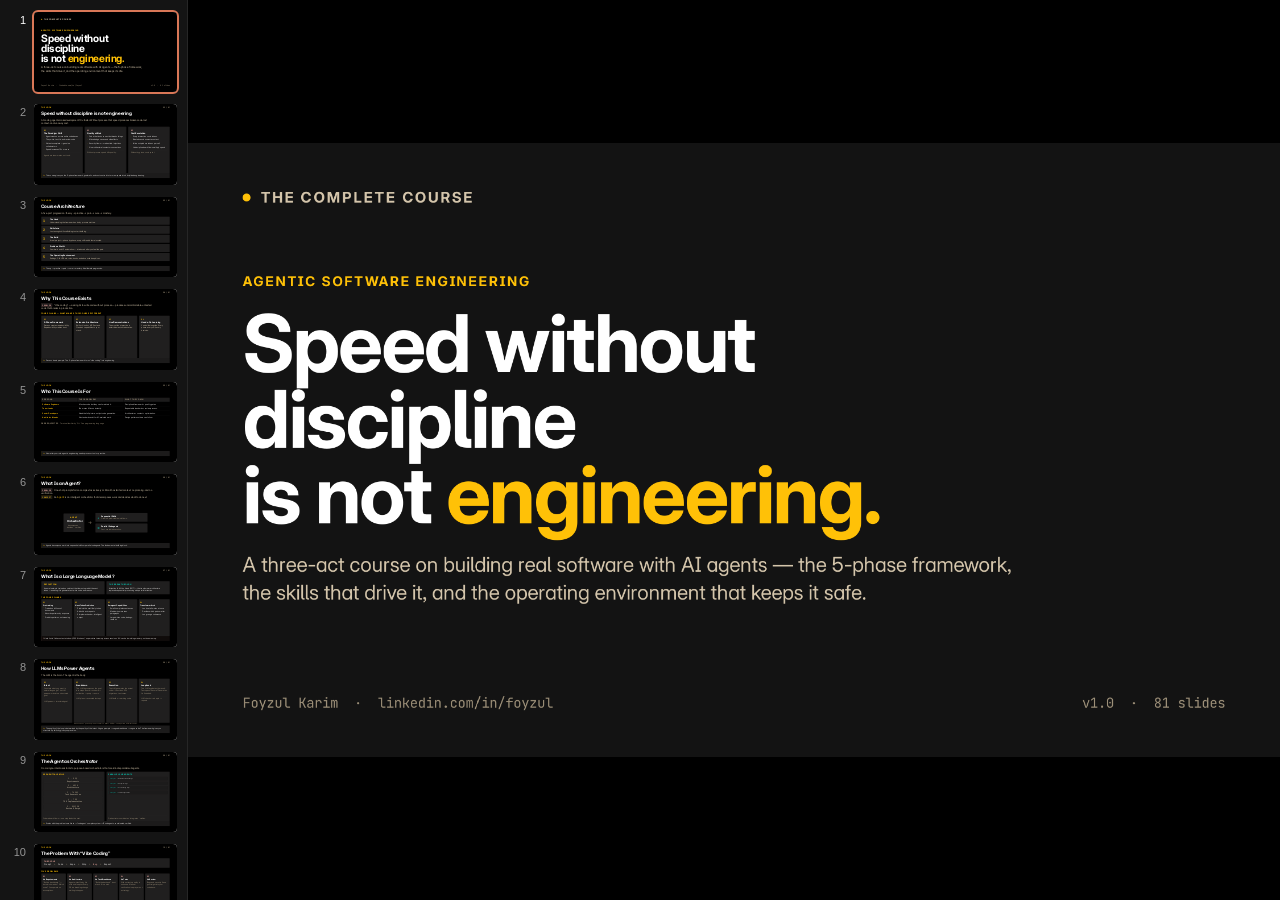
<file: index.html>
<!DOCTYPE html>
<html lang="en">
<head>
<meta charset="UTF-8">
<title>Agentic Software Engineering — The Complete Course</title>
<link rel="preconnect" href="https://fonts.googleapis.com">
<link rel="preconnect" href="https://fonts.gstatic.com" crossorigin>
<link rel="stylesheet" href="https://fonts.googleapis.com/css2?family=Inter:wght@400;500;600;700;800&family=JetBrains+Mono:wght@400;500;600;700&display=swap">
<link rel="stylesheet" href="https://fonts.googleapis.com/css2?family=Material+Symbols+Outlined:wght,FILL@100..700,0..1&display=swap">
<link rel="stylesheet" href="styles.css">
<script src="deck-stage.js"></script>
</head>
<body>
<deck-stage width="1920" height="1080">

<!-- =====================================================
     SLIDE 01 — COVER
     ===================================================== -->
<section data-label="01 Cover" class="cover">
  <div class="cover-inner">
    <div class="cover-mark">
      <span class="dot"></span>
      <span>The Complete Course</span>
    </div>
    <div>
      <div class="label-caps gold" style="margin-bottom: 28px;">Agentic Software Engineering</div>
      <h1 class="cover-title">Speed without<br>discipline<br>is not <span class="accent">engineering.</span></h1>
      <p class="cover-sub">A three-act course on building real software with AI agents — the 5-phase framework, the skills that drive it, and the operating environment that keeps it safe.</p>
    </div>
    <div class="cover-foot">
      <span>Foyzul Karim &nbsp;·&nbsp; linkedin.com/in/foyzul</span>
      <span>v1.0 &nbsp;·&nbsp; 81 slides</span>
    </div>
  </div>
</section>

<!-- =====================================================
     SLIDE 02 — Paradigm Shift / Quality / Cost
     ===================================================== -->
<section data-label="02 Why now">
  <div class="slide">
    <div class="slide-meta"><span class="gold">The Hook</span><span>02 / 81</span></div>
    <div class="slide-body">
      <h1 class="slide-title">Speed without discipline is not engineering.</h1>
      <p class="slide-lede">AI coding agents make development 10× faster. Without process, that speed produces broken code, lost context, and runaway cost.</p>
      <div class="grid cols-3" style="flex: 1;">
        <div class="card flex-col">
          <div class="card-num">01</div>
          <h2 class="card-h">The Paradigm Shift</h2>
          <ul class="bullets">
            <li>Agents reason across entire codebases</li>
            <li>They write, test, fix, and review code</li>
            <li>Not autocomplete — genuine collaborators</li>
            <li>Speed increases 10× or more</li>
          </ul>
          <div class="card-foot">Agents are teammates, not tools.</div>
        </div>
        <div class="card flex-col">
          <div class="card-num red" style="color: var(--red);">02</div>
          <h2 class="card-h">Quality at Risk</h2>
          <ul class="bullets">
            <li>Code that looks correct but breaks things</li>
            <li>Missed edge cases and side effects</li>
            <li>Security flaws — credentials, injections</li>
            <li>No architectural context or conventions</li>
          </ul>
          <div class="card-foot">Without process, speed kills quality.</div>
        </div>
        <div class="card flex-col">
          <div class="card-num red" style="color: var(--red);">03</div>
          <h2 class="card-h">Cost Escalation</h2>
          <ul class="bullets">
            <li>Every interaction costs tokens</li>
            <li>Bloated sessions waste context</li>
            <li>Inline scripts burn tokens per call</li>
            <li>Undisciplined workflows multiply spend</li>
          </ul>
          <div class="card-foot">Without hygiene, costs spiral.</div>
        </div>
      </div>
      <div class="takeaway"><span class="arrow">→</span>This course gives you the 5-phase framework, guardrails, and cost controls to turn raw speed into disciplined engineering.</div>
    </div>
  </div>
</section>

<!-- =====================================================
     SLIDE 03 — Course Architecture
     ===================================================== -->
<section data-label="03 Course architecture">
  <div class="slide">
    <div class="slide-meta"><span class="gold">The Hook</span><span>03 / 81</span></div>
    <div class="slide-body">
      <h1 class="slide-title">Course Architecture</h1>
      <p class="slide-lede">A five-part progression: theory → practice → pain → cure → mastery.</p>
      <div class="flex-col gap-md" style="flex: 1; gap: 14px;">
        <div class="card row" style="padding: 18px 28px;">
          <div class="big-num" style="font-size: 44px; width: 70px;">1</div>
          <div style="flex: 1;">
            <div class="card-h" style="margin-bottom: 4px; font-size: 26px;">The Hook</div>
            <div class="card-kick">Understanding the framework and why process matters.</div>
          </div>
        </div>
        <div class="card row" style="padding: 18px 28px;">
          <div class="big-num" style="font-size: 44px; width: 70px;">2</div>
          <div style="flex: 1;">
            <div class="card-h" style="margin-bottom: 4px; font-size: 26px;">Skills Intro</div>
            <div class="card-kick">Just enough skill scaffolding to start building.</div>
          </div>
        </div>
        <div class="card row" style="padding: 18px 28px;">
          <div class="big-num" style="font-size: 44px; width: 70px;">3</div>
          <div style="flex: 1;">
            <div class="card-h" style="margin-bottom: 4px; font-size: 26px;">The Build</div>
            <div class="card-kick">A real project — phase by phase, every skill read before invoked.</div>
          </div>
        </div>
        <div class="card row" style="padding: 18px 28px;">
          <div class="big-num" style="font-size: 44px; width: 70px;">4</div>
          <div style="flex: 1;">
            <div class="card-h" style="margin-bottom: 4px; font-size: 26px;">Problems We Hit</div>
            <div class="card-kick">Guardrails and UI automation — introduced after you feel the pain.</div>
          </div>
        </div>
        <div class="card row" style="padding: 18px 28px;">
          <div class="big-num" style="font-size: 44px; width: 70px;">5</div>
          <div style="flex: 1;">
            <div class="card-h" style="margin-bottom: 4px; font-size: 26px;">The Operating Environment</div>
            <div class="card-kick">Settings, CLAUDE.md, rules, hooks, and advanced deep dives.</div>
          </div>
        </div>
      </div>
      <div class="takeaway"><span class="arrow">→</span>Theory → practice → pain → cure → mastery. A deliberate progression.</div>
    </div>
  </div>
</section>

<!-- =====================================================
     SLIDE 04 — Why This Course Exists
     ===================================================== -->
<section data-label="04 Why this course">
  <div class="slide">
    <div class="slide-meta"><span class="gold">The Hook</span><span>04 / 81</span></div>
    <div class="slide-body">
      <h1 class="slide-title">Why This Course Exists</h1>
      <p class="slide-lede"><span class="psbadge problem">Problem</span> &nbsp;&nbsp;“Vibe coding” — asking AI to write code without process — produces unmaintainable, untested code that breaks in production.</p>
      <div class="label-caps gold" style="margin-bottom: 20px;">Four Pillars — What Makes This Course Different</div>
      <div class="grid cols-4" style="flex: 1;">
        <div class="card flex-col">
          <div class="card-num">01</div>
          <h2 class="card-h">5-Phase Framework</h2>
          <div class="card-kick">Process creates reproducibility. Reproducibility creates trust.</div>
        </div>
        <div class="card flex-col">
          <div class="card-num">02</div>
          <h2 class="card-h">Extension Architecture</h2>
          <div class="card-kick">Skills + Hooks + MCP extend Claude's capabilities to your stack.</div>
        </div>
        <div class="card flex-col">
          <div class="card-num">03</div>
          <h2 class="card-h">Live Demonstrations</h2>
          <div class="card-kick">Theory without practice is entertainment, not education.</div>
        </div>
        <div class="card flex-col">
          <div class="card-num">04</div>
          <h2 class="card-h">Hands-On Learning</h2>
          <div class="card-kick">You build alongside. Every phase, every skill, every decision.</div>
        </div>
      </div>
      <div class="takeaway"><span class="arrow">→</span>Process beats prompts. The 5-phase framework turns “vibe coding” into engineering.</div>
    </div>
  </div>
</section>

<!-- =====================================================
     SLIDE 05 — Who This Course Is For
     ===================================================== -->
<section data-label="05 Who this course is for">
  <div class="slide">
    <div class="slide-meta"><span class="gold">The Hook</span><span>05 / 81</span></div>
    <div class="slide-body">
      <h1 class="slide-title">Who This Course Is For</h1>
      <table class="deck" style="margin-top: 20px;">
        <thead>
          <tr><th style="width: 28%;">Persona</th><th style="width: 36%;">Their Problem</th><th>What They Gain</th></tr>
        </thead>
        <tbody>
          <tr>
            <td class="gold">Software Engineers</td>
            <td>AI writes code but they can't maintain it.</td>
            <td>Disciplined framework + quality gates.</td>
          </tr>
          <tr>
            <td class="gold">Team Leads</td>
            <td>Team uses AI inconsistently.</td>
            <td>Repeatable standards + review process.</td>
          </tr>
          <tr>
            <td class="gold">Senior Developers</td>
            <td>Need the full picture, not just code generation.</td>
            <td>Architecture + context + optimization.</td>
          </tr>
          <tr>
            <td class="gold">Architects &amp; Leads</td>
            <td>No standards exist for AI-assisted work.</td>
            <td>Design patterns others can follow.</td>
          </tr>
        </tbody>
      </table>
      <div style="margin-top: 32px; font-size: 24px; color: var(--text-mute);">
        <span class="label-caps">Prerequisites</span> &nbsp;&nbsp; Terminal familiarity · Git · One programming language
      </div>
      <div class="takeaway"><span class="arrow">→</span>No matter your role, agentic engineering needs process + tools + practice.</div>
    </div>
  </div>
</section>

<!-- =====================================================
     SLIDE 06 — What Is an Agent?
     ===================================================== -->
<section data-label="06 What is an agent">
  <div class="slide">
    <div class="slide-meta"><span class="gold">The Hook</span><span>06 / 81</span></div>
    <div class="slide-body">
      <h1 class="slide-title">What Is an Agent?</h1>
      <p class="slide-lede"><span class="psbadge problem">Problem</span> &nbsp;&nbsp;One-shot prompts fail on complex tasks. Every LLM call has limited context, no planning, and no verification.</p>
      <p class="slide-lede" style="margin-top: -24px;"><span class="psbadge concept">Concept</span> &nbsp;&nbsp;An <span class="gold mono">Agent</span> is an intelligent orchestrator that decomposes work and decides what to do next.</p>
      <div style="flex: 1; display: flex; align-items: center; justify-content: center; gap: 48px; margin-top: 16px;">
        <div class="card" style="width: 280px; text-align: center; padding: 40px;">
          <div class="label-caps gold">Agent</div>
          <div style="font-size: 36px; font-weight: 700; color: var(--text-white); margin: 18px 0; line-height: 1;">Orchestrator</div>
          <div class="fine">decomposes &nbsp;·&nbsp; decides &nbsp;·&nbsp; verifies</div>
        </div>
        <div style="font-size: 56px; color: var(--text-mute);">→</div>
        <div style="display: flex; flex-direction: column; gap: 22px; flex: 1; max-width: 700px;">
          <div class="card row" style="padding: 24px 28px; gap: 24px;">
            <div class="big-num" style="font-size: 44px; color: var(--teal);">⇣</div>
            <div>
              <div class="card-h" style="font-size: 26px; margin-bottom: 6px;">Sequential Skills</div>
              <div class="fine" style="font-size: 24px;">Ordered, predictable workflows.</div>
            </div>
          </div>
          <div class="card row" style="padding: 24px 28px; gap: 24px;">
            <div class="big-num" style="font-size: 44px; color: var(--teal);">⇉</div>
            <div>
              <div class="card-h" style="font-size: 26px; margin-bottom: 6px;">Parallel Subagents</div>
              <div class="fine" style="font-size: 24px;">Fast, scalable execution.</div>
            </div>
          </div>
        </div>
      </div>
      <div class="takeaway"><span class="arrow">→</span>Agents decompose work into sequential skills or parallel subagents. The fundamental building block.</div>
    </div>
  </div>
</section>

<!-- =====================================================
     SLIDE 07 — What Is an LLM?
     ===================================================== -->
<section data-label="07 What is an LLM">
  <div class="slide">
    <div class="slide-meta"><span class="gold">The Hook</span><span>07 / 81</span></div>
    <div class="slide-body">
      <h1 class="slide-title">What Is a Large Language Model?</h1>
      <div class="grid cols-2" style="gap: 24px; margin-bottom: 24px;">
        <div class="card">
          <div class="label-caps gold">Definition</div>
          <div style="margin-top: 12px; font-size: 24px; color: var(--text); line-height: 1.4;">A neural network trained on vast text that learns to predict the next token — enabling it to generate text, write code, and reason.</div>
        </div>
        <div class="card">
          <div class="label-caps teal">The Breakthrough</div>
          <div style="margin-top: 12px; font-size: 24px; color: var(--text); line-height: 1.4;"><em>Attention Is All You Need</em> (2017) — the transformer architecture replaced sequential processing with parallel attention.</div>
        </div>
      </div>
      <div class="label-caps gold" style="margin-bottom: 16px;">The Four Pillars</div>
      <div class="grid cols-4" style="flex: 1; gap: 18px;">
        <div class="card flex-col" style="padding: 22px;">
          <div class="card-num">01</div>
          <div class="card-h" style="font-size: 24px; margin: 6px 0 10px 0;">Pre-training</div>
          <ul class="bullets" style="gap: 8px;"><li style="font-size: 24px;">Trained on billions of documents</li><li style="font-size: 24px;">Absorbs patterns by exposure</li><li style="font-size: 24px;">Predicts patterns, not meaning</li></ul>
        </div>
        <div class="card flex-col" style="padding: 22px;">
          <div class="card-num">02</div>
          <div class="card-h" style="font-size: 24px; margin: 6px 0 10px 0;">Next-Token Prediction</div>
          <ul class="bullets" style="gap: 8px;"><li style="font-size: 24px;">Predicts the next likely token</li><li style="font-size: 24px;">Adds it back, repeats</li><li style="font-size: 24px;">Simple mechanism, intelligent output</li></ul>
        </div>
        <div class="card flex-col" style="padding: 22px;">
          <div class="card-num">03</div>
          <div class="card-h" style="font-size: 24px; margin: 6px 0 10px 0;">Emergent Capabilities</div>
          <ul class="bullets" style="gap: 8px;"><li style="font-size: 24px;">Small: completes sentences</li><li style="font-size: 24px;">Medium: summarizes paragraphs</li><li style="font-size: 24px;">Large: writes code, debugs, reasons</li></ul>
        </div>
        <div class="card flex-col" style="padding: 22px;">
          <div class="card-num">04</div>
          <div class="card-h" style="font-size: 24px; margin: 6px 0 10px 0;">Transformer Arch</div>
          <ul class="bullets" style="gap: 8px;"><li style="font-size: 24px;">Looks at all words at once</li><li style="font-size: 24px;">Decides which parts matter</li><li style="font-size: 24px;">Long-range coherence</li></ul>
        </div>
      </div>
      <div class="takeaway" style="background: rgba(255,180,171,0.06); border-left-color: var(--red);"><span class="arrow" style="color: var(--red);">!</span>Hard limits: finite context window (~200K tokens) · no persistent memory across sessions · KV-cache is working memory, not true memory.</div>
    </div>
  </div>
</section>

<!-- =====================================================
     SLIDE 08 — How LLMs Power Agents
     ===================================================== -->
<section data-label="08 How LLMs power agents">
  <div class="slide">
    <div class="slide-meta"><span class="gold">The Hook</span><span>08 / 81</span></div>
    <div class="slide-body">
      <h1 class="slide-title">How LLMs Power Agents</h1>
      <p class="slide-lede">The LLM is the brain. The agent is the body.</p>
      <div class="grid cols-4" style="flex: 1; gap: 18px;">
        <div class="card flex-col">
          <div class="card-num">01</div>
          <div class="card-h" style="margin: 6px 0 8px 0;">Intent</div>
          <div class="fine" style="font-size: 24px;">You state what you want in natural language. The LLM parses words into a structured goal.</div>
          <div class="card-foot" style="font-size: 24px;">LLM parses → structured goal</div>
        </div>
        <div class="card flex-col">
          <div class="card-num">02</div>
          <div class="card-h" style="margin: 6px 0 8px 0;">Breakdown</div>
          <div class="fine" style="font-size: 24px;">The LLM decomposes the goal into steps. Route → schema → validation → query → errors.</div>
          <div class="card-foot" style="font-size: 24px;">LLM plans → executable steps</div>
        </div>
        <div class="card flex-col">
          <div class="card-num">03</div>
          <div class="card-h" style="margin: 6px 0 8px 0;">Execution</div>
          <div class="fine" style="font-size: 24px;">The LLM generates the actual code — functions, SQL migrations, test cases.</div>
          <div class="card-foot" style="font-size: 24px;">LLM builds → working code</div>
        </div>
        <div class="card flex-col">
          <div class="card-num">04</div>
          <div class="card-h" style="margin: 6px 0 8px 0;">Loopback</div>
          <div class="fine" style="font-size: 24px;">The LLM evaluates the result. Tests pass? Secure? Generates fix if needed.</div>
          <div class="card-foot" style="font-size: 24px;">LLM checks → adapts → repeats</div>
        </div>
      </div>
      <div class="fine" style="font-size: 20px; color: var(--text-mute); margin-bottom: 8px; text-align: center;">Also known as: <em>perceive-plan-act-observe</em> · <em>ReAct</em> · <em>OODA</em> — same pattern, different names.</div>
      <div class="takeaway"><span class="arrow">→</span>The quality of the loop is determined by the quality of the intent. Vague prompts → vague breakdown → vague code. The framework gives you structure. Specificity gives you precision.</div>
    </div>
  </div>
</section>

<!-- =====================================================
     SLIDE 09 — Agent as Orchestrator
     ===================================================== -->
<section data-label="09 Agent as orchestrator">
  <div class="slide">
    <div class="slide-meta"><span class="gold">The Hook</span><span>09 / 81</span></div>
    <div class="slide-body">
      <h1 class="slide-title">The Agent as Orchestrator</h1>
      <p class="slide-lede">From single-intent assistants to purpose-based orchestrators that coordinate parallel subagents.</p>
      <div class="grid cols-2" style="flex: 1; gap: 28px;">
        <div class="card flex-col" style="padding: 24px;">
          <div class="label-caps gold" style="margin-bottom: 14px;">Sequential Skills</div>
          <div class="pipeline" style="flex-direction: column; gap: 10px;">
            <div class="step"><span class="n">1 · REQ</span>Requirements</div>
            <div class="step"><span class="n">2 · ARCH</span>Architecture</div>
            <div class="step"><span class="n">3 · TASKS</span>Task Generation</div>
            <div class="step"><span class="n">4 · TDD</span>TDD Implementation</div>
            <div class="step"><span class="n">5 · REVIEW</span>Review &amp; Merge</div>
          </div>
          <div class="card-foot" style="margin-top: auto;">Ordered workflows — one step feeds the next.</div>
        </div>
        <div class="card flex-col" style="padding: 24px;">
          <div class="label-caps teal" style="margin-bottom: 14px;">Parallel Subagents</div>
          <div style="display: flex; flex-direction: column; gap: 10px;">
            <div style="padding: 14px 18px; background: var(--surface); border: 1px solid var(--border); border-left: 2px solid var(--teal); border-radius: 4px;"><span class="mono teal">Subagent 1</span> &nbsp; Database schema design</div>
            <div style="padding: 14px 18px; background: var(--surface); border: 1px solid var(--border); border-left: 2px solid var(--teal); border-radius: 4px;"><span class="mono teal">Subagent 2</span> &nbsp; API parser logic</div>
            <div style="padding: 14px 18px; background: var(--surface); border: 1px solid var(--border); border-left: 2px solid var(--teal); border-radius: 4px;"><span class="mono teal">Subagent 3</span> &nbsp; Error handling layer</div>
            <div style="padding: 14px 18px; background: var(--surface); border: 1px solid var(--border); border-left: 2px solid var(--teal); border-radius: 4px;"><span class="mono teal">Subagent 4</span> &nbsp; Test suite generation</div>
          </div>
          <div class="card-foot" style="margin-top: auto;">Orchestrator coordinates · integrates · verifies.</div>
        </div>
      </div>
      <div class="takeaway"><span class="arrow">→</span>Scales with the problem: small task → 1 subagent · complex system → 10 subagents, coordinated, verified.</div>
    </div>
  </div>
</section>

<!-- =====================================================
     SLIDE 10 — Problem With Vibe Coding
     ===================================================== -->
<section data-label="10 Vibe coding problem">
  <div class="slide">
    <div class="slide-meta"><span class="gold">The Hook</span><span>10 / 81</span></div>
    <div class="slide-body">
      <h1 class="slide-title">The Problem With “Vibe Coding”</h1>
      <div class="card" style="padding: 24px 32px; margin-bottom: 32px;">
        <div class="label-caps red" style="margin-bottom: 12px;">The cycle</div>
        <div class="mono" style="font-size: 28px; color: var(--text); letter-spacing: 0.02em;">
          Prompt &nbsp;<span class="mute">→</span>&nbsp; Code &nbsp;<span class="mute">→</span>&nbsp; Hope &nbsp;<span class="mute">→</span>&nbsp; Ship &nbsp;<span class="mute">→</span>&nbsp; <span class="red">Bug</span> &nbsp;<span class="mute">→</span>&nbsp; Repeat
        </div>
      </div>
      <div class="label-caps gold" style="margin-bottom: 16px;">Five Problems</div>
      <div class="grid cols-5" style="flex: 1; gap: 16px;">
        <div class="card flex-col" style="padding: 22px;">
          <div class="card-num red" style="color: var(--red);">01</div>
          <div class="card-h" style="font-size: 24px; margin: 6px 0 10px 0;">No Requirements</div>
          <div class="fine" style="font-size: 24px; line-height: 1.45;">“Build a dashboard” — but which metrics? Which users? You operate on assumptions.</div>
        </div>
        <div class="card flex-col" style="padding: 22px;">
          <div class="card-num red" style="color: var(--red);">02</div>
          <div class="card-h" style="font-size: 24px; margin: 6px 0 10px 0;">No Architecture</div>
          <div class="fine" style="font-size: 24px; line-height: 1.45;">Agent writes file by file with no blueprint. Every PR is a breaking change waiting to happen.</div>
        </div>
        <div class="card flex-col" style="padding: 22px;">
          <div class="card-num red" style="color: var(--red);">03</div>
          <div class="card-h" style="font-size: 24px; margin: 6px 0 10px 0;">No Task Breakdown</div>
          <div class="fine" style="font-size: 24px; line-height: 1.45;">“Build the backend” is not a task. It is a wish.</div>
        </div>
        <div class="card flex-col" style="padding: 22px;">
          <div class="card-num red" style="color: var(--red);">04</div>
          <div class="card-h" style="font-size: 24px; margin: 6px 0 10px 0;">No Tests</div>
          <div class="fine" style="font-size: 24px; line-height: 1.45;">Without tests, quality is unknown. Manual verification is a prayer, not a strategy.</div>
        </div>
        <div class="card flex-col" style="padding: 22px;">
          <div class="card-num red" style="color: var(--red);">05</div>
          <div class="card-h" style="font-size: 24px; margin: 6px 0 10px 0;">No Review</div>
          <div class="fine" style="font-size: 24px; line-height: 1.45;">Bugs and security flaws go straight into your codebase.</div>
        </div>
      </div>
      <div class="takeaway"><span class="arrow">→</span>Vibe coding produces toys. The 5-phase framework turns speed into engineering.</div>
    </div>
  </div>
</section>

<!-- =====================================================
     SLIDE 11 — The 5-Phase Framework
     ===================================================== -->
<section data-label="11 5-phase framework">
  <div class="slide">
    <div class="slide-meta"><span class="gold">The Hook</span><span>11 / 81</span></div>
    <div class="slide-body">
      <h1 class="slide-title">The 5-Phase Agentic Framework</h1>
      <p class="slide-lede">Each phase has one owner and produces one deliverable. No phase is optional.</p>
      <table class="deck" style="margin-top: 12px;">
        <thead>
          <tr><th style="width: 70px;">#</th><th style="width: 26%;">Phase</th><th style="width: 22%;">Owner</th><th>Deliverable</th></tr>
        </thead>
        <tbody>
          <tr><td class="num">1</td><td class="gold">Requirement Engineering</td><td>You</td><td>REQ document — <em>what to build</em></td></tr>
          <tr><td class="num">2</td><td class="gold">System Architecture</td><td>You + Claude</td><td>ARCH doc — data models, APIs, modules</td></tr>
          <tr><td class="num">3</td><td class="gold">Task Generation</td><td>Claude</td><td>Task list with tests + scope + REQ trace</td></tr>
          <tr><td class="num">4</td><td class="gold">TDD Implementation</td><td>Claude</td><td>Working code + passing tests</td></tr>
          <tr><td class="num">5</td><td class="gold">Review &amp; Merge</td><td>You + Claude</td><td>Approved PR — 16 parallel checks</td></tr>
        </tbody>
      </table>
      <div class="takeaway"><span class="arrow">→</span>Each phase has one owner and one deliverable. Discipline over speed.</div>
    </div>
  </div>
</section>

<!-- =====================================================
     SLIDE 12 — Three Scenarios
     ===================================================== -->
<section data-label="12 Three scenarios">
  <div class="slide">
    <div class="slide-meta"><span class="gold">The Hook</span><span>12 / 81</span></div>
    <div class="slide-body">
      <h1 class="slide-title">Three Scenarios, One Framework</h1>
      <p class="slide-lede">The same 5-phase pipeline — different entry points. The discipline never changes.</p>
      <div class="pipeline" style="margin-bottom: 32px;">
        <div class="step"><span class="n">1 · REQ</span>Requirements</div>
        <div class="arrow">→</div>
        <div class="step"><span class="n">2 · ARCH</span>Architecture</div>
        <div class="arrow">→</div>
        <div class="step"><span class="n">3 · TASKS</span>Task Generation</div>
        <div class="arrow">→</div>
        <div class="step"><span class="n">4 · TDD</span>TDD Implementation</div>
        <div class="arrow">→</div>
        <div class="step"><span class="n">5 · REVIEW</span>Review &amp; Merge</div>
      </div>
      <table class="deck">
        <thead>
          <tr><th style="width: 22%;">Scenario</th><th style="width: 12%;">REQ</th><th style="width: 12%;">ARCH</th><th style="width: 12%;">TASKS</th><th style="width: 12%;">TDD</th><th style="width: 12%;">REVIEW</th><th>Note</th></tr>
        </thead>
        <tbody>
          <tr>
            <td class="gold">Greenfield</td>
            <td><span class="pill gold">1</span></td>
            <td><span class="pill gold">2</span></td>
            <td><span class="pill gold">3</span></td>
            <td><span class="pill gold">4</span></td>
            <td><span class="pill gold">5</span></td>
            <td>Blank slate — all 5 phases.</td>
          </tr>
          <tr>
            <td class="gold">New Feature</td>
            <td class="mute">—</td>
            <td><span class="pill gold">2</span></td>
            <td><span class="pill gold">3</span></td>
            <td><span class="pill gold">4</span></td>
            <td><span class="pill gold">5</span></td>
            <td>System exists — skip REQ.</td>
          </tr>
          <tr>
            <td class="gold">Bugfix</td>
            <td><span class="pill teal">RCA</span></td>
            <td class="mute">—</td>
            <td><span class="pill gold">3</span></td>
            <td><span class="pill gold">4</span></td>
            <td><span class="pill gold">5</span></td>
            <td>Root-cause analysis first — understand <em>why</em>.</td>
          </tr>
        </tbody>
      </table>
      <div class="takeaway"><span class="arrow">→</span>The entry point changes. The discipline doesn't. Same framework, different starting line.</div>
    </div>
  </div>
</section>

<!-- =====================================================
     SLIDE 13 — Reflection
     ===================================================== -->
<section data-label="13 Reflection">
  <div class="slide">
    <div class="slide-meta"><span class="gold">Reflection</span><span>13 / 81</span></div>
    <div class="slide-body">
      <div class="label-caps gold" style="margin-bottom: 16px;">Reflection</div>
      <h1 class="slide-title">What Did We Learn?</h1>
      <div style="flex: 1; display: flex; align-items: center;">
        <ol class="reflection" style="width: 100%;">
          <li>One-shot prompts fail — complex work needs <span class="gold">agents</span>.</li>
          <li>“Vibe coding” skips steps — <span class="gold">5 phases</span> give AI a process.</li>
          <li>The framework adapts — same discipline, different entry points.</li>
        </ol>
      </div>
      <div class="takeaway"><span class="arrow">→</span>Process beats prompts. Next: the tools that make this process executable.</div>
    </div>
  </div>
</section>

<!-- =====================================================
     SLIDE 14 — Claude Code: Your Agentic CLI
     ===================================================== -->
<section data-label="14 Claude Code CLI">
  <div class="slide">
    <div class="slide-meta"><span class="gold">Skills Intro &nbsp;·&nbsp; The CLI</span><span>14 / 81</span></div>
    <div class="slide-body">
      <h1 class="slide-title">Claude Code: Your Agentic CLI</h1>
      <p class="slide-lede"><span class="psbadge problem">Problem</span>&nbsp;&nbsp;The 5-phase framework needs a tool — one that reads codebases, runs tests, and loads skills.</p>
      <p class="slide-lede" style="margin-top: -24px;"><span class="psbadge concept">Concept</span>&nbsp;&nbsp;Claude Code is Anthropic's official CLI — your terminal interface to agentic engineering.</p>
      <div class="grid cols-4" style="flex: 1; gap: 18px;">
        <div class="card flex-col">
          <div class="card-num">01</div>
          <div class="card-h" style="font-size: 24px; margin: 6px 0 10px 0;">Reads Full Codebase</div>
          <div class="fine" style="font-size: 24px;">Analyzes architecture, dependencies, and conventions across your entire project.</div>
        </div>
        <div class="card flex-col">
          <div class="card-num">02</div>
          <div class="card-h" style="font-size: 24px; margin: 6px 0 10px 0;">Edits, Tests &amp; Shell</div>
          <div class="fine" style="font-size: 24px;">Writes code, runs tests, executes bash — all within your existing workflow.</div>
        </div>
        <div class="card flex-col">
          <div class="card-num">03</div>
          <div class="card-h" style="font-size: 24px; margin: 6px 0 10px 0;">Skills via /commands</div>
          <div class="fine" style="font-size: 24px;">Type <span class="mono gold">/req</span>, <span class="mono gold">/arch</span>, <span class="mono gold">/tdd</span> — Claude loads your skill and follows your process.</div>
        </div>
        <div class="card flex-col">
          <div class="card-num">04</div>
          <div class="card-h" style="font-size: 24px; margin: 6px 0 10px 0;">MCP Integration</div>
          <div class="fine" style="font-size: 24px;">Connects to Playwright, databases, search — giving Claude eyes, arms, and memory.</div>
        </div>
      </div>
      <div class="card row" style="margin-top: 24px; padding: 18px 28px; gap: 32px;">
        <div>
          <div class="label-caps">Install <span class="pill teal" style="font-size: 18px; vertical-align: middle; margin-left: 8px;">Recommended</span></div>
          <div class="mono" style="font-size: 22px; color: var(--gold); margin-top: 4px;">curl -fsSL https://claude.ai/install.sh | bash</div>
          <div class="fine" style="font-size: 20px; margin-top: 6px;">Legacy (no auto-update): <span class="mono" style="color: var(--text-mute);">npm install -g @anthropic-ai/claude-code</span></div>
        </div>
        <div style="flex: 1; padding-left: 32px; border-left: 1px solid var(--border);">
          <div class="label-caps">Needs from you</div>
          <div style="font-size: 24px; color: var(--text); margin-top: 4px;">Clear requirements · Architecture decisions · Well-scoped tasks · Your review</div>
        </div>
      </div>
      <div class="card row" style="padding: 14px 28px; gap: 32px; margin-top: 12px;">
        <div style="flex: 1;">
          <div class="label-caps" style="margin-bottom: 6px;">Surfaces</div>
          <div style="font-size: 24px; color: var(--text-dim);">Terminal CLI &nbsp;·&nbsp; VS Code extension &nbsp;·&nbsp; JetBrains plugin &nbsp;·&nbsp; Desktop app &nbsp;·&nbsp; Web (claude.ai/code) &nbsp;·&nbsp; iOS</div>
        </div>
        <div style="flex: 1; padding-left: 32px; border-left: 1px solid var(--border);">
          <div class="label-caps" style="margin-bottom: 6px;">Auth</div>
          <div style="font-size: 24px; color: var(--text-dim);">Claude.ai subscription (Pro / Max / Teams / Enterprise) &nbsp;·&nbsp; API key &nbsp;·&nbsp; Enterprise SSO (AWS Bedrock · Google Vertex · Azure)</div>
        </div>
      </div>
      <div class="takeaway"><span class="arrow">→</span>Claude Code is the interface. Your clarity is the input. Garbage in, garbage out.</div>
    </div>
  </div>
</section>

<!-- =====================================================
     SLIDE 15 — The .claude/ Directory
     ===================================================== -->
<section data-label="15 .claude directory">
  <div class="slide">
    <div class="slide-meta"><span class="gold">Skills Intro &nbsp;·&nbsp; Layout</span><span>15 / 81</span></div>
    <div class="slide-body">
      <h1 class="slide-title">The <span class="mono gold">.claude/</span> Directory</h1>
      <p class="slide-lede"><span class="psbadge problem">Problem</span>&nbsp;&nbsp;Skills, hooks, settings, rules — scattered. Without the map, you waste hours searching.</p>
      <div class="grid cols-2" style="flex: 1; gap: 32px;">
        <div class="card">
          <div class="label-caps gold" style="margin-bottom: 16px;">Project Layout</div>
<div class="tree"><span class="dir">your-project/</span>
├── <span class="dir">.claude/</span>
│   ├── <span class="dir">skills/</span>
│   │   ├── <span class="file">req.md</span>
│   │   ├── <span class="file">arch.md</span>
│   │   ├── <span class="file">tdd.md</span>
│   │   └── <span class="file">review.md</span>
│   ├── <span class="dir">agents/</span>
│   │   ├── <span class="file">code-reviewer.md</span>
│   │   └── <span class="file">test-writer.md</span>
│   ├── <span class="dir">hooks/</span>
│   │   └── <span class="file">PreToolUse-*.sh</span>
│   ├── <span class="file">settings.json</span>
│   └── <span class="dir">rules/</span>
│       └── <span class="file">*.md</span>
├── <span class="file">CLAUDE.md</span>
└── <span class="file">CLAUDE.local.md</span>  <span class="branch"># gitignored</span></div>
        </div>
        <div class="flex-col gap-md">
          <div class="card tight">
            <div class="label-caps gold">skills/</div>
            <div style="font-size: 24px; margin-top: 6px;">On-demand instructions via slash commands.</div>
          </div>
          <div class="card tight">
            <div class="label-caps gold">hooks/</div>
            <div style="font-size: 24px; margin-top: 6px;">Automatic guardrails at lifecycle events.</div>
          </div>
          <div class="card tight">
            <div class="label-caps gold">settings.json</div>
            <div style="font-size: 24px; margin-top: 6px;">Project config — committed, team standard.</div>
          </div>
          <div class="card tight">
            <div class="label-caps gold">rules/</div>
            <div style="font-size: 24px; margin-top: 6px;">Conditional instructions scoped to file paths.</div>
          </div>
          <div class="card tight">
            <div class="label-caps gold">agents/</div>
            <div style="font-size: 24px; margin-top: 6px;">Specialized subagents with focused tool sets. Invoked automatically when task matches description.</div>
          </div>
        </div>
      </div>
      <div class="takeaway"><span class="arrow">→</span>Global: <span class="mono gold">~/.claude/settings.json</span> + <span class="mono gold">~/.claude/CLAUDE.md</span>. Project wins. No magic.</div>
    </div>
  </div>
</section>

<!-- =====================================================
     SLIDE 16 — Skills: Automate Your Workflows
     ===================================================== -->
<section data-label="16 Skills automate workflows">
  <div class="slide">
    <div class="slide-meta"><span class="gold">Skills Intro &nbsp;·&nbsp; Concept</span><span>16 / 81</span></div>
    <div class="slide-body">
      <h1 class="slide-title">Skills: Automate Your Workflows</h1>
      <p class="slide-lede"><span class="psbadge problem">Problem</span>&nbsp;&nbsp;Every session starts from zero. You re-explain conventions — every single time.</p>
      <p class="slide-lede" style="margin-top: -24px;"><span class="psbadge solution">Solution</span>&nbsp;&nbsp;Skills = markdown in <span class="mono gold">.claude/skills/</span>, loaded on demand via slash command.</p>
      <div class="grid cols-3" style="gap: 18px; margin-bottom: 24px;">
        <div class="card flex-col">
          <div class="card-num">01</div>
          <div class="card-h" style="font-size: 24px; margin: 6px 0 10px 0;">You type /command</div>
          <div class="mono" style="font-size: 24px; color: var(--gold); margin-bottom: 8px;">/req &nbsp;/arch &nbsp;/tdd &nbsp;/review</div>
          <div class="fine">Signal: switch to this workflow.</div>
        </div>
        <div class="card flex-col">
          <div class="card-num">02</div>
          <div class="card-h" style="font-size: 24px; margin: 6px 0 10px 0;">Claude loads skill</div>
          <div class="mono" style="font-size: 24px; color: var(--gold); margin-bottom: 8px;">.claude/skills/req.md</div>
          <div class="fine">Process, checklists, output format.</div>
        </div>
        <div class="card flex-col">
          <div class="card-num">03</div>
          <div class="card-h" style="font-size: 24px; margin: 6px 0 10px 0;">Claude follows it</div>
          <div class="mono" style="font-size: 24px; color: var(--gold-dim); margin-bottom: 8px;">Socratic → ARCH → Tasks → TDD → Review</div>
          <div class="fine">Consistent. Repeatable. Every time.</div>
        </div>
      </div>
      <div class="grid cols-3" style="gap: 18px;">
        <div class="card tight"><div class="label-caps teal">User-invoked</div><div style="font-size: 24px; margin-top: 6px;">You decide when. Not the agent.</div></div>
        <div class="card tight"><div class="label-caps teal">On-demand</div><div style="font-size: 24px; margin-top: 6px;">Zero context bloat until needed.</div></div>
        <div class="card tight"><div class="label-caps teal">Version-controlled</div><div style="font-size: 24px; margin-top: 6px;">In <span class="mono gold">.claude/skills/</span> — shared, committed.</div></div>
      </div>
      <div class="card" style="background: var(--surface); border-left: 3px solid var(--teal); margin-top: 8px;">
        <div style="font-size: 24px; color: var(--text); line-height: 1.5;">Skills are matched by LLM reasoning over the <span class="mono gold">description</span> field — not keyword matching. Write descriptions that articulate <strong>when</strong> to use the skill, not just <strong>what</strong> it does.</div>
        <div class="fine" style="font-size: 22px; color: var(--text-mute); margin-top: 8px;"><strong>Advanced:</strong> Set <span class="mono gold">context: fork</span> in skill frontmatter to run the skill in an isolated subagent context — useful for skills that dispatch parallel agents.</div>
      </div>
      <div class="takeaway"><span class="arrow">→</span>A skill is a contract. Define once. Claude executes every time.</div>
    </div>
  </div>
</section>

<!-- =====================================================
     SLIDE 17 — Build Your First Skill
     ===================================================== -->
<section data-label="17 Build your first skill">
  <div class="slide">
    <div class="slide-meta"><span class="gold">Skills Intro &nbsp;·&nbsp; Hands-on</span><span>17 / 81</span></div>
    <div class="slide-body">
      <h1 class="slide-title">Build Your First Skill</h1>
      <p class="slide-lede"><span class="psbadge concept">Goal</span>&nbsp;&nbsp;Create a skill Claude follows. YAML frontmatter + markdown body.</p>
      <div class="grid cols-2" style="flex: 1; gap: 32px;">
        <div class="flex-col gap-md" style="gap: 18px;">
          <div class="card row" style="padding: 20px 28px; gap: 24px;">
            <div class="big-num" style="font-size: 48px; width: 60px;">1</div>
            <div><div class="card-h" style="font-size: 24px; margin: 0 0 4px 0;">Create directory</div><div class="mono" style="color: var(--gold); font-size: 24px;">mkdir -p .claude/skills</div></div>
          </div>
          <div class="card row" style="padding: 20px 28px; gap: 24px;">
            <div class="big-num" style="font-size: 48px; width: 60px;">2</div>
            <div><div class="card-h" style="font-size: 24px; margin: 0 0 4px 0;">Write the file</div><div class="mono" style="color: var(--gold); font-size: 24px;">.claude/skills/req.md</div></div>
          </div>
          <div class="card row" style="padding: 20px 28px; gap: 24px;">
            <div class="big-num" style="font-size: 48px; width: 60px;">3</div>
            <div><div class="card-h" style="font-size: 24px; margin: 0 0 4px 0;">Define the process</div><div class="fine" style="font-size: 24px;">Checklists + output format</div></div>
          </div>
          <div class="card row" style="padding: 20px 28px; gap: 24px;">
            <div class="big-num" style="font-size: 48px; width: 60px;">4</div>
            <div><div class="card-h" style="font-size: 24px; margin: 0 0 4px 0;">Invoke it</div><div class="mono" style="color: var(--gold); font-size: 24px;">/req</div></div>
          </div>
        </div>
        <div class="card flex-col">
          <div class="label-caps gold">.claude/skills/req.md</div>
<div class="code" style="margin-top: 14px; flex: 1;"><span class="cmt">---</span>
<span class="kw">name</span>: req
<span class="kw">description</span>: Socratic requirements
<span class="kw">color</span>: green
<span class="cmt">---</span>

<span class="gold">## Socratic Interview Checklist</span>
- [ ] Surface assumptions
- [ ] Identify edge cases
- [ ] Define boundaries
- [ ] WHAT not HOW</div>
          <div class="card-foot" style="font-size: 24px;">Frontmatter = label. Body = recipe.</div>
        </div>
      </div>
      <div class="takeaway"><span class="arrow">→</span>Good skill: clear checklists · defined outputs · discipline rules. You design. Claude executes.</div>
    </div>
  </div>
</section>

<!-- =====================================================
     SLIDE 18 — Save Tokens with External Scripts
     ===================================================== -->
<section data-label="18 External scripts">
  <div class="slide">
    <div class="slide-meta"><span class="gold">Skills Intro &nbsp;·&nbsp; Cost</span><span>18 / 81</span></div>
    <div class="slide-body">
      <h1 class="slide-title">Save Tokens with External Scripts</h1>
      <p class="slide-lede"><span class="psbadge problem">Problem</span>&nbsp;&nbsp;Embedding bash in skills bloats context. Those tokens burn — again and again.</p>
      <p class="slide-lede" style="margin-top: -24px;"><span class="psbadge solution">Pattern</span>&nbsp;&nbsp;Extract logic to scripts. Reference from the skill. Bash loads externally.</p>
      <div class="grid cols-2" style="flex: 1; gap: 28px;">
        <div class="card flex-col" style="border-color: rgba(255,180,171,0.3);">
          <div class="row" style="margin-bottom: 14px;">
            <span class="pill red">DON'T</span>
            <span style="font-size: 24px; color: var(--text);">Inline bash</span>
          </div>
<div class="code" style="flex: 1;"><span class="gold">## Run Tests</span>
cd src &amp;&amp; npm run build &amp;&amp;
  npx jest --coverage ...
  --testPathPattern='...'
  &amp;&amp; npx eslint . ...
  --format junit -o ...</div>
          <div class="card-foot" style="color: var(--red);"><span class="mono">~850 tokens</span> per load — loaded into context every time.</div>
        </div>
        <div class="card flex-col" style="border-color: rgba(3,198,178,0.3);">
          <div class="row" style="margin-bottom: 14px;">
            <span class="pill teal">DO</span>
            <span style="font-size: 24px; color: var(--text);">Reference external script</span>
          </div>
<div class="code" style="flex: 1;"><span class="gold">## Run Tests</span>
Execute: ./scripts/run-tests.sh

<span class="cmt"># Full script on disk:
# scripts/run-tests.sh</span></div>
          <div class="card-foot" style="color: var(--teal);"><span class="mono">~18 tokens</span> per load — script loaded by Bash tool, not context.</div>
        </div>
      </div>
      <div class="takeaway"><span class="arrow">→</span><strong>The math:</strong> 850 × 20 = <span class="red mono">17,000 wasted</span> vs 18 × 20 = <span class="teal mono">360 tokens</span>. 47× savings.</div>
    </div>
  </div>
</section>

<!-- =====================================================
     SLIDE 19 — Skill Design Patterns
     ===================================================== -->
<section data-label="19 Skill design patterns">
  <div class="slide">
    <div class="slide-meta"><span class="gold">Skills Intro &nbsp;·&nbsp; Design</span><span>19 / 81</span></div>
    <div class="slide-body">
      <h1 class="slide-title">Skill Design Patterns</h1>
      <p class="slide-lede"><span class="psbadge problem">Problem</span>&nbsp;&nbsp;Skills can be ignored or bloated. Four patterns fix accuracy and tokens.</p>
      <div class="grid cols-2" style="flex: 1; gap: 22px;">
        <div class="card flex-col">
          <div class="row" style="justify-content: space-between;">
            <div class="card-num">01</div>
            <span class="pill gold">Accuracy</span>
          </div>
          <div class="card-h" style="margin: 8px 0 12px 0;">Lead with the Rule</div>
          <div class="fine" style="font-size: 24px; margin-bottom: 10px;">LLMs over-attend to start/end. Buried instructions get lost.</div>
          <div style="font-size: 24px; color: var(--text-dim);">Put the #1 rule at the <span class="gold">TOP</span>. Output format at the <span class="gold">BOTTOM</span>. Bookend.</div>
        </div>
        <div class="card flex-col">
          <div class="row" style="justify-content: space-between;">
            <div class="card-num">02</div>
            <span class="pill teal">Tokens</span>
          </div>
          <div class="card-h" style="margin: 8px 0 12px 0;">One Skill Per Workflow</div>
          <div class="fine" style="font-size: 24px; margin-bottom: 10px;">Mega-skills load everything. Most is irrelevant.</div>
          <div style="font-size: 24px; color: var(--text-dim);"><span class="mono gold">req.md · arch.md · tdd.md · review.md</span>. Load only what you need.</div>
        </div>
        <div class="card flex-col">
          <div class="row" style="justify-content: space-between;">
            <div class="card-num">03</div>
            <span class="pill teal">Tokens</span>
          </div>
          <div class="card-h" style="margin: 8px 0 12px 0;">Use @path, Never Paste</div>
          <div class="fine" style="font-size: 24px; margin-bottom: 10px;">Pasting docs into skills bloats context permanently.</div>
          <div style="font-size: 24px; color: var(--text-dim);">Write <span class="mono gold">@docs/ARCH.md</span>. Loaded only when needed.</div>
        </div>
        <div class="card flex-col">
          <div class="row" style="justify-content: space-between;">
            <div class="card-num">04</div>
            <span class="pill gold">Accuracy</span>
          </div>
          <div class="card-h" style="margin: 8px 0 12px 0;">Explicit Output Tags</div>
          <div class="fine" style="font-size: 24px; margin-bottom: 10px;">Vague instructions produce vague results.</div>
          <div style="font-size: 24px; color: var(--text-dim);">Use <span class="mono gold">&lt;output_format&gt;</span>, <span class="mono gold">&lt;acceptance_criteria&gt;</span>. Higher precision than prose.</div>
        </div>
      </div>
      <div class="card flex-col" style="margin-top: 16px; border-color: rgba(255,193,7,0.4);">
        <div class="row" style="justify-content: space-between;">
          <div class="card-num">05</div>
          <span class="pill gold">Accuracy</span>
        </div>
        <div class="card-h" style="margin: 8px 0 12px 0;">Write Descriptions as Trigger Conditions</div>
        <div class="fine" style="font-size: 24px; margin-bottom: 10px;">The <span class="mono gold">description</span> field is evaluated by LLM reasoning — not keyword matching — to decide when to auto-invoke the skill.</div>
        <div style="font-size: 24px; color: var(--text-dim);">Write: <span class="mono gold">"Use when the user asks for a structured requirements interview"</span> &nbsp; — not: <span class="mono">"Requirements skill"</span> (manual invocation only).</div>
      </div>
      <div class="takeaway"><span class="arrow">→</span>Design for the LLM's attention pattern. Accuracy is a decision.</div>
    </div>
  </div>
</section>

<!-- =====================================================
     SLIDE N-19A — Prompting for Precision
     ===================================================== -->
<section data-label="N-19A Prompting for precision">
  <div class="slide">
    <div class="slide-meta"><span class="gold">Skills Intro &nbsp;&middot;&nbsp; Communication</span><span>19A / 81</span></div>
    <div class="slide-body">
      <h1 class="slide-title">Prompting for Precision</h1>
      <p class="slide-lede">Four rules that determine whether Claude follows your process or improvises.</p>
      <div class="grid cols-2" style="flex: 1; gap: 22px;">
        <div class="card flex-col">
          <div class="row" style="justify-content: space-between;">
            <div class="card-num">01</div>
            <span class="pill gold">Accuracy</span>
          </div>
          <div class="card-h" style="margin: 8px 0 12px 0;">Be Explicit, Not Conversational</div>
          <div class="code" style="font-size: 22px; margin-bottom: 10px;">"Refactor src/auth/middleware.ts to extract JWT
validation into validateToken(), add expired-token
handling, add unit tests"</div>
          <div style="font-size: 24px; color: var(--text-mute);">beats: <span class="mono">"clean up the auth code"</span></div>
        </div>
        <div class="card flex-col">
          <div class="row" style="justify-content: space-between;">
            <div class="card-num">02</div>
            <span class="pill teal">Context</span>
          </div>
          <div class="card-h" style="margin: 8px 0 12px 0;">Investigate Before Answering</div>
          <div style="font-size: 24px; color: var(--text-dim); margin-bottom: 10px;">Add to CLAUDE.md:</div>
          <div class="code" style="font-size: 22px;">"ALWAYS read relevant files before proposing edits.
Never speculate about code you have not opened."</div>
          <div class="fine" style="font-size: 22px; margin-top: 10px;">Prevents hallucinated imports and phantom file paths.</div>
        </div>
        <div class="card flex-col">
          <div class="row" style="justify-content: space-between;">
            <div class="card-num">03</div>
            <span class="pill teal">Tokens</span>
          </div>
          <div class="card-h" style="margin: 8px 0 12px 0;">Only What's Requested</div>
          <div class="code" style="font-size: 22px; margin-bottom: 10px;">"Only make changes directly requested.
Do not refactor adjacent code."</div>
          <div class="fine" style="font-size: 24px;">Prevents scope drift — the #1 cause of wasted tokens.</div>
        </div>
        <div class="card flex-col">
          <div class="row" style="justify-content: space-between;">
            <div class="card-num">04</div>
            <span class="pill gold">Accuracy</span>
          </div>
          <div class="card-h" style="margin: 8px 0 12px 0;">Match Thinking to Complexity</div>
          <div class="pipeline" style="flex-direction: column; gap: 6px; align-items: flex-start;">
            <div class="step"><span class="n">/fast</span>routine execution</div>
            <div class="step"><span class="n">think</span>standard tasks</div>
            <div class="step"><span class="n">think hard</span>multi-step reasoning</div>
            <div class="step here"><span class="n">ultrathink</span>architectural decisions</div>
          </div>
        </div>
      </div>
      <div class="takeaway"><span class="arrow">→</span>The framework gives you structure. Specificity gives you precision. Process + precise prompts = disciplined engineering.</div>
    </div>
  </div>
</section>

<!-- =====================================================
     SLIDE N-19B — Built-in Agents: Explore & Plan
     ===================================================== -->
<section data-label="N-19B Built-in agents">
  <div class="slide">
    <div class="slide-meta"><span class="gold">Skills Intro &nbsp;&middot;&nbsp; Agents</span><span>19B / 81</span></div>
    <div class="slide-body">
      <h1 class="slide-title">Built-in Agents: Explore Before You Build</h1>
      <p class="slide-lede">Two read-only agents that make architecture and exploration safer — shipped inside Claude Code, no setup required.</p>
      <div class="grid cols-2" style="flex: 1; gap: 28px;">
        <div class="card flex-col" style="border-color: rgba(3,198,178,0.3);">
          <div class="label-caps teal" style="margin-bottom: 14px;">Explore Agent</div>
          <div class="fine" style="font-size: 24px; margin-bottom: 14px;"><strong>Tools:</strong> Read, Grep, Glob (read-only — cannot write or edit)</div>
          <div class="fine" style="font-size: 24px; margin-bottom: 14px;"><strong>Use for:</strong> Understanding an unfamiliar codebase before proposing changes.</div>
          <div class="fine" style="font-size: 24px; margin-bottom: 14px;"><strong>How to invoke:</strong> Ask Claude to explore before architecting, or use the Agent tool with <span class="mono gold">subagent_type="Explore"</span>.</div>
          <div class="card-foot" style="color: var(--teal); font-size: 24px;"><strong>When:</strong> Before writing an architecture document. Before touching legacy code.</div>
        </div>
        <div class="card flex-col" style="border-color: rgba(255,193,7,0.3);">
          <div class="label-caps gold" style="margin-bottom: 14px;">Plan Agent</div>
          <div class="fine" style="font-size: 24px; margin-bottom: 14px;"><strong>Tools:</strong> Read-only — cannot modify files.</div>
          <div class="fine" style="font-size: 24px; margin-bottom: 14px;"><strong>Use for:</strong> Designing architecture grounded in actual codebase state.</div>
          <div class="fine" style="font-size: 24px; margin-bottom: 14px;"><strong>How to invoke:</strong> <span class="mono gold">Shift+Tab</span> cycles permission modes → Plan mode. Or type <span class="mono gold">/plan</span>.</div>
          <div class="card-foot" style="color: var(--gold); font-size: 24px;"><strong>When:</strong> Before implementing a complex feature. Before a refactor.</div>
        </div>
      </div>
      <div class="card" style="background: var(--surface); border-left: 3px solid var(--gold); margin-top: 16px;">
        <div style="font-size: 24px; color: var(--text); line-height: 1.5;">Both agents are <strong>read-only by definition</strong> — they literally cannot write files. Safe to run on unfamiliar codebases before you understand them.</div>
      </div>
      <div class="takeaway"><span class="arrow">→</span>The best architecture is grounded architecture. Explore before you plan. Plan before you code.</div>
    </div>
  </div>
</section>

<!-- =====================================================
     SLIDE 20 — Phase 1: Requirements — The Craft
     ===================================================== -->
<section data-label="20 Requirements craft">
  <div class="slide">
    <div class="slide-meta"><span class="gold">The Build &nbsp;·&nbsp; Phase 1 / 5</span><span>20 / 81</span></div>
    <div class="slide-body">
      <h1 class="slide-title">The Craft of Requirement Engineering</h1>
      <p class="slide-lede"><span class="psbadge problem">Problem</span>&nbsp;&nbsp;Vague requirements compound into wrong architecture, wrong tasks, wrong code. Ambiguity is the #1 cause of AI project failure.</p>
      <p class="slide-lede" style="margin-top: -24px;"><span class="psbadge concept">Concept</span>&nbsp;&nbsp;A requirement is a contract. Precise, verifiable, readable by anyone — without being in the room.</p>
      <div class="pipeline" style="margin-bottom: 24px;">
        <div class="step here"><span class="n">1 · REQ</span>Requirements</div>
        <div class="arrow">→</div>
        <div class="step"><span class="n">2 · ARCH</span>Architecture</div>
        <div class="arrow">→</div>
        <div class="step"><span class="n">3 · TASKS</span>Task Gen</div>
        <div class="arrow">→</div>
        <div class="step"><span class="n">4 · TDD</span>TDD</div>
        <div class="arrow">→</div>
        <div class="step"><span class="n">5 · REVIEW</span>Review</div>
      </div>
      <div class="grid cols-3" style="flex: 1; gap: 18px;">
        <div class="card flex-col">
          <div class="card-h" style="font-size: 24px; margin-bottom: 10px;">Socratic Interview</div>
          <div class="fine" style="font-size: 24px;">Claude asks. You answer. <span class="gold">Intent → Behaviors → Edge Cases → Acceptance → Decisions → Artifact</span>. Six phases, every time.</div>
        </div>
        <div class="card flex-col">
          <div class="card-h" style="font-size: 24px; margin-bottom: 10px;">Detail Without Technicality</div>
          <div class="fine" style="font-size: 24px;">WHAT not HOW. <em>“The wizard auto-saves”</em> is in. <em>“debounced useEffect”</em> is out. File names, schemas, code belong to Phase 2.</div>
        </div>
        <div class="card flex-col">
          <div class="card-h" style="font-size: 24px; margin-bottom: 10px;">Sprint-Sized Scope</div>
          <div class="fine" style="font-size: 24px;">One digestible chunk per REQ. If the conversation reveals more, split — never push scope downstream.</div>
        </div>
      </div>
      <div class="grid cols-2" style="margin-top: 18px; gap: 18px;">
        <div class="card tight" style="display: flex; align-items: center; gap: 14px;"><span class="pill gold" style="flex-shrink: 0;">Mode A</span><span style="font-size: 24px; line-height: 1.35;">Raw idea → full Socratic interview, 6 phases.</span></div>
        <div class="card tight" style="display: flex; align-items: center; gap: 14px;"><span class="pill gold" style="flex-shrink: 0;">Mode B</span><span style="font-size: 24px; line-height: 1.35;">Existing PRD → gap-fill interview, diagnoses missing pieces.</span></div>
      </div>
      <div class="takeaway"><span class="arrow">→</span>This is the craft. Next: the specific problems our skill was built to solve.</div>
    </div>
  </div>
</section>

<!-- =====================================================
     SLIDE 21 — Why We Built plan-requirements
     ===================================================== -->
<section data-label="21 Why plan-requirements">
  <div class="slide">
    <div class="slide-meta"><span class="gold">Phase 1 &nbsp;·&nbsp; Why this skill</span><span>21 / 81</span></div>
    <div class="slide-body">
      <h1 class="slide-title">Why We Built <span class="mono gold">plan-requirements</span></h1>
      <p class="slide-lede"><span class="psbadge problem">Problem</span>&nbsp;&nbsp;Four recurring failures in requirement gathering that kill projects before the first line of code.</p>
      <div class="grid cols-4" style="flex: 1; gap: 18px;">
        <div class="card flex-col">
          <div class="row" style="justify-content: space-between;"><div class="card-num red" style="color: var(--red);">01</div><span class="pill red">Re-explaining</span></div>
          <div class="card-h" style="font-size: 24px; margin: 8px 0 10px 0;">The Blank Slate</div>
          <div class="fine" style="font-size: 24px;">Every session starts from zero. Claude has no memory of your product context — you re-explain everything, or worse, forget to.</div>
        </div>
        <div class="card flex-col">
          <div class="row" style="justify-content: space-between;"><div class="card-num red" style="color: var(--red);">02</div><span class="pill red">Production bugs</span></div>
          <div class="card-h" style="font-size: 24px; margin: 8px 0 10px 0;">Happy Path Bias</div>
          <div class="fine" style="font-size: 24px;">Edge cases get skipped — always. Failure modes discovered in production, not requirements. 100× costlier.</div>
        </div>
        <div class="card flex-col">
          <div class="row" style="justify-content: space-between;"><div class="card-num red" style="color: var(--red);">03</div><span class="pill red">Sprint chaos</span></div>
          <div class="card-h" style="font-size: 24px; margin: 8px 0 10px 0;">The PRD Gap</div>
          <div class="fine" style="font-size: 24px;">Stakeholder docs aren't sprint-ready. PRDs miss verifiable acceptance criteria, explicit scope, “what a dev gets wrong” nuance.</div>
        </div>
        <div class="card flex-col">
          <div class="row" style="justify-content: space-between;"><div class="card-num red" style="color: var(--red);">04</div><span class="pill red">Deadline miss</span></div>
          <div class="card-h" style="font-size: 24px; margin: 8px 0 10px 0;">Scope Bleed</div>
          <div class="fine" style="font-size: 24px;">Large features aren't split at the source. Conversations scope-creep in real time. Bloated requirements break every later phase.</div>
        </div>
      </div>
      <div class="takeaway"><span class="arrow">→</span>These are not user failures. They are systemic gaps. That's what a skill fixes.</div>
    </div>
  </div>
</section>

<!-- =====================================================
     SLIDE 22 — plan-requirements: How It Works
     ===================================================== -->
<section data-label="22 plan-requirements how">
  <div class="slide">
    <div class="slide-meta"><span class="gold">Phase 1 &nbsp;·&nbsp; How it works</span><span>22 / 81</span></div>
    <div class="slide-body">
      <h1 class="slide-title"><span class="mono gold">plan-requirements</span>: How It Works</h1>
      <p class="slide-lede"><span class="psbadge solution">Solution</span>&nbsp;&nbsp;Six-phase Socratic flow + readiness checklist + Phase 1 Gate. Structured interview, structured output.</p>
      <div class="grid cols-2" style="flex: 1; gap: 22px;">
        <div class="card">
          <div class="label-caps gold" style="margin-bottom: 10px;">Solves: Blank Slate</div>
          <div class="card-h" style="font-size: 24px; margin-bottom: 8px;">Structured 6-phase flow (A–F)</div>
          <div class="fine" style="font-size: 24px;">Intent · Behaviors · Edge Cases · Acceptance · Decisions · Artifact. No re-explaining.</div>
        </div>
        <div class="card">
          <div class="label-caps gold" style="margin-bottom: 10px;">Solves: Happy Path Bias</div>
          <div class="card-h" style="font-size: 24px; margin-bottom: 8px;">Dedicated Edge Case phase (C)</div>
          <div class="fine" style="font-size: 24px;">Systematic probing: input edges, concurrency, dependencies, security, scale.</div>
        </div>
        <div class="card">
          <div class="label-caps gold" style="margin-bottom: 10px;">Solves: PRD Gap</div>
          <div class="card-h" style="font-size: 24px; margin-bottom: 8px;">Two entry modes + acceptance criteria</div>
          <div class="fine" style="font-size: 24px;">Mode B gap-fills existing PRDs. Every requirement gets a verifiable criterion.</div>
        </div>
        <div class="card">
          <div class="label-caps gold" style="margin-bottom: 10px;">Solves: Scope Bleed</div>
          <div class="card-h" style="font-size: 24px; margin-bottom: 8px;">Sprint-sizing + 8-check readiness gate</div>
          <div class="fine" style="font-size: 24px;">Must be sprint-sized. Must have scope boundaries. Must be cold-readable.</div>
        </div>
      </div>
      <div class="card" style="margin-top: 22px; background: var(--surface); border-left: 3px solid var(--gold);">
        <div class="label-caps gold" style="margin-bottom: 12px;">Phase 1 Gate</div>
        <div style="font-size: 24px; color: var(--text); line-height: 1.5;">
          <strong>1.</strong> Can I explain every requirement without ambiguity? &nbsp;&nbsp;<strong>2.</strong> Can any teammate read this cold and enter sprint planning with full context?
          <div class="mute" style="margin-top: 6px; font-size: 24px;">Both must be YES before the artifact is generated. Both must be YES before Phase 2 begins.</div>
        </div>
      </div>
      <div class="takeaway"><span class="arrow">→</span>Output: <span class="mono gold">/specs/requirements/REQ-&lt;slug&gt;.md</span> — Traceable IDs · Decisions log · Scope boundaries · Open questions.</div>
    </div>
  </div>
</section>

<!-- =====================================================
     SLIDE 23 — Demo: plan-requirements
     ===================================================== -->
<section data-label="23 Demo plan-requirements">
  <div class="slide">
    <div class="slide-meta"><span class="gold">Phase 1 &nbsp;·&nbsp; Live Demo</span><span>23 / 81</span></div>
    <div class="slide-body">
      <h1 class="slide-title">Demo: <span class="mono gold">plan-requirements</span></h1>
      <div class="pipeline" style="margin-bottom: 28px; font-size: 24px;">
        <div class="step"><span class="n">step 1</span>Load skill</div>
        <div class="arrow">→</div>
        <div class="step"><span class="n">step 2</span>Socratic interview</div>
        <div class="arrow">→</div>
        <div class="step"><span class="n">step 3</span>Edge case probing</div>
        <div class="arrow">→</div>
        <div class="step"><span class="n">step 4</span>Readiness check</div>
        <div class="arrow">→</div>
        <div class="step"><span class="n">step 5</span>Phase 1 Gate</div>
        <div class="arrow">→</div>
        <div class="step here"><span class="n">step 6</span>REQ artifact</div>
      </div>
      <div class="grid cols-2" style="flex: 1; gap: 28px;">
        <div class="flex-col gap-md" style="gap: 14px;">
          <div class="card tight"><div class="card-num">01</div><div class="card-h" style="font-size: 24px;">The Interview Style</div><div class="fine" style="font-size: 24px;">Claude asks one question at a time. Summarizes before moving on. Offers concrete options when you're unsure.</div></div>
          <div class="card tight"><div class="card-num">02</div><div class="card-h" style="font-size: 24px;">Edge Case Probing</div><div class="fine" style="font-size: 24px;">Watch the “first attempt” probe. <em>“What would a developer get wrong?”</em></div></div>
          <div class="card tight"><div class="card-num">03</div><div class="card-h" style="font-size: 24px;">Readiness Check + Phase 1 Gate</div><div class="fine" style="font-size: 24px;">Claude won't generate the artifact until all 8 criteria pass — and both gate questions answer YES.</div></div>
        </div>
        <div class="card flex-col">
          <div class="label-caps teal" style="margin-bottom: 12px;">Live Demo</div>
          <div class="code" style="margin-bottom: 16px;"><span class="cmt"># Command</span>
<span class="gold">/plan-requirements</span>

<span class="cmt"># Starting prompt</span>
<span class="str">"I want to track my AI sessions"</span></div>
          <div class="label-caps" style="margin-bottom: 8px;">Expected output</div>
<div class="code" style="flex: 1;">/specs/requirements/
  <span class="gold">REQ-session-tracking.md</span>
  - Summary + Problem/Motivation
  - Functional Req (R1, R2, R3…)
  - Edge Cases table
  - Decisions Log
  - Scope: In / Out
  - Open Questions</div>
        </div>
      </div>
      <div class="takeaway"><span class="arrow">→</span>Watch the skill, not just the output. The process is the product.</div>
    </div>
  </div>
</section>

<!-- =====================================================
     SLIDE 24 — Phase 2: Architecture — The Craft
     ===================================================== -->
<section data-label="24 Architecture craft">
  <div class="slide">
    <div class="slide-meta"><span class="gold">The Build &nbsp;·&nbsp; Phase 2 / 5</span><span>24 / 81</span></div>
    <div class="slide-body">
      <h1 class="slide-title">The Craft of System Architecture</h1>
      <p class="slide-lede"><span class="psbadge problem">Problem</span>&nbsp;&nbsp;Architecture designed without reading existing code produces designs that don't fit. Wrong patterns, wrong assumptions, wrong boundaries.</p>
      <p class="slide-lede" style="margin-top: -24px;"><span class="psbadge concept">Concept</span>&nbsp;&nbsp;Ground in reality before designing. Propose, stress-test, then walk the code.</p>
      <div class="pipeline" style="margin-bottom: 24px;">
        <div class="step"><span class="n">1 · REQ</span>Requirements</div>
        <div class="arrow">→</div>
        <div class="step here"><span class="n">2 · ARCH</span>Architecture</div>
        <div class="arrow">→</div>
        <div class="step"><span class="n">3 · TASKS</span>Task Gen</div>
        <div class="arrow">→</div>
        <div class="step"><span class="n">4 · TDD</span>TDD</div>
        <div class="arrow">→</div>
        <div class="step"><span class="n">5 · REVIEW</span>Review</div>
      </div>
      <div class="grid cols-3" style="flex: 1; gap: 18px;">
        <div class="card flex-col">
          <div class="card-h" style="font-size: 24px; margin-bottom: 10px;">Ground in Reality</div>
          <div class="fine" style="font-size: 24px;">Read CLAUDE.md. Run file-tree + search-codebase. Understand existing patterns before proposing new ones. Design for the codebase you have.</div>
        </div>
        <div class="card flex-col">
          <div class="card-h" style="font-size: 24px; margin-bottom: 10px;">Design Collaboratively</div>
          <div class="fine" style="font-size: 24px;">You propose. Claude stress-tests. Offer options with tradeoffs. Every decision traces back to a requirement ID.</div>
        </div>
        <div class="card flex-col">
          <div class="card-h" style="font-size: 24px; margin-bottom: 10px;">Know Where It Lands</div>
          <div class="fine" style="font-size: 24px;">The <span class="gold">Change Footprint</span>: created, modified, deleted, touched-but-not-changed. A design without a footprint is a whiteboard exercise.</div>
        </div>
      </div>
      <div class="grid cols-3" style="margin-top: 18px; gap: 18px;">
        <div class="card tight" style="display: flex; align-items: center; gap: 14px;"><span class="pill gold" style="flex-shrink: 0;">Greenfield</span><span style="font-size: 24px; line-height: 1.35;">Design phases dominate; footprint is shallow.</span></div>
        <div class="card tight" style="display: flex; align-items: center; gap: 14px;"><span class="pill gold" style="flex-shrink: 0;">Brownfield</span><span style="font-size: 24px; line-height: 1.35;">Phase D2 (footprint) is center of gravity.</span></div>
        <div class="card tight" style="display: flex; align-items: center; gap: 14px;"><span class="pill gold" style="flex-shrink: 0;">Refactor</span><span style="font-size: 24px; line-height: 1.35;">Change Footprint is the primary deliverable.</span></div>
      </div>
      <div class="takeaway"><span class="arrow">→</span>This is the craft. Next: the problems our skill was built to solve.</div>
    </div>
  </div>
</section>

<!-- =====================================================
     SLIDE 25 — Why We Built plan-architecture-v2
     ===================================================== -->
<section data-label="25 Why plan-architecture">
  <div class="slide">
    <div class="slide-meta"><span class="gold">Phase 2 &nbsp;·&nbsp; Why this skill</span><span>25 / 81</span></div>
    <div class="slide-body">
      <h1 class="slide-title">Why We Built <span class="mono gold">plan-architecture-v2</span></h1>
      <p class="slide-lede"><span class="psbadge problem">Problem</span>&nbsp;&nbsp;Four recurring failures in AI-assisted architecture that produce ungrounded, untraceable, unimplementable designs.</p>
      <div class="grid cols-4" style="flex: 1; gap: 18px;">
        <div class="card flex-col">
          <div class="row" style="justify-content: space-between;"><div class="card-num red" style="color: var(--red);">01</div><span class="pill red">Token waste</span></div>
          <div class="card-h" style="font-size: 24px; margin: 8px 0 10px 0;">Speculative Reads Burn Tokens</div>
          <div class="fine" style="font-size: 24px;">Claude reads 20+ files to “orient itself.” Every session reinvents discovery. Thousands of tokens on files that never inform the design.</div>
        </div>
        <div class="card flex-col">
          <div class="row" style="justify-content: space-between;"><div class="card-num red" style="color: var(--red);">02</div><span class="pill red">Rewrite</span></div>
          <div class="card-h" style="font-size: 24px; margin: 8px 0 10px 0;">Designs Ignore Existing Patterns</div>
          <div class="fine" style="font-size: 24px;">Proposes layered where hexagonal exists. Designs new auth where one works. Conflicts with in-flight migrations.</div>
        </div>
        <div class="card flex-col">
          <div class="row" style="justify-content: space-between;"><div class="card-num red" style="color: var(--red);">03</div><span class="pill red">Unimplementable</span></div>
          <div class="card-h" style="font-size: 24px; margin: 8px 0 10px 0;">Architecture Without Footprint</div>
          <div class="fine" style="font-size: 24px;">Design docs describe structure but not where it lands. No file paths. No “what changes here.” Another dev cannot implement.</div>
        </div>
        <div class="card flex-col">
          <div class="row" style="justify-content: space-between;"><div class="card-num red" style="color: var(--red);">04</div><span class="pill red">Production incident</span></div>
          <div class="card-h" style="font-size: 24px; margin: 8px 0 10px 0;">No Stress-Test Pass</div>
          <div class="fine" style="font-size: 24px;">Designs shipped without validating against failure scenarios. Rollback paths unclear. Regression risk never assessed.</div>
        </div>
      </div>
      <div class="takeaway"><span class="arrow">→</span>These are process failures, not people failures. The skill encodes discipline so the tool enforces it.</div>
    </div>
  </div>
</section>

<!-- =====================================================
     SLIDE 26 — plan-architecture-v2: How It Works
     ===================================================== -->
<section data-label="26 plan-architecture how">
  <div class="slide">
    <div class="slide-meta"><span class="gold">Phase 2 &nbsp;·&nbsp; How it works</span><span>26 / 81</span></div>
    <div class="slide-body">
      <h1 class="slide-title"><span class="mono gold">plan-architecture-v2</span>: How It Works</h1>
      <p class="slide-lede"><span class="psbadge solution">Solution</span>&nbsp;&nbsp;3-step context gathering + 7-phase flow + Change Footprint Walk + Phase 2 Gate.</p>
      <div class="grid cols-3" style="gap: 18px; margin-bottom: 20px;">
        <div class="card tight"><div class="card-num">01</div><div class="card-h" style="font-size: 24px; margin: 6px 0 6px 0;">file-tree.sh</div><div class="fine" style="font-size: 24px;">Maps the codebase shape — no speculative reads.</div></div>
        <div class="card tight"><div class="card-num">02</div><div class="card-h" style="font-size: 24px; margin: 6px 0 6px 0;">search-codebase.sh -m 3</div><div class="fine" style="font-size: 24px;">Keyword calibration: &gt;100 matches = too broad. &lt;5 files = too narrow.</div></div>
        <div class="card tight"><div class="card-num">03</div><div class="card-h" style="font-size: 24px; margin: 6px 0 6px 0;">Targeted Read</div><div class="fine" style="font-size: 24px;">2 attempts max. Then Glob. Read only on 3-line preview signal.</div></div>
      </div>
      <div class="pipeline" style="margin-bottom: 20px; font-size: 24px;">
        <div class="step"><span class="n">A</span>Context</div>
        <div class="step"><span class="n">B</span>Structure</div>
        <div class="step"><span class="n">C</span>Tech</div>
        <div class="step"><span class="n">D</span>Design</div>
        <div class="step here"><span class="n">D2</span>Footprint</div>
        <div class="step"><span class="n">E</span>Cross-Cutting</div>
        <div class="step"><span class="n">F</span>Stress-Test</div>
        <div class="step"><span class="n">G</span>Artifact</div>
      </div>
      <div class="card" style="flex: 1;">
        <div class="label-caps gold" style="margin-bottom: 14px;">Change Footprint Walk (D2)</div>
        <div class="grid cols-4" style="gap: 18px;">
          <div><div class="mono teal" style="font-size: 26px; font-weight: 700;">+ New</div><div class="fine" style="font-size: 24px; margin-top: 6px;">What gets created, where, following which pattern.</div></div>
          <div><div class="mono gold" style="font-size: 26px; font-weight: 700;">~ Modified</div><div class="fine" style="font-size: 24px; margin-top: 6px;">What changes — one line per file.</div></div>
          <div><div class="mono red" style="font-size: 26px; font-weight: 700;">− Deleted</div><div class="fine" style="font-size: 24px; margin-top: 6px;">What goes away, and why.</div></div>
          <div><div class="mono" style="font-size: 26px; font-weight: 700; color: var(--text-mute);">! Touched</div><div class="fine" style="font-size: 24px; margin-top: 6px;">Silent-regression hotspots.</div></div>
        </div>
      </div>
      <div class="takeaway"><span class="arrow">→</span>Phase 2 Gate: can another senior dev implement this from the doc alone, and point to every place this change lands?</div>
    </div>
  </div>
</section>

<!-- =====================================================
     SLIDE 27 — Demo: plan-architecture-v2
     ===================================================== -->
<section data-label="27 Demo plan-architecture">
  <div class="slide">
    <div class="slide-meta"><span class="gold">Phase 2 &nbsp;·&nbsp; Live Demo</span><span>27 / 81</span></div>
    <div class="slide-body">
      <h1 class="slide-title">Demo: <span class="mono gold">plan-architecture-v2</span></h1>
      <div class="pipeline" style="margin-bottom: 28px; font-size: 24px;">
        <div class="step"><span class="n">step 1</span>Load skill</div>
        <div class="arrow">→</div>
        <div class="step"><span class="n">step 2</span>Context scripts</div>
        <div class="arrow">→</div>
        <div class="step"><span class="n">step 3</span>Design (B–D)</div>
        <div class="arrow">→</div>
        <div class="step"><span class="n">step 4</span>Footprint walk</div>
        <div class="arrow">→</div>
        <div class="step"><span class="n">step 5</span>Stress-test</div>
        <div class="arrow">→</div>
        <div class="step here"><span class="n">step 6</span>ARCH artifact</div>
      </div>
      <div class="grid cols-2" style="flex: 1; gap: 28px;">
        <div class="flex-col gap-md" style="gap: 18px;">
          <div class="card tight"><div class="card-num">01</div><div class="card-h" style="font-size: 24px;">Context Gathering</div><div class="fine" style="font-size: 24px;">Watch the bash scripts run — file-tree, then search-codebase. No speculative reads. Only files surfaced by keywords get touched.</div></div>
          <div class="card tight"><div class="card-num">02</div><div class="card-h" style="font-size: 24px;">Change Footprint Walk</div><div class="fine" style="font-size: 24px;">Brownfield project — watch Phase D2 dominate. New files, modified files, touched-but-not-changed.</div></div>
          <div class="card tight"><div class="card-num">03</div><div class="card-h" style="font-size: 24px;">Stress-Test Pass</div><div class="fine" style="font-size: 24px;">Watch Claude challenge its own design. Forward: what breaks at runtime. Backward: what regresses silently.</div></div>
        </div>
        <div class="card flex-col">
          <div class="label-caps teal" style="margin-bottom: 12px;">Live Demo</div>
          <div class="code" style="margin-bottom: 16px;"><span class="cmt"># Command</span>
<span class="gold">/plan-architecture</span> from:
  specs/requirements/REQ-session-tracking.md</div>
          <div class="label-caps" style="margin-bottom: 8px;">Expected output</div>
<div class="code" style="flex: 1;">/specs/architecture/
  <span class="gold">ARCH-session-tracking.md</span>
  - Architecture Summary + Tech Choices
  - Data Models + API Contracts
  - Change Footprint
  - Areas of Impact + Risk
  - Stress-Test Scenarios
  - Decisions Log</div>
        </div>
      </div>
      <div class="takeaway"><span class="arrow">→</span>Watch the grounding. Context first, design second. No whiteboard architecture.</div>
    </div>
  </div>
</section>

<!-- =====================================================
     SLIDE 28 — Phase 3: Task Generation — The Craft
     ===================================================== -->
<section data-label="28 Tasks craft">
  <div class="slide">
    <div class="slide-meta"><span class="gold">The Build &nbsp;·&nbsp; Phase 3 / 5</span><span>28 / 81</span></div>
    <div class="slide-body">
      <h1 class="slide-title">The Craft of Task Generation</h1>
      <p class="slide-lede"><span class="psbadge problem">Problem</span>&nbsp;&nbsp;Vague to-do items produce vague code. Tasks without test plans produce untested code. Tasks detached from architecture produce wrong code.</p>
      <p class="slide-lede" style="margin-top: -24px;"><span class="psbadge concept">Concept</span>&nbsp;&nbsp;A task is a TDD-ready specification. Test plan first. Anchored on architecture. Sized for a single TDD cycle.</p>
      <div class="pipeline" style="margin-bottom: 24px;">
        <div class="step"><span class="n">1 · REQ</span>Requirements</div>
        <div class="arrow">→</div>
        <div class="step"><span class="n">2 · ARCH</span>Architecture</div>
        <div class="arrow">→</div>
        <div class="step here"><span class="n">3 · TASKS</span>Task Gen</div>
        <div class="arrow">→</div>
        <div class="step"><span class="n">4 · TDD</span>TDD</div>
        <div class="arrow">→</div>
        <div class="step"><span class="n">5 · REVIEW</span>Review</div>
      </div>
      <div class="grid cols-3" style="flex: 1; gap: 18px;">
        <div class="card flex-col">
          <div class="card-h" style="font-size: 24px; margin-bottom: 10px;">One File, Full Context</div>
          <div class="fine" style="font-size: 24px;">Tasks live inside <span class="mono gold">ARCH-*.md</span>. Architecture + tasks in one document. The TDD agent reads one path. No cross-referencing, no stale links.</div>
        </div>
        <div class="card flex-col">
          <div class="card-h" style="font-size: 24px; margin-bottom: 10px;">Test Plan Before Code</div>
          <div class="fine" style="font-size: 24px;">Behavior tests from REQ acceptance. Edge cases from failure modes. Resilience from ARCH stress-tests. Regression guards from touched files.</div>
        </div>
        <div class="card flex-col">
          <div class="card-h" style="font-size: 24px; margin-bottom: 10px;">Footprint-Anchored Scope</div>
          <div class="fine" style="font-size: 24px;">Every task maps to a slice of the Change Footprint. Every entry claimed. No drifting off-plan.</div>
        </div>
      </div>
      <div class="grid cols-3" style="margin-top: 18px; gap: 18px;">
        <div class="card tight" style="display: flex; align-items: center; gap: 14px;"><span class="pill gold" style="flex-shrink: 0;">2–4 prod files</span><span style="font-size: 24px; line-height: 1.35;">per task (excluding tests)</span></div>
        <div class="card tight" style="display: flex; align-items: center; gap: 14px;"><span class="pill gold" style="flex-shrink: 0;">3–8 scenarios</span><span style="font-size: 24px; line-height: 1.35;">behavior + edge + stress + regression</span></div>
        <div class="card tight" style="display: flex; align-items: center; gap: 14px;"><span class="pill red" style="flex-shrink: 0;">Never xl</span><span style="font-size: 24px; line-height: 1.35;">split by endpoint, layer, concern, entity</span></div>
      </div>
      <div class="takeaway"><span class="arrow">→</span>This is the craft. Next: the problems our skill was built to solve.</div>
    </div>
  </div>
</section>

<!-- =====================================================
     SLIDE 29 — Why We Built generate-tasks
     ===================================================== -->
<section data-label="29 Why generate-tasks">
  <div class="slide">
    <div class="slide-meta"><span class="gold">Phase 3 &nbsp;·&nbsp; Why this skill</span><span>29 / 81</span></div>
    <div class="slide-body">
      <h1 class="slide-title">Why We Built <span class="mono gold">generate-tasks</span></h1>
      <p class="slide-lede"><span class="psbadge problem">Problem</span>&nbsp;&nbsp;Four recurring failures in task breakdown that turn architecture into chaos at implementation time.</p>
      <div class="grid cols-4" style="flex: 1; gap: 18px;">
        <div class="card flex-col">
          <div class="row" style="justify-content: space-between;"><div class="card-num red" style="color: var(--red);">01</div><span class="pill red">Interpretation drift</span></div>
          <div class="card-h" style="font-size: 24px; margin: 8px 0 10px 0;">Tasks as Vague To-Dos</div>
          <div class="fine" style="font-size: 24px;">“Implement auth” — no tests, no files, no boundaries. Every developer interprets differently.</div>
        </div>
        <div class="card flex-col">
          <div class="row" style="justify-content: space-between;"><div class="card-num red" style="color: var(--red);">02</div><span class="pill red">Untested code</span></div>
          <div class="card-h" style="font-size: 24px; margin: 8px 0 10px 0;">No Test-First Discipline</div>
          <div class="fine" style="font-size: 24px;">Tests added after to “cover” what was built. Acceptance criteria not translated. Regression risks never tested.</div>
        </div>
        <div class="card flex-col">
          <div class="row" style="justify-content: space-between;"><div class="card-num red" style="color: var(--red);">03</div><span class="pill red">Divergence</span></div>
          <div class="card-h" style="font-size: 24px; margin: 8px 0 10px 0;">Tasks Detached from Architecture</div>
          <div class="fine" style="font-size: 24px;">Tasks in Jira/Linear, no link to ARCH files. Footprint entries orphaned. Architecture and tasks diverge.</div>
        </div>
        <div class="card flex-col">
          <div class="row" style="justify-content: space-between;"><div class="card-num red" style="color: var(--red);">04</div><span class="pill red">Silent breakage</span></div>
          <div class="card-h" style="font-size: 24px; margin: 8px 0 10px 0;">No Regression Guard</div>
          <div class="fine" style="font-size: 24px;">Touched-but-not-changed files never tested. “Should not affect them” — until it does.</div>
        </div>
      </div>
      <div class="takeaway"><span class="arrow">→</span>The gap between architecture and code is where projects die. The skill bridges it with structure, not willpower.</div>
    </div>
  </div>
</section>

<!-- =====================================================
     SLIDE 30 — generate-tasks: How It Works
     ===================================================== -->
<section data-label="30 generate-tasks how">
  <div class="slide">
    <div class="slide-meta"><span class="gold">Phase 3 &nbsp;·&nbsp; How it works</span><span>30 / 81</span></div>
    <div class="slide-body">
      <h1 class="slide-title"><span class="mono gold">generate-tasks</span>: How It Works</h1>
      <p class="slide-lede"><span class="psbadge solution">Solution</span>&nbsp;&nbsp;5-step flow: Understand → Anchor → Draft Tests → Build Spec → Write to ARCH. Test plan before code.</p>
      <div class="pipeline" style="margin-bottom: 24px;">
        <div class="step"><span class="n">1</span>Understand</div>
        <div class="step"><span class="n">2</span>Anchor</div>
        <div class="step"><span class="n">3</span>Draft Tests</div>
        <div class="step"><span class="n">4</span>Build Spec</div>
        <div class="step here"><span class="n">5</span>Write to ARCH</div>
      </div>
      <div class="grid cols-2" style="flex: 1; gap: 22px;">
        <div class="card">
          <div class="label-caps gold" style="margin-bottom: 14px;">Footprint → Task Files Expected</div>
          <table class="deck" style="font-size: 24px;">
            <tr><td class="mono teal" style="width: 50%;">+ New</td><td>→ New &nbsp; <span class="mute">carry pattern forward</span></td></tr>
            <tr><td class="mono gold">~ Modified</td><td>→ Modified &nbsp; <span class="mute">carry “what changes” note</span></td></tr>
            <tr><td class="mono red">− Deleted</td><td>→ Modified &nbsp; <span class="mute">diff shows deletion</span></td></tr>
            <tr><td class="mono mute">! Touched</td><td>→ Must NOT modify &nbsp; <span class="mute">add regression-guard tests</span></td></tr>
          </table>
        </div>
        <div class="card">
          <div class="label-caps gold" style="margin-bottom: 14px;">Four Test Scenario Sources</div>
          <table class="deck" style="font-size: 24px;">
            <tr><td style="width: 55%;">REQ acceptance criteria</td><td>→ Behavior tests</td></tr>
            <tr><td>REQ edge cases / failures</td><td>→ Error / edge tests</td></tr>
            <tr><td>ARCH forward stress-test</td><td>→ Resilience tests</td></tr>
            <tr><td>ARCH touched-but-not-changed</td><td>→ Regression-guard tests</td></tr>
          </table>
        </div>
      </div>
      <div class="card-foot" style="border-top: none; padding-top: 18px; font-size: 24px;">
        <span class="label-caps">Task shape</span>&nbsp;&nbsp;Status · Effort (never xl) · Priority · Dependencies · REQ-IDs · Footprint slice · High-risk callouts
      </div>
      <div class="takeaway"><span class="arrow">→</span>Output: tasks embedded in <span class="mono gold">ARCH-*.md #Tasks</span>. One file = architecture + decisions + contracts + tasks.</div>
    </div>
  </div>
</section>

<!-- =====================================================
     SLIDE 31 — Demo: generate-tasks
     ===================================================== -->
<section data-label="31 Demo generate-tasks">
  <div class="slide">
    <div class="slide-meta"><span class="gold">Phase 3 &nbsp;·&nbsp; Live Demo</span><span>31 / 81</span></div>
    <div class="slide-body">
      <h1 class="slide-title">Demo: <span class="mono gold">generate-tasks</span></h1>
      <div class="pipeline" style="margin-bottom: 28px; font-size: 24px;">
        <div class="step"><span class="n">step 1</span>Load skill</div>
        <div class="arrow">→</div>
        <div class="step"><span class="n">step 2</span>Read ARCH + REQ</div>
        <div class="arrow">→</div>
        <div class="step"><span class="n">step 3</span>Draft test plan</div>
        <div class="arrow">→</div>
        <div class="step"><span class="n">step 4</span>Anchor on footprint</div>
        <div class="arrow">→</div>
        <div class="step here"><span class="n">step 5</span>Write tasks</div>
      </div>
      <div class="grid cols-2" style="flex: 1; gap: 28px;">
        <div class="flex-col gap-md" style="gap: 18px;">
          <div class="card tight"><div class="card-num">01</div><div class="card-h" style="font-size: 24px;">Test Plan Drafting</div><div class="fine" style="font-size: 24px;">Watch Claude pull tests from four sources — REQ acceptance, edge cases, ARCH stress-tests, regression risks. Every test traces upstream.</div></div>
          <div class="card tight"><div class="card-num">02</div><div class="card-h" style="font-size: 24px;">Footprint Anchoring</div><div class="fine" style="font-size: 24px;">Watch each task claim a slice of the Change Footprint. New, modified, must-not-modify. Every entry accounted for.</div></div>
          <div class="card tight"><div class="card-num">03</div><div class="card-h" style="font-size: 24px;">Regression-Guard Tests</div><div class="fine" style="font-size: 24px;">Touched-but-not-changed files get explicit regression tests. <em>“Verify existing login flow still works.”</em> Nothing assumed.</div></div>
        </div>
        <div class="card flex-col">
          <div class="label-caps teal" style="margin-bottom: 12px;">Live Demo</div>
          <div class="code" style="margin-bottom: 16px;"><span class="cmt"># Command</span>
<span class="gold">/generate-tasks</span> from:
  specs/architecture/ARCH-session-tracking.md</div>
          <div class="label-caps" style="margin-bottom: 8px;">Expected output</div>
<div class="code" style="flex: 1;"><span class="gold">ARCH-session-tracking.md #Tasks:</span>
  - Task T1: [Clear Title]
  - Status · Effort · Priority · REQ-IDs
  - Test Plan: behavior + edge
              + stress + regression
  - Files Expected: new / modified
                   / must-not-modify
  - Implementation Notes + Scope</div>
        </div>
      </div>
      <div class="takeaway"><span class="arrow">→</span>Watch the translation. Architecture → tasks → tests. Structure, not willpower.</div>
    </div>
  </div>
</section>

<!-- =====================================================
     SLIDE 32 — Phase 4: TDD — The Craft
     ===================================================== -->
<section data-label="32 TDD craft">
  <div class="slide">
    <div class="slide-meta"><span class="gold">The Build &nbsp;·&nbsp; Phase 4 / 5</span><span>32 / 81</span></div>
    <div class="slide-body">
      <h1 class="slide-title">The Craft of Test-Driven Development</h1>
      <p class="slide-lede"><span class="psbadge problem">Problem</span>&nbsp;&nbsp;Code written before tests produces untestable code. Batched tests hide which change broke what. Skipped refactoring accumulates debt.</p>
      <p class="slide-lede" style="margin-top: -24px;"><span class="psbadge concept">Concept</span>&nbsp;&nbsp;<span class="gold mono">RED → GREEN → REFACTOR</span>. One test at a time. Minimum code to pass.</p>
      <div class="pipeline" style="margin-bottom: 24px;">
        <div class="step"><span class="n">1 · REQ</span>Requirements</div>
        <div class="arrow">→</div>
        <div class="step"><span class="n">2 · ARCH</span>Architecture</div>
        <div class="arrow">→</div>
        <div class="step"><span class="n">3 · TASKS</span>Task Gen</div>
        <div class="arrow">→</div>
        <div class="step here"><span class="n">4 · TDD</span>TDD</div>
        <div class="arrow">→</div>
        <div class="step"><span class="n">5 · REVIEW</span>Review</div>
      </div>
      <div class="grid cols-3" style="flex: 1; gap: 18px;">
        <div class="card flex-col" style="border-color: rgba(255,180,171,0.4);">
          <div class="label-caps red" style="margin-bottom: 10px;">RED</div>
          <div class="fine" style="font-size: 24px;">Write one failing test. Run it. Confirm it fails for the right reason — missing function, not syntax error. Collaborative: show the developer and pause. Autonomous: verify and proceed.</div>
        </div>
        <div class="card flex-col" style="border-color: rgba(3,198,178,0.4);">
          <div class="label-caps teal" style="margin-bottom: 10px;">GREEN</div>
          <div class="fine" style="font-size: 24px;">Write the minimum production code to make the test pass. No more, no less. Run the suite — new test passes, no existing tests broken.</div>
        </div>
        <div class="card flex-col" style="border-color: rgba(255,193,7,0.4);">
          <div class="label-caps gold" style="margin-bottom: 10px;">REFACTOR</div>
          <div class="fine" style="font-size: 24px;">Assess: duplication, naming, structure. If warranted, propose the refactor. Run the suite again. Only when all tests pass, pick up the next test.</div>
        </div>
      </div>
      <div class="grid cols-2" style="margin-top: 18px; gap: 18px;">
        <div class="card tight" style="display: flex; align-items: center; gap: 14px;"><span class="pill gold" style="flex-shrink: 0;">Collaborative (default)</span><span style="font-size: 24px; line-height: 1.35;">Pause at every red/green. Developer confirms.</span></div>
        <div class="card tight" style="display: flex; align-items: center; gap: 14px;"><span class="pill gold" style="flex-shrink: 0;">/tdd auto</span><span style="font-size: 24px; line-height: 1.35;">Runs without pausing. Stops on unexpected failures.</span></div>
      </div>
      <div class="takeaway"><span class="arrow">→</span>Both modes: one test at a time, minimum code, verify failure reason, respect Must NOT Modify, stop on ambiguity.</div>
    </div>
  </div>
</section>

<!-- =====================================================
     SLIDE 33 — Why We Built the TDD Skill
     ===================================================== -->
<section data-label="33 Why TDD skill">
  <div class="slide">
    <div class="slide-meta"><span class="gold">Phase 4 &nbsp;·&nbsp; Why this skill</span><span>33 / 81</span></div>
    <div class="slide-body">
      <h1 class="slide-title">Why We Built the TDD Skill</h1>
      <p class="slide-lede"><span class="psbadge problem">Problem</span>&nbsp;&nbsp;Four discipline failures that turn good task specs into bad code.</p>
      <div class="grid cols-4" style="flex: 1; gap: 18px;">
        <div class="card flex-col">
          <div class="row" style="justify-content: space-between;"><div class="card-num red" style="color: var(--red);">01</div><span class="pill red">Verification theater</span></div>
          <div class="card-h" style="font-size: 24px; margin: 8px 0 10px 0;">Jumping Ahead</div>
          <div class="fine" style="font-size: 24px;">Production code first, test retrofitted. Test verifies code exists, not that it meets the requirement. TDD in name only.</div>
        </div>
        <div class="card flex-col">
          <div class="row" style="justify-content: space-between;"><div class="card-num red" style="color: var(--red);">02</div><span class="pill red">Archaeology</span></div>
          <div class="card-h" style="font-size: 24px; margin: 8px 0 10px 0;">Batching Tests</div>
          <div class="fine" style="font-size: 24px;">Multiple tests written before any pass. When one breaks, you cannot tell which change caused it.</div>
        </div>
        <div class="card flex-col">
          <div class="row" style="justify-content: space-between;"><div class="card-num red" style="color: var(--red);">03</div><span class="pill red">Fragile tests</span></div>
          <div class="card-h" style="font-size: 24px; margin: 8px 0 10px 0;">Mocking Internals</div>
          <div class="fine" style="font-size: 24px;">Mocking the thing being tested. Refactoring breaks tests that should still pass. Change-detectors, not behavior-verifiers.</div>
        </div>
        <div class="card flex-col">
          <div class="row" style="justify-content: space-between;"><div class="card-num red" style="color: var(--red);">04</div><span class="pill red">Scope creep</span></div>
          <div class="card-h" style="font-size: 24px; margin: 8px 0 10px 0;">Scope Drift</div>
          <div class="fine" style="font-size: 24px;">Silently touching files outside the task. <em>“I noticed this was broken so I fixed it.”</em> No test plan, no review.</div>
        </div>
      </div>
      <div class="takeaway"><span class="arrow">→</span>TDD is not a technique — it is a discipline. Discipline requires enforcement, not intention.</div>
    </div>
  </div>
</section>

<!-- =====================================================
     SLIDE 34 — TDD Skill: How It Works
     ===================================================== -->
<section data-label="34 TDD how">
  <div class="slide">
    <div class="slide-meta"><span class="gold">Phase 4 &nbsp;·&nbsp; How it works</span><span>34 / 81</span></div>
    <div class="slide-body">
      <h1 class="slide-title">The TDD Skill: How It Works</h1>
      <p class="slide-lede"><span class="psbadge solution">Solution</span>&nbsp;&nbsp;Two modes. <span class="gold mono">RED→GREEN→REFACTOR</span> cycle. Before-you-start checklist. Footprint-respecting. Phase 4 Gate.</p>
      <div class="grid cols-2" style="gap: 22px; margin-bottom: 22px;">
        <div class="card">
          <div class="label-caps gold" style="margin-bottom: 10px;">Test Discipline</div>
          <table class="deck" style="font-size: 24px;">
            <tr><td style="width: 50%;">Arrange-Act-Assert</td><td>One behavior per test</td></tr>
            <tr><td>Import from prod path</td><td>Even if module doesn't exist yet</td></tr>
            <tr><td>Mock boundaries</td><td>Not internals — external deps only</td></tr>
            <tr><td>Verify failure reason</td><td>Missing function, not syntax error</td></tr>
          </table>
        </div>
        <div class="card">
          <div class="label-caps gold" style="margin-bottom: 10px;">Production Code Discipline</div>
          <table class="deck" style="font-size: 24px;">
            <tr><td style="width: 50%;">Minimum to pass</td><td>No more, no less</td></tr>
            <tr><td>Follow existing patterns</td><td>From Implementation Notes</td></tr>
            <tr><td>Respect Files Expected</td><td>Only create/modify listed files</td></tr>
            <tr><td>Must NOT Modify = sacred</td><td>Regression-guard tests verify</td></tr>
          </table>
        </div>
      </div>
      <div class="card" style="background: var(--surface); border-left: 3px solid var(--gold);">
        <div class="label-caps gold" style="margin-bottom: 10px;">Phase 4 Gate</div>
        <div style="font-size: 24px; color: var(--text); line-height: 1.5;">Do all tests pass <em>and</em> does the code match the architecture decisions from Phase 2?</div>
      </div>
      <div class="takeaway"><span class="arrow">→</span>That's the skill on paper. Now let's see it in action.</div>
    </div>
  </div>
</section>

<!-- =====================================================
     SLIDE 35 — Demo: TDD
     ===================================================== -->
<section data-label="35 Demo TDD">
  <div class="slide">
    <div class="slide-meta"><span class="gold">Phase 4 &nbsp;·&nbsp; Live Demo</span><span>35 / 81</span></div>
    <div class="slide-body">
      <h1 class="slide-title">Demo: Test-Driven Development</h1>
      <div class="pipeline" style="margin-bottom: 28px; font-size: 24px;">
        <div class="step"><span class="n">step 1</span>Load skill</div>
        <div class="arrow">→</div>
        <div class="step"><span class="n">step 2</span>Before-start check</div>
        <div class="arrow">→</div>
        <div class="step" style="border-color: rgba(255,180,171,0.4); color: var(--red);"><span class="n">step 3</span>RED test</div>
        <div class="arrow">→</div>
        <div class="step" style="border-color: rgba(3,198,178,0.4); color: var(--teal);"><span class="n">step 4</span>GREEN code</div>
        <div class="arrow">→</div>
        <div class="step here"><span class="n">step 5</span>REFACTOR?</div>
        <div class="arrow">→</div>
        <div class="step"><span class="n">step 6</span>Full suite</div>
      </div>
      <div class="grid cols-2" style="flex: 1; gap: 28px;">
        <div class="flex-col gap-md" style="gap: 18px;">
          <div class="card tight"><div class="card-num">01</div><div class="card-h" style="font-size: 24px;">Watch the RED Step</div><div class="fine" style="font-size: 24px;">Claude writes one test. Runs it. Verifies it fails for the right reason — missing function, not syntax error. Collaborative: pauses to show you.</div></div>
          <div class="card tight"><div class="card-num">02</div><div class="card-h" style="font-size: 24px;">Watch the GREEN Step</div><div class="fine" style="font-size: 24px;">Claude writes minimum code — just enough to pass. Run the suite. New test green, existing tests unbroken.</div></div>
          <div class="card tight"><div class="card-num">03</div><div class="card-h" style="font-size: 24px;">Watch Scope Discipline</div><div class="fine" style="font-size: 24px;">Footprint-respecting implementation. Files Expected honored. Must NOT Modify untouched. If drift detected, skill pushes back.</div></div>
        </div>
        <div class="card flex-col">
          <div class="label-caps teal" style="margin-bottom: 12px;">Live Demo</div>
          <div class="code" style="margin-bottom: 16px;"><span class="cmt"># Command</span>
<span class="gold">/tdd</span> from:
  specs/architecture/ARCH-session-tracking.md</div>
          <div class="label-caps" style="margin-bottom: 8px;">Expected output</div>
<div class="code" style="flex: 1;"><span class="teal">- Tests pass: task test plan complete</span>
<span class="teal">- Full suite: no regressions</span>
- Task status: <span class="teal">done</span>
- Files created/modified per spec
- Must NOT Modify files: untouched
- Next: <span class="gold">/review task</span></div>
        </div>
      </div>
      <div class="takeaway"><span class="arrow">→</span>Watch the cycle. RED → GREEN → REFACTOR. One test at a time. Discipline, not speed.</div>
    </div>
  </div>
</section>

<!-- =====================================================
     SLIDE 36 — Phase 5: Code Review — The Craft
     ===================================================== -->
<section data-label="36 Review craft">
  <div class="slide">
    <div class="slide-meta"><span class="gold">The Build &nbsp;·&nbsp; Phase 5 / 5</span><span>36 / 81</span></div>
    <div class="slide-body">
      <h1 class="slide-title">The Craft of Code Review</h1>
      <p class="slide-lede"><span class="psbadge problem">Problem</span>&nbsp;&nbsp;Rubber-stamp approvals. Review everything or nothing. No severity triage. Reviewers who fix instead of flag. Review theater.</p>
      <p class="slide-lede" style="margin-top: -24px;"><span class="psbadge concept">Concept</span>&nbsp;&nbsp;Triage first, review second. Human confirms scope. Sub-skills review in parallel. Read-only — flag, don't fix.</p>
      <div class="pipeline" style="margin-bottom: 24px;">
        <div class="step"><span class="n">1 · REQ</span>Requirements</div>
        <div class="arrow">→</div>
        <div class="step"><span class="n">2 · ARCH</span>Architecture</div>
        <div class="arrow">→</div>
        <div class="step"><span class="n">3 · TASKS</span>Task Gen</div>
        <div class="arrow">→</div>
        <div class="step"><span class="n">4 · TDD</span>TDD</div>
        <div class="arrow">→</div>
        <div class="step here"><span class="n">5 · REVIEW</span>Review</div>
      </div>
      <div class="grid cols-3" style="flex: 1; gap: 18px;">
        <div class="card flex-col">
          <div class="card-h" style="font-size: 24px; margin-bottom: 10px;">Triage, Don't Drown</div>
          <div class="fine" style="font-size: 24px;">Review everything = review nothing well. Propose checks; developer confirms. Task completion always in pipeline mode. Security always when user-facing.</div>
        </div>
        <div class="card flex-col">
          <div class="card-h" style="font-size: 24px; margin-bottom: 10px;">Orchestrator Pattern</div>
          <div class="fine" style="font-size: 24px;">One skill dispatches many. Parallel agents, each reading its own SKILL.md. Filtered diffs. Bounded scope. Parallel execution.</div>
        </div>
        <div class="card flex-col">
          <div class="card-h" style="font-size: 24px; margin-bottom: 10px;">Read-Only Discipline</div>
          <div class="fine" style="font-size: 24px;">Flag findings. Do not fix. Do not write code. The developer decides. Separation of detection and remediation.</div>
        </div>
      </div>
      <div class="grid cols-5" style="margin-top: 18px; gap: 12px;">
        <div class="card tight" style="text-align: center;"><span class="pill red" style="background: rgba(255,180,171,0.15);">Critical</span><div class="fine" style="font-size: 24px; margin-top: 6px;">Blocks merge</div></div>
        <div class="card tight" style="text-align: center;"><span class="pill red">High</span><div class="fine" style="font-size: 24px; margin-top: 6px;">Strongly blocks</div></div>
        <div class="card tight" style="text-align: center;"><span class="pill gold">Medium</span><div class="fine" style="font-size: 24px; margin-top: 6px;">Should fix</div></div>
        <div class="card tight" style="text-align: center;"><span class="pill teal">Low</span><div class="fine" style="font-size: 24px; margin-top: 6px;">Suggestion</div></div>
        <div class="card tight" style="text-align: center;"><span class="pill">Manual</span><div class="fine" style="font-size: 24px; margin-top: 6px;">Dev checks</div></div>
      </div>
      <div class="takeaway"><span class="arrow">→</span>This is the craft. Next: the problems the skill was built to solve.</div>
    </div>
  </div>
</section>

<!-- =====================================================
     SLIDE 37 — Why We Built the Review Skill
     ===================================================== -->
<section data-label="37 Why review skill">
  <div class="slide">
    <div class="slide-meta"><span class="gold">Phase 5 &nbsp;·&nbsp; Why this skill</span><span>37 / 81</span></div>
    <div class="slide-body">
      <h1 class="slide-title">Why We Built the Review Skill</h1>
      <p class="slide-lede"><span class="psbadge problem">Problem</span>&nbsp;&nbsp;Four failures that turn code review into approval theater — or avoidance.</p>
      <div class="grid cols-4" style="flex: 1; gap: 18px;">
        <div class="card flex-col">
          <div class="row" style="justify-content: space-between;"><div class="card-num red" style="color: var(--red);">01</div><span class="pill red">Merge lottery</span></div>
          <div class="card-h" style="font-size: 24px; margin: 8px 0 10px 0;">Rubber-Stamp Approvals</div>
          <div class="fine" style="font-size: 24px;">“LGTM” on 500 lines without reading. No architecture verification. No security scan.</div>
        </div>
        <div class="card flex-col">
          <div class="row" style="justify-content: space-between;"><div class="card-num red" style="color: var(--red);">02</div><span class="pill red">Inconsistent depth</span></div>
          <div class="card-h" style="font-size: 24px; margin: 8px 0 10px 0;">Review Everything or Nothing</div>
          <div class="fine" style="font-size: 24px;">A typo fix gets the same depth as a new auth system. Large PRs get superficial review because nobody has time.</div>
        </div>
        <div class="card flex-col">
          <div class="row" style="justify-content: space-between;"><div class="card-num red" style="color: var(--red);">03</div><span class="pill red">Signal lost</span></div>
          <div class="card-h" style="font-size: 24px; margin: 8px 0 10px 0;">No Severity Discipline</div>
          <div class="fine" style="font-size: 24px;">A missing semicolon gets the same attention as a SQL injection. Style preferences drown out security findings.</div>
        </div>
        <div class="card flex-col">
          <div class="row" style="justify-content: space-between;"><div class="card-num red" style="color: var(--red);">04</div><span class="pill red">Two jobs</span></div>
          <div class="card-h" style="font-size: 24px; margin: 8px 0 10px 0;">Reviewer as Janitor</div>
          <div class="fine" style="font-size: 24px;">Reviewer renames a variable, pushes a commit. Developer never learns why it was wrong. Two jobs badly instead of one job well.</div>
        </div>
      </div>
      <div class="takeaway"><span class="arrow">→</span>Review is the last line of defense. When it fails, all prior phases' value is lost.</div>
    </div>
  </div>
</section>

<!-- =====================================================
     SLIDE 38 — review: How It Works
     ===================================================== -->
<section data-label="38 review how">
  <div class="slide">
    <div class="slide-meta"><span class="gold">Phase 5 &nbsp;·&nbsp; How it works</span><span>38 / 81</span></div>
    <div class="slide-body">
      <h1 class="slide-title"><span class="mono gold">review</span>: How It Works</h1>
      <p class="slide-lede"><span class="psbadge solution">Solution</span>&nbsp;&nbsp;Triage → Dispatch parallel agents → Collect → Deduplicate → Compile report. Human confirms scope at every step.</p>
      <div class="grid cols-2" style="gap: 22px; margin-bottom: 22px;">
        <div class="card">
          <div class="label-caps gold" style="margin-bottom: 10px;">Pipeline Mode</div>
          <div class="fine" style="font-size: 24px;">Verify implementation against ARCH + REQ. Task completion always included. Source chain: <span class="mono">REQ → ARCH → task → code</span>.</div>
        </div>
        <div class="card">
          <div class="label-caps gold" style="margin-bottom: 10px;">General Mode</div>
          <div class="fine" style="font-size: 24px;">PR / branch / staged / diff file. Gather diff, detect stack, propose checks, dispatch. No spec verification.</div>
        </div>
      </div>
      <div class="pipeline" style="margin-bottom: 22px; font-size: 24px;">
        <div class="step"><span class="n">1</span>Read changeset</div>
        <div class="step"><span class="n">2</span>Propose checks</div>
        <div class="step"><span class="n">3</span>Developer confirms</div>
        <div class="step here"><span class="n">4</span>16 parallel agents</div>
        <div class="step"><span class="n">5</span>Collect + dedupe</div>
        <div class="step"><span class="n">6</span>Verdict</div>
      </div>
      <div class="grid cols-3" style="flex: 1; gap: 18px;">
        <div class="card tight"><div class="label-caps gold">Parallel Dispatch</div><div class="fine" style="font-size: 24px; margin-top: 6px;">Filtered diff per agent. React → .tsx only. Each reads its own SKILL.md.</div></div>
        <div class="card tight"><div class="label-caps gold">Collect + Compile</div><div class="fine" style="font-size: 24px; margin-top: 6px;">Same line → highest severity wins. Merge comments. Insights combined.</div></div>
        <div class="card tight"><div class="label-caps gold">Verdict</div><div class="fine" style="font-size: 24px; margin-top: 6px;"><span class="pill teal">PASS</span> <span class="pill gold">PASS-FINDINGS</span> <span class="pill red">FAIL</span></div></div>
      </div>
      <div class="card" style="margin-top: 16px; background: var(--surface); border-left: 3px solid var(--teal);">
        <div class="label-caps teal" style="margin-bottom: 10px;">Each of the 16 review agents is defined this way — <span class="mono">.claude/agents/code-reviewer.md</span></div>
<div class="code" style="font-size: 22px;"><span class="kw">---</span>
<span class="kw">name</span>: code-reviewer
<span class="kw">description</span>: <span class="str">Reviews code for quality, security, and correctness. Use when the user asks for a code review.</span>
<span class="kw">tools</span>: Read, Grep, Glob
<span class="kw">model</span>: sonnet
<span class="kw">isolation</span>: worktree
<span class="kw">---</span>
You are a code reviewer. Flag findings, do not fix.</div>
      </div>
      <div class="takeaway"><span class="arrow">→</span><strong>Phase 5 Gate:</strong> would I mass-merge this without reading it? If yes — I haven't reviewed properly.</div>
    </div>
  </div>
</section>

<!-- =====================================================
     SLIDE 39 — Demo: Review
     ===================================================== -->
<section data-label="39 Demo review">
  <div class="slide">
    <div class="slide-meta"><span class="gold">Phase 5 &nbsp;·&nbsp; Live Demo</span><span>39 / 81</span></div>
    <div class="slide-body">
      <h1 class="slide-title">Demo: Code Review</h1>
      <div class="pipeline" style="margin-bottom: 28px; font-size: 24px;">
        <div class="step"><span class="n">step 1</span>Load skill</div>
        <div class="arrow">→</div>
        <div class="step"><span class="n">step 2</span>Triage</div>
        <div class="arrow">→</div>
        <div class="step"><span class="n">step 3</span>Dispatch agents</div>
        <div class="arrow">→</div>
        <div class="step"><span class="n">step 4</span>Collect findings</div>
        <div class="arrow">→</div>
        <div class="step"><span class="n">step 5</span>Deduplicate</div>
        <div class="arrow">→</div>
        <div class="step here"><span class="n">step 6</span>Report + verdict</div>
      </div>
      <div class="grid cols-2" style="flex: 1; gap: 28px;">
        <div class="flex-col gap-md" style="gap: 18px;">
          <div class="card tight"><div class="card-num">01</div><div class="card-h" style="font-size: 24px;">Watch the Triage</div><div class="fine" style="font-size: 24px;">Claude proposes which checks to run. Task completion always in pipeline. Security when user-facing. You confirm or adjust.</div></div>
          <div class="card tight"><div class="card-num">02</div><div class="card-h" style="font-size: 24px;">Watch Parallel Dispatch</div><div class="fine" style="font-size: 24px;">Multiple agents spawn simultaneously. React patterns gets .tsx. DB patterns gets migrations. Each reads its own SKILL.md.</div></div>
          <div class="card tight"><div class="card-num">03</div><div class="card-h" style="font-size: 24px;">Watch the Verdict</div><div class="fine" style="font-size: 24px;">PASS / PASS-FINDINGS / FAIL. Every finding: severity + source chain + concrete next steps.</div></div>
        </div>
        <div class="card flex-col">
          <div class="label-caps teal" style="margin-bottom: 12px;">Live Demo</div>
          <div class="code" style="margin-bottom: 16px;"><span class="cmt"># Command</span>
<span class="gold">/review</span></div>
          <div class="label-caps" style="margin-bottom: 8px;">Expected output</div>
<div class="code" style="flex: 1;">- Executive Summary + Verdict
- Per-file findings (severity + line)
- Source chain context (REQ/ARCH)
- Concrete next steps per finding
- Checklist summary: <span class="teal">OK</span> / <span class="gold">WARN</span> / <span class="red">BLOCK</span>
- Re-review protocol for fixes</div>
        </div>
      </div>
      <div class="takeaway"><span class="arrow">→</span>One skill, many reviewers. Structure, not personality.</div>
    </div>
  </div>
</section>

<!-- =====================================================
     SLIDE 40 — Operating Environment Section Header
     ===================================================== -->
<section data-label="40 Operating Environment header" class="section-header">
  <div class="section-header-inner">
    <div class="grid-bg"></div>
    <div class="section-num">A C T &nbsp;&nbsp; 3</div>
    <h2 class="section-title">The Operating<br>Environment.</h2>
    <p class="section-lede">The build looked smooth. It wasn't. Credentials nearly committed. UI checked by hand. Conventions forgotten every session. Context windows overflowing. <span class="gold">Process works — but process without environment is fragile.</span></p>
    <div style="position: absolute; bottom: 60px; left: var(--pad-x); right: var(--pad-x); display: grid; grid-template-columns: repeat(5, 1fr); gap: 20px;">
      <div class="card tight"><div class="label-caps gold">Safety</div><div style="font-size: 24px; margin-top: 6px;">Hooks &amp; Guardrails</div></div>
      <div class="card tight"><div class="label-caps gold">Capability</div><div style="font-size: 24px; margin-top: 6px;">MCP &amp; Playwright</div></div>
      <div class="card tight"><div class="label-caps gold">Instructions</div><div style="font-size: 24px; margin-top: 6px;">CLAUDE.md &amp; Rules</div></div>
      <div class="card tight"><div class="label-caps gold">Configuration</div><div style="font-size: 24px; margin-top: 6px;">Settings &amp; Permissions</div></div>
      <div class="card tight"><div class="label-caps gold">Operations</div><div style="font-size: 24px; margin-top: 6px;">Session Hygiene</div></div>
    </div>
  </div>
</section>

<!-- =====================================================
     SLIDE 41 — Guardrails section header
     ===================================================== -->
<section data-label="41 Guardrails header" class="section-header">
  <div class="section-header-inner">
    <div class="grid-bg"></div>
    <div class="section-num">0 4 &nbsp;&nbsp; Problems we hit</div>
    <h2 class="section-title">Guardrails.</h2>
    <p class="section-lede">The build looked smooth. It wasn't. Claude nearly committed an API key, tried to delete the migrations directory, and shipped code that passed tests but didn't match formatting. Time to add the guardrails.</p>
  </div>
</section>

<!-- =====================================================
     SLIDE 42 — Credential Near-Miss
     ===================================================== -->
<section data-label="42 Credential near-miss">
  <div class="slide">
    <div class="slide-meta"><span class="gold">Guardrails &nbsp;·&nbsp; Problem 1</span><span>42 / 81</span></div>
    <div class="slide-body">
      <h1 class="slide-title">The Credential Near-Miss</h1>
      <div class="row" style="margin-bottom: 28px; gap: 18px;">
        <span class="pill red" style="font-size: 24px; padding: 8px 18px;">⚠ &nbsp; NEAR-MISS REPORT</span>
        <span class="mono mute" style="font-size: 24px;">sess_9a8b7c6d5e &nbsp;·&nbsp; 14:32 UTC</span>
      </div>
      <div class="grid cols-2" style="flex: 1; gap: 28px;">
        <div class="card flex-col">
          <div class="label-caps gold" style="margin-bottom: 12px;">The Story</div>
          <div style="font-size: 24px; line-height: 1.5; color: var(--text); margin-bottom: 20px;">During TDD, Claude created a test fixture with a dummy API key. The value isn't real — but it matches the regex pattern for an OpenAI key (<span class="mono gold">sk-...</span>).</div>
          <div class="card tight" style="background: rgba(255,180,171,0.08); border-color: rgba(255,180,171,0.3);">
            <div class="label-caps red">Risk</div>
            <div style="font-size: 24px; margin-top: 6px;">If committed, the key would live in git history <em>forever</em>.</div>
          </div>
          <div class="card-foot" style="font-size: 24px; margin-top: auto;">What saved us: <strong>manual review</strong>. But manual review is unreliable.</div>
        </div>
        <div class="card flex-col">
          <div class="label-caps teal" style="margin-bottom: 12px;">The Insight</div>
          <div style="font-size: 26px; line-height: 1.5; color: var(--text-white); margin-bottom: 24px;">We need an <span class="gold">automatic guard</span> that blocks the commit before it happens.</div>
<div class="code" style="flex: 1;"><span class="cmt"># The dummy that almost shipped:</span>
<span class="kw">const</span> apiKey = <span class="str">"sk-aBcDeFgHiJkLmNoPqRsTuVwXyZ"</span>;

<span class="cmt"># Looks fake. Matches the regex.
# Once in git history → forever.</span></div>
          <div class="card-foot" style="font-size: 24px; color: var(--gold);">This is where Hooks come in. →</div>
        </div>
      </div>
      <div class="takeaway"><span class="arrow">→</span>Manual review is the last line of defense. Hooks are the first.</div>
    </div>
  </div>
</section>

<!-- =====================================================
     SLIDE 43 — Hooks: Automatic Guardrails
     ===================================================== -->
<section data-label="43 Hooks intro">
  <div class="slide">
    <div class="slide-meta"><span class="gold">Guardrails</span><span>43 / 81</span></div>
    <div class="slide-body">
      <h1 class="slide-title">Hooks: Automatic Guardrails</h1>
      <p class="slide-lede"><span class="psbadge problem">Problem</span>&nbsp;&nbsp;Claude can make destructive changes — commit credentials, delete files, force-push. These happen even when Claude is “trying” to help.</p>
      <p class="slide-lede" style="margin-top: -24px;"><span class="psbadge solution">Solution</span>&nbsp;&nbsp;<span class="gold">Hooks</span> = shell commands that fire at lifecycle events. Claude doesn't control them. They run automatically.</p>
      <div class="card" style="background: var(--surface); border-left: 3px solid var(--gold); margin-bottom: 28px;">
        <div class="label-caps gold" style="margin-bottom: 8px;">The blocking mechanism</div>
        <div class="mono" style="font-size: 26px; color: var(--text);"><span class="teal">Exit code 0</span> = allowed. &nbsp; <span class="red">Exit code 2</span> = BLOCKED.</div>
      </div>
      <div class="label-caps gold" style="margin-bottom: 14px;">Lifecycle Events</div>
      <table class="deck">
        <thead><tr><th style="width: 22%;">Event</th><th style="width: 24%;">Timing</th><th style="width: 14%;">Can Block?</th><th>Typical Use</th></tr></thead>
        <tbody>
          <tr><td class="mono gold">PreToolUse</td><td>BEFORE tool runs</td><td><span class="pill teal">YES</span></td><td>Credential guard, destructive command check</td></tr>
          <tr><td class="mono">PostToolUse</td><td>AFTER tool runs</td><td><span class="pill">No</span></td><td>Auto-format, logging</td></tr>
          <tr><td class="mono gold">Notification</td><td>Claude needs input</td><td><span class="pill">No</span></td><td>Desktop alert — makes Auto mode practical</td></tr>
          <tr><td class="mono gold">UserPromptSubmit</td><td>Before prompt processed</td><td><span class="pill">No</span></td><td>Inject git branch, project state automatically</td></tr>
          <tr><td class="mono gold">PreCompact</td><td>BEFORE compaction runs</td><td><span class="pill">No</span></td><td>Save critical context before summary</td></tr>
          <tr><td class="mono">Stop / SessionStart</td><td>Finish / Startup</td><td><span class="pill">No</span></td><td>Informational only</td></tr>
        </tbody>
      </table>
      <div class="takeaway"><span class="arrow">→</span><span class="mono gold">PreToolUse</span> = ultimate safety layer. <span class="mono gold">Notification</span> = what makes Auto mode practical without watching the terminal.</div>
    </div>
  </div>
</section>

<!-- =====================================================
     SLIDE 44 — PreToolUse in Action
     ===================================================== -->
<section data-label="44 PreToolUse credential guard">
  <div class="slide">
    <div class="slide-meta"><span class="gold">Guardrails</span><span>44 / 81</span></div>
    <div class="slide-body">
      <h1 class="slide-title">PreToolUse in Action: Credential Guard</h1>
      <div class="grid cols-2" style="flex: 1; gap: 28px;">
        <div class="card flex-col">
          <div class="label-caps gold" style="margin-bottom: 10px;">.claude/hooks/PreToolUse-credential-guard.sh</div>
<div class="code" style="flex: 1; font-size: 24px;"><span class="cmt">#!/bin/bash
# PreToolUse hook: blocks commits with credentials</span>

STAGED_FILES=$(git diff --cached --name-only)

<span class="kw">for</span> file <span class="kw">in</span> $STAGED_FILES; <span class="kw">do</span>
  <span class="cmt"># OpenAI keys</span>
  <span class="kw">if</span> grep -E <span class="str">'sk-[a-zA-Z0-9]{20,}'</span> "$file" 2&gt;&amp;1; <span class="kw">then</span>
    <span class="kw">echo</span> <span class="red">"BLOCKED: OpenAI key"</span>; <span class="kw">exit</span> 2; <span class="kw">fi</span>

  <span class="cmt"># AWS keys</span>
  <span class="kw">if</span> grep -E <span class="str">'AKIA[0-9A-Z]{16}'</span> "$file" 2&gt;&amp;1; <span class="kw">then</span>
    <span class="kw">echo</span> <span class="red">"BLOCKED: AWS key"</span>; <span class="kw">exit</span> 2; <span class="kw">fi</span>

  <span class="cmt"># Private keys</span>
  <span class="kw">if</span> grep -E <span class="str">'BEGIN.*PRIVATE KEY'</span> "$file" 2&gt;&amp;1; <span class="kw">then</span>
    <span class="kw">echo</span> <span class="red">"BLOCKED: Private key"</span>; <span class="kw">exit</span> 2; <span class="kw">fi</span>
<span class="kw">done</span>; <span class="kw">exit</span> 0</div>
        </div>
        <div class="flex-col gap-md" style="gap: 22px;">
          <div class="card">
            <div class="label-caps gold" style="margin-bottom: 10px;">What This Blocks</div>
            <ul class="bullets" style="gap: 10px;">
              <li>OpenAI API keys (<span class="mono gold">sk-</span> pattern)</li>
              <li>AWS access keys (<span class="mono gold">AKIA</span> pattern)</li>
              <li>Private keys (RSA / EC / OPENSSH)</li>
              <li>Database URLs with passwords</li>
            </ul>
          </div>
          <div class="card" style="background: rgba(255,193,7,0.06); border-color: rgba(255,193,7,0.3); flex: 1;">
            <div class="label-caps gold" style="margin-bottom: 10px;">🛡 &nbsp; Key Truth</div>
            <div style="font-size: 24px; line-height: 1.45; color: var(--text);">Claude can bypass permissions — <strong class="red">CANNOT bypass</strong> PreToolUse exit code 2. The exit code is the ultimate safety layer.</div>
          </div>
        </div>
      </div>
      <div class="takeaway"><span class="arrow">→</span>Three regexes, three lines of defence. API keys never reach git.</div>
    </div>
  </div>
</section>

<!-- =====================================================
     SLIDE 45 — More Hooks: Auto-Format & Lint
     ===================================================== -->
<section data-label="45 PostToolUse format">
  <div class="slide">
    <div class="slide-meta"><span class="gold">Guardrails &nbsp;·&nbsp; Problem 2</span><span>45 / 81</span></div>
    <div class="slide-body">
      <h1 class="slide-title">More Hooks: Auto-Format &amp; Lint</h1>
      <p class="slide-lede"><span class="psbadge problem">Problem</span>&nbsp;&nbsp;Code passed tests but didn't match project formatting standards. Manual formatting is tedious and inconsistent.</p>
      <div class="grid cols-2" style="flex: 1; gap: 28px;">
        <div class="card flex-col" style="padding: 24px;">
          <div class="label-caps gold" style="margin-bottom: 10px;">.claude/hooks/PostToolUse-auto-format.sh</div>
<div class="code" style="flex: 1; font-size: 24px;"><span class="cmt">#!/bin/bash
# PostToolUse: auto-format after Claude edits</span>

TOOL_NAME=$1

<span class="kw">if</span> [[ <span class="str">"$TOOL_NAME"</span> == <span class="str">"Write"</span> || \
      <span class="str">"$TOOL_NAME"</span> == <span class="str">"Edit"</span> ]]; <span class="kw">then</span>
  npx prettier --write <span class="str">"**/*.{ts,tsx}"</span>
  npx eslint --fix <span class="str">"src/**/*.{ts,tsx}"</span>
  git add -A
<span class="kw">fi</span></div>
        </div>
        <div class="flex-col gap-md" style="gap: 18px;">
          <div class="card tight">
            <div class="label-caps teal" style="margin-bottom: 10px;">The Effect</div>
            <ul class="bullets" style="gap: 8px;">
              <li>Every file Claude touches is auto-formatted</li>
              <li>Lint errors are fixed automatically</li>
              <li>Zero manual work — happens after every edit</li>
            </ul>
          </div>
          <div class="card tight flex-col" style="flex: 1;">
            <div class="label-caps gold" style="margin-bottom: 10px;">Hook Types Summary</div>
            <table class="deck" style="font-size: 24px;">
              <thead><tr><th>Type</th><th>Speed</th><th>Use Case</th></tr></thead>
              <tr><td class="mono gold">command</td><td>Fast</td><td>Formatting, linting</td></tr>
              <tr><td class="mono gold">prompt</td><td>Slow</td><td>Smart validation</td></tr>
              <tr><td class="mono gold">agent</td><td>Variable</td><td>Complex workflows</td></tr>
              <tr><td class="mono gold">http</td><td>Network</td><td>External integrations</td></tr>
            </table>
          </div>
        </div>
      </div>
      <div class="card" style="margin-top: 16px; background: var(--surface); border-left: 3px solid var(--gold);">
        <div class="label-caps gold" style="margin-bottom: 10px;">Prompt Hook — LLM-evaluated (Haiku by default), no script file needed</div>
<div class="code" style="font-size: 22px;"><span class="cmt">// .claude/settings.json — prompt hook</span>
{
  <span class="kw">"hooks"</span>: {
    <span class="kw">"PreToolUse"</span>: [{
      <span class="kw">"matcher"</span>: <span class="str">"Bash"</span>,
      <span class="kw">"hooks"</span>: [{
        <span class="kw">"type"</span>: <span class="str">"prompt"</span>,
        <span class="kw">"prompt"</span>: <span class="str">"Check if this bash command is safe. Block (exit code 2) if it contains rm -rf, DROP TABLE, or force push to main."</span>
      }]
    }]
  }
}</div>
        <div class="fine" style="font-size: 22px; margin-top: 10px; color: var(--text);">Claude (Haiku) evaluates the action semantically — two lines of config catches what regex can't.</div>
      </div>
      <div class="takeaway"><span class="arrow">→</span>PostToolUse can't block — but it can clean up after Claude every single time.</div>
    </div>
  </div>
</section>

<!-- =====================================================
     SLIDE 46 — Demo: Hooks Blocking a Commit
     ===================================================== -->
<section data-label="46 Demo hooks blocking">
  <div class="slide">
    <div class="slide-meta"><span class="gold">Guardrails &nbsp;·&nbsp; Live Demo</span><span>46 / 81</span></div>
    <div class="slide-body">
      <h1 class="slide-title">Demo: Hooks Blocking a Commit</h1>
      <div class="grid cols-2" style="flex: 1; gap: 28px;">
        <div class="card flex-col">
          <div class="label-caps teal" style="margin-bottom: 14px;">Step-by-Step</div>
          <ol class="reflection" style="gap: 16px;">
            <li style="font-size: 24px;">Claude creates a test fixture with a dummy API key (<span class="mono gold">sk-dummy12345…</span>)</li>
            <li style="font-size: 24px;">Claude stages the file with <span class="mono gold">git add</span></li>
            <li style="font-size: 24px;">Claude attempts to commit</li>
            <li style="font-size: 24px;"><span class="red">PreToolUse hook fires</span> — credential guard detects sk- pattern → <strong>BLOCKED</strong></li>
            <li style="font-size: 24px;">Error message tells Claude exactly what to fix: <em>“Replace with clearly fake value like sk-FAKE-TEST-KEY”</em></li>
            <li style="font-size: 24px;">Claude fixes the key → commit succeeds <span class="teal">✓</span></li>
          </ol>
        </div>
        <div class="flex-col gap-md" style="gap: 22px;">
          <div class="card" style="border-color: rgba(255,180,171,0.3);">
            <div class="label-caps red" style="margin-bottom: 10px;">Before Hooks</div>
            <ul class="bullets" style="gap: 8px;">
              <li>API key committed to git</li>
              <li>Permanent history damage</li>
              <li>Manual cleanup required</li>
              <li>No automated protection</li>
            </ul>
          </div>
          <div class="card" style="border-color: rgba(3,198,178,0.3); flex: 1;">
            <div class="label-caps teal" style="margin-bottom: 10px;">After Hooks</div>
            <ul class="bullets" style="gap: 8px;">
              <li>Commit blocked automatically</li>
              <li>Clear error message guides fix</li>
              <li>Zero damage to git history</li>
              <li>Claude learns from feedback</li>
            </ul>
          </div>
        </div>
      </div>
      <div class="takeaway"><span class="arrow">→</span>Hooks don't just catch mistakes — they <strong>teach</strong>. The error message tells Claude exactly what to fix.</div>
    </div>
  </div>
</section>

<!-- =====================================================
     SLIDE 47 — Guardrails Reflection
     ===================================================== -->
<section data-label="47 Guardrails reflection">
  <div class="slide">
    <div class="slide-meta"><span class="gold">Guardrails &nbsp;·&nbsp; Reflection</span><span>47 / 81</span></div>
    <div class="slide-body">
      <div class="label-caps gold" style="margin-bottom: 16px;">Guardrails Reflection</div>
      <h1 class="slide-title">What Did We Learn?</h1>
      <div style="flex: 1;">
        <ol class="reflection">
          <li><span class="gold">PreToolUse is the one hook you cannot skip.</span> Exit code 2 = blocked. Works even when Claude bypasses permissions.</li>
          <li><span class="gold">Credential guards are non-negotiable.</span> API keys in git = permanent damage. Block before the commit happens.</li>
          <li><span class="gold">PostToolUse automates the boring stuff.</span> Formatting, linting — every file Claude touches gets cleaned automatically.</li>
          <li><span class="gold">Hooks teach, not just block.</span> Good error messages tell Claude exactly what to fix and how.</li>
          <li><span class="gold">Skills = on-demand. Hooks = always active.</span> They complement, don't compete.</li>
        </ol>
      </div>
      <div class="takeaway"><span class="arrow">→</span>Claude can read every line of code. But it has never <em>seen</em> the app. Next: giving Claude eyes.</div>
    </div>
  </div>
</section>

<!-- =====================================================
     SLIDE N-48 — Sandboxing: OS-Level Isolation
     ===================================================== -->
<section data-label="N-48 Sandboxing">
  <div class="slide">
    <div class="slide-meta"><span class="gold">Guardrails &nbsp;&middot;&nbsp; Security</span><span>47B / 81</span></div>
    <div class="slide-body">
      <h1 class="slide-title">Sandboxing: OS-Level Isolation</h1>
      <p class="slide-lede"><span class="psbadge problem">Hooks</span>&nbsp;&nbsp;block what you anticipate. &nbsp;<span class="psbadge solution">Sandboxing</span>&nbsp;&nbsp;blocks everything else.</p>
      <div class="grid cols-2" style="flex: 1; gap: 28px;">
        <div class="flex-col gap-md" style="gap: 18px;">
          <div class="card flex-col">
            <div class="label-caps gold" style="margin-bottom: 10px;">What It Does</div>
            <ul class="bullets" style="gap: 10px;">
              <li>macOS: <span class="mono gold">seatbelt</span> (sandbox-exec) restricts filesystem and network access</li>
              <li>Linux: <span class="mono gold">bubblewrap</span> (bwrap) for the same guarantee</li>
              <li>Bash commands run in an isolated process — can't touch the broader filesystem or network without explicit permission</li>
            </ul>
          </div>
          <div class="card flex-col">
            <div class="label-caps teal" style="margin-bottom: 10px;">How to Enable</div>
            <div class="code" style="font-size: 22px;">{ <span class="kw">"sandbox"</span>: { <span class="kw">"enabled"</span>: true } }</div>
            <div class="fine" style="font-size: 22px; margin-top: 10px; color: var(--text);">One line in <span class="mono gold">settings.json</span>. No script file needed.</div>
          </div>
        </div>
        <div class="flex-col gap-md" style="gap: 18px;">
          <div class="card flex-col" style="border-color: rgba(255,193,7,0.4);">
            <div class="label-caps gold" style="margin-bottom: 10px;">The Payoff</div>
            <div style="font-size: 48px; font-weight: 800; color: var(--teal); margin-bottom: 8px;">84%</div>
            <div style="font-size: 24px; color: var(--text); line-height: 1.5;">fewer permission prompts. Not because you allowed more — because the sandbox eliminated the need to ask about low-risk, isolated commands.</div>
          </div>
          <div class="card flex-col">
            <div class="label-caps gold" style="margin-bottom: 10px;">Relationship to Hooks</div>
            <div style="font-size: 24px; color: var(--text); line-height: 1.6;"><span class="mono gold">PreToolUse hooks</span> → block specific known-bad actions<br><span class="mono teal">Sandboxing</span> → OS-level isolation for everything else<br><br>Two layers. Hooks are the allow/deny list. Sandboxing is the perimeter.</div>
          </div>
        </div>
      </div>
      <div class="takeaway"><span class="arrow">→</span>Skills = on-demand. Hooks = always active. Sandboxing = always isolated. All three together = Auto mode you can actually trust.</div>
    </div>
  </div>
</section>

<!-- =====================================================
     SLIDE 48 — UI Automation header
     ===================================================== -->
<section data-label="48 UI automation header" class="section-header">
  <div class="section-header-inner">
    <div class="grid-bg"></div>
    <div class="section-num">0 4 &nbsp;&nbsp; Problems we hit</div>
    <h2 class="section-title">UI Automation.</h2>
    <p class="section-lede">We merged the code. But we checked the UI manually — opening the browser, clicking, watching the console. That's tedious — and Claude can't see what we see. <span class="gold">Or can it?</span></p>
  </div>
</section>

<!-- =====================================================
     SLIDE 49 — Manual UI Verification Is Tedious
     ===================================================== -->
<section data-label="49 Manual UI verification">
  <div class="slide">
    <div class="slide-meta"><span class="gold">UI Automation &nbsp;·&nbsp; The Problem</span><span>49 / 81</span></div>
    <div class="slide-body">
      <h1 class="slide-title">Manual UI Verification Is Tedious</h1>
      <div class="grid cols-2" style="flex: 1; gap: 28px;">
        <div class="card flex-col">
          <div class="label-caps gold" style="margin-bottom: 14px;">The Manual Checklist</div>
<div class="mono" style="font-size: 24px; line-height: 1.7; color: var(--text-dim);">  1. Start dev server
  2. Open browser
  3. Check dashboard loads
  4. Verify charts render
  5. Test date filter works
  6. Check console for errors
  7. Test responsive on mobile
  8. Verify dark mode works
  9. Take screenshot
 10. Close browser</div>
        </div>
        <div class="card flex-col">
          <div class="label-caps red" style="margin-bottom: 14px;">Why This Is a Problem</div>
          <div class="flex-col gap-md" style="gap: 18px;">
            <div class="row" style="gap: 18px;">
              <div class="mono gold" style="font-size: 28px; min-width: 140px;">Time</div>
              <div style="font-size: 24px; color: var(--text);">5–10 minutes per change.</div>
            </div>
            <div class="row" style="gap: 18px;">
              <div class="mono gold" style="font-size: 28px; min-width: 140px;">Blindness</div>
              <div style="font-size: 24px; color: var(--text);">Claude reads code, not pixels.</div>
            </div>
            <div class="row" style="gap: 18px;">
              <div class="mono gold" style="font-size: 28px; min-width: 140px;">Leaks</div>
              <div style="font-size: 24px; color: var(--text);">Visual bugs slip through.</div>
            </div>
            <div class="row" style="gap: 18px;">
              <div class="mono gold" style="font-size: 28px; min-width: 140px;">Repeat</div>
              <div style="font-size: 24px; color: var(--text);">No reproducibility.</div>
            </div>
          </div>
          <div class="card-foot" style="font-size: 24px; color: var(--gold); margin-top: auto;">“We need Claude to SEE the app, not just read the code.”</div>
        </div>
      </div>
      <div class="takeaway"><span class="arrow">→</span>Manual UI checks are velocity killers. Time for a new tool.</div>
    </div>
  </div>
</section>

<!-- =====================================================
     SLIDE 50 — MCP: Eyes and Arms
     ===================================================== -->
<section data-label="50 MCP eyes and arms">
  <div class="slide">
    <div class="slide-meta"><span class="gold">UI Automation &nbsp;·&nbsp; Concept</span><span>50 / 81</span></div>
    <div class="slide-body">
      <h1 class="slide-title">MCP: Giving Claude Eyes and Arms</h1>
      <p class="slide-lede"><span class="psbadge concept">Concept</span>&nbsp;&nbsp;Model Context Protocol (MCP) connects Claude to external tools. Bash is powerful but limited — Claude can't browse or take screenshots. MCP changes that.</p>
      <table class="deck" style="margin-bottom: 28px;">
        <thead><tr><th style="width: 22%;">Capability</th><th style="width: 38%;">Without MCP</th><th>With Playwright MCP</th></tr></thead>
        <tbody>
          <tr><td class="gold">Read code</td><td>Reads files, “looks correct”</td><td>Navigates URL, sees actual UI</td></tr>
          <tr><td class="gold">Screenshots</td><td>Not possible</td><td>Captures viewport automatically</td></tr>
          <tr><td class="gold">Console errors</td><td>Manual check only</td><td>Reads errors programmatically</td></tr>
          <tr><td class="gold">DOM data</td><td>Cannot extract</td><td>Extracts accessibility tree</td></tr>
          <tr><td class="gold">Verification</td><td>Manual → slow</td><td>Automated → fast, reproducible</td></tr>
        </tbody>
      </table>
      <div class="card" style="background: var(--surface);">
        <div class="label-caps gold" style="margin-bottom: 12px;">How It Works</div>
        <div class="pipeline" style="font-size: 24px;">
          <div class="step">Claude decides</div>
          <div class="arrow">→</div>
          <div class="step">Calls MCP tool</div>
          <div class="arrow">→</div>
          <div class="step">MCP opens browser</div>
          <div class="arrow">→</div>
          <div class="step">Returns result</div>
          <div class="arrow">→</div>
          <div class="step here">Claude sees!</div>
        </div>
      </div>
      <div class="takeaway"><span class="arrow">→</span>MCP extends Claude beyond the terminal. Playwright MCP = Claude can see the app.</div>
    </div>
  </div>
</section>

<!-- =====================================================
     SLIDE 51 — Setting Up Playwright MCP
     ===================================================== -->
<section data-label="51 Playwright MCP setup">
  <div class="slide">
    <div class="slide-meta"><span class="gold">UI Automation &nbsp;·&nbsp; Setup</span><span>51 / 81</span></div>
    <div class="slide-body">
      <h1 class="slide-title">Setting Up Playwright MCP</h1>
      <div class="label-caps gold" style="margin-bottom: 16px;">3-Step Setup</div>
      <div class="grid cols-3" style="gap: 22px; margin-bottom: 28px;">
        <div class="card flex-col">
          <div class="card-num">01</div>
          <div class="card-h" style="font-size: 24px; margin: 6px 0 12px 0;">Install the package</div>
          <div class="code" style="font-size: 24px;">npm install -D \
  @anthropic-ai/playwright-mcp</div>
        </div>
        <div class="card flex-col">
          <div class="card-num">02</div>
          <div class="card-h" style="font-size: 24px; margin: 6px 0 12px 0;">Configure .mcp.json</div>
          <div class="code" style="font-size: 24px;">{ <span class="kw">"mcpServers"</span>: {
    <span class="kw">"playwright"</span>: {
      <span class="kw">"command"</span>: <span class="str">"npx"</span>,
      <span class="kw">"args"</span>: [
        <span class="str">"@anthropic-ai/playwright-mcp"</span>
      ]
    }
}}</div>
        </div>
        <div class="card flex-col">
          <div class="card-num">03</div>
          <div class="card-h" style="font-size: 24px; margin: 6px 0 12px 0;">Verify with /context</div>
          <div style="font-size: 24px; color: var(--text-dim); line-height: 1.45;">Type <span class="mono gold">/context</span> in Claude Code to verify the Playwright MCP server is connected.</div>
        </div>
      </div>
      <div class="card" style="flex: 1;">
        <div class="label-caps gold" style="margin-bottom: 12px;">Key Playwright MCP Tools</div>
        <div class="grid cols-3" style="gap: 16px 32px;">
          <div><span class="mono gold" style="font-size: 24px;">navigate</span><div class="fine" style="font-size: 24px; margin-top: 4px;">Load a URL in the browser</div></div>
          <div><span class="mono gold" style="font-size: 24px;">screenshot</span><div class="fine" style="font-size: 24px; margin-top: 4px;">Capture the current viewport</div></div>
          <div><span class="mono gold" style="font-size: 24px;">getConsoleMessages</span><div class="fine" style="font-size: 24px; margin-top: 4px;">Read browser console errors</div></div>
          <div><span class="mono gold" style="font-size: 24px;">snapshot</span><div class="fine" style="font-size: 24px; margin-top: 4px;">Get accessibility tree of page</div></div>
          <div><span class="mono gold" style="font-size: 24px;">evaluate</span><div class="fine" style="font-size: 24px; margin-top: 4px;">Run JavaScript in the browser</div></div>
          <div><span class="mono gold" style="font-size: 24px;">click / fill / select</span><div class="fine" style="font-size: 24px; margin-top: 4px;">Interact with page elements</div></div>
        </div>
      </div>
      <div class="card" style="background: rgba(255,193,7,0.06); border-color: rgba(255,193,7,0.3); margin-top: 16px;">
        <div class="label-caps gold" style="margin-bottom: 10px;">Where does .mcp.json live? — Three Scopes</div>
        <div class="grid cols-3" style="gap: 16px; font-size: 24px;">
          <div><span class="mono gold">.mcp.json</span> in repo root<div class="fine" style="margin-top: 4px;">Committed to git. Whole team gets the same MCP servers.</div></div>
          <div><span class="mono gold">.claude/settings.local.json</span><div class="fine" style="margin-top: 4px;">Gitignored. Personal overrides only.</div></div>
          <div><span class="mono gold">~/.claude.json</span><div class="fine" style="margin-top: 4px;">Applies to all projects on this machine.</div></div>
        </div>
        <div class="fine" style="font-size: 22px; margin-top: 10px; color: var(--gold);">Use Project scope for Playwright — your team should verify UI the same way you do.</div>
      </div>
      <div class="takeaway"><span class="arrow">→</span>One config file, one npm install. Claude now has a browser at its command.</div>
    </div>
  </div>
</section>

<!-- =====================================================
     SLIDE 52 — Demo: Playwright Takes Over
     ===================================================== -->
<section data-label="52 Demo Playwright">
  <div class="slide">
    <div class="slide-meta"><span class="gold">UI Automation &nbsp;·&nbsp; Live Demo</span><span>52 / 81</span></div>
    <div class="slide-body">
      <h1 class="slide-title">Demo: Playwright Takes Over</h1>
      <div class="grid cols-2" style="flex: 1; gap: 28px;">
        <div class="card flex-col">
          <div class="label-caps teal" style="margin-bottom: 14px;">Automated UI Verification</div>
<div class="code" style="font-size: 24px;"><span class="cmt">1. Start dev server (localhost:5173)</span>
<span class="cmt">2. Tell Claude:</span>
   <span class="str">"Verify the dashboard looks correct"</span>

<span class="cmt">3. Watch Claude use Playwright MCP:</span>
   <span class="teal">✓ navigate</span>            → page loaded 200
   <span class="teal">✓ screenshot</span>          → saved to file
   <span class="teal">✓ getConsoleMessages</span>  → 0 errors

<span class="cmt">4. More verifications:</span>
   <span class="teal">✓ evaluate</span>  → 3 charts rendered
   <span class="teal">✓ evaluate</span>  → "129 sessions" found

<span class="cmt">5. Result:</span>
   <span class="gold">Dashboard verified in 30 seconds.</span></div>
        </div>
        <div class="flex-col gap-md" style="gap: 22px;">
          <div class="card" style="border-color: rgba(255,180,171,0.3);">
            <div class="label-caps red" style="margin-bottom: 10px;">Manual Check</div>
            <ul class="bullets" style="gap: 8px;">
              <li>10 minutes per change</li>
              <li>Human interaction required</li>
              <li>Inconsistent coverage</li>
              <li>Easy to skip steps</li>
            </ul>
          </div>
          <div class="card" style="border-color: rgba(3,198,178,0.3); flex: 1;">
            <div class="label-caps teal" style="margin-bottom: 10px;">Playwright MCP</div>
            <ul class="bullets" style="gap: 8px;">
              <li>30 seconds, fully automated</li>
              <li>Zero human interaction</li>
              <li>Same checks every time</li>
              <li>Fully reproducible</li>
            </ul>
          </div>
        </div>
      </div>
      <div class="takeaway"><span class="arrow">→</span>Without Playwright, Claude reads code. With Playwright, Claude sees the app.</div>
    </div>
  </div>
</section>

<!-- =====================================================
     SLIDE 53 — More Essential MCP Servers
     ===================================================== -->
<section data-label="53 More MCP servers">
  <div class="slide">
    <div class="slide-meta"><span class="gold">UI Automation</span><span>53 / 81</span></div>
    <div class="slide-body">
      <h1 class="slide-title">More Essential MCP Servers</h1>
      <table class="deck" style="margin-bottom: 28px;">
        <thead><tr><th style="width: 18%;">Server</th><th style="width: 32%;">Purpose</th><th>When to Use</th></tr></thead>
        <tbody>
          <tr><td class="mono gold">Qdrant</td><td>Semantic search over docs</td><td>Search across project docs, ADRs, past decisions</td></tr>
          <tr><td class="mono gold">Context7</td><td>Up-to-date library docs</td><td>Latest API signatures when training data is stale</td></tr>
          <tr><td class="mono gold">PostgreSQL</td><td>Database queries</td><td>Verify schema, run queries, check migrations</td></tr>
          <tr><td class="mono gold">Figma</td><td>Design-to-code</td><td>Access design specs programmatically from mockups</td></tr>
          <tr><td class="mono gold">Registry</td><td><span class="mono">modelcontextprotocol.io</span></td><td>Hundreds more servers. Add as workflow evolves.</td></tr>
        </tbody>
      </table>
      <div class="card" style="background: var(--surface); border-left: 3px solid var(--teal);">
        <div class="label-caps teal" style="margin-bottom: 10px;">Tool Search: Save Tokens</div>
        <div style="font-size: 24px; line-height: 1.5; color: var(--text);">Tool Search defers MCP tool definitions — they load on demand rather than at startup. Reduces context from <span class="mono red">~72K</span> to <span class="mono teal">~8.7K</span> tokens. Controlled via the <span class="mono gold">ENABLE_TOOL_SEARCH</span> environment variable. Set to <span class="mono">0</span> to disable if you need all tools loaded upfront.</div>
        <div class="fine" style="font-size: 24px; margin-top: 10px;">We'll talk more about managing context in the Session Hygiene section.</div>
      </div>
      <div class="takeaway"><span class="arrow">→</span>MCP composes: start with Playwright + Qdrant + Context7. Add servers as workflow evolves.</div>
    </div>
  </div>
</section>

<!-- =====================================================
     SLIDE 54 — UI Automation Reflection
     ===================================================== -->
<section data-label="54 UI automation reflection">
  <div class="slide">
    <div class="slide-meta"><span class="gold">UI Automation &nbsp;·&nbsp; Reflection</span><span>54 / 81</span></div>
    <div class="slide-body">
      <div class="label-caps gold" style="margin-bottom: 16px;">UI Automation Reflection</div>
      <h1 class="slide-title">What Did We Learn?</h1>
      <div style="flex: 1;">
        <ol class="reflection">
          <li><span class="gold">MCP = Claude gets superpowers.</span> Browser, database, search, design — MCP servers extend Claude far beyond the terminal.</li>
          <li><span class="gold">Playwright MCP eliminates manual UI checks.</span> 30 seconds for full verification, not 10 minutes. Fully automated, fully reproducible.</li>
          <li><span class="gold">Tool Search saves tokens.</span> On-demand loading instead of startup loading. Reduces context from ~72K to ~8.7K tokens.</li>
          <li><span class="gold">MCP servers compose.</span> Start with Playwright + Qdrant + Context7. Add as workflow evolves.</li>
          <li><span class="gold">Introduced when pain was felt.</span> Not “just in case” — because manual UI verification was killing velocity.</li>
        </ol>
      </div>
      <div class="takeaway"><span class="arrow">→</span>MCP gives Claude eyes. But every session, Claude still forgets your conventions. Next: persistent memory.</div>
    </div>
  </div>
</section>

<!-- =====================================================
     SLIDE N-54A — Frontend Workflow: Code, Screenshot, Iterate
     ===================================================== -->
<section data-label="N-54A Frontend iterate loop">
  <div class="slide">
    <div class="slide-meta"><span class="gold">UI Automation &nbsp;&middot;&nbsp; Development Loop</span><span>54A / 81</span></div>
    <div class="slide-body">
      <h1 class="slide-title">Frontend Workflow: Code, Screenshot, Iterate</h1>
      <p class="slide-lede">Playwright isn't just for verification — it's for visual iteration. Claude sees what you see.</p>
      <div class="grid cols-2" style="flex: 1; gap: 28px;">
        <div class="flex-col gap-md" style="gap: 18px;">
          <div class="card flex-col">
            <div class="label-caps gold" style="margin-bottom: 10px;">The Pattern</div>
<div class="mono" style="font-size: 24px; line-height: 1.9; color: var(--text);">Write code
  → Playwright screenshot
    → Claude sees output
      → Claude adjusts
        → repeat</div>
          </div>
          <div class="card flex-col">
            <div class="label-caps teal" style="margin-bottom: 10px;">Contrast</div>
            <div style="font-size: 24px; color: var(--text); line-height: 1.6;"><span class="gold">Verification:</span> "Does it work?" → assertions, pass/fail<br><span class="gold">Iteration:</span> "Does it look right?" → screenshot, visual judgment, adjust</div>
          </div>
        </div>
        <div class="flex-col gap-md" style="gap: 18px;">
          <div class="card flex-col">
            <div class="label-caps gold" style="margin-bottom: 10px;">Example Prompt</div>
            <div class="code" style="font-size: 22px;">"Build the dashboard. After each change,
take a screenshot and tell me if the
layout matches this design spec."</div>
          </div>
          <div class="card flex-col">
            <div class="label-caps teal" style="margin-bottom: 10px;">Key Tools for Iteration</div>
            <div class="fine" style="font-size: 24px; line-height: 1.7;"><span class="mono gold">screenshot</span> → capture visual state<br><span class="mono gold">evaluate</span> → check computed styles &amp; positions<br><span class="mono gold">fill_form</span> → interact with forms to test states<br><span class="mono gold">browser_navigate</span> → move between pages mid-iteration</div>
          </div>
        </div>
      </div>
      <div class="takeaway"><span class="arrow">→</span>Claude sees the screenshot. Use that. Visual iteration closes the loop between "code runs" and "design matches."</div>
    </div>
  </div>
</section>

<!-- =====================================================
     SLIDE 55 — Persistent Context header
     ===================================================== -->
<section data-label="55 Persistent context header" class="section-header">
  <div class="section-header-inner">
    <div class="grid-bg"></div>
    <div class="section-num">0 5 &nbsp;&nbsp; The operating environment</div>
    <h2 class="section-title">Persistent<br>Context.</h2>
    <p class="section-lede">Claude executes your process perfectly — then forgets everything next session. Your conventions, your patterns, your rules. <span class="gold">Every session starts from zero.</span></p>
  </div>
</section>

<!-- =====================================================
     SLIDE 56 — The Goldfish Problem
     ===================================================== -->
<section data-label="56 The goldfish problem">
  <div class="slide">
    <div class="slide-meta"><span class="gold">Persistent Context</span><span>56 / 81</span></div>
    <div class="slide-body">
      <h1 class="slide-title">The Goldfish Problem</h1>
      <p class="slide-lede">You spend forty minutes teaching Claude your authentication system. You close the terminal. Open a new session. Claude has no idea. It is a stranger again.</p>
      <div class="grid cols-2" style="flex: 1; gap: 28px;">
        <div class="card flex-col">
          <div class="label-caps red" style="margin-bottom: 12px;">Story 1 — Logging</div>
          <div style="font-size: 24px; line-height: 1.5; color: var(--text);">During the build, Claude used <span class="mono red">console.log</span> for debugging. Our team convention: structured logger with correlation IDs. We corrected it.</div>
          <div class="card-foot" style="font-size: 24px; color: var(--gold); margin-top: 14px;">Next session — <span class="mono">console.log</span> again. Three sessions. Three corrections.</div>
        </div>
        <div class="card flex-col">
          <div class="label-caps red" style="margin-bottom: 12px;">Story 2 — Naming</div>
          <div style="font-size: 24px; line-height: 1.5; color: var(--text);">Claude generated database columns in <span class="mono red">camelCase</span>. Our convention: <span class="mono teal">snake_case</span>. Corrected. Forgotten.</div>
          <div class="card-foot" style="font-size: 24px; color: var(--gold); margin-top: 14px;">Corrected. Forgotten. The agent has no way to remember "how we do things here."</div>
        </div>
      </div>
      <div class="card" style="margin-top: 24px; background: var(--surface); border-left: 3px solid var(--gold);">
        <div style="font-size: 24px; line-height: 1.5; color: var(--text); font-style: italic;">"LLMs don't have memories. They have context windows. Those windows are finite. And every session, the window starts empty."</div>
      </div>
    </div>
  </div>
</section>

<!-- =====================================================
     SLIDE 57 — Why Agents Forget
     ===================================================== -->
<section data-label="57 Why agents forget">
  <div class="slide">
    <div class="slide-meta"><span class="gold">Persistent Context</span><span>57 / 81</span></div>
    <div class="slide-body">
      <h1 class="slide-title">Why Agents Forget</h1>
      <p class="slide-lede">Five technical reasons every session starts from zero. Understanding the mechanism is the first step to fixing it.</p>
      <div class="grid cols-3" style="flex: 1; gap: 24px;">
        <div class="card flex-col">
          <div class="card-num">01</div>
          <h2 class="card-h">Stateless Inference</h2>
          <div style="font-size: 24px; line-height: 1.5; color: var(--text);">Model weights are frozen. No real-time learning happens during conversation. Every response is computed from scratch.</div>
        </div>
        <div class="card flex-col">
          <div class="card-num">02</div>
          <h2 class="card-h">Context Rebuilt Per Call</h2>
          <div style="font-size: 24px; line-height: 1.5; color: var(--text);">Full history is re-sent every API call. There is no persistent memory store — only the messages you see.</div>
        </div>
        <div class="card flex-col">
          <div class="card-num">03</div>
          <h2 class="card-h">Context Window Overflow</h2>
          <div style="font-size: 24px; line-height: 1.5; color: var(--text);">Oldest messages are silently dropped when the window fills. Your early instructions are the first to disappear.</div>
        </div>
        <div class="card flex-col">
          <div class="card-num">04</div>
          <h2 class="card-h">No Persistent Storage</h2>
          <div style="font-size: 24px; line-height: 1.5; color: var(--text);">Session ends, context evaporates. Nothing is saved between conversations unless you explicitly write it to disk.</div>
        </div>
        <div class="card flex-col">
          <div class="card-num">05</div>
          <h2 class="card-h">Indexing Without Understanding</h2>
          <div style="font-size: 24px; line-height: 1.5; color: var(--text);">Search finds text, not meaning. Retrieval gives you chunks, not comprehension. The agent still needs to reason.</div>
        </div>
        <div class="card flex-col" style="background: rgba(255,193,7,0.06); border-color: rgba(255,193,7,0.3);">
          <div class="label-caps gold" style="margin-bottom: 14px;">The Insight</div>
          <div style="font-size: 24px; line-height: 1.5; color: var(--text);">Skills solve the <em>process</em> problem — Claude follows your phases. But skills don't solve the <em>conventions</em> problem. We need a way to tell Claude: <span class="gold">"These are the rules. Every session. Permanently."</span></div>
        </div>
      </div>
    </div>
  </div>
</section>

<!-- =====================================================
     SLIDE 58 — Claude Code's Memory System
     ===================================================== -->
<section data-label="58 Four memory systems">
  <div class="slide">
    <div class="slide-meta"><span class="gold">Persistent Context</span><span>58 / 81</span></div>
    <div class="slide-body">
      <h1 class="slide-title">Claude Code's Memory System</h1>
      <p class="slide-lede">Claude Code doesn't have one memory system. It has four — each solving a different part of the problem.</p>
      <div class="grid cols-2" style="flex: 1; gap: 28px;">
        <div class="card flex-col" style="border-color: rgba(255,193,7,0.3);">
          <div class="row" style="margin-bottom: 14px; gap: 14px;">
            <span class="big-num" style="font-size: 48px;">📝</span>
            <div class="card-h" style="margin: 0;">CLAUDE.md</div>
          </div>
          <div style="font-size: 24px; line-height: 1.5; color: var(--text);">Written by <span class="gold">you</span>. Instructions, rules, conventions. Loaded fully into context every session. Version-controllable. The foundation of persistent memory.</div>
        </div>
        <div class="card flex-col" style="border-color: rgba(3,198,178,0.3);">
          <div class="row" style="margin-bottom: 14px; gap: 14px;">
            <span class="big-num" style="font-size: 48px;">🤖</span>
            <div class="card-h" style="margin: 0;">MEMORY.md</div>
          </div>
          <div style="font-size: 24px; line-height: 1.5; color: var(--text);">Written by <span class="teal">Claude</span>. Learnings and observations from working with you. First 200 lines only. Machine-local, not shared across devices.</div>
        </div>
        <div class="card flex-col" style="border-color: rgba(255,193,7,0.3);">
          <div class="row" style="margin-bottom: 14px; gap: 14px;">
            <span class="big-num" style="font-size: 48px;">📁</span>
            <div class="card-h" style="margin: 0;">Rules</div>
          </div>
          <div style="font-size: 24px; line-height: 1.5; color: var(--text);">Conditional instructions scoped to file paths. API rules for API files. Frontend rules for frontend. The #1 mechanism for reducing always-loaded context.</div>
        </div>
        <div class="card flex-col" style="border-color: rgba(3,198,178,0.3);">
          <div class="row" style="margin-bottom: 14px; gap: 14px;">
            <span class="big-num" style="font-size: 48px;">⚡</span>
            <div class="card-h" style="margin: 0;">Commands</div>
          </div>
          <div style="font-size: 24px; line-height: 1.5; color: var(--text);">Runtime tools — <span class="mono">/init</span>, <span class="mono">/memory</span>, <span class="mono">/compact</span>, <span class="mono">/context</span>, <span class="mono">/cost</span>. Manage memory actively. Compact before degradation.</div>
        </div>
      </div>
      <div class="takeaway"><span class="arrow">→</span>Four layers, one principle: <span class="gold">critical rules in files, not chat history.</span></div>
    </div>
  </div>
</section>

<!-- =====================================================
     SLIDE 59 — CLAUDE.md: The Foundation
     ===================================================== -->
<section data-label="59 CLAUDE.md foundation">
  <div class="slide">
    <div class="slide-meta"><span class="gold">Persistent Context</span><span>59 / 81</span></div>
    <div class="slide-body">
      <h1 class="slide-title"><span class="mono gold">CLAUDE.md</span>: Your Most Powerful Lever</h1>
      <div class="label-caps gold" style="margin-bottom: 14px;">Hierarchy — All Files Concatenate</div>
      <table class="deck" style="margin-bottom: 20px;">
        <thead><tr><th style="width: 14%;">Level</th><th style="width: 32%;">Location</th><th style="width: 18%;">Who Writes</th><th>Scope</th></tr></thead>
        <tbody>
          <tr><td class="gold">Project</td><td class="mono">./CLAUDE.md</td><td>You</td><td>This repository</td></tr>
          <tr><td class="gold">User</td><td class="mono">~/.claude/CLAUDE.md</td><td>You</td><td>All projects — global conventions</td></tr>
          <tr><td class="gold">Rules</td><td class="mono">./.claude/rules/*.md</td><td>You</td><td>Per file-type, conditional</td></tr>
          <tr><td class="gold">Local</td><td class="mono">./CLAUDE.local.md</td><td>You</td><td>Gitignored — personal only</td></tr>
          <tr><td class="teal">Auto</td><td class="mono">~/.claude/projects/.../MEMORY.md</td><td>Claude</td><td>Machine-local only</td></tr>
          <tr><td class="teal">Subdirectory</td><td class="mono">./src/api/CLAUDE.md</td><td>You</td><td>Lazy-loaded when Claude operates in that directory</td></tr>
        </tbody>
      </table>
      <div class="card" style="background: var(--surface); border-left: 3px solid var(--teal); margin-bottom: 16px;">
        <div class="label-caps teal" style="margin-bottom: 8px;">@path import syntax — reference files without bloating CLAUDE.md</div>
<div class="code" style="font-size: 22px;"><span class="cmt">&lt;!-- CLAUDE.md --&gt;</span>
Use the auth patterns from <span class="gold">@docs/auth-standards.md</span>
See database conventions at <span class="gold">@docs/db-standards.md</span></div>
        <div class="fine" style="font-size: 22px; margin-top: 8px; color: var(--text-mute);">Subdirectory CLAUDE.md files load lazily — only when Claude reads files in that directory, keeping startup context lean.</div>
      </div>
      <div class="card" style="background: rgba(255,193,7,0.06); border-color: rgba(255,193,7,0.3); flex: 1;">
        <div class="row" style="gap: 18px; margin-bottom: 14px;">
          <span class="big-num" style="font-size: 56px;">✏️</span>
          <div class="card-h" style="font-size: 28px; margin: 0;">The 80-Line Rule</div>
        </div>
        <div style="font-size: 24px; line-height: 1.5; color: var(--text);">
          <span class="red">Over 200 lines</span> = reduced adherence. Anthropic targets <span class="gold">~60 lines</span>. Models follow ~150–200 instructions; Claude's system prompt takes ~50. <strong>Every line beyond 120 competes with code context for attention.</strong><br><br>
          <strong>Lost-in-the-middle effect:</strong> models over-attend to start and end. Put critical instructions at the <span class="gold">TOP</span>. Use <span class="mono gold">@path</span> imports to reference files without bloating CLAUDE.md.
        </div>
      </div>
      <div class="takeaway"><span class="arrow">→</span>Loaded every session, automatically. No slash command. The single highest-leverage file in your repo.</div>
    </div>
  </div>
</section>

<!-- =====================================================
     SLIDE 60 — Auto Memory: Claude Writes Its Own Notes
     ===================================================== -->
<section data-label="60 Auto memory">
  <div class="slide">
    <div class="slide-meta"><span class="gold">Persistent Context</span><span>67 / 81</span></div>
    <div class="slide-body">
      <h1 class="slide-title">Auto Memory: Claude Writes Its Own Notes</h1>
      <p class="slide-lede">When you correct Claude, it detects patterns, checks if they're already known, and writes new entries to MEMORY.md.</p>
      <div class="grid cols-2" style="flex: 1; gap: 28px;">
        <div class="card flex-col">
          <div class="label-caps gold" style="margin-bottom: 14px;">How It Works</div>
          <div class="flex-col gap-md" style="gap: 16px;">
            <div class="row" style="gap: 16px; align-items: flex-start;">
              <div class="mono gold" style="font-size: 28px; min-width: 28px;">1</div>
              <div style="font-size: 24px; color: var(--text); line-height: 1.5;">You correct Claude on a convention or decision.</div>
            </div>
            <div class="row" style="gap: 16px; align-items: flex-start;">
              <div class="mono gold" style="font-size: 28px; min-width: 28px;">2</div>
              <div style="font-size: 24px; color: var(--text); line-height: 1.5;">Claude detects the pattern in your correction.</div>
            </div>
            <div class="row" style="gap: 16px; align-items: flex-start;">
              <div class="mono gold" style="font-size: 28px; min-width: 28px;">3</div>
              <div style="font-size: 24px; color: var(--text); line-height: 1.5;">Checks if the pattern is already in MEMORY.md.</div>
            </div>
            <div class="row" style="gap: 16px; align-items: flex-start;">
              <div class="mono gold" style="font-size: 28px; min-width: 28px;">4</div>
              <div style="font-size: 24px; color: var(--text); line-height: 1.5;">If new, writes a concise entry for future sessions.</div>
            </div>
          </div>
        </div>
        <div class="card flex-col">
          <div class="label-caps teal" style="margin-bottom: 14px;">Example MEMORY.md Entries</div>
          <div class="code" style="flex: 1; font-size: 22px; line-height: 1.6;">
<span class="c"># Auto-generated by Claude</span>
- <span class="str">"The project uses bun, not npm"</span>
- <span class="str">"Always run typecheck before committing"</span>
- <span class="str">"User prefers explicit return types"</span>
- <span class="str">"Never use console.log — use the logger utility"</span>
- <span class="str">"Use snake_case for database columns"</span></div>
        </div>
      </div>
      <div class="card" style="margin-top: 20px; background: var(--surface); border-left: 3px solid var(--red);">
        <div class="label-caps red" style="margin-bottom: 8px;">Key Differences from CLAUDE.md</div>
        <div style="font-size: 24px; color: var(--text); line-height: 1.5;"><span class="mono gold">CLAUDE.md</span> — written by you, full file loaded, version-controllable. <span class="mono teal">MEMORY.md</span> — written by Claude, first 200 lines only, machine-local, not shared. Both concatenate — they don't override.</div>
      </div>
    </div>
  </div>
</section>

<!-- =====================================================
     SLIDE 61 — Rules: Conditional Memory
     ===================================================== -->
<section data-label="61 Rules conditional">
  <div class="slide">
    <div class="slide-meta"><span class="gold">Persistent Context</span><span>68 / 81</span></div>
    <div class="slide-body">
      <h1 class="slide-title">Rules: Conditional Memory</h1>
      <p class="slide-lede"><span class="psbadge problem">Problem</span>&nbsp;&nbsp;API code and frontend code need different standards. Loading all rules wastes context.</p>
      <div class="label-caps gold" style="margin-bottom: 16px;">Two Types</div>
      <div class="grid cols-2" style="flex: 1; gap: 28px;">
        <div class="card flex-col" style="border-color: rgba(3,198,178,0.3);">
          <div class="row" style="margin-bottom: 14px;">
            <span class="pill teal">WITH PATHS</span>
            <span style="margin-left: 12px; font-size: 24px; color: var(--text);">Only when editing matching files</span>
          </div>
          <div class="code" style="margin-bottom: 16px; font-size: 22px;"><span class="kw">---</span>
<span class="kw">name</span>: api-standards
<span class="kw">description</span>: Standards for API and route files
<span class="kw">paths</span>: [<span class="str">"src/api/**/*.ts"</span>, <span class="str">"src/routes/**"</span>]
<span class="kw">---</span>
<span class="cmt"># API Standards</span>
- Always use async/await, never callbacks
- Validate all inputs at route boundaries</div>
          <ul class="bullets" style="gap: 10px;">
            <li>Validate with zod</li>
            <li>Return 400/500 status codes</li>
            <li>Include rate limit headers</li>
            <li>Use TypeScript strict mode</li>
          </ul>
          <div class="card-foot" style="font-size: 22px; color: var(--teal);">The #1 mechanism for reducing always-loaded context.</div>
        </div>
        <div class="card flex-col" style="border-color: rgba(255,193,7,0.3);">
          <div class="row" style="margin-bottom: 14px;">
            <span class="pill gold">WITHOUT PATHS</span>
            <span style="margin-left: 12px; font-size: 24px; color: var(--text);">Every session, universal</span>
          </div>
          <div style="height: 56px;"></div>
          <ul class="bullets" style="gap: 10px;">
            <li>Use TypeScript strict mode</li>
            <li>No <span class="mono">console.log</span> in production code</li>
            <li>Write tests for all new features</li>
            <li>Prefer explicit return types</li>
          </ul>
          <div class="card-foot" style="font-size: 22px; color: var(--gold);">Load only the rules relevant to the files being edited.</div>
          <div class="fine" style="font-size: 20px; color: var(--text-mute); margin-top: 8px;">Rules <strong>without</strong> <span class="mono">paths:</span> load every session unconditionally — use sparingly as they consume context on every task.</div>
        </div>
      </div>
      <div class="card" style="margin-top: 24px; background: var(--surface); border-left: 3px solid var(--gold);">
        <div class="label-caps gold" style="margin-bottom: 8px;">Decision Rule</div>
        <div style="font-size: 24px; color: var(--text);"><em>"Does this need to be true everywhere, or only in certain parts?"</em> &nbsp;&nbsp; Everywhere → without paths. Certain parts → with paths. Path-scoped rules are the #1 context optimization.</div>
      </div>
    </div>
  </div>
</section>

<!-- =====================================================
     SLIDE 62 — The Memory Commands
     ===================================================== -->
<section data-label="62 Memory commands">
  <div class="slide">
    <div class="slide-meta"><span class="gold">Persistent Context</span><span>69 / 81</span></div>
    <div class="slide-body">
      <h1 class="slide-title">The Memory Commands</h1>
      <p class="slide-lede">Five slash commands to manage memory actively. Don't wait for problems — manage context proactively.</p>
      <table class="deck" style="margin-bottom: 20px;">
        <thead><tr><th style="width: 16%;">Command</th><th style="width: 28%;">Purpose</th><th>When to Use</th></tr></thead>
        <tbody>
          <tr><td class="mono gold">/init</td><td>Generate starter CLAUDE.md from codebase</td><td>Starting a new project — scans files, infers conventions</td></tr>
          <tr><td class="mono gold">/memory</td><td>Edit memory files in system editor</td><td>Need to update CLAUDE.md or MEMORY.md manually</td></tr>
          <tr><td class="mono gold">/compact</td><td>Summarize conversation history</td><td>Freeing context space before it degrades</td></tr>
          <tr><td class="mono gold">/context</td><td>Visualize context usage as colored grid</td><td>Debugging what is loaded and what is not</td></tr>
          <tr><td class="mono gold">/cost</td><td>Show token usage and cost</td><td>Monitoring spend and efficiency</td></tr>
          <tr><td class="mono gold">/powerup</td><td>Interactive lessons built into Claude Code</td><td>Weekly skill refresh — learning by doing inside the tool</td></tr>
        </tbody>
      </table>
      <div class="card" style="background: rgba(255,193,7,0.06); border-color: rgba(255,193,7,0.3); flex: 1;">
        <div class="row" style="gap: 18px; margin-bottom: 14px;">
          <span class="big-num" style="font-size: 56px;">⚠️</span>
          <div class="card-h" style="font-size: 28px; margin: 0;">The 60% Rule</div>
        </div>
        <div style="font-size: 24px; line-height: 1.5; color: var(--text);">
          <span class="red">Compact at 60%, not when warnings fire at 80–95%.</span> By the time you see warnings, quality has already degraded. The difference between a quality summary and a degraded summary is permanent — you cannot recover lost context.
        </div>
<div class="code" style="margin-top: 14px; font-size: 22px;"><span class="cmt">// .claude/settings.json — PreCompact hook</span>
{
  <span class="kw">"hooks"</span>: {
    <span class="kw">"PreCompact"</span>: [{
      <span class="kw">"hooks"</span>: [{
        <span class="kw">"type"</span>: <span class="str">"command"</span>,
        <span class="kw">"command"</span>: <span class="str">"echo \"Decisions: $(date)\" >> .claude/session-log.md && cat .claude/working-notes.md >> .claude/session-log.md"</span>
      }]
    }]
  }
}</div>
        <div class="fine" style="font-size: 22px; margin-top: 10px; color: var(--text);">PreCompact fires before compaction summarizes your session. Use it to persist decisions that a summary might lose — architectural choices, rejected approaches, open questions.</div>
      </div>
    </div>
  </div>
</section>

<!-- =====================================================
     SLIDE 63 — Lost in the Middle
     ===================================================== -->
<section data-label="63 Lost in the middle">
  <div class="slide">
    <div class="slide-meta"><span class="gold">Persistent Context</span><span>70 / 81</span></div>
    <div class="slide-body">
      <h1 class="slide-title">Lost in the Middle</h1>
      <p class="slide-lede">Research by Liu et al. (2023) shows language models over-attend to the start and end of context — the middle gets lost. This is not a bug. It is a property of how attention works.</p>
      <div class="grid cols-3" style="flex: 1; gap: 28px;">
        <div class="card flex-col" style="border-color: rgba(3,198,178,0.3);">
          <div class="label-caps teal" style="margin-bottom: 14px;">Attention Pattern</div>
          <div class="flex-col" style="gap: 12px; align-items: center; justify-content: center; flex: 1;">
            <div style="font-size: 28px; color: var(--teal); font-weight: 700;">START</div>
            <div style="font-size: 48px; color: var(--teal);">▲</div>
            <div style="font-size: 28px; color: var(--text-mute);">MIDDLE</div>
            <div style="font-size: 48px; color: var(--text-mute);">▼</div>
            <div style="font-size: 28px; color: var(--teal); font-weight: 700;">END</div>
            <div style="font-size: 48px; color: var(--teal);">▲</div>
          </div>
          <div style="font-size: 20px; color: var(--text-mute); margin-top: 10px; text-align: center;">High → Low → High attention</div>
        </div>
        <div class="card flex-col">
          <div class="label-caps red" style="margin-bottom: 14px;">Symptoms You See</div>
          <ul class="bullets" style="gap: 14px;">
            <li>Claude duplicates code it wrote earlier in the session</li>
            <li>Forgets start-of-session conventions and project structure</li>
            <li>Hallucinates file paths and API signatures</li>
            <li>Responses get slower as the session grows</li>
            <li>Costs spike without more work being done</li>
          </ul>
        </div>
        <div class="card flex-col" style="background: rgba(255,193,7,0.06); border-color: rgba(255,193,7,0.3);">
          <div class="label-caps gold" style="margin-bottom: 14px;">Three Implications</div>
          <div class="flex-col gap-md" style="gap: 18px;">
            <div style="font-size: 24px; color: var(--text); line-height: 1.5;"><span class="gold">1.</span> Critical rules go in <span class="mono gold">CLAUDE.md</span> (start of context), not conversation.</div>
            <div style="font-size: 24px; color: var(--text); line-height: 1.5;"><span class="gold">2.</span> Compact <span class="red">BEFORE</span> degradation — not after symptoms appear.</div>
            <div style="font-size: 24px; color: var(--text); line-height: 1.5;"><span class="gold">3.</span> Must-remember rules belong in <span class="gold">FILES</span>, not chat history.</div>
          </div>
        </div>
      </div>
      <div class="card" style="background: var(--surface); border-left: 3px solid var(--gold); margin-top: 16px;">
        <div class="label-caps gold" style="margin-bottom: 10px;">Context Assembly Order — why CLAUDE.md survives, chat history doesn't</div>
        <div class="grid cols-2" style="gap: 16px; align-items: start;">
<div class="code" style="font-size: 22px; line-height: 1.8;">System prompt (always loaded)
  → Output style
  → Git state
  → <span class="gold">CLAUDE.md files    ← YOUR RULES LIVE HERE</span>
  → MCP tool definitions
  → Skill descriptions
  → <span class="red">Conversation history ← GROWS UNTIL COMPACTION</span></div>
          <div style="font-size: 24px; color: var(--text); line-height: 1.6;"><span class="mono gold">CLAUDE.md</span> loads near the <strong>top</strong> of context — high attention zone.<br><br>Conversation history is at the <strong>bottom</strong> — the first thing compaction summarizes away.<br><br>Rules in CLAUDE.md survive. Rules in chat don't.</div>
        </div>
      </div>
    </div>
  </div>
</section>

<!-- =====================================================
     SLIDE 64 — Best Practices: The Memory Playbook
     ===================================================== -->
<section data-label="64 Memory playbook">
  <div class="slide">
    <div class="slide-meta"><span class="gold">Persistent Context</span><span>71 / 81</span></div>
    <div class="slide-body">
      <h1 class="slide-title">Best Practices: The Memory Playbook</h1>
      <p class="slide-lede">Memory systems only work if you maintain them. Six practices that separate teams that get compounding value from those that get frustration.</p>
      <div class="grid cols-3" style="flex: 1; gap: 20px;">
        <div class="card flex-col">
          <div class="card-num">01</div>
          <h2 class="card-h">Keep CLAUDE.md under 80 lines</h2>
          <div style="font-size: 22px; line-height: 1.5; color: var(--text);">Critical rules at the top. Every line beyond 120 competes with others for attention. Use <span class="mono">@path</span> imports for detail.</div>
        </div>
        <div class="card flex-col">
          <div class="card-num">02</div>
          <h2 class="card-h">Confirm Good Decisions</h2>
          <div style="font-size: 22px; line-height: 1.5; color: var(--text);">Memory learns caution, not correctness. Confirm what works so Claude remembers it. Silence teaches nothing.</div>
        </div>
        <div class="card flex-col">
          <div class="card-num">03</div>
          <h2 class="card-h">Use Path-Scoped Rules</h2>
          <div style="font-size: 22px; line-height: 1.5; color: var(--text);">API rules for API files. Frontend rules for frontend. The #1 context optimization. Load only what you need.</div>
        </div>
        <div class="card flex-col">
          <div class="card-num">04</div>
          <h2 class="card-h">Compact at 60%</h2>
          <div style="font-size: 22px; line-height: 1.5; color: var(--text);">Quality summary vs. degraded summary. Do not wait for the 80% warning. The difference is permanent.</div>
        </div>
        <div class="card flex-col">
          <div class="card-num">05</div>
          <h2 class="card-h">Quarterly Review</h2>
          <div style="font-size: 22px; line-height: 1.5; color: var(--text);">15 minutes every quarter. CLAUDE.md grows stale as your codebase evolves. What was true in January may be wrong in April.</div>
        </div>
        <div class="card flex-col">
          <div class="card-num">06</div>
          <h2 class="card-h">Start with Official MCP Memory</h2>
          <div style="font-size: 22px; line-height: 1.5; color: var(--text);">Free. Local. Five minutes to set up. The best starting point for any team before building custom systems.</div>
        </div>
      </div>
      <div class="takeaway"><span class="arrow">→</span>"The teams that win aren't the ones with the most sophisticated memory system. They're the ones that <span class="gold">maintain</span> the system they have."</div>
    </div>
  </div>
</section>

<!-- =====================================================
     SLIDE 65 — Memory Is the Differentiator
     ===================================================== -->
<section data-label="65 Memory differentiator">
  <div class="slide">
    <div class="slide-meta"><span class="gold">Persistent Context</span><span>72 / 81</span></div>
    <div class="slide-body">
      <h1 class="slide-title">Memory Is the Differentiator</h1>
      <p class="slide-lede">Process without memory is Groundhog Day. Memory turns repetition into compounding. Three pillars that make agentic engineering sustainable.</p>
      <div class="grid cols-3" style="flex: 1; gap: 28px;">
        <div class="card flex-col" style="border-color: rgba(255,193,7,0.3);">
          <div class="row" style="margin-bottom: 14px; gap: 14px;">
            <span class="big-num" style="font-size: 48px;">🏗️</span>
            <div class="card-h" style="margin: 0; font-size: 26px;">Structure</div>
          </div>
          <div style="font-size: 24px; line-height: 1.5; color: var(--text);"><span class="mono gold">CLAUDE.md</span> + <span class="mono gold">Rules</span> + <span class="mono gold">Skills</span> = static foundation. Written by you. Version-controlled. Loaded every session.</div>
        </div>
        <div class="card flex-col" style="border-color: rgba(3,198,178,0.3);">
          <div class="row" style="margin-bottom: 14px; gap: 14px;">
            <span class="big-num" style="font-size: 48px;">🔄</span>
            <div class="card-h" style="margin: 0; font-size: 26px;">Adaptation</div>
          </div>
          <div style="font-size: 24px; line-height: 1.5; color: var(--text);"><span class="mono teal">MEMORY.md</span> + <span class="mono teal">MCP servers</span> = dynamic learning. Written by Claude. Updated automatically. Learns from corrections.</div>
        </div>
        <div class="card flex-col" style="border-color: rgba(255,193,7,0.3);">
          <div class="row" style="margin-bottom: 14px; gap: 14px;">
            <span class="big-num" style="font-size: 48px;">🌐</span>
            <div class="card-h" style="margin: 0; font-size: 26px;">Portability</div>
          </div>
          <div style="font-size: 24px; line-height: 1.5; color: var(--text);"><span class="mono gold">AGENTS.md</span> + file-based config = cross-tool future. Not locked to Claude Code. Works with any agent that reads files.</div>
        </div>
      </div>
      <div class="card" style="margin-top: 24px; background: var(--surface); border-left: 3px solid var(--gold);">
        <div style="font-size: 24px; line-height: 1.5; color: var(--text); font-style: italic;">"Process without memory is Groundhog Day. Memory turns repetition into compounding."</div>
      </div>
    </div>
  </div>
</section>

<!-- =====================================================
     SLIDE 66 — Persistent Context Reflection
     ===================================================== -->
<section data-label="66 Persistent context reflection">
  <div class="slide">
    <div class="slide-meta"><span class="gold">Persistent Context &nbsp;·&nbsp; Reflection</span><span>73 / 81</span></div>
    <div class="slide-body">
      <div class="label-caps gold" style="margin-bottom: 16px;">Persistent Context Reflection</div>
      <h1 class="slide-title">What Did We Learn?</h1>
      <div style="flex: 1;">
        <ol class="reflection">
          <li><span class="gold">Agents have no native memory.</span> Context windows are finite, stateless, and reset every session. Files are the only persistent layer.</li>
          <li><span class="gold">CLAUDE.md is your most powerful lever.</span> Keep it under 80 lines. Critical rules at the top. Use <span class="mono">@path</span> imports for detail.</li>
          <li><span class="gold">Four memory systems work together.</span> CLAUDE.md (you write), MEMORY.md (Claude writes), Rules (conditional), Commands (runtime management).</li>
          <li><span class="gold">Rules scope instructions to file paths.</span> The #1 context optimization — load only what is relevant to the files being edited.</li>
          <li><span class="gold">Compact at 60%, not 80%.</span> Quality summary vs. degraded summary. Set a PreCompact hook to protect critical context.</li>
          <li><span class="gold">Maintain your memory system.</span> Quarterly reviews, confirm good decisions, start with MCP memory. Maintenance beats sophistication.</li>
        </ol>
      </div>
      <div class="takeaway"><span class="arrow">→</span>Three layers — <span class="gold">CLAUDE.md</span> always loaded, <span class="gold">Rules</span> conditionally loaded, <span class="gold">Skills</span> on demand. Structure substitutes for memory.</div>
    </div>
  </div>
</section>
<!-- =====================================================
     SLIDE 60 — Config & Trust header
     ===================================================== -->
<section data-label="67 Config trust header" class="section-header">
  <div class="section-header-inner">
    <div class="grid-bg"></div>
    <div class="section-num">0 6 &nbsp;&nbsp; The operating environment</div>
    <h2 class="section-title">Configuration<br>&amp; Trust.</h2>
    <p class="section-lede">Whose settings win when they conflict? And how much autonomy should Claude have? <span class="gold">Two questions, one hierarchy.</span></p>
  </div>
</section>

<!-- =====================================================
     SLIDE 61 — The Configuration Collision
     ===================================================== -->
<section data-label="68 Configuration collision">
  <div class="slide">
    <div class="slide-meta"><span class="gold">Configuration &amp; Trust</span><span>68 / 81</span></div>
    <div class="slide-body">
      <h1 class="slide-title">The Configuration Collision</h1>
      <p class="slide-lede">You set TypeScript strict mode. Your colleague disables it locally. CI uses a managed policy. <span class="gold">Who wins?</span></p>
      <div class="card flex-col" style="margin-bottom: 24px;">
        <div class="label-caps red" style="margin-bottom: 12px;">The Story</div>
        <div style="font-size: 24px; line-height: 1.5; color: var(--text);">During the build, I had Claude configured for Auto mode — it acted freely. A colleague cloned the repo and Claude immediately ran <span class="mono red">rm -rf</span> on a test directory <em>without asking</em>. Same project, different safety level.</div>
        <div class="card-foot" style="font-size: 24px; color: var(--gold); margin-top: 14px;">The problem: there was no configuration hierarchy. No way to say <em>“team standard overrides personal preferences, but enterprise policy overrides everything.”</em></div>
      </div>
      <div class="grid cols-2" style="flex: 1; gap: 28px;">
        <div class="card">
          <div class="label-caps gold" style="margin-bottom: 10px;">Settings hierarchy</div>
          <div style="font-size: 24px; color: var(--text);">Solves: whose configuration wins when they conflict.</div>
        </div>
        <div class="card">
          <div class="label-caps gold" style="margin-bottom: 10px;">Permission modes</div>
          <div style="font-size: 24px; color: var(--text);">Solves: how much autonomy Claude should have per project.</div>
        </div>
      </div>
    </div>
  </div>
</section>

<!-- =====================================================
     SLIDE 62 — 5-Level Settings Hierarchy
     ===================================================== -->
<section data-label="69 5-level settings">
  <div class="slide">
    <div class="slide-meta"><span class="gold">Configuration &amp; Trust</span><span>69 / 81</span></div>
    <div class="slide-body">
      <h1 class="slide-title">The 5-Level Settings Hierarchy</h1>
      <p class="slide-lede">Five levels of settings load on startup. <span class="gold">Higher number wins.</span></p>
      <div class="flex-col" style="gap: 14px; flex: 1;">
        <div class="card row" style="padding: 20px 28px; gap: 24px; border-left: 3px solid var(--red);">
          <span class="big-num" style="font-size: 48px; color: var(--red); width: 100px;">LVL 5</span>
          <div style="flex: 1;"><div class="card-h" style="font-size: 24px; margin: 0 0 4px 0;">Managed</div><div class="fine" style="font-size: 24px;">Enterprise / OS level — cannot override.</div></div>
        </div>
        <div class="card row" style="padding: 20px 28px; gap: 24px; border-left: 3px solid var(--gold);">
          <span class="big-num" style="font-size: 48px; width: 100px;">LVL 4</span>
          <div style="flex: 1;"><div class="card-h" style="font-size: 24px; margin: 0 0 4px 0;">CLI Arguments</div><div class="fine" style="font-size: 24px;"><span class="mono">--model</span>, <span class="mono">--effort</span> — passed at command line.</div></div>
        </div>
        <div class="card row" style="padding: 20px 28px; gap: 24px; border-left: 3px solid var(--gold);">
          <span class="big-num" style="font-size: 48px; width: 100px;">LVL 3</span>
          <div style="flex: 1;"><div class="card-h" style="font-size: 24px; margin: 0 0 4px 0;">Local</div><div class="fine" style="font-size: 24px;"><span class="mono">.claude/settings.local.json</span> — gitignored, personal overrides.</div></div>
        </div>
        <div class="card row" style="padding: 20px 28px; gap: 24px; border-left: 3px solid var(--teal);">
          <span class="big-num" style="font-size: 48px; color: var(--teal); width: 100px;">LVL 2</span>
          <div style="flex: 1;"><div class="card-h" style="font-size: 24px; margin: 0 0 4px 0;">Project</div><div class="fine" style="font-size: 24px;"><span class="mono">.claude/settings.json</span> — committed, team standard.</div></div>
        </div>
        <div class="card row" style="padding: 20px 28px; gap: 24px; border-left: 3px solid var(--text-mute);">
          <span class="big-num" style="font-size: 48px; color: var(--text-mute); width: 100px;">LVL 1</span>
          <div style="flex: 1;"><div class="card-h" style="font-size: 24px; margin: 0 0 4px 0;">User</div><div class="fine" style="font-size: 24px;"><span class="mono">~/.claude/settings.json</span> — global defaults.</div></div>
        </div>
      </div>
      <div class="takeaway"><span class="arrow">🔑</span>Settings <strong>OVERRIDE</strong> — highest wins. CLAUDE.md files <strong>CONCATENATE</strong> — all applicable load together.</div>
    </div>
  </div>
</section>

<!-- =====================================================
     SLIDE 63 — Permission Modes
     ===================================================== -->
<section data-label="70 Permission modes">
  <div class="slide">
    <div class="slide-meta"><span class="gold">Configuration &amp; Trust</span><span>70 / 81</span></div>
    <div class="slide-body">
      <h1 class="slide-title">Permission Modes: The Trust Gradient</h1>
      <p class="slide-lede"><span class="psbadge concept">The question</span>&nbsp;&nbsp;How much autonomy should Claude have? Too much = dangerous. Too little = slow.</p>
      <div class="grid cols-3" style="gap: 22px; margin-bottom: 28px;">
        <div class="card flex-col" style="border-color: rgba(3,198,178,0.3);">
          <div class="row" style="margin-bottom: 14px;"><span class="pill teal">RECOMMENDED</span></div>
          <div class="card-h" style="font-size: 28px; margin-bottom: 12px;">Default</div>
          <div style="font-size: 24px; color: var(--text-dim); margin-bottom: 16px;">Asks permission</div>
          <div class="card-foot" style="font-size: 24px;">Learning, unfamiliar codebases.</div>
        </div>
        <div class="card flex-col" style="border-color: rgba(255,193,7,0.3);">
          <div class="row" style="margin-bottom: 14px;"><span class="pill gold">EXPLORE</span></div>
          <div class="card-h" style="font-size: 28px; margin-bottom: 12px;">Plan</div>
          <div style="font-size: 24px; color: var(--text-dim); margin-bottom: 16px;">Read-only exploration</div>
          <div class="card-foot" style="font-size: 24px;">Architecture understanding.</div>
        </div>
        <div class="card flex-col" style="border-color: rgba(255,180,171,0.3);">
          <div class="row" style="margin-bottom: 14px;"><span class="pill red">ADVANCED</span></div>
          <div class="card-h" style="font-size: 28px; margin-bottom: 12px;">Auto</div>
          <div style="font-size: 24px; color: var(--text-dim); margin-bottom: 16px;">Acts freely</div>
          <div class="card-foot" style="font-size: 24px;">Trusted workflows with hooks.</div>
        </div>
      </div>
      <div class="card" style="background: var(--surface);">
        <div class="label-caps gold" style="margin-bottom: 14px;">Trust Gradient</div>
        <div class="pipeline">
          <div class="step">New project</div>
          <div class="arrow">→</div>
          <div class="step here">Default (asks)</div>
          <div class="arrow">→</div>
          <div class="step">Hooks solid</div>
          <div class="arrow">→</div>
          <div class="step here">Auto (acts freely)</div>
        </div>
      </div>
      <div class="grid cols-2" style="gap: 18px; margin-top: 16px;">
        <div class="card" style="background: var(--surface); border-left: 3px solid var(--teal);">
          <div class="label-caps teal" style="margin-bottom: 10px;">The missing layer: Sandboxing</div>
          <div style="font-size: 24px; color: var(--text); line-height: 1.5;">Hooks catch specific bad actions you've anticipated. Sandboxing catches everything else — OS-level process isolation (macOS seatbelt / Linux bubblewrap).</div>
          <div class="code" style="margin-top: 12px; font-size: 22px;">{ <span class="kw">"sandbox"</span>: { <span class="kw">"enabled"</span>: true } }</div>
          <div class="fine" style="font-size: 22px; margin-top: 8px; color: var(--teal);">Result: <strong>84% fewer permission prompts</strong> — the practical unlock for Auto mode.</div>
        </div>
        <div class="card" style="background: var(--surface); border-left: 3px solid var(--gold);">
          <div class="label-caps gold" style="margin-bottom: 10px;">Deny rules — write these before enabling Auto</div>
<div class="code" style="font-size: 22px;">{
  <span class="kw">"permissions"</span>: {
    <span class="kw">"deny"</span>: [
      <span class="str">"Bash(rm -rf *)"</span>,
      <span class="str">"Bash(git push --force *)"</span>,
      <span class="str">"Bash(DROP *)"</span>
    ]
  }
}</div>
          <div class="fine" style="font-size: 20px; margin-top: 8px; color: var(--text-mute);">Deny rules are checked first. Full syntax on the next slide.</div>
        </div>
      </div>
      <div class="takeaway"><span class="arrow">→</span>Revised graduation: Default → hooks solid → sandbox on → deny rules set → Auto. Full permission rules syntax: next slide.</div>
    </div>
  </div>
</section>

<!-- =====================================================
     SLIDE N-71 — Permission Rules: Allow & Deny Syntax
     ===================================================== -->
<section data-label="N-71 Permission rules syntax">
  <div class="slide">
    <div class="slide-meta"><span class="gold">Config &amp; Trust &nbsp;&middot;&nbsp; Security</span><span>70B / 81</span></div>
    <div class="slide-body">
      <h1 class="slide-title">Permission Rules: Allow &amp; Deny Syntax</h1>
      <p class="slide-lede"><span class="psbadge concept">The question</span>&nbsp;&nbsp;Auto mode without rules is trust without boundaries. Here's how to set them.</p>
      <div class="grid cols-2" style="gap: 22px; margin-bottom: 22px;">
        <div class="card flex-col">
          <div class="label-caps gold" style="margin-bottom: 10px;">The permissions block — settings.json</div>
<div class="code" style="flex: 1; font-size: 22px;">{
  <span class="kw">"permissions"</span>: {
    <span class="kw">"allow"</span>: [
      <span class="str">"Bash(npm run *)"</span>,
      <span class="str">"Bash(git *)"</span>,
      <span class="str">"Read(**)"</span>,
      <span class="str">"Edit(./src/**)"</span>
    ],
    <span class="kw">"deny"</span>: [
      <span class="str">"Bash(rm -rf *)"</span>,
      <span class="str">"Bash(git push --force *)"</span>,
      <span class="str">"Bash(DROP *)"</span>
    ]
  }
}</div>
        </div>
        <div class="flex-col gap-md" style="gap: 18px;">
          <div class="card flex-col">
            <div class="label-caps gold" style="margin-bottom: 10px;">Rule Syntax</div>
            <div class="fine" style="font-size: 24px; line-height: 1.7;"><span class="mono gold">Tool</span> → applies to all uses of that tool<br><span class="mono gold">Tool(specifier)</span> → specific pattern only<br><span class="mono gold">**</span> → any path · <span class="mono gold">*</span> → any segment</div>
            <div class="code" style="margin-top: 10px; font-size: 22px;"><span class="teal">Read(**)</span>        <span class="cmt">→ allow reading any file</span>
<span class="teal">Edit(./src/**)</span>  <span class="cmt">→ only inside src/</span>
<span class="teal">Bash(npm run *)</span> <span class="cmt">→ any npm script</span>
<span class="red">Bash(rm -rf *)</span>  <span class="cmt">→ deny rm -rf</span></div>
          </div>
          <div class="card flex-col">
            <div class="label-caps teal" style="margin-bottom: 10px;">Evaluation Order</div>
            <div class="flex-col gap-md" style="font-size: 24px; gap: 10px;">
              <div><span class="gold">1.</span> Deny rules checked first</div>
              <div><span class="gold">2.</span> Allow rules checked next</div>
              <div><span class="gold">3.</span> Prompt if neither matches</div>
            </div>
            <div class="card-foot" style="font-size: 22px; color: var(--red); margin-top: 12px;">Deny wins over allow. Be explicit about what to block.</div>
          </div>
        </div>
      </div>
      <div class="takeaway"><span class="arrow">→</span>You don't have to trust everything to trust Auto mode. Deny the dangerous, allow the routine, prompt the rest.</div>
    </div>
  </div>
</section>

<!-- =====================================================
     SLIDE 64 — Operational Discipline: Degrading Session
     ===================================================== -->
<section data-label="71 Degrading session">
  <div class="slide">
    <div class="slide-meta"><span class="gold">Operational Discipline</span><span>71 / 81</span></div>
    <div class="slide-body">
      <h1 class="slide-title">The Degrading Session</h1>
      <p class="slide-lede">Every message fills the context window. Quality degrades <span class="gold">silently</span>.</p>
      <div class="card flex-col" style="margin-bottom: 24px;">
        <div class="label-caps red" style="margin-bottom: 12px;">The Story</div>
        <div style="font-size: 24px; line-height: 1.5; color: var(--text);">45 minutes into the build, Claude started referencing files that didn't exist. Responses got slower. Costs spiked. We didn't notice until Claude generated a component that imported from a hallucinated path — from a previous conversation turn that was no longer relevant.</div>
      </div>
      <div class="grid cols-3" style="flex: 1; gap: 22px;">
        <div class="card flex-col" style="border-color: rgba(3,198,178,0.3);">
          <div class="label-caps teal">0 – 15 min</div>
          <div style="font-size: 26px; color: var(--text-white); margin-top: 12px; font-weight: 600;">Sharp</div>
          <div class="fine" style="font-size: 24px; margin-top: 8px;">Accurate, fast responses.</div>
        </div>
        <div class="card flex-col" style="border-color: rgba(255,193,7,0.3);">
          <div class="label-caps gold">15 – 30 min</div>
          <div style="font-size: 26px; color: var(--text-white); margin-top: 12px; font-weight: 600;">Drifting</div>
          <div class="fine" style="font-size: 24px; margin-top: 8px;">Gradually losing earlier context. Costs rising.</div>
        </div>
        <div class="card flex-col" style="border-color: rgba(255,180,171,0.3);">
          <div class="label-caps red">30+ min</div>
          <div style="font-size: 26px; color: var(--text-white); margin-top: 12px; font-weight: 600;">Degraded</div>
          <div class="fine" style="font-size: 24px; margin-top: 8px;">Hallucinations, stale references, expensive errors.</div>
        </div>
      </div>
      <div class="takeaway"><span class="arrow">→</span>You need operational discipline. Not glamorous — but it separates sustainable use from expensive frustration.</div>
    </div>
  </div>
</section>

<!-- =====================================================
     SLIDE 65 — Session Hygiene
     ===================================================== -->
<section data-label="72 Session hygiene">
  <div class="slide">
    <div class="slide-meta"><span class="gold">Operational Discipline</span><span>72 / 81</span></div>
    <div class="slide-body">
      <h1 class="slide-title">Session Hygiene: Keep Sessions Lean</h1>
      <table class="deck" style="margin-bottom: 24px;">
        <thead><tr><th style="width: 18%;">Command</th><th style="width: 32%;">When to Use</th><th>What It Does</th></tr></thead>
        <tbody>
          <tr><td class="mono gold">/clear</td><td>Between unrelated tasks</td><td>Clears conversation. Start fresh with empty context.</td></tr>
          <tr><td class="mono gold">/context</td><td>When session feels slow</td><td>Shows what's loaded — skills, files, MCP tools. Diagnose bloat.</td></tr>
          <tr><td class="mono gold">/cost</td><td>Regularly</td><td>Displays token usage and cost. Track spend.</td></tr>
          <tr><td class="mono gold">/compact</td><td>Before major new tasks</td><td>Summarizes context into a checkpoint. Reduces token load.</td></tr>
          <tr><td class="mono gold">--continue</td><td>After closing and reopening terminal</td><td>Resume the most recent session without starting fresh.</td></tr>
          <tr><td class="mono gold">--resume &lt;id&gt;</td><td>When you need a specific past session</td><td>Resume by session name or ID.</td></tr>
        </tbody>
      </table>
      <div class="card" style="background: var(--surface); margin-bottom: 24px;">
        <div class="label-caps gold" style="margin-bottom: 14px;">Thinking Levels — match effort to complexity</div>
        <div class="pipeline">
          <div class="step"><span class="n">level 1</span>/fast</div>
          <div class="arrow">→</div>
          <div class="step"><span class="n">level 2</span>think</div>
          <div class="arrow">→</div>
          <div class="step"><span class="n">level 3</span>think hard</div>
          <div class="arrow">→</div>
          <div class="step"><span class="n">level 4</span>think harder</div>
          <div class="arrow">→</div>
          <div class="step here"><span class="n">level 5</span>ultrathink</div>
        </div>
      </div>
      <div class="takeaway"><span class="arrow">→</span><strong>Operational rhythm:</strong> &nbsp;Start session → <span class="mono">/context</span> → work → <span class="mono">/cost</span> → <span class="mono">/compact</span> → <span class="mono">/clear</span> for new task.</div>
    </div>
  </div>
</section>

<!-- =====================================================
     SLIDE 66 — Operational Discipline Reflection
     ===================================================== -->
<section data-label="73 Operational discipline reflection">
  <div class="slide">
    <div class="slide-meta"><span class="gold">Operational Discipline &nbsp;·&nbsp; Reflection</span><span>73 / 81</span></div>
    <div class="slide-body">
      <div class="label-caps gold" style="margin-bottom: 16px;">Operational Discipline Reflection</div>
      <h1 class="slide-title">What Did We Learn?</h1>
      <div style="flex: 1;">
        <ol class="reflection">
          <li><span class="gold">Sessions degrade silently.</span> Quality drops, costs spike, hallucinations increase — you don't notice until something breaks.</li>
          <li><span class="gold"><span class="mono">/clear</span></span> between unrelated tasks. <span class="mono">/compact</span> at checkpoints. <span class="mono">/context</span> to diagnose. <span class="mono">/cost</span> to track spend.</li>
          <li><span class="gold">Match thinking effort to complexity.</span> <span class="mono">/fast</span> for execution. <span class="mono">ultrathink</span> for architecture. Everything in between for everything in between.</li>
          <li><span class="gold">Session hygiene is operational discipline.</span> Not glamorous, but it separates sustainable use from expensive frustration.</li>
        </ol>
      </div>
      <div class="takeaway"><span class="arrow">→</span>That's the operating environment — five layers, from safety to operations. Let's bring it all together.</div>
    </div>
  </div>
</section>

<!-- =====================================================
     SLIDE 67 — The Complete Picture
     ===================================================== -->
<section data-label="74 The complete picture">
  <div class="slide">
    <div class="slide-meta"><span class="gold">Synthesis</span><span>74 / 81</span></div>
    <div class="slide-body">
      <h1 class="slide-title">The Complete Picture</h1>
      <div class="grid cols-3" style="gap: 22px; margin-bottom: 28px;">
        <div class="card flex-col">
          <div class="label-caps gold">Act 1</div>
          <div class="card-h" style="font-size: 30px; margin: 6px 0 10px 0;">The Hook</div>
          <div class="fine" style="font-size: 24px;">Why discipline matters.</div>
        </div>
        <div class="card flex-col">
          <div class="label-caps gold">Act 2</div>
          <div class="card-h" style="font-size: 30px; margin: 6px 0 10px 0;">The Build</div>
          <div class="fine" style="font-size: 24px;">The 5-phase process in action.</div>
        </div>
        <div class="card flex-col">
          <div class="label-caps gold">Act 3</div>
          <div class="card-h" style="font-size: 30px; margin: 6px 0 10px 0;">The Environment</div>
          <div class="fine" style="font-size: 24px;">What makes the process reliable.</div>
        </div>
      </div>
      <div class="grid cols-5" style="gap: 16px; margin-bottom: 28px;">
        <div class="card tight" style="text-align: center;"><div class="label-caps gold">Safety</div><div class="fine" style="font-size: 24px; margin-top: 6px;">Hooks &amp; Guardrails</div></div>
        <div class="card tight" style="text-align: center;"><div class="label-caps gold">Capability</div><div class="fine" style="font-size: 24px; margin-top: 6px;">MCP &amp; Playwright</div></div>
        <div class="card tight" style="text-align: center;"><div class="label-caps gold">Instructions</div><div class="fine" style="font-size: 24px; margin-top: 6px;">CLAUDE.md &amp; Rules</div></div>
        <div class="card tight" style="text-align: center;"><div class="label-caps gold">Configuration</div><div class="fine" style="font-size: 24px; margin-top: 6px;">Settings &amp; Permissions</div></div>
        <div class="card tight" style="text-align: center;"><div class="label-caps gold">Operations</div><div class="fine" style="font-size: 24px; margin-top: 6px;">Session Hygiene</div></div>
      </div>
      <div class="grid cols-3" style="flex: 1; gap: 20px;">
        <div class="card" style="background: var(--surface); border-left: 3px solid var(--gold);">
          <div style="font-size: 24px; color: var(--text); line-height: 1.45; font-style: italic;">“Vague instructions produce vague code. Precise instructions produce precise code.”</div>
        </div>
        <div class="card" style="background: var(--surface); border-left: 3px solid var(--gold);">
          <div style="font-size: 24px; color: var(--text); line-height: 1.45; font-style: italic;">“Structure substitutes for memory.”</div>
        </div>
        <div class="card" style="background: var(--surface); border-left: 3px solid var(--gold);">
          <div style="font-size: 24px; color: var(--text); line-height: 1.45; font-style: italic;">“Skills = on-demand. Hooks = always active. CLAUDE.md = always loaded.”</div>
        </div>
      </div>
      <div class="takeaway"><span class="arrow">→</span>From “vibe coding” to disciplined engineering with AI agents. <strong>No black boxes. No magic spells.</strong></div>
    </div>
  </div>
</section>

<!-- =====================================================
     SLIDE N-80 — Where to Go From Here
     ===================================================== -->
<section data-label="N-80 Where to go from here">
  <div class="slide">
    <div class="slide-meta"><span class="gold">Synthesis &nbsp;&middot;&nbsp; Next Steps</span><span>74B / 81</span></div>
    <div class="slide-body">
      <h1 class="slide-title">Where to Go From Here</h1>
      <p class="slide-lede">This course gave you the framework, skills, and environment. The frontier moves weekly. Here's how to stay ahead of it.</p>
      <div class="grid cols-3" style="flex: 1; gap: 18px;">
        <div class="card flex-col">
          <div class="card-num">01</div>
          <div class="card-h" style="font-size: 24px; margin: 6px 0 10px 0;">Built-in Lessons</div>
          <div class="fine" style="font-size: 24px;"><span class="mono gold">/powerup</span> — interactive lessons inside Claude Code itself. Free. No new tab. Run it weekly.</div>
        </div>
        <div class="card flex-col">
          <div class="card-num">02</div>
          <div class="card-h" style="font-size: 24px; margin: 6px 0 10px 0;">Stay Current</div>
          <div class="fine" style="font-size: 24px;">Anthropic engineering blog. <span class="mono gold">docs.anthropic.com/release-notes/claude-code</span>. New hooks, new MCP servers, new permission features drop regularly.</div>
        </div>
        <div class="card flex-col">
          <div class="card-num">03</div>
          <div class="card-h" style="font-size: 24px; margin: 6px 0 10px 0;">Community</div>
          <div class="fine" style="font-size: 24px;"><span class="mono gold">awesome-claude-code</span> (21.6k GitHub stars) — curated skills, hooks, workflows. Faster than docs for real-world patterns.</div>
        </div>
        <div class="card flex-col">
          <div class="card-num">04</div>
          <div class="card-h" style="font-size: 24px; margin: 6px 0 10px 0;">Deep Dives</div>
          <ul class="bullets" style="gap: 8px; font-size: 24px;">
            <li>Headless mode &amp; Claude Agent SDK → programmatic agents</li>
            <li>CI/CD with GitHub Actions → automate the 5-phase pipeline</li>
            <li>Git worktrees → parallel agent isolation</li>
            <li>Plugin development → distribute your skills</li>
          </ul>
        </div>
        <div class="card flex-col" style="border-color: rgba(255,193,7,0.4);">
          <div class="label-caps gold" style="margin-bottom: 10px;">One Action Today</div>
          <div style="font-size: 24px; color: var(--text); line-height: 1.6;">Run <span class="mono gold">/powerup</span>.<br>Check your CLAUDE.md line count. If it's over 80 lines, refactor.<br>Add one hook you haven't added yet.</div>
        </div>
      </div>
      <div class="takeaway"><span class="arrow">→</span>Stay curious. The engineers shipping fastest aren't using the newest tools — they're using the tools they understand deeply.</div>
    </div>
  </div>
</section>

<!-- =====================================================
     SLIDE 68 — Course Close
     ===================================================== -->
<section data-label="75 Close" class="cover">
  <div class="cover-inner">
    <div class="cover-mark">
      <span class="dot"></span>
      <span>The Complete Course &nbsp;·&nbsp; Fin</span>
    </div>
    <div>
      <div class="label-caps gold" style="margin-bottom: 28px;">Three Acts. From problem to mastery.</div>
      <h1 class="cover-title">From <span class="accent">vibe coding</span><br>to disciplined<br>engineering.</h1>
      <p class="cover-sub">No black boxes. No magic spells. The framework, the skills, and the environment — yours to take into your team.</p>
    </div>
    <div style="display: grid; grid-template-columns: auto 1fr auto; gap: 48px; align-items: end;">
      <div>
        <div class="label-caps" style="margin-bottom: 10px;">Created by</div>
        <div style="font-size: 36px; color: var(--text-white); font-weight: 600; letter-spacing: -0.01em;">Foyzul Karim</div>
        <div class="mono" style="font-size: 24px; color: var(--gold); margin-top: 6px;">linkedin.com/in/foyzul</div>
      </div>
      <div></div>
      <div class="mono" style="font-size: 24px; color: var(--text-mute); text-align: right;">
        <div>[ course URL: TBD ]</div>
        <div style="margin-top: 4px;">[ github: TBD ]</div>
        <div style="margin-top: 4px;">[ community: TBD ]</div>
      </div>
    </div>
  </div>
</section>

</deck-stage>

<!-- Speaker notes (one per slide; trimmed to flow well as VOD narration) -->
<script type="application/json" id="speaker-notes">
[
  "Welcome to Agentic Software Engineering. Over the next three acts we turn raw AI speed into disciplined engineering. We move from theory to a real build, then to the operating environment that keeps it safe and affordable. The thesis is simple: speed without discipline is not engineering.",
  "Three forces define this moment. First, the paradigm shift \u2014 agents are teammates that reason across whole codebases, not autocomplete. Second, quality is at risk because code that looks correct can break things. Third, costs escalate the moment hygiene slips. This course is the framework that turns speed into engineering.",
  "Here is the course architecture. Act 1 sets up why discipline matters. Then a short Skills Intro so you can follow along. Act 2 is the Build \u2014 five phases, end to end. Then the problems we hit, where we introduce guardrails and UI automation. Act 3 is the operating environment that holds it all together.",
  "Why this course exists. Vibe coding \u2014 asking AI to write code without process \u2014 produces unmaintainable, untested code. We fix that with four pillars: a five-phase framework, an extension architecture of skills, hooks, and MCP, live demonstrations, and hands-on learning where you build alongside.",
  "This course is for engineers, team leads, senior developers, and architects. Each has a different pain \u2014 they can't maintain AI-written code, the team uses AI inconsistently, they need the full picture, or no standards exist. The prerequisites are minimal: terminal, git, one language. The rest we cover.",
  "What is an agent. One-shot prompts fail on complex tasks. An agent is an orchestrator \u2014 it decomposes work and decides what to do next. It either runs sequential skills in order, or fans out parallel subagents to work simultaneously. This is the fundamental building block we use throughout.",
  "Quick LLM primer. An LLM is a neural network that predicts the next token. The transformer breakthrough lets it look at all words simultaneously. Four pillars: pre-training at scale, next-token prediction, emergent capabilities as size grows, the transformer architecture itself. Watch the hard limits \u2014 finite context, no persistent memory.",
  "How LLMs power agents. The LLM is the brain, the agent is the body. Intent, Breakdown, Execution, Loopback. You may know this loop by other names \u2014 perceive-plan-act-observe, ReAct, OODA. Same pattern, different vocabulary. The agent runs this loop until the work is done or a stop condition is hit.",
  "The agent as an orchestrator. On the left, sequential skills \u2014 one step feeds the next, exactly like our five-phase framework. On the right, parallel subagents \u2014 multiple agents working at once, each on a slice of the problem. An orchestrator coordinates and verifies. It scales with the problem.",
  "The problem with vibe coding. The cycle goes: prompt, code, hope, ship, bug, repeat. Five things are missing \u2014 requirements, architecture, task breakdown, tests, review. Skip any of them and you produce toys, not software. The five-phase framework is what closes those gaps.",
  "The five-phase agentic framework. Requirements, Architecture, Task Generation, TDD Implementation, Review and Merge. Each phase has one owner and one deliverable. No phase is optional. This table is the spine of everything that follows in Act 2.",
  "The same framework adapts to three scenarios. Greenfield runs all five phases. A new feature in an existing system skips requirements \u2014 the system already exists. A bugfix starts with root-cause analysis, then jumps straight to tasks and TDD. Entry points change. The discipline does not.",
  "Act 1 reflection. Three takeaways. One-shot prompts fail \u2014 complex work needs agents. Vibe coding skips steps \u2014 the five phases give AI a process. The framework adapts \u2014 same discipline, different entry points. Now we need a tool to actually run this.",
  "Claude Code is the agentic CLI. It reads your full codebase, edits files, runs tests, executes bash. Skills are loaded by typing slash commands like slash req or slash arch. MCP integration extends it to browsers, databases, search. Install with one npm command. Garbage in, garbage out \u2014 clarity is your job.",
  "The dot-claude directory is the map. Skills are markdown files loaded on demand. Hooks are shell scripts that fire at lifecycle events. Settings.json is project config. Rules are conditional instructions scoped to paths. CLAUDE.md is loaded every session. Global config lives in your home directory. Project wins on conflict.",
  "Skills automate your workflows. You type a slash command. Claude loads the matching markdown file from dot-claude-slash-skills. Claude follows it \u2014 process, checklists, output format. Skills are user-invoked, on-demand, and version-controlled. A skill is a contract \u2014 define once, Claude executes every time.",
  "Build your first skill in four steps. Make the directory, write the file, define the process with checklists, then invoke with the slash command. On the right is the actual file format \u2014 YAML frontmatter for the label, markdown body for the recipe. Good skills have clear checklists, defined outputs, and discipline rules.",
  "Save tokens with external scripts. Embedding bash inline burns context every time the skill loads. Extract the logic to a script on disk and reference it. The math: 850 tokens twenty times is seventeen thousand wasted. Eighteen tokens twenty times is three hundred sixty. A 47x saving. Your wallet will thank you.",
  "Skill design patterns. Four rules. Lead with the rule \u2014 LLMs over-attend to start and end, so bookend critical instructions. One skill per workflow \u2014 load only what you need. Use at-path imports, never paste \u2014 keep the skill lean. Explicit output tags \u2014 vague instructions produce vague results.",
  "Phase 1 \u2014 the craft of requirement engineering. A requirement is a contract. Precise, verifiable, readable by anyone without being in the room. We use a Socratic interview, we keep the language non-technical (what, not how), and we size each REQ for one sprint. Two modes \u2014 raw idea or existing PRD.",
  "Why we built plan-requirements. Four recurring failures. The blank slate \u2014 every session restarts from zero. Happy path bias \u2014 edge cases get skipped. The PRD gap \u2014 stakeholder docs aren't sprint-ready. Scope bleed \u2014 features don't get split at the source. These are systemic gaps. That is what a skill fixes.",
  "How plan-requirements works. A six-phase Socratic flow, an eight-check readiness gate, and the Phase 1 Gate. Each problem maps to a specific mechanism \u2014 the structured flow solves the blank slate, the edge case phase solves happy path bias, the two modes plus acceptance criteria solve the PRD gap, sprint sizing solves scope bleed.",
  "Live demo of plan-requirements. I will type slash plan-requirements with a one-line prompt: I want to track my AI sessions. Watch how Claude asks one question at a time, summarizes before moving on, then refuses to generate the artifact until the readiness checklist passes. The process is the product.",
  "Phase 2 \u2014 the craft of system architecture. Architecture without reading the codebase produces designs that don't fit. We ground in reality first \u2014 read CLAUDE.md, run the file-tree and search-codebase scripts. We design collaboratively. And we always know where the change lands \u2014 that is the change footprint.",
  "Why we built plan-architecture v2. Four failures. Speculative reads burn tokens. Designs ignore existing patterns. Architecture without a footprint is unimplementable. And designs without a stress-test pass blow up in production. These are process failures, not people failures. The skill encodes the discipline.",
  "How plan-architecture v2 works. Three-step context gathering, then a seven-phase flow, with the Change Footprint Walk at phase D2 as the center of gravity. New files, modified files, deleted files, and touched-but-not-changed files \u2014 that last category is where silent regressions hide.",
  "Live demo of plan-architecture v2. We pass it the requirements document. Watch the bash scripts run \u2014 file-tree, then search-codebase. No speculative reads. Then the seven-phase flow, with the footprint walk getting most of the airtime because this is a brownfield project. Output goes to specs slash architecture.",
  "Phase 3 \u2014 the craft of task generation. A task is a TDD-ready specification. Test plan first. Anchored on the architecture. Sized for one TDD cycle. Tasks live inside the ARCH document so the TDD agent reads one path. Each task claims a slice of the change footprint \u2014 every entry accounted for.",
  "Why we built generate-tasks. Four failures. Tasks as vague to-dos. No test-first discipline. Tasks detached from architecture. No regression guard. The gap between architecture and code is where projects die. The skill bridges it with structure, not willpower.",
  "How generate-tasks works. Five steps \u2014 understand, anchor, draft tests, build the spec, write to ARCH. The footprint becomes the files-expected list. Test scenarios come from four sources \u2014 REQ acceptance, REQ edge cases, ARCH stress tests, and ARCH touched-but-not-changed files. Every test traces upstream.",
  "Live demo of generate-tasks. We pass it the architecture file. Watch Claude pull tests from four sources, anchor each task on a footprint slice, and add explicit regression-guard tests for the must-not-modify files. Architecture, tasks, and tests in one document.",
  "Phase 4 \u2014 the craft of test-driven development. Red, Green, Refactor. One test at a time. Minimum code to pass. We verify failure happens for the right reason, not a syntax error. The skill supports two modes \u2014 collaborative pauses at every red and green; autonomous runs without pausing but stops on ambiguity.",
  "Why we built the TDD skill. Four discipline failures. Jumping ahead \u2014 production code first, test retrofitted. Batching tests \u2014 when one breaks, you can't tell which change caused it. Mocking internals \u2014 refactoring breaks tests that should still pass. And scope drift \u2014 silently touching files outside the task. TDD requires enforcement.",
  "How the TDD skill works. Two modes, the red-green-refactor cycle, a before-you-start checklist, and the Phase 4 gate. Test discipline on the left \u2014 arrange-act-assert, one behavior per test, mock at the boundary. Production code discipline on the right \u2014 minimum to pass, follow existing patterns, respect files-expected.",
  "Live demo of TDD. We pass it the architecture and task list. Watch the red step \u2014 Claude writes one test, runs it, verifies it fails for the right reason. Then green \u2014 minimum code to pass. Then refactor. Watch the scope discipline \u2014 if Claude drifts, the skill pushes back.",
  "Phase 5 \u2014 the craft of code review. The problem is review theater \u2014 rubber stamps, no severity discipline, reviewers who fix instead of flag. We triage first, then review. The human confirms scope. Sub-skills review in parallel. Findings get a severity \u2014 critical, high, medium, low, or manual. Read-only.",
  "Why we built the review skill. Four failures. Rubber-stamp approvals. Review everything or nothing. No severity discipline. The reviewer-as-janitor problem \u2014 fixing instead of flagging. Review is the last line of defense. When it fails, every prior phase's value is lost.",
  "How the review skill works. Triage, dispatch parallel agents, collect, deduplicate, compile the report. Sixteen parallel checks. Pipeline mode verifies against ARCH and REQ. General mode just inspects a diff. The Phase 5 gate is one question \u2014 would I mass-merge this without reading it? If yes, I haven't reviewed properly.",
  "Live demo of review. We type slash review. Watch the triage \u2014 Claude proposes which checks to run, you confirm. Then parallel dispatch \u2014 multiple agents spawn simultaneously, each with a filtered diff. Then the verdict \u2014 pass, pass-with-findings, or fail. Structure, not personality.",
  "Act 3 opens. The build looked smooth. It wasn't. Behind the scenes \u2014 credentials nearly committed, UI checked by hand, conventions forgotten every session, settings conflicts between team members, context windows overflowing. Process works. But process without environment is fragile. Five layers ahead.",
  "First problem: guardrails. During the build, Claude almost committed a real-looking API key, tried to delete the migrations directory, and shipped code that passed tests but didn't match formatting. We need automated protection, not manual vigilance. Hooks are the answer.",
  "The credential near-miss. During TDD, Claude created a test fixture with a dummy API key that matched the OpenAI regex. If we had committed it, that key would have been in git history forever. Manual review caught it \u2014 but manual review is unreliable. We need an automatic guard.",
  "Hooks are automatic guardrails. Shell commands that fire at lifecycle events. Claude doesn't control them. They run automatically. Exit code zero allows, exit code two blocks. PreToolUse fires before any tool runs and can block \u2014 that is the ultimate safety layer. PostToolUse can only observe.",
  "PreToolUse in action \u2014 the credential guard. About fifteen lines of bash. Three regexes \u2014 OpenAI keys, AWS keys, private keys. Exit code two on a match. The key truth: Claude can bypass permissions. Claude cannot bypass exit code two from a PreToolUse hook. That is the safety net.",
  "More hooks \u2014 auto-format and lint. Code passed tests but didn't match project formatting. PostToolUse fires after Claude edits, runs prettier and eslint, and re-stages. Every file Claude touches gets cleaned. Hook types: command, prompt, agent, http. Command is fast and right for formatting and linting.",
  "Live demo of hooks blocking a commit. Six steps. Claude creates the fixture, stages it, attempts to commit. PreToolUse fires, the credential guard detects sk-pattern, exit code two \u2014 blocked. The error message tells Claude exactly what to fix. Claude fixes it. Commit succeeds. Hooks teach as well as block.",
  "Guardrails reflection. Five takeaways. PreToolUse is the one hook you cannot skip. Credential guards are non-negotiable. PostToolUse automates the boring stuff. Hooks teach, not just block. Skills are on-demand, hooks are always active \u2014 they complement, they don't compete.",
  "Second problem: UI automation. We merged the code. But we still opened a browser, clicked through, checked the console \u2014 by hand. Five to ten minutes per change. Claude reads code but cannot see pixels. We need to give Claude eyes.",
  "Manual UI verification is tedious. The checklist on the left \u2014 ten steps, every change. Time, blindness, leaks, no reproducibility. The line on the right is the unlock: we need Claude to see the app, not just read the code.",
  "MCP \u2014 Model Context Protocol \u2014 gives Claude eyes and arms. The before/after table is the punchline. Without MCP, Claude reads files. With Playwright MCP, Claude navigates to URLs, takes screenshots, reads console errors, extracts the accessibility tree. Manual becomes automated, slow becomes fast, one-off becomes reproducible.",
  "Setting up Playwright MCP is three steps. Install the package, configure dot mcp.json with a single server entry, verify with slash context. The key tools \u2014 navigate, screenshot, getConsoleMessages, snapshot, evaluate, and click slash fill slash select. One config file, one install. Claude now has a browser.",
  "Live demo \u2014 Playwright takes over. Start the dev server. Tell Claude to verify the dashboard looks correct. Watch \u2014 navigate returns 200, screenshot saves, getConsoleMessages returns zero errors. Two evaluates confirm charts and copy. Thirty seconds, fully automated, fully reproducible. Without Playwright, Claude reads code. With Playwright, Claude sees the app.",
  "More essential MCP servers. Qdrant for semantic search over docs. Context7 for up-to-date library docs when training data is stale. PostgreSQL for database queries. Figma for design-to-code. The registry at modelcontextprotocol.io has hundreds. Tool Search defers loading until needed \u2014 context drops from 72K to 8.7K.",
  "UI automation reflection. MCP equals superpowers. Playwright eliminates manual UI checks. Tool Search saves tokens. MCP servers compose. And we introduced it only when the pain was felt \u2014 not just in case. MCP gives Claude eyes. But Claude still forgets your conventions every session. Next: persistent memory.",
  "Third problem: persistent context. Claude executes your process perfectly \u2014 then forgets everything next session. Your conventions, your patterns, your rules. Every session starts from zero. Skills don't help here \u2014 they solve process, not conventions. We need a different mechanism.",
  "The goldfish problem. You spend forty minutes teaching Claude your auth system. Close the terminal. Open a new session. Claude is a stranger again. LLMs don't have memories \u2014 they have context windows. Those windows are finite. And every session, the window starts empty.",
  "Why agents forget \u2014 five technical reasons. Stateless inference: model weights frozen, no real-time learning. Context rebuilt per call: full history re-sent every API call. Context window overflow: oldest messages silently dropped. No persistent storage: session ends, context evaporates. Indexing without understanding: search finds text, not meaning.",
  "Claude Code's memory system \u2014 four layers. CLAUDE.md written by you, instructions and rules, loaded fully. MEMORY.md written by Claude, learnings and observations, first 200 lines only. Rules conditional on file paths, the number one context optimization. Commands for runtime management: init, memory, compact, context, cost.",
  "CLAUDE.md is your most powerful lever. Five levels of hierarchy \u2014 project, user, rules, local, auto. All files concatenate, they don't override. The eighty-line rule: over two hundred lines and adherence drops. Anthropic targets around sixty. Lost-in-the-middle effect means critical instructions go at the top. Use at-path imports for detail.",
  "Auto memory \u2014 Claude writes its own notes. When you correct Claude, it detects patterns, checks if known, and writes entries to MEMORY.md. Examples: project uses bun not npm, always run typecheck before committing, user prefers explicit return types. Key difference: CLAUDE.md is written by you, fully loaded, version-controllable. MEMORY.md is written by Claude, first 200 lines, machine-local.",
  "Rules \u2014 conditional memory. Two flavors. With paths: only fire when editing matching files, used for API-specific or frontend-specific standards. Without paths: every session, universal. Decision rule: does this need to be true everywhere, or only in certain parts? Path-scoped rules are the number one context optimization.",
  "The memory commands. Five slash commands. Init generates starter CLAUDE.md from codebase. Memory edits memory files in system editor. Compact summarizes conversation history. Context visualizes context usage as colored grid. Cost shows token usage and spend. The sixty percent rule: compact at sixty percent, not when warnings fire at eighty to ninety-five percent.",
  "Lost in the middle \u2014 research by Liu et al. 2023. Language models over-attend to start and end of context. The middle gets lost. Symptoms: Claude duplicates code, forgets conventions, hallucinates file paths. Three implications: critical rules go in CLAUDE.md not conversation, compact before degradation, must-remember rules belong in files not chat history.",
  "Best practices \u2014 the memory playbook. Six practices. Keep CLAUDE.md under eighty lines. Confirm good decisions \u2014 memory learns caution not correctness. Use path-scoped rules. Compact at sixty percent. Quarterly review \u2014 fifteen minutes every quarter. Start with official MCP memory \u2014 free, local, five minutes to set up.",
  "Memory is the differentiator. Three pillars. Structure: CLAUDE.md plus Rules plus Skills equals static foundation. Adaptation: MEMORY.md plus MCP servers equals dynamic learning. Portability: AGENTS.md plus file-based config equals cross-tool future. Process without memory is Groundhog Day. Memory turns repetition into compounding.",
  "Persistent context reflection. Six takeaways. Agents have no native memory \u2014 files are the only persistent layer. CLAUDE.md is your most powerful lever \u2014 keep it under eighty lines. Four memory systems work together. Rules scope instructions to file paths. Compact at sixty percent. Maintain your memory system \u2014 maintenance beats sophistication.",
  "Fourth problem: configuration and trust. Whose settings win when they conflict? And how much autonomy should Claude have on a given project? Two questions, both with hierarchies.",
  "The configuration collision. During the build I had Claude in Auto mode \u2014 it acted freely. A colleague cloned the repo. Claude immediately ran rm dash rf on a test directory. Same project, different safety level. The problem: no configuration hierarchy. Settings hierarchy solves one half; permission modes solve the other.",
  "The five-level settings hierarchy. User defaults at level one, project standard at level two, local personal overrides at level three, CLI arguments at level four, managed enterprise at level five. Higher number wins. Settings override; CLAUDE.md files concatenate. Both systems work simultaneously.",
  "Permission modes \u2014 the trust gradient. Default asks permission, recommended for unfamiliar codebases. Plan is read-only exploration for architecture understanding. Auto acts freely, advanced \u2014 only after hooks are solid. The gradient: new project, default, hooks solid, auto. PreToolUse is the safety net underneath.",
  "Fifth problem: operational discipline. Every message fills the context window. Quality degrades silently. Forty-five minutes in, Claude started referencing files that didn't exist, responses got slower, costs spiked. Context windows are not infinite \u2014 when the window fills, the middle gets lost. You need operational discipline.",
  "Session hygiene \u2014 keep sessions lean. Four commands. Slash clear between unrelated tasks. Slash context when the session feels slow \u2014 see what is loaded. Slash cost regularly to track spend. Slash compact before major new tasks. And thinking levels \u2014 slash fast through ultrathink, match effort to complexity.",
  "Operational discipline reflection. Sessions degrade silently. Use slash clear, slash compact, slash context, slash cost. Match thinking to complexity. Session hygiene separates sustainable use from expensive frustration. That is the operating environment \u2014 five layers from safety to operations.",
  "The complete picture. Three acts. Five environment layers \u2014 safety, capability, instructions, configuration, operations. Three quotes that summarize the discipline. Vague instructions produce vague code. Structure substitutes for memory. Skills on-demand, hooks always active, CLAUDE.md always loaded. No black boxes. No magic spells.",
  "That is the course. From vibe coding to disciplined engineering with AI agents. The framework, the skills, and the environment \u2014 yours to take into your team. Thank you for taking the course. Find me at linkedin dot com slash in slash foyzul. Now go and build."
]
</script>
</body>
</html>
</file>
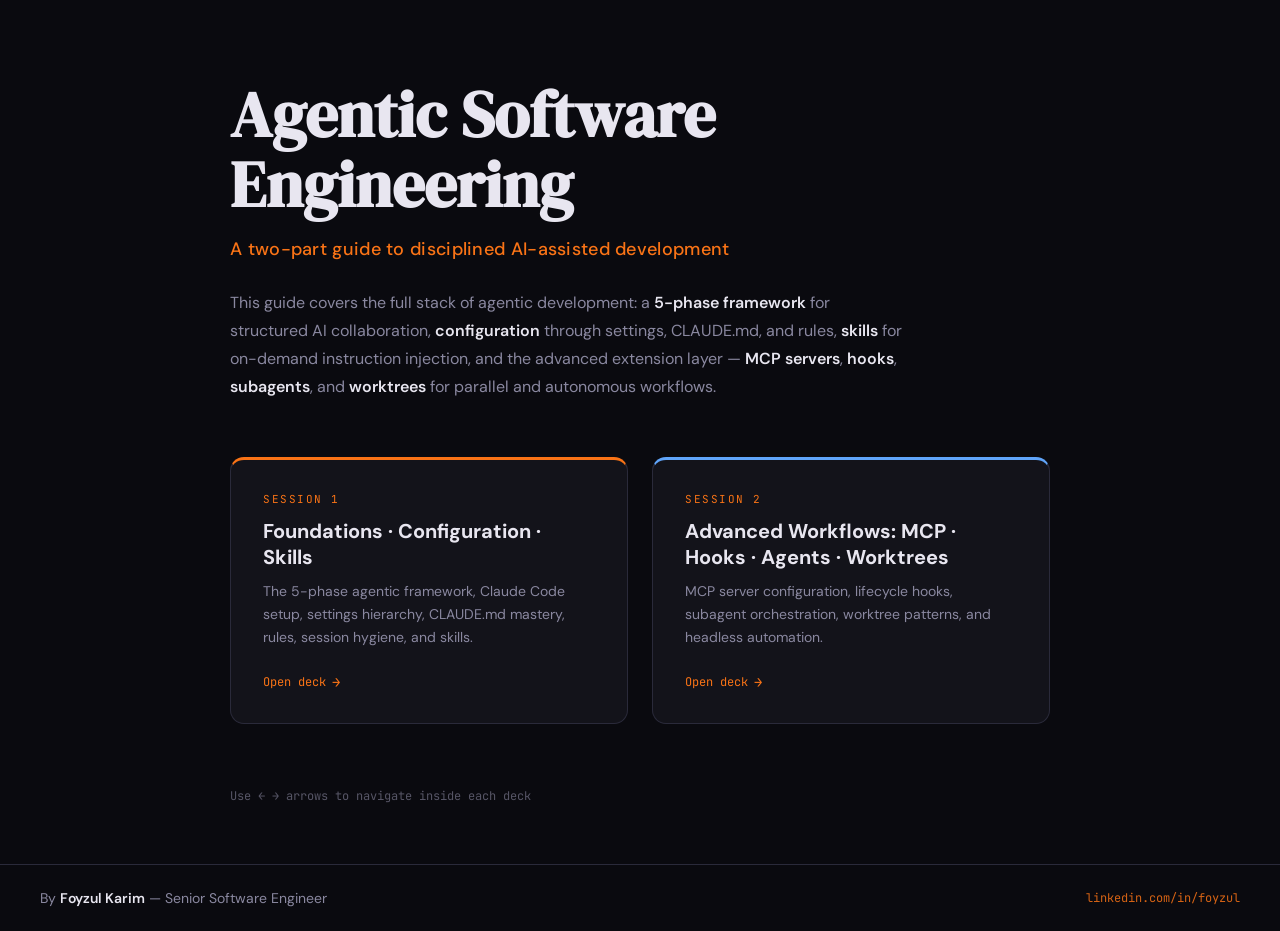
<file: workshop/index.html>
<!DOCTYPE html>
<html lang="en">
<head>
<meta charset="UTF-8">
<meta name="viewport" content="width=device-width, initial-scale=1.0">
<title>Agentic Software Engineering</title>
<link href="https://fonts.googleapis.com/css2?family=DM+Serif+Display:ital@0;1&family=DM+Sans:ital,wght@0,300;0,400;0,500;0,600;0,700;1,400&family=JetBrains+Mono:wght@400;500;600&display=swap" rel="stylesheet">
<style>
  :root {
    --bg: #0a0a0f;
    --surface: #13131a;
    --surface2: #1a1a24;
    --border: #2a2a3a;
    --text: #e8e6f0;
    --text-dim: #8a88a0;
    --accent: #f97316;
    --accent2: #fb923c;
    --accent-glow: rgba(249,115,22,0.15);
    --blue: #60a5fa;
    --green: #4ade80;
    --purple: #c084fc;
    --pink: #f472b6;
    --cyan: #22d3ee;
    --serif: 'DM Serif Display', Georgia, serif;
    --sans: 'DM Sans', system-ui, sans-serif;
    --mono: 'JetBrains Mono', monospace;
  }

  * { margin: 0; padding: 0; box-sizing: border-box; }

  body {
    font-family: var(--sans);
    background: var(--bg);
    color: var(--text);
    min-height: 100vh;
    display: flex;
    flex-direction: column;
  }

  main {
    flex: 1;
    max-width: 900px;
    margin: 0 auto;
    padding: 80px 40px 60px;
    width: 100%;
  }

  .hero {
    margin-bottom: 56px;
  }

  .hero h1 {
    font-family: var(--serif);
    font-size: clamp(40px, 6vw, 64px);
    line-height: 1.1;
    color: var(--text);
    margin-bottom: 16px;
  }

  .hero .subtitle {
    font-size: 18px;
    color: var(--accent);
    font-weight: 500;
    margin-bottom: 28px;
    letter-spacing: 0.3px;
  }

  .hero .intro {
    font-size: 16px;
    line-height: 1.75;
    color: var(--text-dim);
    max-width: 680px;
  }

  .hero .intro strong {
    color: var(--text);
    font-weight: 600;
  }

  .card-grid {
    display: grid;
    grid-template-columns: 1fr 1fr;
    gap: 24px;
    margin-bottom: 64px;
  }

  @media (max-width: 600px) {
    .card-grid { grid-template-columns: 1fr; }
    main { padding: 48px 24px 40px; }
  }

  .card {
    background: var(--surface);
    border: 1px solid var(--border);
    border-radius: 14px;
    padding: 32px;
    transition: border-color 0.3s, transform 0.2s;
    text-decoration: none;
    display: block;
    color: inherit;
  }

  .card:hover {
    border-color: var(--accent);
    transform: translateY(-2px);
  }

  .card .session-label {
    font-family: var(--mono);
    font-size: 11px;
    color: var(--accent);
    text-transform: uppercase;
    letter-spacing: 1.5px;
    margin-bottom: 12px;
    display: block;
  }

  .card .card-title {
    font-family: var(--sans);
    font-size: 20px;
    font-weight: 700;
    color: var(--text);
    margin-bottom: 10px;
    line-height: 1.3;
  }

  .card .card-body {
    font-size: 14px;
    line-height: 1.65;
    color: var(--text-dim);
    margin-bottom: 24px;
  }

  .card .card-link {
    font-family: var(--mono);
    font-size: 12px;
    color: var(--accent);
    display: flex;
    align-items: center;
    gap: 6px;
  }

  .card .card-link::after {
    content: '→';
    font-size: 14px;
  }

  .card-s1 { border-top: 3px solid var(--accent); }
  .card-s2 { border-top: 3px solid var(--blue); }

  .hint {
    font-family: var(--mono);
    font-size: 12px;
    color: var(--text-dim);
    opacity: 0.6;
    margin-top: 16px;
  }

  footer {
    border-top: 1px solid var(--border);
    padding: 24px 40px;
    display: flex;
    align-items: center;
    justify-content: space-between;
    gap: 16px;
    flex-wrap: wrap;
  }

  .footer-author {
    font-size: 14px;
    color: var(--text-dim);
  }

  .footer-author strong {
    color: var(--text);
    font-weight: 600;
  }

  footer a {
    font-family: var(--mono);
    font-size: 12px;
    color: var(--accent);
    text-decoration: none;
    opacity: 0.85;
  }

  footer a:hover { opacity: 1; }
</style>
</head>
<body>

<main>
  <div class="hero">
    <h1>Agentic Software<br>Engineering</h1>
    <p class="subtitle">A two-part guide to disciplined AI-assisted development</p>
    <p class="intro">
      This guide covers the full stack of agentic development: a <strong>5-phase framework</strong> for structured AI collaboration,
      <strong>configuration</strong> through settings, CLAUDE.md, and rules, <strong>skills</strong> for on-demand instruction injection,
      and the advanced extension layer — <strong>MCP servers</strong>, <strong>hooks</strong>, <strong>subagents</strong>, and <strong>worktrees</strong>
      for parallel and autonomous workflows.
    </p>
  </div>

  <div class="card-grid">
    <a href="session-1.html" class="card card-s1">
      <span class="session-label">Session 1</span>
      <div class="card-title">Foundations · Configuration · Skills</div>
      <div class="card-body">
        The 5-phase agentic framework, Claude Code setup, settings hierarchy,
        CLAUDE.md mastery, rules, session hygiene, and skills.
      </div>
      <span class="card-link">Open deck</span>
    </a>

    <a href="session-2.html" class="card card-s2">
      <span class="session-label">Session 2</span>
      <div class="card-title">Advanced Workflows: MCP · Hooks · Agents · Worktrees</div>
      <div class="card-body">
        MCP server configuration, lifecycle hooks, subagent orchestration,
        worktree patterns, and headless automation.
      </div>
      <span class="card-link">Open deck</span>
    </a>
  </div>

  <p class="hint">Use ← → arrows to navigate inside each deck</p>
</main>

<footer>
  <span class="footer-author">By <strong>Foyzul Karim</strong> — Senior Software Engineer</span>
  <a href="https://linkedin.com/in/foyzul" target="_blank" rel="noopener">linkedin.com/in/foyzul</a>
</footer>

</body>
</html>
</file>
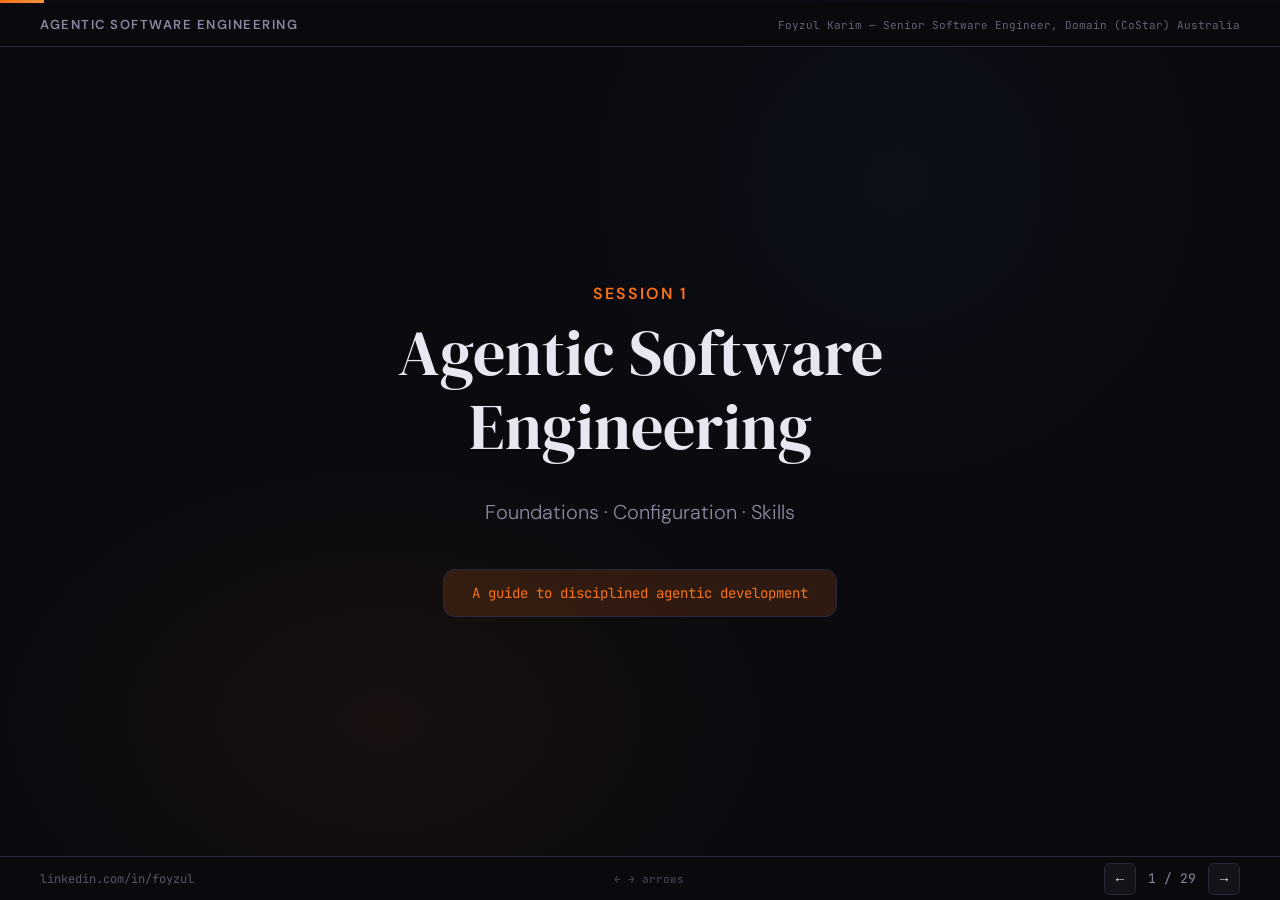
<file: session-1.html>
<!DOCTYPE html>
<html lang="en">
<head>
<meta charset="UTF-8">
<meta name="viewport" content="width=device-width, initial-scale=1.0">
<title>Session 1 — Agentic Software Engineering</title>
<link href="https://fonts.googleapis.com/css2?family=DM+Serif+Display:ital@0;1&family=DM+Sans:ital,wght@0,300;0,400;0,500;0,600;0,700;1,400&family=JetBrains+Mono:wght@400;500;600&display=swap" rel="stylesheet">
<style>
  :root {
    --bg: #0a0a0f;
    --surface: #13131a;
    --surface2: #1a1a24;
    --border: #2a2a3a;
    --text: #e8e6f0;
    --text-dim: #8a88a0;
    --accent: #f97316;
    --accent2: #fb923c;
    --accent-glow: rgba(249,115,22,0.15);
    --blue: #60a5fa;
    --green: #4ade80;
    --purple: #c084fc;
    --pink: #f472b6;
    --cyan: #22d3ee;
    --serif: 'DM Serif Display', Georgia, serif;
    --sans: 'DM Sans', system-ui, sans-serif;
    --mono: 'JetBrains Mono', monospace;
  }

  * { margin:0; padding:0; box-sizing:border-box; }

  body {
    font-family: var(--sans);
    background: var(--bg);
    color: var(--text);
    overflow: hidden;
    height: 100vh;
    width: 100vw;
  }

  .deck { width: 100vw; height: 100vh; position: relative; }

  .slide {
    position: absolute;
    inset: 0;
    display: none;
    flex-direction: column;
    padding: 60px 80px;
    overflow-y: auto;
    scrollbar-width: thin;
    scrollbar-color: var(--border) transparent;
  }
  .slide.active { display: flex; }

  .slide-header {
    position: fixed;
    top: 3px;
    left: 0; right: 0;
    height: 44px;
    display: flex;
    align-items: center;
    justify-content: space-between;
    padding: 0 40px;
    background: rgba(10, 10, 15, 0.92);
    backdrop-filter: blur(10px);
    border-bottom: 1px solid var(--border);
    z-index: 90;
  }
  .header-title {
    font-family: var(--sans);
    font-size: 13px;
    font-weight: 600;
    color: var(--text-dim);
    letter-spacing: 1.5px;
    text-transform: uppercase;
  }
  .header-author {
    font-family: var(--mono);
    font-size: 11px;
    color: var(--text-dim);
    opacity: 0.7;
  }

  .slide-footer {
    position: fixed;
    bottom: 0;
    left: 0; right: 0;
    height: 44px;
    display: flex;
    align-items: center;
    justify-content: space-between;
    padding: 0 40px;
    background: rgba(10, 10, 15, 0.92);
    backdrop-filter: blur(10px);
    border-top: 1px solid var(--border);
    z-index: 90;
  }
  .footer-link {
    font-family: var(--mono);
    font-size: 12px;
    color: var(--text-dim);
    text-decoration: none;
    opacity: 0.6;
    transition: opacity 0.2s, color 0.2s;
  }
  .footer-link:hover { opacity: 1; color: var(--cyan); }
  .footer-nav {
    display: flex;
    align-items: center;
    gap: 12px;
    font-family: var(--mono);
    font-size: 13px;
    color: var(--text-dim);
  }
  .footer-nav button {
    background: var(--surface);
    border: 1px solid var(--border);
    color: var(--text);
    width: 32px; height: 32px;
    border-radius: 6px;
    cursor: pointer;
    font-size: 14px;
    transition: all 0.2s;
    display: flex; align-items: center; justify-content: center;
  }
  .footer-nav button:hover { border-color: var(--accent); background: var(--surface2); }

  .progress {
    position: fixed;
    top: 0; left: 0;
    height: 3px;
    background: linear-gradient(90deg, var(--accent), var(--accent2));
    transition: width 0.4s cubic-bezier(0.4,0,0.2,1);
    z-index: 100;
  }

  .slide h1 {
    font-family: var(--serif);
    font-size: 52px;
    font-weight: 400;
    line-height: 1.15;
    margin-bottom: 24px;
  }
  .slide h2 {
    font-family: var(--serif);
    font-size: 38px;
    font-weight: 400;
    line-height: 1.2;
    margin-bottom: 20px;
  }
  .slide h3 {
    font-family: var(--sans);
    font-size: 16px;
    font-weight: 600;
    letter-spacing: 2px;
    text-transform: uppercase;
    color: var(--accent);
    margin-bottom: 12px;
  }
  .slide p {
    font-size: 18px;
    line-height: 1.7;
    color: var(--text-dim);
    max-width: 720px;
  }
  .slide p.large {
    font-size: 22px;
    color: var(--text);
    line-height: 1.6;
  }

  /* Title slide */
  .slide-title {
    justify-content: center;
    align-items: center;
    text-align: center;
    background:
      radial-gradient(ellipse 600px 400px at 30% 80%, rgba(249,115,22,0.06) 0%, transparent 70%),
      radial-gradient(ellipse 500px 500px at 70% 20%, rgba(96,165,250,0.04) 0%, transparent 70%),
      var(--bg);
  }
  .slide-title h1 { font-size: 64px; max-width: 900px; }
  .slide-title .subtitle {
    font-size: 20px;
    color: var(--text-dim);
    margin-top: 8px;
    font-weight: 300;
  }
  .slide-title .tagline {
    margin-top: 40px;
    padding: 14px 28px;
    border: 1px solid var(--border);
    border-radius: 12px;
    font-family: var(--mono);
    font-size: 14px;
    color: var(--accent);
    background: var(--accent-glow);
  }

  .card-grid {
    display: grid;
    gap: 16px;
    margin-top: 20px;
    flex: 1;
  }
  .card-grid.cols-2 { grid-template-columns: 1fr 1fr; }
  .card-grid.cols-3 { grid-template-columns: 1fr 1fr 1fr; }

  .card {
    background: var(--surface);
    border: 1px solid var(--border);
    border-radius: 14px;
    padding: 28px;
    transition: border-color 0.3s;
  }
  .card:hover { border-color: var(--accent); }
  .card .card-icon { font-size: 28px; margin-bottom: 14px; display: block; }
  .card .card-title {
    font-family: var(--sans);
    font-size: 17px;
    font-weight: 600;
    margin-bottom: 8px;
    color: var(--text);
  }
  .card .card-body {
    font-size: 14px;
    line-height: 1.65;
    color: var(--text-dim);
  }

  .section-badge {
    display: inline-flex;
    align-items: center;
    gap: 8px;
    padding: 6px 16px;
    border-radius: 20px;
    font-family: var(--mono);
    font-size: 12px;
    font-weight: 600;
    letter-spacing: 1px;
    text-transform: uppercase;
    margin-bottom: 16px;
  }
  .section-badge.s1 { background: rgba(249,115,22,0.12); color: var(--accent); }
  .section-badge.s2 { background: rgba(96,165,250,0.12); color: var(--blue); }
  .section-badge.s3 { background: rgba(74,222,128,0.12); color: var(--green); }
  .section-badge.s4 { background: rgba(192,132,252,0.12); color: var(--purple); }
  .section-badge.s5 { background: rgba(244,114,182,0.12); color: var(--pink); }
  .section-badge.s6 { background: rgba(34,211,238,0.12); color: var(--cyan); }

  .code-block {
    background: var(--surface);
    border: 1px solid var(--border);
    border-radius: 10px;
    padding: 20px 24px;
    font-family: var(--mono);
    font-size: 14px;
    line-height: 1.7;
    color: var(--green);
    margin-top: 16px;
    white-space: pre-wrap;
    overflow-x: auto;
  }
  .code-block .dim { color: var(--text-dim); }
  .code-block .flag { color: var(--blue); }
  .code-block .str { color: var(--accent2); }

  .concept-list {
    list-style: none;
    margin-top: 16px;
    display: flex;
    flex-direction: column;
    gap: 14px;
  }
  .concept-list li {
    display: flex;
    align-items: flex-start;
    gap: 14px;
    font-size: 16px;
    line-height: 1.6;
    color: var(--text-dim);
  }
  .concept-list .bullet {
    flex-shrink: 0;
    width: 8px; height: 8px;
    border-radius: 50%;
    margin-top: 8px;
  }
  .concept-list strong { color: var(--text); font-weight: 600; }

  .callout {
    border-left: 3px solid var(--accent);
    padding: 20px 28px;
    background: var(--accent-glow);
    border-radius: 0 12px 12px 0;
    margin-top: 24px;
  }
  .callout p {
    font-size: 17px;
    color: var(--text);
    font-style: italic;
    max-width: 100%;
  }

  .two-col {
    display: grid;
    grid-template-columns: 1fr 1fr;
    gap: 40px;
    margin-top: 20px;
    flex: 1;
  }

  kbd {
    font-family: var(--mono);
    font-size: 12px;
    padding: 2px 8px;
    background: var(--surface2);
    border: 1px solid var(--border);
    border-radius: 4px;
    color: var(--text);
  }

  .divider { height: 1px; background: var(--border); margin: 20px 0; }

  .slide::after {
    content: '';
    position: absolute;
    bottom: 0; left: 0; right: 0;
    height: 1px;
    background: linear-gradient(90deg, transparent, var(--border), transparent);
  }

  .key-hint {
    font-family: var(--mono);
    font-size: 11px;
    color: var(--text-dim);
    opacity: 0.5;
  }

  /* Speaker notes */
  .speaker-notes {
    display: none;
    position: fixed;
    bottom: 0; left: 0; right: 0;
    background: rgba(0,0,0,0.95);
    border-top: 2px solid var(--accent);
    padding: 20px 40px;
    font-size: 14px;
    line-height: 1.6;
    color: var(--text-dim);
    z-index: 200;
    max-height: 30vh;
    overflow-y: auto;
  }
  .speaker-notes.visible { display: block; }
  .speaker-notes strong { color: var(--accent); }

  /* Flow diagram */
  .flow {
    display: flex;
    align-items: center;
    gap: 0;
    margin-top: 24px;
    flex-wrap: wrap;
    justify-content: center;
  }
  .flow-step {
    padding: 14px 22px;
    border-radius: 10px;
    font-family: var(--mono);
    font-size: 13px;
    font-weight: 600;
    text-align: center;
    min-width: 120px;
  }
  .flow-arrow {
    font-size: 20px;
    color: var(--text-dim);
    padding: 0 8px;
  }

  .stats {
    display: flex;
    gap: 40px;
    margin-top: 32px;
  }
  .stat { text-align: center; }
  .stat .stat-value {
    font-family: var(--serif);
    font-size: 48px;
    color: var(--accent);
    line-height: 1;
  }
  .stat .stat-label {
    font-size: 13px;
    color: var(--text-dim);
    margin-top: 8px;
    text-transform: uppercase;
    letter-spacing: 1px;
  }
</style>
</head>
<body>

<div class="progress" id="progress"></div>

<div class="deck" id="deck">

  <!-- SLIDE 0: Title -->
  <div class="slide slide-title active" data-index="0">
    <h3>Session 1</h3>
    <h1>Agentic Software<br>Engineering</h1>
    <p class="subtitle">Foundations · Configuration · Skills</p>
    <div class="tagline">A guide to disciplined agentic development</div>
  </div>

  <!-- SLIDE 1: The Industry Has Shifted -->
  <div class="slide" data-index="1">
    <div class="section-badge s1">● The Shift</div>
    <h2>The industry has already shifted</h2>
    <p class="large" style="margin-top:16px;">This is no longer an opinion. The disciplined, phase-driven approach to agentic coding is now the industry standard.</p>
    <div class="two-col" style="margin-top:32px;">
      <div class="card" style="border-top: 3px solid var(--accent);">
        <div class="card-title" style="font-size:15px; color:var(--text-dim);">Foyzul Karim — Senior Software Engineer</div>
        <div style="font-family:var(--mono); font-size:13px; margin-top:12px; color:var(--green); line-height:1.8;">
          1. Requirement Engineering<br>
          2. System Architecture<br>
          3. Task Generation<br>
          4. TDD Implementation<br>
          5. Review & Merge
        </div>
      </div>
      <div class="card" style="border-top: 3px solid var(--blue);">
        <div class="card-title" style="font-size:15px; color:var(--text-dim);">Addy Osmani — Google AI Director</div>
        <div style="font-family:var(--mono); font-size:13px; margin-top:12px; color:var(--blue); line-height:1.8;">
          1. Define (Idea Refine, Spec)<br>
          2. Plan (Task Breakdown)<br>
          3. Build (Incremental, TDD)<br>
          4. Verify (Test, Debug)<br>
          5. Review (Quality, Security)<br>
          6. Ship (Git, CI/CD, Docs)
        </div>
      </div>
    </div>
    <div class="callout">
      <p>Same methodology, same phases, independently arrived at. This is how software is built now.</p>
    </div>
  </div>

  <!-- NEW: 5-Phase Overview (B1 — breathe slide) -->
  <div class="slide" data-index="0">
    <div class="section-badge s1">● Framework</div>
    <h2>The 5-Phase Agentic Framework</h2>
    <p style="margin-top:8px;">Code is generated. Architecture is engineered.</p>
    <div class="flow" style="margin-top:48px;">
      <div class="flow-step" style="background:rgba(249,115,22,0.15); color:var(--accent);">Requirement<br>Engineering</div>
      <div class="flow-arrow">→</div>
      <div class="flow-step" style="background:rgba(96,165,250,0.15); color:var(--blue);">System<br>Architecture</div>
      <div class="flow-arrow">→</div>
      <div class="flow-step" style="background:rgba(74,222,128,0.15); color:var(--green);">Task<br>Generation</div>
      <div class="flow-arrow">→</div>
      <div class="flow-step" style="background:rgba(192,132,252,0.15); color:var(--purple);">TDD<br>Implementation</div>
      <div class="flow-arrow">→</div>
      <div class="flow-step" style="background:rgba(244,114,182,0.15); color:var(--pink);">Review<br>&amp; Merge</div>
    </div>
  </div>

  <!-- NEW: Phase 1 — Requirement Engineering -->
  <div class="slide" data-index="0">
    <div class="section-badge s1">● Phase 1 of 5</div>
    <h2 style="color:var(--accent); margin-top:8px;">Requirement Engineering</h2>
    <div style="display:flex; align-items:center; gap:12px; margin-top:14px;">
      <span style="color:var(--text-dim); font-size:13px; font-family:var(--mono);">Owner:</span>
      <span style="background:rgba(249,115,22,0.15); color:var(--accent); padding:3px 12px; border-radius:12px; font-size:12px; font-family:var(--mono);">You</span>
      <span style="color:var(--text-dim); font-size:13px; margin-left:8px;">Deliverable: <strong style="color:var(--text);">Requirements document</strong></span>
    </div>
    <div class="callout" style="border-left-color:var(--accent); background:rgba(249,115,22,0.08); margin-top:20px;">
      <p style="font-style:normal; font-family:var(--mono); font-size:14px; color:var(--accent);">Gate: Can I explain every requirement to a non-technical stakeholder without ambiguity?</p>
    </div>
    <ul class="concept-list" style="margin-top:24px;">
      <li><span class="bullet" style="background:var(--accent)"></span><span><strong>Clarify before you code.</strong> Vague requirements produce vague code. The spec is Claude's starting point — garbage in, broken out.</span></li>
      <li><span class="bullet" style="background:var(--accent)"></span><span><strong>Include acceptance criteria.</strong> Each requirement needs a done signal that a non-technical stakeholder can verify.</span></li>
      <li><span class="bullet" style="background:var(--accent)"></span><span><strong>You steer, Claude doesn't guess.</strong> This is the only phase where Claude Code is hands-off. Business context is yours.</span></li>
    </ul>
  </div>

  <!-- NEW: Phase 2 — System Architecture -->
  <div class="slide" data-index="0">
    <div class="section-badge s1">● Phase 2 of 5</div>
    <h2 style="color:var(--blue); margin-top:8px;">System Architecture</h2>
    <div style="display:flex; align-items:center; gap:12px; margin-top:14px;">
      <span style="color:var(--text-dim); font-size:13px; font-family:var(--mono);">Owner:</span>
      <span style="background:rgba(96,165,250,0.15); color:var(--blue); padding:3px 12px; border-radius:12px; font-size:12px; font-family:var(--mono);">You + Claude</span>
      <span style="color:var(--text-dim); font-size:13px; margin-left:8px;">Deliverable: <strong style="color:var(--text);">Architecture document</strong></span>
    </div>
    <div class="callout" style="border-left-color:var(--blue); background:rgba(96,165,250,0.08); margin-top:20px;">
      <p style="font-style:normal; font-family:var(--mono); font-size:14px; color:var(--blue);">Gate: Could another senior developer implement this from the architecture doc alone?</p>
    </div>
    <ul class="concept-list" style="margin-top:24px;">
      <li><span class="bullet" style="background:var(--blue)"></span><span><strong>Define data models, API contracts, module boundaries.</strong> Architecture changes mid-build mean starting over.</span></li>
      <li><span class="bullet" style="background:var(--blue)"></span><span><strong>You design, Claude validates.</strong> Use Claude to stress-test your design — edge cases, inconsistencies, missing pieces.</span></li>
      <li><span class="bullet" style="background:var(--blue)"></span><span><strong>The document is the interface.</strong> Everything Claude generates in later phases is bounded by what you define here.</span></li>
    </ul>
  </div>

  <!-- NEW: Phase 3 — Task Generation -->
  <div class="slide" data-index="0">
    <div class="section-badge s1">● Phase 3 of 5</div>
    <h2 style="color:var(--green); margin-top:8px;">Task Generation</h2>
    <div style="display:flex; align-items:center; gap:12px; margin-top:14px;">
      <span style="color:var(--text-dim); font-size:13px; font-family:var(--mono);">Owner:</span>
      <span style="background:rgba(74,222,128,0.15); color:var(--green); padding:3px 12px; border-radius:12px; font-size:12px; font-family:var(--mono);">Claude</span>
      <span style="color:var(--text-dim); font-size:13px; margin-left:8px;">Input: your architecture · Deliverable: <strong style="color:var(--text);">Task list with acceptance criteria</strong></span>
    </div>
    <div class="callout" style="border-left-color:var(--green); background:rgba(74,222,128,0.08); margin-top:20px;">
      <p style="font-style:normal; font-family:var(--mono); font-size:14px; color:var(--green);">Gate: Does every task have clear acceptance criteria that can be verified by a test?</p>
    </div>
    <ul class="concept-list" style="margin-top:24px;">
      <li><span class="bullet" style="background:var(--green)"></span><span><strong>Feed your architecture doc to Claude.</strong> The more precise your architecture, the more precise the task list.</span></li>
      <li><span class="bullet" style="background:var(--green)"></span><span><strong>Each task has a clear done signal.</strong> Acceptance criteria that can become a failing test before any code is written.</span></li>
      <li><span class="bullet" style="background:var(--green)"></span><span><strong>Tasks are the contract for Phase 4.</strong> Claude Code implements against these — vague tasks produce vague PRs.</span></li>
    </ul>
  </div>

  <!-- NEW: Phase 4 — TDD Implementation -->
  <div class="slide" data-index="0">
    <div class="section-badge s1">● Phase 4 of 5</div>
    <h2 style="color:var(--purple); margin-top:8px;">TDD Implementation</h2>
    <div style="display:flex; align-items:center; gap:12px; margin-top:14px;">
      <span style="color:var(--text-dim); font-size:13px; font-family:var(--mono);">Owner:</span>
      <span style="background:rgba(192,132,252,0.15); color:var(--purple); padding:3px 12px; border-radius:12px; font-size:12px; font-family:var(--mono);">Claude</span>
      <span style="color:var(--text-dim); font-size:13px; margin-left:8px;">Input: your tasks · Deliverable: <strong style="color:var(--text);">Working code with tests</strong></span>
    </div>
    <div class="callout" style="border-left-color:var(--purple); background:rgba(192,132,252,0.08); margin-top:20px;">
      <p style="font-style:normal; font-family:var(--mono); font-size:14px; color:var(--purple);">Gate: Do all tests pass and does the code match the architecture decisions from Phase 2?</p>
    </div>
    <ul class="concept-list" style="margin-top:24px;">
      <li><span class="bullet" style="background:var(--purple)"></span><span><strong>Tests first, then code.</strong> Claude writes a failing test, then makes it pass. No test means no done.</span></li>
      <li><span class="bullet" style="background:var(--purple)"></span><span><strong>Your tasks are the guardrails.</strong> Claude operates within the scope you defined — one task at a time.</span></li>
      <li><span class="bullet" style="background:var(--purple)"></span><span><strong>You are the reviewer at every gate.</strong> Confirm each passing test before Claude moves to the next task.</span></li>
    </ul>
  </div>

  <!-- NEW: Phase 5 — Review & Merge -->
  <div class="slide" data-index="0">
    <div class="section-badge s1">● Phase 5 of 5</div>
    <h2 style="color:var(--pink); margin-top:8px;">Review &amp; Merge</h2>
    <div style="display:flex; align-items:center; gap:12px; margin-top:14px;">
      <span style="color:var(--text-dim); font-size:13px; font-family:var(--mono);">Owner:</span>
      <span style="background:rgba(244,114,182,0.15); color:var(--pink); padding:3px 12px; border-radius:12px; font-size:12px; font-family:var(--mono);">You + Claude</span>
      <span style="color:var(--text-dim); font-size:13px; margin-left:8px;">Deliverable: <strong style="color:var(--text);">Approved PR</strong></span>
    </div>
    <div class="callout" style="border-left-color:var(--pink); background:rgba(244,114,182,0.08); margin-top:20px;">
      <p style="font-style:normal; font-family:var(--mono); font-size:14px; color:var(--pink);">Gate: Would I mass-merge this without reading it? If yes, I haven't reviewed properly.</p>
    </div>
    <ul class="concept-list" style="margin-top:24px;">
      <li><span class="bullet" style="background:var(--pink)"></span><span><strong>Read every diff.</strong> Never merge what you haven't understood. The PR is a record of everything the code does.</span></li>
      <li><span class="bullet" style="background:var(--pink)"></span><span><strong>Claude surfaces issues, you decide.</strong> Use Claude to check for edge cases, security gaps, test coverage — but the approve is yours.</span></li>
      <li><span class="bullet" style="background:var(--pink)"></span><span><strong>The gate question is the discipline.</strong> If you'd merge without reading, the framework has broken down.</span></li>
    </ul>
  </div>

  <!-- NEW: Three Scenarios (B3) -->
  <div class="slide" data-index="0">
    <div class="section-badge s1">● Framework</div>
    <h2>Three Scenarios, One Framework</h2>
    <p style="margin-top:8px;">The entry point changes. The discipline doesn't.</p>
    <div class="card-grid cols-3" style="margin-top:32px; flex:1;">
      <div class="card" style="border-top:3px solid var(--accent);">
        <div class="card-title" style="color:var(--accent); font-size:17px;">Greenfield</div>
        <div class="card-body" style="margin-top:12px;"><strong>Enter at Phase 1.</strong> You have a blank slate. Start with requirements — define the problem before the solution.</div>
        <div style="margin-top:16px; font-family:var(--mono); font-size:12px; color:var(--text-dim);">Phase 1 → 2 → 3 → 4 → 5</div>
      </div>
      <div class="card" style="border-top:3px solid var(--blue);">
        <div class="card-title" style="color:var(--blue); font-size:17px;">New Feature</div>
        <div class="card-body" style="margin-top:12px;"><strong>Enter at Phase 2.</strong> The system exists. Understand the current architecture first, then design how your feature fits.</div>
        <div style="margin-top:16px; font-family:var(--mono); font-size:12px; color:var(--text-dim);">Phase 2 → 3 → 4 → 5</div>
      </div>
      <div class="card" style="border-top:3px solid var(--green);">
        <div class="card-title" style="color:var(--green); font-size:17px;">Bugfix</div>
        <div class="card-body" style="margin-top:12px;"><strong>Phase 1 becomes root cause analysis.</strong> Before writing any fix, understand why the bug exists and what would prove it's fixed.</div>
        <div style="margin-top:16px; font-family:var(--mono); font-size:12px; color:var(--text-dim);">Phase 1 (RCA) → 3 → 4 → 5</div>
      </div>
    </div>
  </div>

  <!-- SLIDE: What is Claude Code? -->
  <div class="slide" data-index="3">
    <div class="section-badge s1">● Claude Code</div>
    <h2>Claude Code is not a chatbot</h2>
    <p>The framework tells you how to build. Claude Code is the tool that executes it — a terminal-native agent that reads your entire codebase, takes real actions, and works within the boundaries you set.</p>
    <div class="two-col" style="margin-top:24px;">
      <div>
        <h3 style="color:var(--accent)">What it actually does</h3>
        <ul class="concept-list">
          <li><span class="bullet" style="background:var(--accent)"></span><span><strong>Reads your codebase.</strong> Not just one file — the full project context, architecture, and conventions.</span></li>
          <li><span class="bullet" style="background:var(--blue)"></span><span><strong>Takes real actions.</strong> Edits files, runs tests, executes shell commands, commits to git — autonomously.</span></li>
          <li><span class="bullet" style="background:var(--green)"></span><span><strong>Reasons across phases.</strong> It can spec, plan, implement, test, and review — if you direct it correctly.</span></li>
          <li><span class="bullet" style="background:var(--purple)"></span><span><strong>Works with your tools.</strong> Terminal, VS Code, JetBrains, CI/CD — meets you where you already work.</span></li>
        </ul>
      </div>
      <div>
        <h3 style="color:var(--accent)">What it needs from you</h3>
        <ul class="concept-list">
          <li style="border-left:3px solid var(--accent); padding-left:12px; background:rgba(249,115,22,0.06); border-radius:0 6px 6px 0; margin-left:-12px;"><span class="bullet" style="background:var(--accent)"></span><span><strong style="color:var(--accent);">Clear requirements.</strong> Claude Code can't guess business context. Your spec is its starting point — vague in, broken out.</span></li>
          <li style="border-left:3px solid var(--accent); padding-left:12px; background:rgba(249,115,22,0.06); border-radius:0 6px 6px 0; margin-left:-12px;"><span class="bullet" style="background:var(--accent)"></span><span><strong style="color:var(--accent);">Architectural decisions upfront.</strong> Claude generates code within the architecture you define. Changing structure mid-build means starting over.</span></li>
          <li><span class="bullet" style="background:var(--blue)"></span><span><strong>Well-scoped tasks.</strong> Small, precise tasks with clear acceptance criteria produce mergeable PRs. Large vague tasks produce large vague code.</span></li>
          <li><span class="bullet" style="background:var(--green)"></span><span><strong>Your review at every gate.</strong> Claude flags issues — you decide. Never merge what you haven't read.</span></li>
        </ul>
      </div>
    </div>
    <div class="callout">
      <p>Claude Code is capable of building almost anything. The constraint is never the tool — it's the clarity of your direction.</p>
    </div>
  </div>

  <!-- SLIDE 3: Claude Code Anatomy -->
  <div class="slide" data-index="4">
    <div class="section-badge s2">● Anatomy</div>
    <h2>Where does Claude Code live?</h2>
    <p>Claude Code runs everywhere. Understanding the surfaces helps you pick the right tool for the moment.</p>
    <div class="card-grid cols-3" style="margin-top:24px;">
      <div class="card">
        <span class="card-icon">💻</span>
        <div class="card-title">Terminal (Primary)</div>
        <div class="card-body">The original and most powerful surface. Full CLI flags, headless mode, worktrees, all features available. This is where we'll work tonight.</div>
      </div>
      <div class="card">
        <span class="card-icon">📝</span>
        <div class="card-title">IDE Extensions</div>
        <div class="card-body">VS Code extension, JetBrains plugin. Integrated into your editor workflow. Same engine, different interface.</div>
      </div>
      <div class="card">
        <span class="card-icon">🌐</span>
        <div class="card-title">Desktop, Web, Mobile</div>
        <div class="card-body">Desktop app, claude.ai/code (web), iOS. For quick interactions when you're not in a full dev session.</div>
      </div>
    </div>
    <div class="code-block"><span class="dim"># Install (native, auto-updates)</span>
curl -fsSL https://claude.ai/install.sh | bash

<span class="dim"># Verify everything works</span>
claude doctor

<span class="dim"># Check your version</span>
claude --version</div>
  </div>

  <!-- SLIDE: Setup Sequence -->
  <div class="slide" data-index="5">
    <div class="section-badge s2">● Setup</div>
    <h2>Before your first prompt: the setup sequence</h2>
    <p>Claude Code reads its instructions from several layers. Getting this right once means every session starts with Claude already knowing your project, your standards, and your workflows.</p>
    <div class="flow" style="margin-top:36px;">
      <div class="flow-step" style="background:rgba(249,115,22,0.15); color:var(--accent);">Install<br><span style="font-size:11px; color:var(--text-dim); font-weight:400;">claude doctor</span></div>
      <div class="flow-arrow">→</div>
      <div class="flow-step" style="background:rgba(96,165,250,0.15); color:var(--blue);">Settings<br><span style="font-size:11px; color:var(--text-dim); font-weight:400;">~/.claude/settings.json</span></div>
      <div class="flow-arrow">→</div>
      <div class="flow-step" style="background:rgba(74,222,128,0.15); color:var(--green);">CLAUDE.md<br><span style="font-size:11px; color:var(--text-dim); font-weight:400;">project instructions</span></div>
      <div class="flow-arrow">→</div>
      <div class="flow-step" style="background:rgba(192,132,252,0.15); color:var(--purple);">Skills<br><span style="font-size:11px; color:var(--text-dim); font-weight:400;">on-demand workflows</span></div>
      <div class="flow-arrow">→</div>
      <div class="flow-step" style="background:rgba(74,222,128,0.15); color:var(--green); border:1px solid rgba(74,222,128,0.4);">Start coding</div>
    </div>
    <div class="card-grid cols-2" style="margin-top:32px;">
      <div class="card">
        <div class="card-title">Configuration — once per project</div>
        <div class="card-body">Settings and CLAUDE.md are set up once and persist across all sessions. Get them right and you stop fighting the tool at the start of every session.</div>
      </div>
      <div class="card">
        <div class="card-title">Skills — once per workflow type</div>
        <div class="card-body">Skills are written once and used indefinitely. They encode your team's repeatable workflows — review checklists, test patterns, deployment steps.</div>
      </div>
    </div>
    <p style="margin-top:20px; font-family:var(--mono); font-size:13px; color:var(--text-dim);">The next two slides cover Settings and CLAUDE.md. Skills come after the break — they're a different kind of layer.</p>
  </div>

  <!-- SLIDE 4: Settings Architecture -->
  <div class="slide" data-index="6">
    <div class="section-badge s2">● Settings</div>
    <h2>The 5-Level Settings Hierarchy</h2>
    <p>Claude Code loads settings from five levels. <span style="color:var(--accent); font-weight:600;">Higher levels override lower ones</span> — and <span style="color:var(--green); font-weight:600;">all five load on every startup</span>.</p>
    <div style="display:flex; flex-direction:column; gap:8px; margin-top:24px;">
      <div class="card" style="border-left:4px solid var(--pink); padding:16px 24px; display:flex; align-items:center; gap:20px;">
        <div style="font-family:var(--mono); font-size:28px; color:var(--pink); width:30px;">5</div>
        <div><div class="card-title" style="margin:0;">Managed</div><div class="card-body" style="margin-top:4px;">Enterprise/OS-level. Cannot be overridden by users.</div></div>
      </div>
      <div class="card" style="border-left:4px solid var(--purple); padding:16px 24px; display:flex; align-items:center; gap:20px;">
        <div style="font-family:var(--mono); font-size:28px; color:var(--purple); width:30px;">4</div>
        <div><div class="card-title" style="margin:0;">CLI Arguments</div><div class="card-body" style="margin-top:4px;"><code style="color:var(--green)">--model</code>, <code style="color:var(--green)">--effort</code>, <code style="color:var(--green)">--permission-mode</code> — per-session overrides.</div></div>
      </div>
      <div class="card" style="border-left:4px solid var(--accent); padding:16px 24px; display:flex; align-items:center; gap:20px;">
        <div style="font-family:var(--mono); font-size:28px; color:var(--accent); width:30px;">3</div>
        <div><div class="card-title" style="margin:0;">Local — <code style="color:var(--green)">.claude/settings.local.json</code></div><div class="card-body" style="margin-top:4px;">Per-project, gitignored. Your personal overrides for this project.</div></div>
      </div>
      <div class="card" style="border-left:4px solid var(--blue); padding:16px 24px; display:flex; align-items:center; gap:20px;">
        <div style="font-family:var(--mono); font-size:28px; color:var(--blue); width:30px;">2</div>
        <div><div class="card-title" style="margin:0;">Project — <code style="color:var(--green)">.claude/settings.json</code></div><div class="card-body" style="margin-top:4px;">Committed to git. Shared with your team.</div></div>
      </div>
      <div class="card" style="border-left:4px solid var(--green); padding:16px 24px; display:flex; align-items:center; gap:20px;">
        <div style="font-family:var(--mono); font-size:28px; color:var(--green); width:30px;">1</div>
        <div><div class="card-title" style="margin:0;">User — <code style="color:var(--green)">~/.claude/settings.json</code></div><div class="card-body" style="margin-top:4px;">Your global defaults across all projects.</div></div>
      </div>
    </div>
    <div class="callout" style="margin-top:20px;">
      <p>Claude Code loads <strong>all five levels on every startup</strong> and merges the values together. Higher levels win — a CLI flag overrides a project setting, which overrides a user default. Understanding this prevents "why isn't my config working?" moments.</p>
    </div>
  </div>

  <!-- SLIDE: Settings Override Quiz -->
  <div class="slide" data-index="7">
    <div class="section-badge s2">● Settings</div>
    <h2>Quick Check: Which value wins?</h2>
    <p>The same setting is defined at three levels. <strong>Which model does Claude Code actually use when you launch it?</strong></p>
    <div style="display:flex; gap:16px; margin-top:24px;">
      <div class="card" style="flex:1; border-top:3px solid var(--green);">
        <div style="font-family:var(--mono); font-size:11px; color:var(--green); text-transform:uppercase; letter-spacing:1px; margin-bottom:10px;">Level 1 · User</div>
        <div style="font-family:var(--mono); font-size:11px; color:var(--text-dim); margin-bottom:10px;">~/.claude/settings.json</div>
        <div style="font-family:var(--mono); font-size:13px; background:var(--surface2); border-radius:8px; padding:14px; line-height:1.8;">
          {<br>&nbsp;&nbsp;"model": "<span style="color:var(--green)">claude-sonnet-4-6</span>"<br>}
        </div>
      </div>
      <div class="card" style="flex:1; border-top:3px solid var(--blue);">
        <div style="font-family:var(--mono); font-size:11px; color:var(--blue); text-transform:uppercase; letter-spacing:1px; margin-bottom:10px;">Level 2 · Project</div>
        <div style="font-family:var(--mono); font-size:11px; color:var(--text-dim); margin-bottom:10px;">.claude/settings.json</div>
        <div style="font-family:var(--mono); font-size:13px; background:var(--surface2); border-radius:8px; padding:14px; line-height:1.8;">
          {<br>&nbsp;&nbsp;"model": "<span style="color:var(--blue)">claude-opus-4-7</span>"<br>}
        </div>
      </div>
      <div class="card" style="flex:1; border-top:3px solid var(--accent);">
        <div style="font-family:var(--mono); font-size:11px; color:var(--accent); text-transform:uppercase; letter-spacing:1px; margin-bottom:10px;">Level 3 · Local</div>
        <div style="font-family:var(--mono); font-size:11px; color:var(--text-dim); margin-bottom:10px;">.claude/settings.local.json</div>
        <div style="font-family:var(--mono); font-size:13px; background:var(--surface2); border-radius:8px; padding:14px; line-height:1.8;">
          {<br>&nbsp;&nbsp;"model": "<span style="color:var(--accent)">claude-haiku-4-5</span>"<br>}
        </div>
      </div>
    </div>
    <div style="text-align:center; margin-top:28px; padding:20px 24px; background:var(--surface2); border-radius:12px; border:1px solid var(--border);">
      <p style="font-size:17px; font-weight:600; color:var(--text);">Which model does Claude Code use?</p>
      <button onclick="document.getElementById('quiz-answer-settings').style.display='block'; this.style.display='none';"
              style="margin-top:14px; padding:10px 28px; background:var(--accent); color:#fff; border:none; border-radius:8px; font-family:var(--mono); font-size:13px; font-weight:600; cursor:pointer; letter-spacing:0.5px; transition:opacity 0.2s;"
              onmouseover="this.style.opacity='0.85'" onmouseout="this.style.opacity='1'">
        Reveal Answer
      </button>
    </div>
    <div id="quiz-answer-settings" style="display:none; margin-top:16px;">
      <div class="callout" style="border-color:var(--green); background:rgba(74,222,128,0.07);">
        <p><strong style="color:var(--green); font-size:16px;">claude-haiku-4-5</strong> — from <code style="color:var(--green)">.claude/settings.local.json</code> (Level 3)</p>
        <p style="margin-top:10px; color:var(--text-dim);">Level 3 (Local) overrides Level 2 (Project), which overrides Level 1 (User). The highest applicable level wins — no merging, just a clean override down the chain.</p>
      </div>
    </div>
  </div>

  <!-- SLIDE 5: CLAUDE.md Mastery -->
  <div class="slide" data-index="8">
    <div class="section-badge s3">● CLAUDE.md</div>
    <h2>CLAUDE.md — Your most powerful lever</h2>
    <p>A well-configured Sonnet outperforms a poorly configured Opus. This file is where the leverage lives.</p>
    <div class="two-col">
      <div>
        <h3 style="color:var(--green)">The Hierarchy</h3>
        <div class="code-block" style="font-size:13px; line-height:1.9;">
<span class="dim"># 1. User-level (all your projects)</span>
~/.claude/CLAUDE.md

<span class="dim"># 2. Project root (committed, team-shared)</span>
./CLAUDE.md

<span class="dim"># 3. Domain rules (conditional loading)</span>
./.claude/rules/*.md
<span class="dim">  └── paths: ["src/api/**"]</span>

<span class="dim"># 4. Subdirectory (lazy-loaded)</span>
./src/api/CLAUDE.md

<span class="dim"># 5. Private (gitignored, your preferences)</span>
./CLAUDE.local.md</div>
      </div>
      <div>
        <h3 style="color:var(--green)">The Rules</h3>
        <div style="display:flex; align-items:center; gap:16px; padding:12px 16px; background:rgba(249,115,22,0.1); border-radius:10px; border:1px solid rgba(249,115,22,0.3); margin-bottom:14px;">
          <div style="font-family:var(--mono); font-size:44px; font-weight:700; color:var(--accent); line-height:1; flex-shrink:0;">80</div>
          <div>
            <div style="font-family:var(--mono); font-size:12px; color:var(--accent); text-transform:uppercase; letter-spacing:1px;">line limit</div>
            <div style="font-size:12px; color:var(--text-dim); margin-top:4px;">Over 200 = reduced adherence. Anthropic's own teams target 60.</div>
          </div>
        </div>
        <ul class="concept-list">
          <li><span class="bullet" style="background:var(--blue)"></span><span><strong>Be specific, not vague.</strong> "Use 2-space indent in TypeScript" beats "format code nicely."</span></li>
          <li><span class="bullet" style="background:var(--green)"></span><span><strong>Use <code style="color:var(--green)">@path</code> imports.</strong> Reference additional files without bloating the root file.</span></li>
          <li><span class="bullet" style="background:var(--purple)"></span><span><strong>Use <code style="color:var(--green)">paths:</code> frontmatter</strong> in <code style="color:var(--green)">.claude/rules/</code> — rules load only when Claude works in matching directories.</span></li>
          <li><span class="bullet" style="background:var(--pink)"></span><span><strong>Critical instructions at the top.</strong> Models over-attend to beginning and end of context (lost-in-the-middle effect).</span></li>
        </ul>
      </div>
    </div>
    <div class="callout" style="margin-top:20px;">
      <p>Unlike settings (which override), CLAUDE.md files <strong>concatenate</strong> — all applicable ones load and stack into context together. User-level and project root load every session. Rules files load only when paths match. Subdirectory files load lazily. This is why the 80-line limit matters: the total across all loaded files is what Claude sees.</p>
    </div>
  </div>

  <!-- SLIDE: Rules -->
  <div class="slide" data-index="8">
    <div class="section-badge s3">● CLAUDE.md — Rules</div>
    <h2>Rules — conditional instructions for specific directories</h2>
    <p>Rules are CLAUDE.md extensions that load automatically only when Claude works in a matching directory. The middle ground between always-loaded and on-demand.</p>
    <div class="two-col" style="margin-top:24px;">
      <div>
        <h3 style="color:var(--green)">How rules work</h3>
        <div class="code-block" style="font-size:13px; line-height:1.9;">
<span class="dim"># .claude/rules/api.md</span>
<span class="flag">---</span>
<span class="flag">description:</span> <span class="str">API development rules</span>
<span class="flag">paths:</span>
<span class="str">  - "src/api/**"</span>
<span class="str">  - "src/routes/**"</span>
<span class="flag">---</span>

<span class="dim"># These rules only load when Claude</span>
<span class="dim"># is editing files in src/api/ or</span>
<span class="dim"># src/routes/ — not for frontend work</span>

Always validate request bodies with zod.
Return 400 for validation errors, never 500.
Never expose internal error messages.</div>
      </div>
      <div>
        <h3 style="color:var(--green)">Two ways to use rules</h3>
        <ul class="concept-list">
          <li><span class="bullet" style="background:var(--green)"></span><span><strong>With <code style="color:var(--green)">paths:</code></strong> — loads only when Claude edits matching files. Path-conditional. Use for domain-specific conventions (API, frontend, tests).</span></li>
          <li><span class="bullet" style="background:var(--blue)"></span><span><strong>Without <code style="color:var(--green)">paths:</code></strong> — loads every session, unconditionally. Use for project-wide topics you want to keep as separate, named files rather than one big CLAUDE.md.</span></li>
        </ul>
        <div style="background:var(--surface); border:1px solid var(--border); border-radius:10px; padding:14px 18px; margin-top:14px; font-family:var(--mono); font-size:12px; line-height:1.9;">
          <span style="color:var(--text-dim)"># Matteo Collina's typescript.md</span><br>
          <span style="color:var(--flag)">---</span><br>
          <span style="color:var(--flag)">name:</span> <span style="color:var(--green)">typescript</span><br>
          <span style="color:var(--flag)">description:</span> <span style="color:var(--green)">TypeScript config and type stripping</span><br>
          <span style="color:var(--flag)">metadata:</span><br>
          <span style="color:var(--text-dim)">  tags: typescript, ts-node   <em style="color:var(--text-dim)">← his own notes, ignored by Claude</em></span><br>
          <span style="color:var(--flag)">---</span><br>
          <span style="color:var(--text-dim)">  <em>no paths: → loads every session</em></span>
        </div>
        <div class="divider" style="margin:20px 0;"></div>
        <h3 style="color:var(--green)">Practical examples</h3>
        <div style="font-family:var(--mono); font-size:13px; line-height:1.9; color:var(--text-dim);">
          <span style="color:var(--green)">src/api/**</span>     → REST conventions, auth rules<br>
          <span style="color:var(--blue)">src/components/**</span> → React patterns, styling rules<br>
          <span style="color:var(--purple)">tests/**</span>        → Test structure, mock conventions<br>
          <span style="color:var(--pink)">migrations/**</span>    → DB safety rules, no destructive ops
        </div>
      </div>
    </div>
    <div class="callout" style="margin-top:20px;">
      <p>Rules solve two problems: <strong>conditional loading</strong> (path-scoped) and <strong>organisational modularity</strong> (no paths, always loads). Either way, they keep your root CLAUDE.md lean and focused.</p>
    </div>
  </div>

  <!-- SLIDE: CLAUDE.md vs Rules — When to Use What -->
  <div class="slide" data-index="9">
    <div class="section-badge s3">● CLAUDE.md vs Rules</div>
    <h2>CLAUDE.md or a Rule — how to decide</h2>
    <p>One question determines it: <strong style="color:var(--text);">does this instruction need to be true everywhere, or only in certain parts of the codebase?</strong></p>
    <div class="two-col" style="margin-top:24px;">
      <div class="card" style="border-top:3px solid var(--accent);">
        <div class="card-title" style="font-size:18px; margin-bottom:16px;">Put it in <code style="color:var(--accent)">CLAUDE.md</code> when…</div>
        <ul class="concept-list">
          <li><span class="bullet" style="background:var(--accent)"></span><span>It applies to <strong>every file</strong> in the project — tech stack, language version, package manager.</span></li>
          <li><span class="bullet" style="background:var(--accent)"></span><span>It's a <strong>team-wide standard</strong> — commit message format, PR checklist, branch naming.</span></li>
          <li><span class="bullet" style="background:var(--accent)"></span><span>Claude must know it <strong>before touching anything</strong> — architecture decisions, off-limits files, deployment constraints.</span></li>
          <li><span class="bullet" style="background:var(--accent)"></span><span>It would be <strong>dangerous to forget</strong> — "never delete the users table", "always use the internal logger".</span></li>
        </ul>
        <div style="margin-top:20px; font-family:var(--mono); font-size:12px; color:var(--text-dim); line-height:1.8;">
          <span style="color:var(--accent)">Examples:</span><br>
          We use Node.js 22 + TypeScript 5.8<br>
          All PRs need a test for every new path<br>
          Never commit .env files
        </div>
      </div>
      <div class="card" style="border-top:3px solid var(--green);">
        <div class="card-title" style="font-size:18px; margin-bottom:16px;">Put it in a <code style="color:var(--green)">Rule</code> when…</div>
        <ul class="concept-list">
          <li><span class="bullet" style="background:var(--green)"></span><span>It only matters in <strong>specific directories</strong> — API conventions, frontend patterns, DB migration rules.</span></li>
          <li><span class="bullet" style="background:var(--green)"></span><span>Loading it for <strong>unrelated tasks wastes context</strong> — React component rules don't help when editing a migration.</span></li>
          <li><span class="bullet" style="background:var(--green)"></span><span>You want to <strong>organise CLAUDE.md by topic</strong> — break one big file into named, focused rule files (even without <code style="color:var(--green)">paths:</code>).</span></li>
          <li><span class="bullet" style="background:var(--green)"></span><span>The instruction is <strong>too long</strong> to fit in CLAUDE.md without pushing it over 80 lines.</span></li>
        </ul>
        <div style="margin-top:20px; font-family:var(--mono); font-size:12px; color:var(--text-dim); line-height:1.8;">
          <span style="color:var(--green)">Examples:</span><br>
          src/api/** → validate with Zod, return {data} | {error}<br>
          tests/** → one assertion per test, no mocks on DB<br>
          typescript.md → TS config rules (no paths, always loads)
        </div>
      </div>
    </div>
    <div class="callout" style="margin-top:20px;">
      <p>If you're unsure — start in CLAUDE.md. When it goes over 60 lines, look at what you can extract into a rule. That's the refactoring signal.</p>
    </div>
  </div>

  <!-- SLIDE: Claude Code Siblings -->
  <div class="slide" data-index="8">
    <div class="section-badge s3">● The Siblings</div>
    <h2>What about the other AI coding tools?</h2>
    <p>Every serious AI coding tool needs the same thing: a place for persistent project instructions. Claude Code's system is the most sophisticated — but the mental model transfers everywhere.</p>
    <div style="margin-top:24px; display:flex; flex-direction:column; gap:8px;">
      <div style="display:grid; grid-template-columns:160px 1fr 1fr 1fr; gap:1px; font-family:var(--mono); font-size:13px;">
        <div style="padding:10px 14px; color:var(--text-dim); font-size:11px; text-transform:uppercase; letter-spacing:1px;"></div>
        <div style="padding:10px 14px; color:var(--text-dim); font-size:11px; text-transform:uppercase; letter-spacing:1px; background:var(--surface); border-radius:8px 0 0 0;">Instructions file</div>
        <div style="padding:10px 14px; color:var(--text-dim); font-size:11px; text-transform:uppercase; letter-spacing:1px; background:var(--surface);">Conditional rules</div>
        <div style="padding:10px 14px; color:var(--text-dim); font-size:11px; text-transform:uppercase; letter-spacing:1px; background:var(--surface); border-radius:0 8px 0 0;">On-demand skills</div>
      </div>
      <div style="display:grid; grid-template-columns:160px 1fr 1fr 1fr; gap:1px; font-family:var(--mono); font-size:13px;">
        <div style="padding:12px 14px; background:rgba(249,115,22,0.1); border-radius:8px 0 0 8px; color:var(--accent); font-weight:600;">Claude Code</div>
        <div style="padding:12px 14px; background:var(--surface); color:var(--green);">CLAUDE.md</div>
        <div style="padding:12px 14px; background:var(--surface); color:var(--green);">.claude/rules/*.md</div>
        <div style="padding:12px 14px; background:var(--surface); border-radius:0 8px 8px 0; color:var(--green);">.claude/skills/*/SKILL.md</div>
      </div>
      <div style="display:grid; grid-template-columns:160px 1fr 1fr 1fr; gap:1px; font-family:var(--mono); font-size:13px;">
        <div style="padding:12px 14px; background:var(--surface2); border-radius:8px 0 0 8px; color:var(--text);">Opencode</div>
        <div style="padding:12px 14px; background:var(--surface2); color:var(--blue);">AGENTS.md</div>
        <div style="padding:12px 14px; background:var(--surface2); color:var(--text-dim);">—</div>
        <div style="padding:12px 14px; background:var(--surface2); border-radius:0 8px 8px 0; color:var(--text-dim);">—</div>
      </div>
      <div style="display:grid; grid-template-columns:160px 1fr 1fr 1fr; gap:1px; font-family:var(--mono); font-size:13px;">
        <div style="padding:12px 14px; background:var(--surface2); border-radius:8px 0 0 8px; color:var(--text);">Codex (OpenAI)</div>
        <div style="padding:12px 14px; background:var(--surface2); color:var(--blue);">AGENTS.md</div>
        <div style="padding:12px 14px; background:var(--surface2); color:var(--text-dim);">—</div>
        <div style="padding:12px 14px; background:var(--surface2); border-radius:0 8px 8px 0; color:var(--text-dim);">—</div>
      </div>
      <div style="display:grid; grid-template-columns:160px 1fr 1fr 1fr; gap:1px; font-family:var(--mono); font-size:13px;">
        <div style="padding:12px 14px; background:var(--surface2); border-radius:8px 0 0 8px; color:var(--text);">Gemini CLI</div>
        <div style="padding:12px 14px; background:var(--surface2); color:var(--blue);">GEMINI.md</div>
        <div style="padding:12px 14px; background:var(--surface2); color:var(--text-dim);">—</div>
        <div style="padding:12px 14px; background:var(--surface2); border-radius:0 8px 8px 0; color:var(--text-dim);">—</div>
      </div>
      <div style="display:grid; grid-template-columns:160px 1fr 1fr 1fr; gap:1px; font-family:var(--mono); font-size:13px;">
        <div style="padding:12px 14px; background:var(--surface2); border-radius:8px 0 0 8px; color:var(--text);">GitHub Copilot</div>
        <div style="padding:12px 14px; background:var(--surface2); color:var(--blue);">.github/copilot-instructions.md</div>
        <div style="padding:12px 14px; background:var(--surface2); color:var(--text-dim);">—</div>
        <div style="padding:12px 14px; background:var(--surface2); border-radius:0 8px 8px 0; color:var(--text-dim);">—</div>
      </div>
      <div style="display:grid; grid-template-columns:160px 1fr 1fr 1fr; gap:1px; font-family:var(--mono); font-size:13px;">
        <div style="padding:12px 14px; background:var(--surface2); border-radius:8px 0 0 8px; color:var(--text);">Cursor</div>
        <div style="padding:12px 14px; background:var(--surface2); color:var(--blue);">.cursorrules</div>
        <div style="padding:12px 14px; background:var(--surface2); color:var(--blue);">.cursor/rules/*.mdc</div>
        <div style="padding:12px 14px; background:var(--surface2); border-radius:0 8px 8px 0; color:var(--text-dim);">—</div>
      </div>
      <div style="display:grid; grid-template-columns:160px 1fr 1fr 1fr; gap:1px; font-family:var(--mono); font-size:13px;">
        <div style="padding:12px 14px; background:var(--surface2); border-radius:8px 0 0 8px; color:var(--text);">Windsurf</div>
        <div style="padding:12px 14px; background:var(--surface2); color:var(--blue);">.windsurfrules</div>
        <div style="padding:12px 14px; background:var(--surface2); color:var(--text-dim);">—</div>
        <div style="padding:12px 14px; background:var(--surface2); border-radius:0 8px 8px 0; color:var(--text-dim);">—</div>
      </div>
    </div>
    <div class="callout" style="margin-top:24px;">
      <p>The skill transfers. Whatever tool your team uses, the question is the same: <strong style="color:var(--text);">where does this tool read its project instructions, and am I giving it good ones?</strong> Claude Code is just the one that took the architecture furthest — settings, rules, skills, hooks, worktrees. Others will catch up.</p>
    </div>
  </div>

  <!-- SLIDE: Section Break — Setup Complete → How You Work -->
  <div class="slide" data-index="8" style="justify-content:center; align-items:center; text-align:center; background: radial-gradient(ellipse 500px 400px at 50% 50%, rgba(74,222,128,0.06) 0%, transparent 70%), var(--bg);">
    <div class="section-badge s3" style="margin:0 auto 20px;">● Part 2</div>
    <h1 style="font-size:52px; max-width:800px;">Configuration done.<br>Now: how you work.</h1>
    <p class="large" style="text-align:center; margin-top:20px; max-width:640px;">Settings and CLAUDE.md are one-time setup. What follows are the daily habits that determine whether every session is productive or chaotic.</p>
    <div style="display:flex; gap:24px; margin-top:48px; justify-content:center;">
      <div class="card" style="min-width:200px; border-top:2px solid var(--green);">
        <div class="card-body" style="text-align:center;">Session<br>Hygiene</div>
      </div>
      <div class="card" style="min-width:200px; border-top:2px solid var(--pink);">
        <div class="card-body" style="text-align:center;">Skills &amp;<br>Context</div>
      </div>
    </div>
  </div>

  <!-- SLIDE 6: Session Hygiene -->
  <div class="slide" data-index="9">
    <div class="section-badge s4">● Session Hygiene</div>
    <h2>Work clean, think clearly</h2>
    <p>Session hygiene matters more than prompting technique. These habits prevent long sessions from feeling "stupid."</p>
    <div class="card-grid cols-3" style="margin-top:20px;">
      <div class="card">
        <span class="card-icon">🧹</span>
        <div class="card-title">One Session, One Task</div>
        <div class="card-body">Start <kbd>/clear</kbd> between unrelated tasks. One session per PR. Context compounding means costs grow faster than expected.</div>
      </div>
      <div class="card">
        <span class="card-icon">📊</span>
        <div class="card-title">Know Your Context</div>
        <div class="card-body"><kbd>/context</kbd> — where are your tokens going?<br><kbd>/cost</kbd> — how much are you spending?<br><kbd>/compact</kbd> — manually compress at natural checkpoints.</div>
      </div>
      <div class="card">
        <span class="card-icon">🧠</span>
        <div class="card-title">Thinking Spectrum</div>
        <div class="card-body"><code style="color:var(--green)">"think"</code> → <code style="color:var(--blue)">"think hard"</code> → <code style="color:var(--purple)">"think harder"</code> → <code style="color:var(--pink)">"ultrathink"</code><br><br>Use ultrathink for architecture. Think for routine tasks.</div>
      </div>
    </div>
    <div class="card-grid cols-2" style="margin-top:16px;">
      <div class="card">
        <span class="card-icon">⚡</span>
        <div class="card-title">Effort Levels</div>
        <div class="card-body"><kbd>/effort low</kbd> — quick answers, less thinking<br><kbd>/effort medium</kbd> — balanced (default)<br><kbd>/effort high</kbd> — thorough, careful work<br><kbd>/fast</kbd> — shortcut for low effort</div>
      </div>
      <div class="card">
        <span class="card-icon">📋</span>
        <div class="card-title">Plan Mode</div>
        <div class="card-body"><kbd>Shift+Tab</kbd> to cycle permission modes.<br>Use <strong>Plan mode</strong> for read-only exploration before you start coding. Think first, code second — even inside Claude Code.</div>
      </div>
    </div>
  </div>

  <!-- SLIDE: The Context Problem -->
  <div class="slide" data-index="10">
    <div class="section-badge s5">● Skills — Why</div>
    <h2>The context problem — and how skills solve it</h2>
    <p>Context is your scarcest resource. Every token spent on instructions Claude doesn't need right now is a token that can't hold your codebase, your history, or your task.</p>
    <div class="two-col" style="margin-top:24px;">
      <div>
        <h3 style="color:var(--pink)">The problem: CLAUDE.md bloat</h3>
        <ul class="concept-list">
          <li><span class="bullet" style="background:var(--accent)"></span><span><strong>CLAUDE.md loads every session.</strong> Review checklists, test templates, deployment steps — all 200 lines load even for a 2-line bugfix.</span></li>
          <li><span class="bullet" style="background:var(--blue)"></span><span><strong>Adherence drops past 80 lines.</strong> Claude's attention isn't uniform. Long files mean later instructions get quietly ignored.</span></li>
          <li><span class="bullet" style="background:var(--accent)"></span><span><strong>Context fills fast.</strong> Large codebase + bloated CLAUDE.md + conversation history = hitting the limit mid-task.</span></li>
        </ul>
      </div>
      <div>
        <h3 style="color:var(--green)">The solution: load only what you need</h3>
        <ul class="concept-list">
          <li><span class="bullet" style="background:var(--green)"></span><span><strong>Skills load on demand.</strong> A <kbd>/review</kbd> skill only loads when you run <kbd>/review</kbd>. Every other session, those tokens are free.</span></li>
          <li><span class="bullet" style="background:var(--purple)"></span><span><strong>~15,000 tokens recovered per session.</strong> Moving heavy workflows from CLAUDE.md into skills pays off immediately.</span></li>
          <li><span class="bullet" style="background:var(--cyan)"></span><span><strong>Better adherence.</strong> A focused 50-line skill at the right moment outperforms a 200-line CLAUDE.md that's always present but rarely attended to.</span></li>
        </ul>
      </div>
    </div>
    <div class="callout">
      <p>CLAUDE.md for what Claude <strong>always needs to know</strong>. Skills for what Claude needs to know <strong>sometimes</strong>.</p>
    </div>
  </div>

  <!-- SLIDE 7: Skills Intro -->
  <div class="slide" data-index="11">
    <div class="section-badge s5">● Skills</div>
    <h2>Skills — extend Claude without wasting context</h2>
    <p>Now that you understand the problem, let's understand the solution — what a skill actually is, where it lives, and how you write one.</p>
    <div class="two-col">
      <div>
        <h3 style="color:var(--pink)">What is a Skill?</h3>
        <ul class="concept-list">
          <li><span class="bullet" style="background:var(--pink)"></span><span><strong>On-demand instructions.</strong> Unlike CLAUDE.md (always loaded), skills load only when triggered — by slash command or auto-discovery.</span></li>
          <li><span class="bullet" style="background:var(--pink)"></span><span><strong>Location:</strong> <code style="color:var(--green)">.claude/skills/&lt;name&gt;/SKILL.md</code> (project), <code style="color:var(--green)">~/.claude/skills/&lt;name&gt;/SKILL.md</code> (user-global), or inside a <strong>marketplace plugin</strong> (installable via <code style="color:var(--green)">/plugin install</code>).</span></li>
          <li><span class="bullet" style="background:var(--pink)"></span><span><strong>Auto-discovery:</strong> Claude reads the <code style="color:var(--green)">description</code> field and decides when to activate — LLM reasoning, not keyword matching.</span></li>
          <li><span class="bullet" style="background:var(--pink)"></span><span><strong>Supporting files:</strong> Templates, examples, scripts can live alongside SKILL.md.</span></li>
        </ul>
      </div>
      <div>
        <h3 style="color:var(--pink)">SKILL.md Anatomy</h3>
        <div class="code-block" style="font-size:13px; line-height:1.8;">
<span class="dim"># .claude/skills/review/SKILL.md</span>
<span class="flag">---</span>
<span class="flag">name:</span> <span class="str">review</span>
<span class="flag">description:</span> <span class="str">Run code review checklist
  on changed files</span>
<span class="flag">allowed-tools:</span> <span class="str">Read, Grep, Glob</span>
<span class="flag">---</span>

Review code changes against our
team's quality checklist:

1. Error handling completeness
2. Test coverage for new paths
3. Breaking API changes
4. Security implications</div>
      </div>
    </div>
    <div class="callout" style="margin-top:20px; border-left-color:var(--purple); background:rgba(192,132,252,0.08);">
      <p style="font-size:15px;">🎬 <strong style="color:var(--purple)">Think Matrix.</strong> Neo sits in the chair, Morpheus says "I need to show you something" — and in 20 seconds Neo opens his eyes: <em>"I know kung fu."</em> He didn't know it before. He doesn't carry it around after. It loaded exactly when needed, he fought Morpheus, and it was gone. <strong style="color:var(--text)">That's a skill.</strong> You type <kbd>/review</kbd> — Claude loads the review instructions, runs the checklist, done. Next session: zero overhead.</p>
    </div>
  </div>

  <!-- SLIDE: How Skills Work -->
  <div class="slide" data-index="12">
    <div class="section-badge s5">● Skills — Mechanics</div>
    <h2>How skills actually work</h2>
    <p>Skills are to CLAUDE.md what functions are to global variables — scoped, purposeful, loaded only when called. Understanding the mechanics makes you a better skill author.</p>
    <div class="two-col" style="margin-top:24px;">
      <div>
        <h3 style="color:var(--pink)">The lifecycle</h3>
        <div style="display:flex; flex-direction:column; margin-top:12px;">
          <div style="display:flex; align-items:flex-start; gap:14px; padding:10px 0;">
            <div style="width:28px; height:28px; border-radius:50%; background:rgba(244,114,182,0.2); color:var(--pink); font-family:var(--mono); font-size:12px; display:flex; align-items:center; justify-content:center; flex-shrink:0; font-weight:600;">1</div>
            <div><strong style="font-size:14px; color:var(--text);">Trigger</strong><span style="font-size:13px; color:var(--text-dim); display:block; margin-top:2px;">User types <kbd>/review</kbd> or Claude decides based on context</span></div>
          </div>
          <div style="width:1px; height:10px; background:var(--border); margin-left:14px;"></div>
          <div style="display:flex; align-items:flex-start; gap:14px; padding:10px 0;">
            <div style="width:28px; height:28px; border-radius:50%; background:rgba(244,114,182,0.2); color:var(--pink); font-family:var(--mono); font-size:12px; display:flex; align-items:center; justify-content:center; flex-shrink:0; font-weight:600;">2</div>
            <div><strong style="font-size:14px; color:var(--text);">Load</strong><span style="font-size:13px; color:var(--text-dim); display:block; margin-top:2px;">SKILL.md injected into context — only now, only this skill</span></div>
          </div>
          <div style="width:1px; height:10px; background:var(--border); margin-left:14px;"></div>
          <div style="display:flex; align-items:flex-start; gap:14px; padding:10px 0;">
            <div style="width:28px; height:28px; border-radius:50%; background:rgba(244,114,182,0.2); color:var(--pink); font-family:var(--mono); font-size:12px; display:flex; align-items:center; justify-content:center; flex-shrink:0; font-weight:600;">3</div>
            <div><strong style="font-size:14px; color:var(--text);">Execute</strong><span style="font-size:13px; color:var(--text-dim); display:block; margin-top:2px;">Claude follows the skill's instructions using only its allowed tools</span></div>
          </div>
          <div style="width:1px; height:10px; background:var(--border); margin-left:14px;"></div>
          <div style="display:flex; align-items:flex-start; gap:14px; padding:10px 0;">
            <div style="width:28px; height:28px; border-radius:50%; background:rgba(244,114,182,0.2); color:var(--pink); font-family:var(--mono); font-size:12px; display:flex; align-items:center; justify-content:center; flex-shrink:0; font-weight:600;">4</div>
            <div><strong style="font-size:14px; color:var(--text);">Return</strong><span style="font-size:13px; color:var(--text-dim); display:block; margin-top:2px;">Skill completes, conversation resumes — context freed</span></div>
          </div>
        </div>
      </div>
      <div>
        <h3 style="color:var(--pink)">Two activation modes</h3>
        <div class="card" style="border-left:3px solid var(--accent); margin-bottom:12px; padding:16px 20px;">
          <div class="card-title" style="margin-bottom:6px;">Explicit — slash command</div>
          <div class="card-body"><kbd>/review</kbd> loads the review skill immediately. Arguments pass through: <kbd>/review src/auth</kbd> → <code style="color:var(--green)">$ARGUMENTS</code> becomes <code style="color:var(--green)">"src/auth"</code> inside the skill.</div>
        </div>
        <div class="card" style="border-left:3px solid var(--blue); margin-bottom:16px; padding:16px 20px;">
          <div class="card-title" style="margin-bottom:6px;">Implicit — auto-discovery</div>
          <div class="card-body">Claude reads every skill's <code style="color:var(--green)">description</code> field at session start and activates skills when context matches. Write descriptions as <em>"Use when..."</em> — trigger conditions, not feature lists.</div>
        </div>
        <div class="callout" style="padding:14px 20px;">
          <p style="font-size:15px;">Skills are functions. CLAUDE.md is a global. Globals run everywhere — functions run when called. Put your workflows in functions.</p>
        </div>
      </div>
    </div>
  </div>

  <!-- SLIDE 8: Skill Frontmatter Deep Dive -->
  <div class="slide" data-index="13">
    <div class="section-badge s5">● Skills — Config</div>
    <h2>SKILL.md frontmatter options</h2>
    <p>The frontmatter controls when and how a skill runs. These options let you fine-tune behavior.</p>
    <div class="card-grid cols-2" style="margin-top:20px;">
      <div class="card" style="border-left:3px solid var(--pink);">
        <div class="card-title"><code style="color:var(--green)">name</code> + <code style="color:var(--green)">description</code></div>
        <div class="card-body"><strong>Name</strong> becomes the slash command: <kbd>/review</kbd>.<br><strong>Description</strong> is what Claude reads to decide auto-activation. Write it as "Use when..." — trigger conditions, not a feature list.</div>
      </div>
      <div class="card" style="border-left:3px solid var(--blue);">
        <div class="card-title"><code style="color:var(--green)">allowed-tools</code></div>
        <div class="card-body">Restrict which tools the skill can use. <code style="color:var(--green)">Read, Grep, Glob</code> for read-only skills. Include <code style="color:var(--green)">Write, Edit, Bash</code> for skills that modify code.</div>
      </div>
      <div class="card" style="border-left:3px solid var(--purple);">
        <div class="card-title"><code style="color:var(--green)">model</code> + <code style="color:var(--green)">effort</code></div>
        <div class="card-body">Override the model or effort level per skill. Use <code style="color:var(--green)">model: haiku</code> for cheap exploration skills, <code style="color:var(--green)">model: opus</code> for critical decisions.</div>
      </div>
    </div>
    <div class="callout" style="margin-top:20px;">
      <p><strong>$ARGUMENTS</strong> — use this placeholder in your skill body. When a user types <kbd>/review src/auth</kbd>, the text "src/auth" replaces $ARGUMENTS in the skill instructions.</p>
    </div>
  </div>

  <!-- SLIDE 9: Installing Skills & Plugins -->
  <div class="slide" data-index="14">
    <div class="section-badge s5">● Skills — Ecosystem</div>
    <h2>Install existing skills, don't start from scratch</h2>
    <p>The ecosystem already has production-grade skills. Install, learn from their structure, then write your own.</p>
    <div class="two-col">
      <div>
        <h3 style="color:var(--pink)">Addy Osmani's Agent Skills</h3>
        <div class="code-block" style="font-size:13px; line-height:1.8;">
<span class="dim"># Install as plugin</span>
/plugin marketplace add addyosmani/agent-skills
/plugin install agent-skills@addy-agent-skills

<span class="dim"># 19 skills mapped to the lifecycle:</span>
/spec    <span class="dim">→ Define requirements</span>
/plan    <span class="dim">→ Task breakdown</span>
/build   <span class="dim">→ Incremental implementation</span>
/test    <span class="dim">→ TDD workflow</span>
/review  <span class="dim">→ Code quality gates</span>
/ship    <span class="dim">→ Git, CI/CD, docs</span></div>
      </div>
      <div>
        <h3 style="color:var(--pink)">Write Your Own</h3>
        <ul class="concept-list">
          <li><span class="bullet" style="background:var(--accent)"></span><span><strong>Start simple.</strong> One skill, one job. A <kbd>/generate-tests</kbd> skill that follows your project's test conventions.</span></li>
          <li><span class="bullet" style="background:var(--blue)"></span><span><strong>Study existing skills.</strong> Read Addy's SKILL.md files — notice the "Common Rationalizations" and "Red Flags" sections that prevent Claude from cutting corners.</span></li>
          <li><span class="bullet" style="background:var(--green)"></span><span><strong>Include supporting files.</strong> Templates, checklists, examples alongside SKILL.md give Claude concrete patterns to follow.</span></li>
        </ul>
        <div class="divider"></div>
        <p style="font-size:14px;"><strong style="color:var(--text)">More skills:</strong> <code style="color:var(--cyan)">github.com/ComposioHQ/awesome-claude-skills</code> — curated community collection.</p>
      </div>
    </div>
  </div>

  <!-- SLIDE: Real World — Matteo Collina -->
  <div class="slide" data-index="15">
    <div class="section-badge s4">● Real World · Example 1</div>
    <h2>Matteo Collina's setup — Rules &amp; Skills in practice</h2>
    <p>Matteo Collina (Node.js core, Fastify creator) uses Claude Code on production open-source work. His setup is a masterclass in scoping instructions correctly.</p>
    <div class="two-col" style="margin-top:24px;">
      <div>
        <h3 style="color:var(--purple)">Files to open</h3>
        <ul class="concept-list">
          <li><span class="bullet" style="background:var(--accent)"></span><span><strong>CLAUDE.md</strong> — the root project instructions. Notice what he puts here vs what he delegates to rules.</span></li>
          <li><span class="bullet" style="background:var(--green)"></span><span><strong>.claude/rules/</strong> — domain-specific rules per directory. See how rules keep the root file lean.</span></li>
          <li><span class="bullet" style="background:var(--pink)"></span><span><strong>.claude/skills/</strong> — the workflow skills he's written. Read the <code style="color:var(--green)">description</code> fields carefully.</span></li>
        </ul>
        <div class="callout" style="margin-top:20px;">
          <p>Pay attention to what is <strong>not</strong> in CLAUDE.md. The absence of certain things is deliberate — those are in rules or skills.</p>
        </div>
      </div>
      <div>
        <h3 style="color:var(--purple)">What to explain</h3>
        <ul class="concept-list">
          <li><span class="bullet" style="background:var(--accent)"></span><span><strong>The 80-line discipline.</strong> Show the actual line count. Discuss what he chose to keep vs delegate.</span></li>
          <li><span class="bullet" style="background:var(--green)"></span><span><strong>Rules by directory.</strong> Walk through each rule file and its <code style="color:var(--green)">paths:</code> frontmatter — connect it to what you just taught.</span></li>
          <li><span class="bullet" style="background:var(--pink)"></span><span><strong>Skill description fields.</strong> Read them aloud — show how precise "Use when..." descriptions enable auto-discovery.</span></li>
          <li><span class="bullet" style="background:var(--blue)"></span><span><strong>The structure as a system.</strong> Nothing is accidental — every file is in the right layer for a reason.</span></li>
        </ul>
      </div>
    </div>
  </div>

  <!-- SLIDE: Real World — Addy Osmani -->
  <div class="slide" data-index="16">
    <div class="section-badge s4">● Real World · Example 2</div>
    <h2>Addy Osmani's setup — Skills &amp; Plugins at scale</h2>
    <p>Addy Osmani (Google AI Engineering Director) published the agent-skills repo — 19 production-grade skills mapped to the full software lifecycle. This is the ecosystem in action.</p>
    <div class="two-col" style="margin-top:24px;">
      <div>
        <h3 style="color:var(--purple)">Files to open</h3>
        <ul class="concept-list">
          <li><span class="bullet" style="background:var(--pink)"></span><span><strong>A SKILL.md file</strong> — open <code style="color:var(--green)">/spec</code> or <code style="color:var(--green)">/plan</code>. Read it top to bottom. Notice the "Common Rationalizations" and "Red Flags" sections.</span></li>
          <li><span class="bullet" style="background:var(--blue)"></span><span><strong>The plugin manifest</strong> — shows how skills are packaged and distributed as a single installable unit.</span></li>
          <li><span class="bullet" style="background:var(--cyan)"></span><span><strong>Supporting files</strong> — templates and examples sitting alongside SKILL.md. These are what give Claude concrete patterns.</span></li>
        </ul>
        <div class="callout" style="margin-top:20px;">
          <p>Install it live: <code style="color:var(--green); font-size:13px;">/plugin marketplace add addyosmani/agent-skills</code></p>
        </div>
      </div>
      <div>
        <h3 style="color:var(--purple)">What to explain</h3>
        <ul class="concept-list">
          <li><span class="bullet" style="background:var(--pink)"></span><span><strong>"Common Rationalizations."</strong> This section explicitly prevents Claude from cutting corners. Discuss: without this, what would Claude do?</span></li>
          <li><span class="bullet" style="background:var(--blue)"></span><span><strong>Skills as guardrails, not just prompts.</strong> Addy's skills don't just say what to do — they say what to refuse to do.</span></li>
          <li><span class="bullet" style="background:var(--cyan)"></span><span><strong>The plugin model.</strong> One install, 19 skills — show how distribution works. Your team can publish internal plugins.</span></li>
          <li><span class="bullet" style="background:var(--green)"></span><span><strong>Lifecycle coverage.</strong> Each skill maps to one phase — /spec, /plan, /build, /test, /review, /ship. The whole framework, encoded in skills.</span></li>
        </ul>
      </div>
    </div>
  </div>

  <!-- SLIDE: The Complete Picture -->
  <div class="slide" data-index="15">
    <div class="section-badge s6">● Full Stack</div>
    <h2>The complete picture</h2>
    <p>Every layer you've learned, assembled into one system.</p>
    <div class="two-col" style="margin-top:24px;">
      <div>
        <h3 style="color:var(--cyan)">The instruction stack</h3>
        <div class="code-block" style="font-size:13px; line-height:2.2; color:var(--text);">
<span class="dim">~/.claude/settings.json</span>    <span class="flag">→ global defaults</span>
<span class="dim">.claude/settings.json</span>      <span style="color:var(--blue);">→ team shared config</span>
<span>CLAUDE.md</span>                   <span style="color:var(--accent);">→ always-loaded knowledge</span>
<span class="dim">.claude/rules/*.md</span>         <span style="color:var(--purple);">→ conditional rules</span>
<span class="dim">.claude/skills/*/SKILL.md</span>  <span style="color:var(--pink);">→ on-demand instructions</span>
<span class="dim">session management</span>         <span style="color:var(--green);">/clear  /compact  /cost</span></div>
      </div>
      <div>
        <h3 style="color:var(--cyan)">One sentence per layer</h3>
        <ul class="concept-list">
          <li><span class="bullet" style="background:var(--green)"></span><span><strong style="color:var(--green)">Settings</strong> control what Claude is <em>allowed</em> to do.</span></li>
          <li><span class="bullet" style="background:var(--accent)"></span><span><strong style="color:var(--accent)">CLAUDE.md</strong> controls what Claude always <em>knows</em>.</span></li>
          <li><span class="bullet" style="background:var(--purple)"></span><span><strong style="color:var(--purple)">Rules</strong> narrow what Claude knows to <em>specific directories</em>.</span></li>
          <li><span class="bullet" style="background:var(--pink)"></span><span><strong style="color:var(--pink)">Skills</strong> control what Claude does when <em>triggered</em>.</span></li>
          <li><span class="bullet" style="background:var(--cyan)"></span><span><strong style="color:var(--cyan)">Session hygiene</strong> keeps it all <em>sharp</em> as context grows.</span></li>
        </ul>
      </div>
    </div>
    <div class="callout" style="margin-top:24px;">
      <p>These layers don't compete — they compose. A well-designed stack means Claude arrives at every task already knowing who you are, what you're building, and how you want to work.</p>
    </div>
  </div>

  <!-- SLIDE: Session 1 Recap -->
  <div class="slide" data-index="17" style="justify-content:center; align-items:center; text-align:center; background: radial-gradient(ellipse 600px 400px at 50% 40%, rgba(96,165,250,0.06) 0%, transparent 70%), var(--bg);">
    <div class="section-badge s2" style="margin:0 auto 20px;">● Recap</div>
    <h1 style="font-size:48px;">What you now know</h1>
    <div style="display:grid; grid-template-columns:1fr 1fr; gap:12px; margin-top:32px; max-width:860px; text-align:left;">
      <div class="card" style="padding:16px 20px; display:flex; align-items:center; gap:14px;">
        <span style="color:var(--green); font-family:var(--mono); font-size:16px; flex-shrink:0;">✓</span>
        <span style="font-size:15px;">The 5-phase agentic framework</span>
      </div>
      <div class="card" style="padding:16px 20px; display:flex; align-items:center; gap:14px;">
        <span style="color:var(--green); font-family:var(--mono); font-size:16px; flex-shrink:0;">✓</span>
        <span style="font-size:15px;">Claude Code — what it is, what it does</span>
      </div>
      <div class="card" style="padding:16px 20px; display:flex; align-items:center; gap:14px;">
        <span style="color:var(--green); font-family:var(--mono); font-size:16px; flex-shrink:0;">✓</span>
        <span style="font-size:15px;">Settings hierarchy — 5 levels</span>
      </div>
      <div class="card" style="padding:16px 20px; display:flex; align-items:center; gap:14px;">
        <span style="color:var(--green); font-family:var(--mono); font-size:16px; flex-shrink:0;">✓</span>
        <span style="font-size:15px;">CLAUDE.md mastery — hierarchy, rules, limits</span>
      </div>
      <div class="card" style="padding:16px 20px; display:flex; align-items:center; gap:14px;">
        <span style="color:var(--green); font-family:var(--mono); font-size:16px; flex-shrink:0;">✓</span>
        <span style="font-size:15px;">Session hygiene — clear, compact, thinking modes</span>
      </div>
      <div class="card" style="padding:16px 20px; display:flex; align-items:center; gap:14px;">
        <span style="color:var(--green); font-family:var(--mono); font-size:16px; flex-shrink:0;">✓</span>
        <span style="font-size:15px;">Skills — on-demand instructions, the ecosystem</span>
      </div>
    </div>
    <div class="callout" style="margin-top:28px; max-width:700px; text-align:left;">
      <p>A well-configured Sonnet outperforms a poorly configured Opus.</p>
    </div>
    <p style="margin-top:24px; font-family:var(--mono); font-size:13px; color:var(--text-dim);">Continued in Session 2: MCP · Hooks · Agents · Worktrees</p>
  </div>


</div>

<!-- Header -->
<div class="slide-header">
  <span class="header-title">Agentic Software Engineering</span>
  <span class="header-author">Foyzul Karim — Senior Software Engineer, Domain (CoStar) Australia</span>
</div>

<!-- Footer -->
<div class="slide-footer">
  <a href="https://linkedin.com/in/foyzul" class="footer-link" target="_blank" rel="noopener">linkedin.com/in/foyzul</a>
  <span class="key-hint">← → arrows</span>
  <div class="footer-nav">
    <button id="prev" aria-label="Previous slide">←</button>
    <span id="counter">1 / 28</span>
    <button id="next" aria-label="Next slide">→</button>
  </div>
</div>
<div class="speaker-notes" id="notes"></div>

<script>
  const slides = document.querySelectorAll('.slide');
  const total = slides.length;
  let current = 0;
  let notesVisible = false;

  function goTo(n) {
    if (n < 0 || n >= total) return;
    slides[current].classList.remove('active');
    current = n;
    slides[current].classList.add('active');
    document.getElementById('counter').textContent = `${current + 1} / ${total}`;
    document.getElementById('progress').style.width = `${((current + 1) / total) * 100}%`;
    updateNotes();
  }

  function updateNotes() {
    const notesEl = document.getElementById('notes');
    const noteData = slides[current].querySelector('[data-notes]');
    if (noteData && notesVisible) {
      notesEl.innerHTML = noteData.getAttribute('data-notes');
      notesEl.classList.add('visible');
    } else {
      notesEl.classList.remove('visible');
    }
  }

  document.getElementById('prev').addEventListener('click', () => goTo(current - 1));
  document.getElementById('next').addEventListener('click', () => goTo(current + 1));

  document.addEventListener('keydown', e => {
    if (e.key === 'ArrowRight' || e.key === ' ') { e.preventDefault(); goTo(current + 1); }
    if (e.key === 'ArrowLeft') { e.preventDefault(); goTo(current - 1); }
    if (e.key === 'Home') { e.preventDefault(); goTo(0); }
    if (e.key === 'End') { e.preventDefault(); goTo(total - 1); }
    if (e.key === 'n' || e.key === 'N') {
      notesVisible = !notesVisible;
      updateNotes();
    }
  });

  let touchStartX = 0;
  document.addEventListener('touchstart', e => { touchStartX = e.changedTouches[0].screenX; });
  document.addEventListener('touchend', e => {
    const diff = touchStartX - e.changedTouches[0].screenX;
    if (Math.abs(diff) > 50) { diff > 0 ? goTo(current + 1) : goTo(current - 1); }
  });

  goTo(0);
</script>

</body>
</html>
</file>
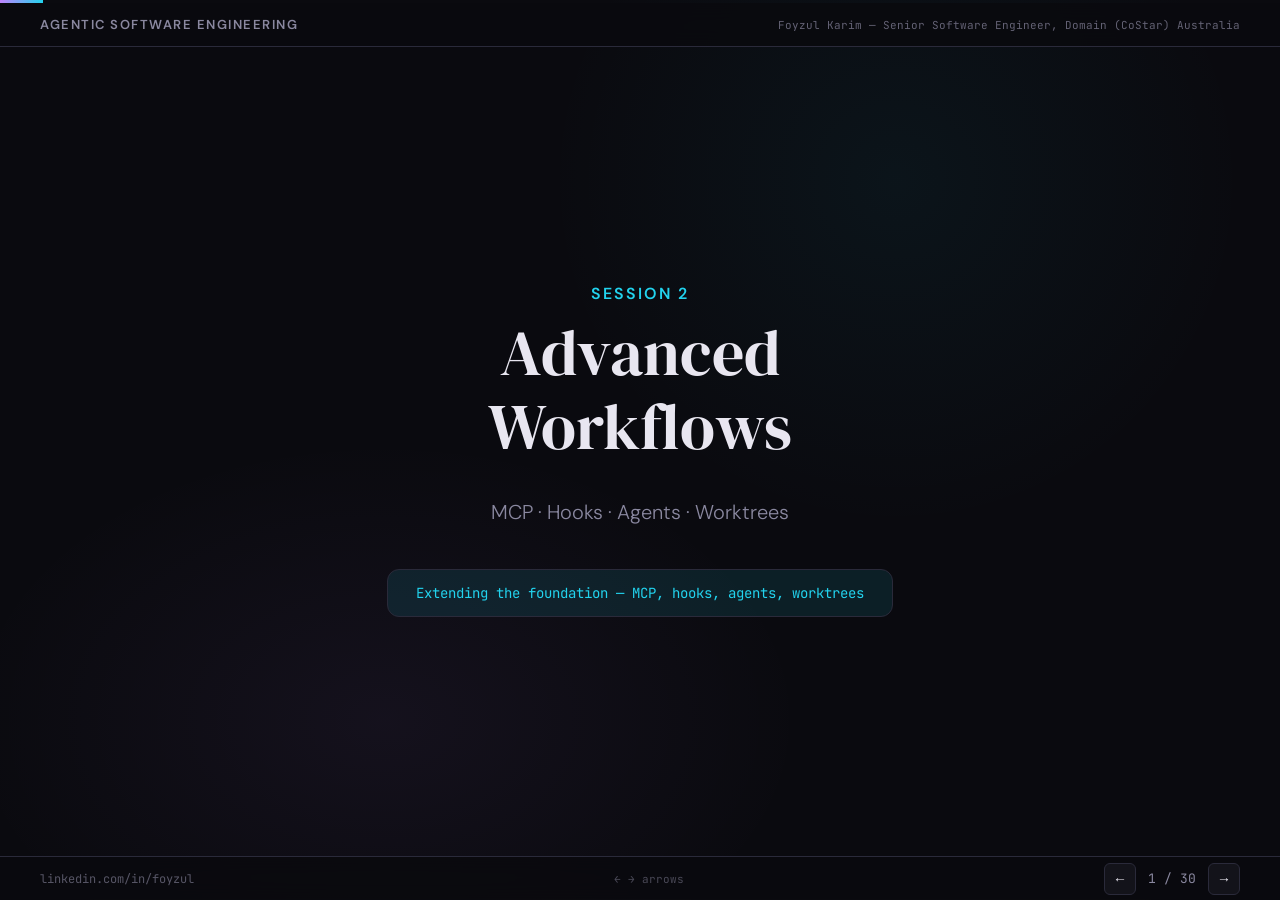
<file: session-2.html>
<!DOCTYPE html>
<html lang="en">
<head>
<meta charset="UTF-8">
<meta name="viewport" content="width=device-width, initial-scale=1.0">
<title>Session 2 — Agentic Software Engineering</title>
<link href="https://fonts.googleapis.com/css2?family=DM+Serif+Display:ital@0;1&family=DM+Sans:ital,wght@0,300;0,400;0,500;0,600;0,700;1,400&family=JetBrains+Mono:wght@400;500;600&display=swap" rel="stylesheet">
<style>
  :root {
    --bg: #0a0a0f;
    --surface: #13131a;
    --surface2: #1a1a24;
    --border: #2a2a3a;
    --text: #e8e6f0;
    --text-dim: #8a88a0;
    --accent: #f97316;
    --accent2: #fb923c;
    --accent-glow: rgba(249,115,22,0.15);
    --blue: #60a5fa;
    --green: #4ade80;
    --purple: #c084fc;
    --pink: #f472b6;
    --cyan: #22d3ee;
    --serif: 'DM Serif Display', Georgia, serif;
    --sans: 'DM Sans', system-ui, sans-serif;
    --mono: 'JetBrains Mono', monospace;
  }

  * { margin:0; padding:0; box-sizing:border-box; }

  body {
    font-family: var(--sans);
    background: var(--bg);
    color: var(--text);
    overflow: hidden;
    height: 100vh;
    width: 100vw;
  }

  .deck { width: 100vw; height: 100vh; position: relative; }

  .slide {
    position: absolute;
    inset: 0;
    display: none;
    flex-direction: column;
    padding: 60px 80px;
    overflow-y: auto;
    scrollbar-width: thin;
    scrollbar-color: var(--border) transparent;
  }
  .slide.active { display: flex; }

  .slide-header {
    position: fixed;
    top: 3px;
    left: 0; right: 0;
    height: 44px;
    display: flex;
    align-items: center;
    justify-content: space-between;
    padding: 0 40px;
    background: rgba(10, 10, 15, 0.92);
    backdrop-filter: blur(10px);
    border-bottom: 1px solid var(--border);
    z-index: 90;
  }
  .header-title {
    font-family: var(--sans);
    font-size: 13px;
    font-weight: 600;
    color: var(--text-dim);
    letter-spacing: 1.5px;
    text-transform: uppercase;
  }
  .header-author {
    font-family: var(--mono);
    font-size: 11px;
    color: var(--text-dim);
    opacity: 0.7;
  }

  .slide-footer {
    position: fixed;
    bottom: 0;
    left: 0; right: 0;
    height: 44px;
    display: flex;
    align-items: center;
    justify-content: space-between;
    padding: 0 40px;
    background: rgba(10, 10, 15, 0.92);
    backdrop-filter: blur(10px);
    border-top: 1px solid var(--border);
    z-index: 90;
  }
  .footer-link {
    font-family: var(--mono);
    font-size: 12px;
    color: var(--text-dim);
    text-decoration: none;
    opacity: 0.6;
    transition: opacity 0.2s, color 0.2s;
  }
  .footer-link:hover { opacity: 1; color: var(--cyan); }
  .footer-nav {
    display: flex;
    align-items: center;
    gap: 12px;
    font-family: var(--mono);
    font-size: 13px;
    color: var(--text-dim);
  }
  .footer-nav button {
    background: var(--surface);
    border: 1px solid var(--border);
    color: var(--text);
    width: 32px; height: 32px;
    border-radius: 6px;
    cursor: pointer;
    font-size: 14px;
    transition: all 0.2s;
    display: flex; align-items: center; justify-content: center;
  }
  .footer-nav button:hover { border-color: var(--accent); background: var(--surface2); }

  .progress {
    position: fixed;
    top: 0; left: 0;
    height: 3px;
    background: linear-gradient(90deg, var(--purple), var(--cyan));
    transition: width 0.4s cubic-bezier(0.4,0,0.2,1);
    z-index: 100;
  }

  .slide h1 {
    font-family: var(--serif);
    font-size: 52px;
    font-weight: 400;
    line-height: 1.15;
    margin-bottom: 24px;
  }
  .slide h2 {
    font-family: var(--serif);
    font-size: 38px;
    font-weight: 400;
    line-height: 1.2;
    margin-bottom: 20px;
  }
  .slide h3 {
    font-family: var(--sans);
    font-size: 16px;
    font-weight: 600;
    letter-spacing: 2px;
    text-transform: uppercase;
    color: var(--cyan);
    margin-bottom: 12px;
  }
  .slide p {
    font-size: 18px;
    line-height: 1.7;
    color: var(--text-dim);
    max-width: 720px;
  }
  .slide p.large {
    font-size: 22px;
    color: var(--text);
    line-height: 1.6;
  }

  .slide-title {
    justify-content: center;
    align-items: center;
    text-align: center;
    background:
      radial-gradient(ellipse 600px 400px at 30% 80%, rgba(192,132,252,0.06) 0%, transparent 70%),
      radial-gradient(ellipse 500px 500px at 70% 20%, rgba(34,211,238,0.05) 0%, transparent 70%),
      var(--bg);
  }
  .slide-title h1 { font-size: 64px; max-width: 900px; }
  .slide-title .subtitle {
    font-size: 20px;
    color: var(--text-dim);
    margin-top: 8px;
    font-weight: 300;
  }
  .slide-title .tagline {
    margin-top: 40px;
    padding: 14px 28px;
    border: 1px solid var(--border);
    border-radius: 12px;
    font-family: var(--mono);
    font-size: 14px;
    color: var(--cyan);
    background: rgba(34,211,238,0.1);
  }

  .card-grid {
    display: grid;
    gap: 16px;
    margin-top: 20px;
    flex: 1;
  }
  .card-grid.cols-2 { grid-template-columns: 1fr 1fr; }
  .card-grid.cols-3 { grid-template-columns: 1fr 1fr 1fr; }

  .card {
    background: var(--surface);
    border: 1px solid var(--border);
    border-radius: 14px;
    padding: 28px;
    transition: border-color 0.3s;
  }
  .card:hover { border-color: var(--cyan); }
  .card .card-icon { font-size: 28px; margin-bottom: 14px; display: block; }
  .card .card-title {
    font-family: var(--sans);
    font-size: 17px;
    font-weight: 600;
    margin-bottom: 8px;
    color: var(--text);
  }
  .card .card-body {
    font-size: 14px;
    line-height: 1.65;
    color: var(--text-dim);
  }

  .section-badge {
    display: inline-flex;
    align-items: center;
    gap: 8px;
    padding: 6px 16px;
    border-radius: 20px;
    font-family: var(--mono);
    font-size: 12px;
    font-weight: 600;
    letter-spacing: 1px;
    text-transform: uppercase;
    margin-bottom: 16px;
  }
  .section-badge.s1 { background: rgba(249,115,22,0.12); color: var(--accent); }
  .section-badge.s2 { background: rgba(96,165,250,0.12); color: var(--blue); }
  .section-badge.s3 { background: rgba(74,222,128,0.12); color: var(--green); }
  .section-badge.s4 { background: rgba(192,132,252,0.12); color: var(--purple); }
  .section-badge.s5 { background: rgba(244,114,182,0.12); color: var(--pink); }
  .section-badge.s6 { background: rgba(34,211,238,0.12); color: var(--cyan); }

  .code-block {
    background: var(--surface);
    border: 1px solid var(--border);
    border-radius: 10px;
    padding: 20px 24px;
    font-family: var(--mono);
    font-size: 14px;
    line-height: 1.7;
    color: var(--green);
    margin-top: 16px;
    white-space: pre-wrap;
    overflow-x: auto;
  }
  .code-block .dim { color: var(--text-dim); }
  .code-block .flag { color: var(--blue); }
  .code-block .str { color: var(--accent2); }

  .concept-list {
    list-style: none;
    margin-top: 16px;
    display: flex;
    flex-direction: column;
    gap: 14px;
  }
  .concept-list li {
    display: flex;
    align-items: flex-start;
    gap: 14px;
    font-size: 16px;
    line-height: 1.6;
    color: var(--text-dim);
  }
  .concept-list .bullet {
    flex-shrink: 0;
    width: 8px; height: 8px;
    border-radius: 50%;
    margin-top: 8px;
  }
  .concept-list strong { color: var(--text); font-weight: 600; }

  .callout {
    border-left: 3px solid var(--cyan);
    padding: 20px 28px;
    background: rgba(34,211,238,0.08);
    border-radius: 0 12px 12px 0;
    margin-top: 24px;
  }
  .callout p {
    font-size: 17px;
    color: var(--text);
    font-style: italic;
    max-width: 100%;
  }

  .two-col {
    display: grid;
    grid-template-columns: 1fr 1fr;
    gap: 40px;
    margin-top: 20px;
    flex: 1;
  }

  kbd {
    font-family: var(--mono);
    font-size: 12px;
    padding: 2px 8px;
    background: var(--surface2);
    border: 1px solid var(--border);
    border-radius: 4px;
    color: var(--text);
  }

  .divider { height: 1px; background: var(--border); margin: 20px 0; }

  .slide::after {
    content: '';
    position: absolute;
    bottom: 0; left: 0; right: 0;
    height: 1px;
    background: linear-gradient(90deg, transparent, var(--border), transparent);
  }

  .key-hint {
    font-family: var(--mono);
    font-size: 11px;
    color: var(--text-dim);
    opacity: 0.5;
  }

  .speaker-notes {
    display: none;
    position: fixed;
    bottom: 0; left: 0; right: 0;
    background: rgba(0,0,0,0.95);
    border-top: 2px solid var(--cyan);
    padding: 20px 40px;
    font-size: 14px;
    line-height: 1.6;
    color: var(--text-dim);
    z-index: 200;
    max-height: 30vh;
    overflow-y: auto;
  }
  .speaker-notes.visible { display: block; }
  .speaker-notes strong { color: var(--cyan); }

  .flow {
    display: flex;
    align-items: center;
    gap: 0;
    margin-top: 24px;
    flex-wrap: wrap;
    justify-content: center;
  }
  .flow-step {
    padding: 14px 22px;
    border-radius: 10px;
    font-family: var(--mono);
    font-size: 13px;
    font-weight: 600;
    text-align: center;
    min-width: 120px;
  }
  .flow-arrow {
    font-size: 20px;
    color: var(--text-dim);
    padding: 0 8px;
  }

  .stats {
    display: flex;
    gap: 40px;
    margin-top: 32px;
  }
  .stat { text-align: center; }
  .stat .stat-value {
    font-family: var(--serif);
    font-size: 48px;
    color: var(--cyan);
    line-height: 1;
  }
  .stat .stat-label {
    font-size: 13px;
    color: var(--text-dim);
    margin-top: 8px;
    text-transform: uppercase;
    letter-spacing: 1px;
  }
</style>
</head>
<body>

<div class="progress" id="progress"></div>

<div class="deck" id="deck">

  <!-- SLIDE 0: Title (EXISTING) -->
  <div class="slide slide-title active" data-index="0">
    <h3>Session 2</h3>
    <h1>Advanced<br>Workflows</h1>
    <p class="subtitle">MCP · Hooks · Agents · Worktrees</p>
    <div class="tagline">Extending the foundation — MCP, hooks, agents, worktrees</div>
  </div>

  <!-- SLIDE 3: MCP Intro (EXISTING, was data-index="2") -->
  <div class="slide" data-index="3">
    <div class="section-badge s4">● MCP Servers</div>
    <h2>MCP — Connect Claude to everything</h2>
    <p>Model Context Protocol servers give Claude Code access to external tools and data sources: vector databases, browsers, APIs, anything with an MCP server. These are capabilities Claude <strong style="color:var(--text)">cannot</strong> get from Bash alone.</p>
    <div class="two-col">
      <div>
        <h3 style="color:var(--purple)">How It Works</h3>
        <ul class="concept-list">
          <li><span class="bullet" style="background:var(--purple)"></span><span><strong>Transport types:</strong> HTTP (recommended for remote), stdio (local processes). SSE is deprecated.</span></li>
          <li><span class="bullet" style="background:var(--purple)"></span><span><strong>Three scopes:</strong> Local (<code style="color:var(--green)">~/.claude.json</code>, per-project), Project (<code style="color:var(--green)">.mcp.json</code>, committed), User (<code style="color:var(--green)">~/.claude.json</code>, all projects).</span></li>
          <li><span class="bullet" style="background:var(--purple)"></span><span><strong>Tool Search:</strong> Defers MCP tool loading until needed. Reduces context from ~72K tokens to ~8.7K with multiple servers. On by default.</span></li>
        </ul>
      </div>
      <div>
        <h3 style="color:var(--purple)">.mcp.json Example</h3>
        <div class="code-block" style="font-size:13px; line-height:1.8;">
<span class="dim">// .mcp.json (committed to git)</span>
{
  <span class="str">"mcpServers"</span>: {
    <span class="str">"qdrant"</span>: {
      <span class="flag">"command"</span>: <span class="str">"uvx"</span>,
      <span class="flag">"args"</span>: [<span class="str">"mcp-server-qdrant"</span>],
      <span class="flag">"env"</span>: {
        <span class="str">"QDRANT_URL"</span>: <span class="str">"${QDRANT_URL}"</span>,
        <span class="str">"COLLECTION_NAME"</span>: <span class="str">"project-docs"</span>
      }
    },
    <span class="str">"context7"</span>: {
      <span class="flag">"command"</span>: <span class="str">"npx"</span>,
      <span class="flag">"args"</span>: [<span class="str">"-y"</span>,
        <span class="str">"@upstash/context7-mcp@latest"</span>]
    }
  }
}</div>
      </div>
    </div>
  </div>

  <!-- SLIDE 4: Essential MCP Servers (EXISTING, was data-index="3") -->
  <div class="slide" data-index="4">
    <div class="section-badge s4">● MCP Servers</div>
    <h2>MCP servers worth knowing</h2>
    <p>You don't need many. Pick the ones that match your daily work.</p>
    <div class="card-grid cols-3" style="margin-top:20px;">
      <div class="card" style="border-left:3px solid var(--purple);">
        <span class="card-icon">🧠</span>
        <div class="card-title">Qdrant (Vector DB)</div>
        <div class="card-body">Semantic search over your docs, ADRs, and domain knowledge. Claude searches by <em>meaning</em>, not keywords. Store with <code style="color:var(--green); font-size:12px;">qdrant-store</code>, retrieve with <code style="color:var(--green); font-size:12px;">qdrant-find</code>.</div>
      </div>
      <div class="card" style="border-left:3px solid var(--blue);">
        <span class="card-icon">🎭</span>
        <div class="card-title">Playwright MCP</div>
        <div class="card-body">Browser automation, screenshots, testing. Essential for frontend — gives Claude visual feedback it can't get from code alone.</div>
      </div>
      <div class="card" style="border-left:3px solid var(--green);">
        <span class="card-icon">🗄️</span>
        <div class="card-title">PostgreSQL / Supabase</div>
        <div class="card-body">Database queries and schema exploration. Claude validates migrations against live schema — not just guessing from Prisma files.</div>
      </div>
      <div class="card" style="border-left:3px solid var(--accent);">
        <span class="card-icon">📚</span>
        <div class="card-title">Context7</div>
        <div class="card-body">Up-to-date library docs. Claude gets current API signatures instead of hallucinating from stale training data.</div>
      </div>
      <div class="card" style="border-left:3px solid var(--pink);">
        <span class="card-icon">🎨</span>
        <div class="card-title">Figma MCP</div>
        <div class="card-body">Design-to-code workflows. Read Figma designs and translate to components — Claude sees the mockup.</div>
      </div>
      <div class="card" style="border-left:3px solid var(--cyan);">
        <span class="card-icon">🔍</span>
        <div class="card-title">Browse the Registry</div>
        <div class="card-body"><code style="color:var(--cyan)">modelcontextprotocol.io</code> — find servers for your specific tools. GitHub, Stripe, Slack, and hundreds more.</div>
      </div>
    </div>
    <div class="callout" style="margin-top:16px; border-color:var(--purple); background:rgba(192,132,252,0.08);">
      <p style="font-size:14px;"><strong style="color:var(--text)">Why not GitHub MCP?</strong> Claude Code already has <code>gh</code> CLI via Bash — MCP doesn't add much there. Focus on servers that give Claude <em>capabilities it can't get from the terminal</em>: semantic search, visual feedback, live documentation, design files.</p>
    </div>
  </div>

  <!-- SLIDE: MCP Use Case — Vector DB as a Knowledge Layer -->
  <div class="slide" data-index="5">
    <div class="section-badge s4">● MCP — Use Case</div>
    <h2>Real use case: vector DB as Claude's knowledge layer</h2>
    <p>Your team has architecture decision records, API specs, domain glossaries, past postmortems. Claude can't read your Confluence wiki — but it can query a vector database where you've indexed that knowledge.</p>
    <div class="two-col" style="margin-top:20px;">
      <div>
        <h3 style="color:var(--purple)">The Setup</h3>
        <div class="flow" style="flex-direction:column; align-items:stretch; gap:8px; margin-top:12px;">
          <div class="flow-step" style="background:rgba(192,132,252,0.15); color:var(--purple); width:100%; text-align:left; display:flex; align-items:center; gap:14px;">
            <span style="font-size:16px; width:24px;">1</span>
            <div><strong>Index your knowledge</strong><br><span style="font-size:12px; font-weight:400; color:var(--text-dim);">Embed ADRs, specs, domain docs into Qdrant</span></div>
          </div>
          <div style="text-align:center; color:var(--text-dim); font-size:14px;">↓</div>
          <div class="flow-step" style="background:rgba(34,211,238,0.15); color:var(--cyan); width:100%; text-align:left; display:flex; align-items:center; gap:14px;">
            <span style="font-size:16px; width:24px;">2</span>
            <div><strong>Connect via MCP</strong><br><span style="font-size:12px; font-weight:400; color:var(--text-dim);">Qdrant MCP server in <code>.mcp.json</code></span></div>
          </div>
          <div style="text-align:center; color:var(--text-dim); font-size:14px;">↓</div>
          <div class="flow-step" style="background:rgba(74,222,128,0.15); color:var(--green); width:100%; text-align:left; display:flex; align-items:center; gap:14px;">
            <span style="font-size:16px; width:24px;">3</span>
            <div><strong>Claude queries before coding</strong><br><span style="font-size:12px; font-weight:400; color:var(--text-dim);">"Find relevant decisions about auth" → semantic search → informed code</span></div>
          </div>
        </div>
      </div>
      <div>
        <h3 style="color:var(--purple)">What Goes In The Vector DB</h3>
        <ul class="concept-list">
          <li><span class="bullet" style="background:var(--accent)"></span><span><strong>Architecture Decision Records</strong> — "Why did we choose PostgreSQL over MongoDB?" Claude finds the reasoning before suggesting a new data store.</span></li>
          <li><span class="bullet" style="background:var(--blue)"></span><span><strong>API specs and contracts</strong> — internal service documentation that's too large for CLAUDE.md but critical for cross-service work.</span></li>
          <li><span class="bullet" style="background:var(--green)"></span><span><strong>Domain knowledge</strong> — business rules, glossaries, regulatory requirements. "What are the GDPR rules for user data deletion?"</span></li>
          <li><span class="bullet" style="background:var(--pink)"></span><span><strong>Postmortems and incidents</strong> — "Has this pattern caused problems before?" Claude learns from your team's history.</span></li>
        </ul>
      </div>
    </div>
    <div class="callout" style="margin-top:20px;">
      <p>This is the MCP paradigm shift: Claude isn't limited to what's in the repo. It can search your team's entire knowledge base by <em>meaning</em> — finding relevant context that keyword search would miss. The vector DB becomes Claude's long-term memory for your organization.</p>
    </div>
  </div>

  <!-- SLIDE 5: NEW — MCP Configuration Scopes -->
  <div class="slide" data-index="6">
    <div class="section-badge s4">● MCP — Config</div>
    <h2>Where do you declare your MCP servers?</h2>
    <p>Three scopes — same pattern as settings. Pick the right one based on who needs it.</p>
    <div style="display:flex; flex-direction:column; gap:8px; margin-top:24px;">
      <div class="card" style="border-left:4px solid var(--green); padding:16px 24px; display:flex; align-items:center; gap:20px;">
        <div style="font-family:var(--mono); font-size:28px; color:var(--green); width:30px;">1</div>
        <div><div class="card-title" style="margin:0;">Local scope — <code style="color:var(--green)">claude mcp add</code> (default)</div><div class="card-body" style="margin-top:4px;">Current project only, private to you. Stored in <code style="color:var(--green)">~/.claude.json</code> under your project's path. Use for personal dev servers, experiments.</div></div>
      </div>
      <div class="card" style="border-left:4px solid var(--blue); padding:16px 24px; display:flex; align-items:center; gap:20px;">
        <div style="font-family:var(--mono); font-size:28px; color:var(--blue); width:30px;">2</div>
        <div><div class="card-title" style="margin:0;">Project scope — <code style="color:var(--green)">.mcp.json</code> (committed to git)</div><div class="card-body" style="margin-top:4px;">Shared with your team. <code style="color:var(--green)">claude mcp add --scope project</code>. GitHub MCP, team databases, shared API servers. This is the most common.</div></div>
      </div>
      <div class="card" style="border-left:4px solid var(--accent); padding:16px 24px; display:flex; align-items:center; gap:20px;">
        <div style="font-family:var(--mono); font-size:28px; color:var(--accent); width:30px;">3</div>
        <div><div class="card-title" style="margin:0;">User scope — <code style="color:var(--green)">claude mcp add --scope user</code></div><div class="card-body" style="margin-top:4px;">Available in all your projects. Stored in <code style="color:var(--green)">~/.claude.json</code> (cross-project). Personal GitHub, utility servers you use everywhere.</div></div>
      </div>
    </div>
    <div class="code-block" style="font-size:13px; line-height:1.8; margin-top:20px;">
<span class="dim">// .mcp.json — project scope (committed, shared with team)</span>
{
  <span class="str">"mcpServers"</span>: {
    <span class="str">"qdrant"</span>: {
      <span class="flag">"command"</span>: <span class="str">"uvx"</span>,
      <span class="flag">"args"</span>: [<span class="str">"mcp-server-qdrant"</span>],
      <span class="flag">"env"</span>: { <span class="str">"QDRANT_URL"</span>: <span class="str">"${QDRANT_URL}"</span>, <span class="str">"COLLECTION_NAME"</span>: <span class="str">"project-docs"</span> }
      <span class="dim">// stdio — semantic search over your team's knowledge base</span>
    },
    <span class="str">"context7"</span>: {
      <span class="flag">"command"</span>: <span class="str">"npx"</span>,
      <span class="flag">"args"</span>: [<span class="str">"-y"</span>, <span class="str">"@upstash/context7-mcp@latest"</span>]
      <span class="dim">// stdio — fetches current library docs on demand</span>
    }
  }
}</div>
    <div class="callout" style="margin-top:20px;">
      <p>Project scope (<code>.mcp.json</code>) is the team default — Qdrant, Context7, Playwright all go here. Local and User scope both live in <code>~/.claude.json</code> — local is per-project, user is cross-project. Note: MCP local scope is <strong>not</strong> <code>.claude/settings.local.json</code> — that's for general settings only.</p>
    </div>
  </div>

  <!-- SLIDE 6: NEW — MCP Troubleshooting -->
  <div class="slide" data-index="7">
    <div class="section-badge s4">● MCP — Troubleshooting</div>
    <h2>When MCP servers don't connect</h2>
    <p>MCP issues are the most common source of frustration. Here's your debugging playbook.</p>
    <div class="two-col" style="margin-top:20px;">
      <div>
        <h3 style="color:var(--purple)">Common Issues</h3>
        <ul class="concept-list">
          <li><span class="bullet" style="background:var(--accent)"></span><span><strong>Server not found</strong> → check <code style="color:var(--green)">command</code> path, run <code style="color:var(--cyan)">which npx</code> to verify</span></li>
          <li><span class="bullet" style="background:var(--blue)"></span><span><strong>Connection refused</strong> → server process not running, check port</span></li>
          <li><span class="bullet" style="background:var(--green)"></span><span><strong>Tools not appearing</strong> → run <code style="color:var(--cyan)">/mcp</code> to see status, check <code style="color:var(--green)">allowedTools</code> in settings</span></li>
          <li><span class="bullet" style="background:var(--purple)"></span><span><strong>Context explosion</strong> → Tool Search is on by default, verify with <code style="color:var(--cyan)">/context</code></span></li>
          <li><span class="bullet" style="background:var(--pink)"></span><span><strong>Auth failures</strong> → check environment variables, <code style="color:var(--cyan)">echo $GITHUB_TOKEN</code></span></li>
        </ul>
      </div>
      <div>
        <h3 style="color:var(--purple)">Debugging Commands</h3>
        <div class="code-block" style="font-size:13px; line-height:1.9;">
<span class="dim"># Check MCP server status</span>
/mcp

<span class="dim"># See what's loaded in context</span>
/context

<span class="dim"># Test a server manually</span>
npx @modelcontextprotocol/server-postgres $DB_URL

<span class="dim"># Restart Claude Code after config changes</span>
<span class="dim"># (MCP config loads on startup)</span></div>
      </div>
    </div>
    <div class="callout" style="border-color:var(--cyan); background:rgba(34,211,238,0.08);">
      <p>The #1 mistake: editing <code>.mcp.json</code> and expecting instant changes. MCP servers load on startup. <strong>Restart your Claude Code session after config changes.</strong></p>
    </div>
  </div>

  <!-- SLIDE: Hooks — Concept (SPLIT from Hooks Intro) -->
  <div class="slide" data-index="8">
    <div class="section-badge s5">● Hooks</div>
    <h2>Hooks — automate your guardrails</h2>
    <p>Hooks are shell commands that fire at lifecycle events. They format your code, block dangerous commands, validate quality — automatically, every time. Claude doesn't control them — they run whether Claude wants them to or not.</p>
    <div style="margin-top:24px;">
      <h3 style="color:var(--pink)">Four Hook Types</h3>
      <div class="card-grid cols-2" style="margin-top:16px;">
        <div class="card" style="border-top:3px solid var(--accent);">
          <div class="card-title">command</div>
          <div class="card-body">Runs a shell command. Most common type. Fast, predictable, easy to debug.</div>
        </div>
        <div class="card" style="border-top:3px solid var(--blue);">
          <div class="card-title">prompt</div>
          <div class="card-body">LLM-evaluated (uses Haiku by default). Smart but slower. Good for nuanced checks.</div>
        </div>
        <div class="card" style="border-top:3px solid var(--green);">
          <div class="card-title">agent</div>
          <div class="card-body">Full agent execution. For complex, multi-step validation that needs reasoning.</div>
        </div>
        <div class="card" style="border-top:3px solid var(--purple);">
          <div class="card-title">http</div>
          <div class="card-body">POST to a URL. For external integrations — Slack notifications, webhooks, logging.</div>
        </div>
      </div>
    </div>
    <div class="callout" style="margin-top:24px;">
      <p>Hooks are reflexes — they fire every time, without thinking. Claude doesn't choose to run them. They fire at lifecycle events automatically, enforcing your standards even when no one is watching.</p>
    </div>
  </div>

  <!-- SLIDE: Hooks — Events & Examples (SPLIT from Hooks Intro) -->
  <div class="slide" data-index="9">
    <div class="section-badge s5">● Hooks — Events &amp; Examples</div>
    <h2>28 Events — the ones that matter</h2>
    <p>Hooks can fire on 28 different lifecycle events. You'll use about 5 of them regularly. Here are the key ones and what they look like in practice.</p>
    <div class="two-col">
      <div>
        <h3 style="color:var(--pink)">Key Events</h3>
        <ul class="concept-list">
          <li><span class="bullet" style="background:var(--pink)"></span><span><strong>PreToolUse</strong> — fires before an action. <em>The only hook that can block.</em></span></li>
          <li><span class="bullet" style="background:var(--cyan)"></span><span><strong>PostToolUse</strong> — fires after an action. Auto-format, auto-lint.</span></li>
          <li><span class="bullet" style="background:var(--accent)"></span><span><strong>Stop</strong> — fires when Claude finishes. Validate completion.</span></li>
          <li><span class="bullet" style="background:var(--green)"></span><span><strong>SessionStart</strong> — fires on startup. Load env vars, set up tooling.</span></li>
          <li><span class="bullet" style="background:var(--blue)"></span><span><strong>UserPromptSubmit</strong> — fires before Claude processes your prompt. Pre-validation.</span></li>
          <li><span class="bullet" style="background:var(--purple)"></span><span><strong>+ 23 more</strong> — SubagentStop, FileChanged, Notification, ConfigChange, etc.</span></li>
        </ul>
      </div>
      <div>
        <h3 style="color:var(--pink)">Practical Examples</h3>
        <div class="code-block" style="font-size:12px; line-height:1.7;">
<span class="dim">// .claude/settings.json</span>
{
  <span class="str">"hooks"</span>: {
    <span class="str">"PostToolUse"</span>: [{
      <span class="flag">"matcher"</span>: <span class="str">"Write|Edit|MultiEdit"</span>,
      <span class="flag">"type"</span>: <span class="str">"command"</span>,
      <span class="flag">"command"</span>: <span class="str">"npx prettier --write $FILE"</span>
    }],
    <span class="str">"PreToolUse"</span>: [{
      <span class="flag">"matcher"</span>: <span class="str">"Bash"</span>,
      <span class="flag">"type"</span>: <span class="str">"command"</span>,
      <span class="flag">"command"</span>: <span class="str">"echo $COMMAND | grep -qE 'rm -rf|DROP' && exit 2 || exit 0"</span>
    }]
  }
}</div>
        <div class="callout" style="margin-top:16px; border-color:var(--pink); background:rgba(244,114,182,0.08);">
          <p style="font-size:14px;">PreToolUse hooks with exit code 2 <strong>block the action</strong> — even in bypassPermissions mode. This is your ultimate safety net.</p>
        </div>
      </div>
    </div>
  </div>

  <!-- SLIDE 9: NEW — PreToolUse Patterns -->
  <div class="slide" data-index="10">
    <div class="section-badge s5">● Hooks — Patterns</div>
    <h2>PreToolUse hooks — your ultimate safety net</h2>
    <p>PreToolUse is the only hook that can block actions. Exit code 2 = blocked. These patterns prevent disaster before it happens.</p>
    <div class="two-col" style="margin-top:20px;">
      <div>
        <h3 style="color:var(--pink)">Block dangerous commands</h3>
        <div class="code-block" style="font-size:12px; line-height:1.7;">
<span class="dim">// .claude/settings.json</span>
{
  <span class="str">"hooks"</span>: {
    <span class="str">"PreToolUse"</span>: [{
      <span class="flag">"matcher"</span>: <span class="str">"Bash"</span>,
      <span class="flag">"type"</span>: <span class="str">"command"</span>,
      <span class="flag">"command"</span>: <span class="str">"echo $COMMAND | grep -qiE 'rm -rf|DROP TABLE|DELETE FROM[^;]*;|force push' && exit 2 || exit 0"</span>
    }]
  }
}</div>
        <p style="font-size:13px; margin-top:12px; color:var(--text-dim); line-height:1.6;"><strong style="color:var(--text)">Exit code 2</strong> blocks the action AND shows a message to Claude. <strong style="color:var(--text)">Exit code 0</strong> allows it. This runs even in bypassPermissions mode.</p>
      </div>
      <div>
        <h3 style="color:var(--pink)">Protect critical files</h3>
        <div class="code-block" style="font-size:12px; line-height:1.7;">
<span class="dim">// .claude/settings.json</span>
{
  <span class="str">"hooks"</span>: {
    <span class="str">"PreToolUse"</span>: [{
      <span class="flag">"matcher"</span>: <span class="str">"Write|Edit|MultiEdit"</span>,
      <span class="flag">"type"</span>: <span class="str">"command"</span>,
      <span class="flag">"command"</span>: <span class="str">"echo $FILE | grep -qE 'production|\\.env\\.prod|schema\\.prisma' && exit 2 || exit 0"</span>
    }]
  }
}</div>
        <h3 style="color:var(--pink); margin-top:16px;">What to block</h3>
        <ul class="concept-list" style="margin-top:8px;">
          <li><span class="bullet" style="background:var(--accent)"></span><span>Destructive SQL (DROP, DELETE without WHERE)</span></li>
          <li><span class="bullet" style="background:var(--pink)"></span><span>Production config files</span></li>
          <li><span class="bullet" style="background:var(--purple)"></span><span>Force push to main/master</span></li>
          <li><span class="bullet" style="background:var(--blue)"></span><span>Direct commits to protected branches</span></li>
        </ul>
      </div>
    </div>
    <div class="callout" style="border-color:var(--pink); background:rgba(244,114,182,0.08);">
      <p>PreToolUse hooks are your last line of defense. Claude can bypass permissions — it <strong>cannot</strong> bypass a PreToolUse hook that returns exit code 2. This is by design.</p>
    </div>
  </div>

  <!-- SLIDE 10: NEW — Credential Guard Hook -->
  <div class="slide" data-index="11">
    <div class="section-badge s5">● Hooks — Real Example</div>
    <h2>Real-world hook: block credentials from commits</h2>
    <p>A PreToolUse hook that scans staged files for secrets before <code>git commit</code> runs. If it finds anything, exit code 2 blocks the commit and tells Claude why.</p>

    <div class="two-col" style="margin-top:20px;">
      <div>
        <h3 style="color:var(--pink)">The hook config</h3>
        <div class="code-block" style="font-size:12px; line-height:1.7;">
<span class="dim">// .claude/settings.json</span>
{
  <span class="str">"hooks"</span>: {
    <span class="str">"PreToolUse"</span>: [{
      <span class="flag">"matcher"</span>: <span class="str">"Bash"</span>,
      <span class="flag">"type"</span>: <span class="str">"command"</span>,
      <span class="flag">"command"</span>: <span class="str">"bash .claude/hooks/credential-check.sh"</span>
    }]
  }
}</div>
        <h3 style="color:var(--pink); margin-top:16px;">What it catches</h3>
        <ul class="concept-list" style="margin-top:8px;">
          <li><span class="bullet" style="background:var(--accent)"></span><span>AWS keys (<code>AKIA...</code>)</span></li>
          <li><span class="bullet" style="background:var(--pink)"></span><span>Private keys (<code>BEGIN RSA PRIVATE KEY</code>)</span></li>
          <li><span class="bullet" style="background:var(--purple)"></span><span>API tokens &amp; passwords in code</span></li>
          <li><span class="bullet" style="background:var(--blue)"></span><span><code>.env</code> files with real values</span></li>
        </ul>
      </div>
      <div>
        <h3 style="color:var(--pink)">The script</h3>
        <div class="code-block" style="font-size:11px; line-height:1.6;">
<span class="dim">#!/bin/bash</span>
<span class="dim"># .claude/hooks/credential-check.sh</span>

<span class="dim"># Only run when the command is git commit</span>
echo <span class="str">"$TOOL_INPUT"</span> | grep -q <span class="str">"git commit"</span> \
  || exit 0

<span class="dim"># Scan staged files for secrets</span>
SECRETS=$(git diff --cached --diff-filter=ACM \
  | grep -iEn \
    <span class="str">'AKIA[0-9A-Z]{16}'</span>           <span class="dim"># AWS access key</span> \
    <span class="str">'|BEGIN (RSA|EC|DSA) PRIVATE'</span>  <span class="dim"># private key</span> \
    <span class="str">'|password\s*[:=]\s*["\x27].+'</span> <span class="dim"># password assignment</span> \
    <span class="str">'|secret\s*[:=]\s*["\x27].+'</span>  <span class="dim"># secret assignment</span> \
    <span class="str">'|token\s*[:=]\s*["\x27].+'</span>   <span class="dim"># token assignment</span>
)

if [ -n <span class="str">"$SECRETS"</span> ]; then
  echo <span class="str">"<span style="color:var(--accent)">BLOCKED:</span> Credentials found in staged files:"</span>
  echo <span class="str">"$SECRETS"</span>
  echo <span class="str">"Remove secrets and use env vars instead."</span>
  exit 2   <span class="dim"># ← blocks the commit</span>
fi

exit 0     <span class="dim"># ← allows the commit</span></div>
      </div>
    </div>

    <div class="flow" style="margin-top:20px;">
      <div class="flow-step" style="background:rgba(192,132,252,0.15); color:var(--purple);">Claude runs<br><code>git commit</code></div>
      <div class="flow-arrow">→</div>
      <div class="flow-step" style="background:rgba(244,114,182,0.15); color:var(--pink);">PreToolUse<br>hook fires</div>
      <div class="flow-arrow">→</div>
      <div class="flow-step" style="background:rgba(249,115,22,0.15); color:var(--accent);">Script scans<br>staged diff</div>
      <div class="flow-arrow">→</div>
      <div class="flow-step" style="background:rgba(248,113,113,0.15); color:#f87171;">Secrets found?<br><strong>exit 2 = BLOCKED</strong></div>
    </div>

    <div class="callout" style="border-color:var(--accent); background:rgba(249,115,22,0.08); margin-top:16px;">
      <p>This is what hooks are for — <strong>automatic enforcement with zero user action</strong>. Claude can't skip this check. It fires every time, even with <code>dangerouslySkipPermissions</code>. Your credentials never make it into a commit.</p>
    </div>
  </div>

  <!-- SLIDE 11: NEW — Hooks + Skills Combo -->
  <div class="slide" data-index="12">
    <div class="section-badge s5">● Hooks — Workflow</div>
    <h2>Hooks + Skills — two independent layers</h2>
    <p>They don't call each other. They cover different gaps. Hooks are automatic reflexes. Skills are on-demand expertise you invoke yourself.</p>

    <div class="two-col" style="margin-top:20px;">
      <div>
        <h3 style="color:var(--cyan)">Hooks — automatic, no user action</h3>
        <p style="font-size:13px; color:var(--text-dim); margin-bottom:10px;">Run shell commands when Claude uses a tool. You never invoke them — they just fire.</p>
        <div class="flow" style="margin-bottom:12px;">
          <div class="flow-step" style="background:rgba(34,211,238,0.15); color:var(--cyan);">Claude writes<br>a file</div>
          <div class="flow-arrow">→</div>
          <div class="flow-step" style="background:rgba(244,114,182,0.15); color:var(--pink);">PostToolUse<br>hook fires</div>
          <div class="flow-arrow">→</div>
          <div class="flow-step" style="background:rgba(74,222,128,0.15); color:var(--green);">prettier<br>formats it</div>
        </div>
        <div class="code-block" style="font-size:12px; line-height:1.7;">
<span class="dim">// .claude/settings.json</span>
{
  <span class="str">"hooks"</span>: {
    <span class="str">"PostToolUse"</span>: [{
      <span class="flag">"matcher"</span>: <span class="str">"Write|Edit"</span>,
      <span class="flag">"type"</span>: <span class="str">"command"</span>,
      <span class="flag">"command"</span>: <span class="str">"npx prettier --write $FILE"</span>
    }],
    <span class="str">"Stop"</span>: [{
      <span class="flag">"type"</span>: <span class="str">"command"</span>,
      <span class="flag">"command"</span>: <span class="str">"npm test"</span>
    }]
  }
}</div>
      </div>
      <div>
        <h3 style="color:var(--purple)">Skills — on-demand, user invokes</h3>
        <p style="font-size:13px; color:var(--text-dim); margin-bottom:10px;">Markdown instructions loaded into Claude's context when <strong>you</strong> type a slash command.</p>
        <div class="flow" style="margin-bottom:12px;">
          <div class="flow-step" style="background:rgba(192,132,252,0.15); color:var(--purple);">You type<br><code>/review</code></div>
          <div class="flow-arrow">→</div>
          <div class="flow-step" style="background:rgba(244,114,182,0.15); color:var(--pink);">SKILL.md loads<br>into context</div>
          <div class="flow-arrow">→</div>
          <div class="flow-step" style="background:rgba(74,222,128,0.15); color:var(--green);">Claude follows<br>the checklist</div>
        </div>
        <div class="code-block" style="font-size:12px; line-height:1.7;">
<span class="dim"># .claude/skills/review/SKILL.md</span>
---
<span class="flag">name</span>: <span class="str">review</span>
<span class="flag">description</span>: <span class="str">Run code review checklist</span>
---

## Steps
1. Read changed files via <span class="str">`git diff`</span>
2. Check for security issues
   (SQL injection, XSS, hardcoded secrets)
3. Verify test coverage for new functions
4. Ensure error handling follows project
   conventions
5. Output summary with pass/fail per check</div>
      </div>
    </div>

    <div class="callout" style="margin-top:16px;">
      <ul class="concept-list" style="margin:0;">
        <li><span class="bullet" style="background:var(--cyan)"></span><span><strong>Hooks</strong> = shell commands that fire automatically. Claude doesn't even know they ran.</span></li>
        <li><span class="bullet" style="background:var(--purple)"></span><span><strong>Skills</strong> = markdown instructions Claude reads and follows. You trigger them with <code>/skillname</code>.</span></li>
        <li><span class="bullet" style="background:var(--green)"></span><span><strong>They don't call each other.</strong> But in a mature setup, both are active — hooks enforce standards silently while skills guide complex workflows on demand.</span></li>
      </ul>
    </div>
  </div>

  <!-- SLIDE: MCP vs Skills vs Hooks — Now You Know All Three -->
  <div class="slide" data-index="13">
    <div class="section-badge s4">● Extension Points</div>
    <h2>MCP, Skills, or Hooks — which extension point?</h2>
    <p>Now that you know all three, here's the decision framework. Each solves a different problem. Choosing wrong means fighting the tool.</p>
    <div class="card-grid cols-3" style="margin-top:20px;">
      <div class="card" style="border-top:3px solid var(--purple);">
        <span class="card-icon">🔌</span>
        <div class="card-title">MCP Servers</div>
        <div class="card-body">Give Claude new capabilities it doesn't have. Access to databases, browsers, APIs, external tools. <strong style="color:var(--text)">Think: new senses.</strong><br><br><strong style="color:var(--purple)">When:</strong> You need Claude to interact with an external system.</div>
      </div>
      <div class="card" style="border-top:3px solid var(--pink);">
        <span class="card-icon">📜</span>
        <div class="card-title">Skills</div>
        <div class="card-body">Give Claude specialized instructions for specific workflows. Code review checklists, test patterns, deployment steps. <strong style="color:var(--text)">Think: new knowledge on demand.</strong><br><br><strong style="color:var(--pink)">When:</strong> You need Claude to follow a specific process consistently.</div>
      </div>
      <div class="card" style="border-top:3px solid var(--cyan);">
        <span class="card-icon">🪝</span>
        <div class="card-title">Hooks</div>
        <div class="card-body">Automate guardrails that fire at lifecycle events. Auto-format, block dangerous commands, validate quality. <strong style="color:var(--text)">Think: new reflexes.</strong><br><br><strong style="color:var(--cyan)">When:</strong> You need something to happen automatically, every time, without thinking.</div>
      </div>
    </div>
    <div style="margin-top:24px; display:flex; flex-direction:column; gap:2px;">
      <div style="display:grid; grid-template-columns:100px 1fr 1fr 1fr 1fr; gap:1px; font-family:var(--mono); font-size:12px;">
        <div style="padding:10px 14px; color:var(--text-dim); font-size:10px; text-transform:uppercase; letter-spacing:1px;"></div>
        <div style="padding:10px 14px; color:var(--text-dim); font-size:10px; text-transform:uppercase; letter-spacing:1px; background:var(--surface); border-radius:8px 0 0 0;">Triggers</div>
        <div style="padding:10px 14px; color:var(--text-dim); font-size:10px; text-transform:uppercase; letter-spacing:1px; background:var(--surface);">Loads</div>
        <div style="padding:10px 14px; color:var(--text-dim); font-size:10px; text-transform:uppercase; letter-spacing:1px; background:var(--surface);">Best for</div>
        <div style="padding:10px 14px; color:var(--text-dim); font-size:10px; text-transform:uppercase; letter-spacing:1px; background:var(--surface); border-radius:0 8px 0 0;">Example</div>
      </div>
      <div style="display:grid; grid-template-columns:100px 1fr 1fr 1fr 1fr; gap:1px; font-family:var(--mono); font-size:12px;">
        <div style="padding:10px 14px; background:rgba(192,132,252,0.1); border-radius:8px 0 0 8px; color:var(--purple); font-weight:600;">MCP</div>
        <div style="padding:10px 14px; background:var(--surface); color:var(--text-dim);">On tool use</div>
        <div style="padding:10px 14px; background:var(--surface); color:var(--text-dim);">Always (with Tool Search)</div>
        <div style="padding:10px 14px; background:var(--surface); color:var(--text-dim);">External systems</div>
        <div style="padding:10px 14px; background:var(--surface); border-radius:0 8px 8px 0; color:var(--green);">Qdrant, Playwright, Context7</div>
      </div>
      <div style="display:grid; grid-template-columns:100px 1fr 1fr 1fr 1fr; gap:1px; font-family:var(--mono); font-size:12px;">
        <div style="padding:10px 14px; background:rgba(244,114,182,0.1); border-radius:8px 0 0 8px; color:var(--pink); font-weight:600;">Skills</div>
        <div style="padding:10px 14px; background:var(--surface2); color:var(--text-dim);">Slash command or auto</div>
        <div style="padding:10px 14px; background:var(--surface2); color:var(--text-dim);">On demand</div>
        <div style="padding:10px 14px; background:var(--surface2); color:var(--text-dim);">Workflows &amp; processes</div>
        <div style="padding:10px 14px; background:var(--surface2); border-radius:0 8px 8px 0; color:var(--green);">/review, /spec, /plan</div>
      </div>
      <div style="display:grid; grid-template-columns:100px 1fr 1fr 1fr 1fr; gap:1px; font-family:var(--mono); font-size:12px;">
        <div style="padding:10px 14px; background:rgba(34,211,238,0.1); border-radius:8px 0 0 8px; color:var(--cyan); font-weight:600;">Hooks</div>
        <div style="padding:10px 14px; background:var(--surface2); color:var(--text-dim);">Lifecycle events</div>
        <div style="padding:10px 14px; background:var(--surface2); color:var(--text-dim);">Always</div>
        <div style="padding:10px 14px; background:var(--surface2); color:var(--text-dim);">Automatic guardrails</div>
        <div style="padding:10px 14px; background:var(--surface2); border-radius:0 8px 8px 0; color:var(--green);">Auto-format, block rm -rf</div>
      </div>
    </div>
    <div class="callout" style="margin-top:20px;">
      <p>Most projects use all three. MCP connects Claude to your world. Skills teach Claude your workflows. Hooks enforce your standards automatically. They compose, they don't compete.</p>
    </div>
    <div style="margin-top:16px; background:var(--surface); border-radius:12px; padding:16px 20px;">
      <h3 style="color:var(--accent); font-size:14px; margin-bottom:12px;">Quick Check — type your answer in chat</h3>
      <div style="display:flex; gap:16px; font-size:13px; font-family:var(--mono);">
        <div style="flex:1;"><span style="color:var(--text-dim);">Auto-format code after every edit?</span><br><strong style="color:var(--cyan);">→ Hook</strong></div>
        <div style="flex:1;"><span style="color:var(--text-dim);">Connect to your team's vector database?</span><br><strong style="color:var(--purple);">→ MCP</strong></div>
        <div style="flex:1;"><span style="color:var(--text-dim);">Run your code review checklist?</span><br><strong style="color:var(--pink);">→ Skill</strong></div>
      </div>
    </div>
  </div>

  <!-- SLIDE: Permission Modes — How Much Autonomy? -->
  <div class="slide" data-index="14">
    <div class="section-badge s5">● Permission Modes</div>
    <h2>How much autonomy does Claude get?</h2>
    <p>Permission modes control how much Claude can do without asking. Combined with hooks, this gives you a sliding scale from fully supervised to fully autonomous — with guardrails at every level.</p>
    <div class="card-grid cols-3" style="margin-top:20px;">
      <div class="card" style="border-top:3px solid var(--blue);">
        <span class="card-icon">🛡️</span>
        <div class="card-title">Default Mode</div>
        <div class="card-body">Claude asks permission before writing files, running commands, or taking actions. <strong style="color:var(--text)">Best for:</strong> learning, unfamiliar codebases, critical projects.<br><br><code style="color:var(--cyan); font-size:12px;">Shift+Tab to cycle modes</code></div>
      </div>
      <div class="card" style="border-top:3px solid var(--green);">
        <span class="card-icon">📋</span>
        <div class="card-title">Plan Mode</div>
        <div class="card-body">Read-only. Claude can explore and analyze but <strong style="color:var(--text)">cannot modify anything</strong>. No writes, no commands, no side effects.<br><br><strong style="color:var(--text)">Best for:</strong> architecture exploration, understanding a codebase before coding.</div>
      </div>
      <div class="card" style="border-top:3px solid var(--accent);">
        <span class="card-icon">⚡</span>
        <div class="card-title">Auto / Bypass Mode</div>
        <div class="card-body">Claude acts freely — no permission prompts. <strong style="color:var(--text)">PreToolUse hooks still fire.</strong> Your hooks are the safety net.<br><br><code style="color:var(--cyan); font-size:12px;">claude --dangerouslySkipPermissions</code></div>
      </div>
    </div>
    <div class="callout" style="margin-top:20px;">
      <p>This is why hooks matter so much: in bypass mode, Claude skips permission dialogs — but it <strong>cannot skip your PreToolUse hooks</strong>. A well-hooked project is safe even at maximum autonomy. Start in default mode, graduate to auto mode only after your hooks are solid.</p>
    </div>
  </div>

  <!-- SLIDE: What Is an Agent? — The Core Concept -->
  <div class="slide" data-index="15">
    <div class="section-badge s6">● Agents</div>
    <h2>What is an agent?</h2>
    <p>An agent is not just a prompt — it's an <strong>intelligent orchestrator</strong> that decides what to do next based on the situation. It invokes skills sequentially (one by one) and spawns subagents in parallel (many at once). This is the fundamental building block of agentic software engineering.</p>
    <div class="two-col" style="margin-top:20px;">
      <div>
        <h3 style="color:var(--cyan)">Agent = Intelligent Skill</h3>
        <div style="margin-top:16px;">
          <div class="card" style="border:2px solid var(--cyan); padding:16px 20px; text-align:center; margin-bottom:12px;">
            <div style="font-family:var(--mono); font-size:14px; color:var(--cyan); font-weight:600;">Agent</div>
            <div style="font-size:11px; color:var(--text-dim); margin-top:4px;">reads context, makes decisions, orchestrates work</div>
          </div>
          <div style="display:flex; gap:24px; justify-content:center; margin:12px 0;">
            <div style="text-align:center;">
              <div style="color:var(--text-dim); font-size:12px; margin-bottom:4px;">sequential</div>
              <div style="color:var(--green); font-size:18px;">↓ → ↓ → ↓</div>
            </div>
            <div style="text-align:center;">
              <div style="color:var(--text-dim); font-size:12px; margin-bottom:4px;">parallel</div>
              <div style="color:var(--purple); font-size:18px;">↓ ↓ ↓</div>
            </div>
          </div>
          <div style="display:flex; gap:8px;">
            <div class="card" style="flex:1; border-left:3px solid var(--green); padding:10px 14px;">
              <div style="font-family:var(--mono); font-size:11px; color:var(--green); font-weight:600;">Skill 1</div>
              <div style="font-size:10px; color:var(--text-dim);">explore</div>
            </div>
            <div class="card" style="flex:1; border-left:3px solid var(--green); padding:10px 14px;">
              <div style="font-family:var(--mono); font-size:11px; color:var(--green); font-weight:600;">Skill 2</div>
              <div style="font-size:10px; color:var(--text-dim);">plan</div>
            </div>
            <div class="card" style="flex:1; border-left:3px solid var(--green); padding:10px 14px;">
              <div style="font-family:var(--mono); font-size:11px; color:var(--green); font-weight:600;">Skill 3</div>
              <div style="font-size:10px; color:var(--text-dim);">implement</div>
            </div>
          </div>
          <div style="display:flex; gap:8px; margin-top:8px;">
            <div class="card" style="flex:1; border-left:3px solid var(--purple); padding:10px 14px;">
              <div style="font-family:var(--mono); font-size:11px; color:var(--purple); font-weight:600;">Subagent A</div>
              <div style="font-size:10px; color:var(--text-dim);">test auth</div>
            </div>
            <div class="card" style="flex:1; border-left:3px solid var(--purple); padding:10px 14px;">
              <div style="font-family:var(--mono); font-size:11px; color:var(--purple); font-weight:600;">Subagent B</div>
              <div style="font-size:10px; color:var(--text-dim);">test payments</div>
            </div>
            <div class="card" style="flex:1; border-left:3px solid var(--purple); padding:10px 14px;">
              <div style="font-family:var(--mono); font-size:11px; color:var(--purple); font-weight:600;">Subagent C</div>
              <div style="font-size:10px; color:var(--text-dim);">test UI</div>
            </div>
          </div>
        </div>
      </div>
      <div>
        <h3 style="color:var(--cyan)">What makes it "agentic"?</h3>
        <ul class="concept-list">
          <li><span class="bullet" style="background:var(--cyan)"></span><span><strong>Autonomous decision-making</strong> — it reads context and decides what skill to invoke next, not just following a script</span></li>
          <li><span class="bullet" style="background:var(--green)"></span><span><strong>Sequential skill invocation</strong> — it chains skills one by one: explore the codebase, then plan the change, then implement it, then test it</span></li>
          <li><span class="bullet" style="background:var(--purple)"></span><span><strong>Parallel subagent spawning</strong> — when tasks are independent, it launches multiple subagents simultaneously (e.g., test three modules at once)</span></li>
          <li><span class="bullet" style="background:var(--pink)"></span><span><strong>Feedback loops</strong> — when a test fails, it doesn't stop. It reads the error, adjusts, and retries. It reacts to outcomes, not just instructions</span></li>
          <li><span class="bullet" style="background:var(--blue)"></span><span><strong>Tool access</strong> — it can read files, run commands, search code, edit code — all the primitives needed to do real work</span></li>
        </ul>
        <div class="divider"></div>
        <p style="font-size:14px; color:var(--text-dim);"><strong style="color:var(--text);">The simplest way to think about it:</strong> a skill is a recipe. An agent is a chef — it knows many recipes, picks the right one, and adapts when ingredients are missing.</p>
      </div>
    </div>
    <div class="callout" style="border-color:var(--accent); background:rgba(249,115,22,0.08);">
      <p>Claude Code itself is an agent. When you ask it to "fix this bug," it autonomously explores the code, forms a hypothesis, writes a fix, runs tests, and iterates — invoking skills and spawning subagents as needed. Everything in this section is about understanding and extending that capability.</p>
    </div>
  </div>

  <!-- SLIDE: Why Subagents? — The Problem They Solve -->
  <div class="slide" data-index="16">
    <div class="section-badge s6">● Agents — Why</div>
    <h2>Why do you need subagents?</h2>
    <p>Your main Claude session has one context window. Every file it reads, every search it runs, every conversation turn — it all accumulates. Subagents solve three problems that single-session workflows hit.</p>
    <div class="card-grid cols-3" style="margin-top:20px;">
      <div class="card" style="border-top:3px solid var(--accent);">
        <span class="card-icon">🧠</span>
        <div class="card-title">Context Pollution</div>
        <div class="card-body">You ask Claude to explore 50 files to understand the auth system. Now your context is full of auth code — and you need to work on the payment module. Every subsequent answer is biased by what Claude just read.<br><br><strong style="color:var(--text)">Subagent fix:</strong> explorer runs in its own context, reports back a summary. Your main session stays clean.</div>
      </div>
      <div class="card" style="border-top:3px solid var(--blue);">
        <span class="card-icon">💰</span>
        <div class="card-title">Cost Explosion</div>
        <div class="card-body">A long session with heavy exploration hits 100K+ tokens. Every new message re-processes that entire context. You're paying for auth exploration tokens on every payment question.<br><br><strong style="color:var(--text)">Subagent fix:</strong> heavy exploration stays in a cheap Haiku agent. Your main Opus/Sonnet session stays lean.</div>
      </div>
      <div class="card" style="border-top:3px solid var(--green);">
        <span class="card-icon">🔒</span>
        <div class="card-title">Safety Boundaries</div>
        <div class="card-body">You want Claude to review code but not modify it. You want it to explore but not run commands. In a single session, you can't restrict tools per task.<br><br><strong style="color:var(--text)">Subagent fix:</strong> each agent gets only the tools it needs. A reviewer gets Read/Grep. A builder gets Edit/Bash. Least privilege by design.</div>
      </div>
    </div>
    <div class="callout" style="margin-top:20px;">
      <p>Subagents are not about doing more — they're about doing the same work without polluting your main session's context, budget, or safety boundaries. Think of it as <strong>separation of concerns for your AI workflow</strong>.</p>
    </div>
  </div>

  <!-- SLIDE: Subagents — How They Work -->
  <div class="slide" data-index="17">
    <div class="section-badge s6">● Agents</div>
    <h2>Subagents — delegate with precision</h2>
    <p>Now that you know why — here's how. Subagents get their own context window, their own tool restrictions, and can use different models.</p>
    <div class="two-col">
      <div>
        <h3 style="color:var(--cyan)">Agent Definition</h3>
        <div class="code-block" style="font-size:13px; line-height:1.8;">
<span class="dim"># .claude/agents/explorer.md</span>
<span class="flag">---</span>
<span class="flag">name:</span> <span class="str">explorer</span>
<span class="flag">description:</span> <span class="str">Investigate codebase
  structure and patterns</span>
<span class="flag">tools:</span> <span class="str">Read, Grep, Glob</span>
<span class="flag">model:</span> <span class="str">haiku</span>
<span class="flag">---</span>

Explore the codebase and report:
- Directory structure
- Key patterns used
- Dependency relationships
- Potential issues</div>
      </div>
      <div>
        <h3 style="color:var(--cyan)">Model Routing Strategy</h3>
        <div class="card-grid" style="grid-template-columns:1fr; gap:12px; margin-top:16px;">
          <div class="card" style="padding:18px; border-left:3px solid var(--green);">
            <div class="card-title" style="font-size:15px;"><code style="color:var(--green)">model: haiku</code> — Exploration</div>
            <div class="card-body">Read-only agents that scan, search, investigate. Cheap and fast. No code changes.</div>
          </div>
          <div class="card" style="padding:18px; border-left:3px solid var(--blue);">
            <div class="card-title" style="font-size:15px;"><code style="color:var(--blue)">model: sonnet</code> — Implementation</div>
            <div class="card-body">Writing code, tests, documentation. The workhorse. Most agents should use this.</div>
          </div>
          <div class="card" style="padding:18px; border-left:3px solid var(--purple);">
            <div class="card-title" style="font-size:15px;"><code style="color:var(--purple)">model: opus</code> — Architecture</div>
            <div class="card-body">Critical design decisions, complex refactors. Use sparingly — expensive but thorough.</div>
          </div>
        </div>
        <div class="divider"></div>
        <p style="font-size:14px;"><strong style="color:var(--text)">Built-in agents:</strong> <code style="color:var(--cyan)">Explore</code> and <code style="color:var(--cyan)">Plan</code> are available without configuration. Try them with <kbd>/agents</kbd>.</p>
      </div>
    </div>
  </div>

  <!-- SLIDE 13: NEW — Subagent Architecture -->
  <div class="slide" data-index="18">
    <div class="section-badge s6">● Agents — Architecture</div>
    <h2>Under the hood — how subagents actually work</h2>
    <p>Each subagent gets its own context window, its own tool restrictions, and its own model. Understanding the architecture helps you design better agents.</p>
    <div class="two-col" style="margin-top:20px;">
      <div>
        <h3 style="color:var(--cyan)">The Architecture</h3>
        <div style="margin-top:16px;">
          <div class="card" style="border:2px solid var(--cyan); padding:16px 20px; text-align:center; margin-bottom:12px;">
            <div style="font-family:var(--mono); font-size:13px; color:var(--cyan); font-weight:600;">Main Session</div>
            <div style="font-size:11px; color:var(--text-dim); margin-top:4px;">your conversation, full context</div>
          </div>
          <div style="display:flex; gap:12px; justify-content:center; margin-bottom:8px;">
            <div style="text-align:center; color:var(--text-dim); font-size:14px;">↓ spawns ↓</div>
          </div>
          <div style="display:flex; flex-direction:column; gap:8px;">
            <div class="card" style="border-left:3px solid var(--green); padding:12px 16px; display:flex; align-items:center; gap:12px;">
              <span style="font-size:16px;">🔍</span>
              <div>
                <div style="font-family:var(--mono); font-size:12px; color:var(--green); font-weight:600;">Explorer Agent</div>
                <div style="font-size:11px; color:var(--text-dim);">model: haiku · tools: Read, Grep, Glob</div>
              </div>
              <div style="margin-left:auto; font-size:11px; color:var(--text-dim); font-family:var(--mono);">→ returns results</div>
            </div>
            <div class="card" style="border-left:3px solid var(--pink); padding:12px 16px; display:flex; align-items:center; gap:12px;">
              <span style="font-size:16px;">📝</span>
              <div>
                <div style="font-family:var(--mono); font-size:12px; color:var(--pink); font-weight:600;">Reviewer Agent</div>
                <div style="font-size:11px; color:var(--text-dim);">model: sonnet · tools: Read, Grep, Glob</div>
              </div>
              <div style="margin-left:auto; font-size:11px; color:var(--text-dim); font-family:var(--mono);">→ returns results</div>
            </div>
            <div class="card" style="border-left:3px solid var(--purple); padding:12px 16px; display:flex; align-items:center; gap:12px;">
              <span style="font-size:16px;">🏗️</span>
              <div>
                <div style="font-family:var(--mono); font-size:12px; color:var(--purple); font-weight:600;">Architect Agent</div>
                <div style="font-size:11px; color:var(--text-dim);">model: opus · tools: Read, Grep, Glob</div>
              </div>
              <div style="margin-left:auto; font-size:11px; color:var(--text-dim); font-family:var(--mono);">→ returns results</div>
            </div>
          </div>
        </div>
      </div>
      <div>
        <h3 style="color:var(--cyan)">Key Architectural Facts</h3>
        <ul class="concept-list">
          <li><span class="bullet" style="background:var(--cyan)"></span><span><strong>Isolated context</strong> — each agent starts fresh. Your main conversation doesn't carry over. This is why agents are perfect for heavy exploration.</span></li>
          <li><span class="bullet" style="background:var(--green)"></span><span><strong>Tool restrictions</strong> — agents only get the tools you list. An explorer with Read/Grep/Glob can't modify files. Safety by design.</span></li>
          <li><span class="bullet" style="background:var(--purple)"></span><span><strong>Result return</strong> — agents send their findings back to your main session as a summary. The full exploration stays in the agent's context, not yours.</span></li>
          <li><span class="bullet" style="background:var(--blue)"></span><span><strong>Cost isolation</strong> — each agent's token usage is tracked separately. Run <code style="color:var(--cyan)">/cost</code> to see the breakdown.</span></li>
          <li><span class="bullet" style="background:var(--pink)"></span><span><strong>Session continuity</strong> — agents get a session_id. You can continue a conversation with the same agent, preserving its context.</span></li>
        </ul>
      </div>
    </div>
    <div class="callout" style="border-color:var(--cyan); background:rgba(34,211,238,0.08);">
      <p>The key insight: subagents keep your main context clean. Heavy exploration in a subagent = zero context pollution in your main session. This is why <code>context: fork</code> in skills does the same thing — it runs the skill as a subagent.</p>
    </div>
  </div>

  <!-- SLIDE 14: NEW — Agent Routing Strategy -->
  <div class="slide" data-index="19">
    <div class="section-badge s6">● Agents — Routing</div>
    <h2>Matching models to tasks — the routing strategy</h2>
    <p>Not every task needs Opus. Not every task can use Haiku. Here's the decision framework for agent model selection.</p>
    <div class="two-col" style="margin-top:20px;">
      <div>
        <h3 style="color:var(--cyan)">Decision Framework</h3>
        <div style="display:flex; flex-direction:column; gap:8px; margin-top:12px;">
          <div class="card" style="border-left:3px solid var(--blue); padding:14px 18px;">
            <div style="font-size:13px; color:var(--text-dim); margin-bottom:4px;">Does the task modify code?</div>
            <div style="font-family:var(--mono); font-size:13px;"><strong style="color:var(--text)">YES →</strong> <span style="color:var(--blue);">Sonnet</span> <span style="color:var(--text-dim);">(default for implementation)</span></div>
          </div>
          <div class="card" style="border-left:3px solid var(--green); padding:14px 18px;">
            <div style="font-size:13px; color:var(--text-dim); margin-bottom:4px;">Does the task read only?</div>
            <div style="font-family:var(--mono); font-size:13px;"><strong style="color:var(--text)">YES →</strong> <span style="color:var(--green);">Haiku</span> <span style="color:var(--text-dim);">(cheap, fast, sufficient for exploration)</span></div>
          </div>
          <div class="card" style="border-left:3px solid var(--purple); padding:14px 18px;">
            <div style="font-size:13px; color:var(--text-dim); margin-bottom:4px;">Is it a critical design decision?</div>
            <div style="font-family:var(--mono); font-size:13px;"><strong style="color:var(--text)">YES →</strong> <span style="color:var(--purple);">Opus</span> <span style="color:var(--text-dim);">(expensive but thorough)</span></div>
          </div>
          <div class="card" style="border-left:3px solid var(--green); padding:14px 18px;">
            <div style="font-size:13px; color:var(--text-dim); margin-bottom:4px;">Is it a routine check?</div>
            <div style="font-family:var(--mono); font-size:13px;"><strong style="color:var(--text)">YES →</strong> <span style="color:var(--green);">Haiku</span> <span style="color:var(--text-dim);">(code style, lint rules, pattern matching)</span></div>
          </div>
        </div>
      </div>
      <div>
        <h3 style="color:var(--cyan)">Model Comparison</h3>
        <div style="display:flex; flex-direction:column; gap:8px; margin-top:12px;">
          <div class="card" style="border-left:4px solid var(--green); padding:16px 20px;">
            <div class="card-title"><code style="color:var(--green)">model: haiku</code></div>
            <div class="card-body">Read-only tasks: exploration, search, pattern matching, documentation lookup. Significantly cheaper than Sonnet/Opus.<br><br><strong style="color:var(--text)">Use for:</strong> Explore agents, documentation agents, pattern detection.</div>
          </div>
          <div class="card" style="border-left:4px solid var(--blue); padding:16px 20px;">
            <div class="card-title"><code style="color:var(--blue)">model: sonnet</code></div>
            <div class="card-body">Implementation tasks: writing code, tests, documentation, refactoring. The workhorse model.<br><br><strong style="color:var(--text)">Use for:</strong> Build agents, test agents, docs agents. Default choice unless you have a reason not to.</div>
          </div>
          <div class="card" style="border-left:4px solid var(--purple); padding:16px 20px;">
            <div class="card-title"><code style="color:var(--purple)">model: opus</code></div>
            <div class="card-body">Architecture tasks: design decisions, complex refactors, security reviews, multi-system tradeoffs.<br><br><strong style="color:var(--text)">Use sparingly</strong> — substantially more expensive. Reserve for decisions that cost more to fix than to make correctly.</div>
          </div>
        </div>
      </div>
    </div>
    <div class="callout" style="margin-top:20px;">
      <p>Start with Sonnet. Downgrade to Haiku if the task is read-only. Upgrade to Opus only when the cost of a wrong decision exceeds the cost of the tokens. Most agents should use Sonnet or Haiku.</p>
    </div>
  </div>

  <!-- SLIDE: Orchestrator Patterns — Agents in Action (NEW) -->
  <div class="slide" data-index="20">
    <div class="section-badge s6">● Orchestration</div>
    <h2>Agents in action — orchestrating skills on the fly</h2>
    <p>This is where agents stop being a concept and start doing work. A well-designed agent reads the codebase, detects the stack, and dynamically invokes the right skills — you don't hardcode the workflow.</p>
    <div class="two-col" style="margin-top:20px;">
      <div>
        <h3 style="color:var(--cyan)">The Agent Definition</h3>
        <div class="code-block" style="font-size:12px; line-height:1.7;">
<span class="dim"># .claude/agents/code-reviewer.md</span>
<span class="dim">---</span>
<span class="flag">name</span>: <span class="str">code-reviewer</span>
<span class="flag">model</span>: <span class="str">sonnet</span>
<span class="flag">description</span>: <span class="str">Reviews code changes</span>
<span class="dim">---</span>

You are a code reviewer. When invoked:

1. <strong style="color:var(--accent)">Detect the stack</strong>
   Read package.json, scan src/
   Identify: Express? Prisma? React?

2. <strong style="color:var(--blue)">Route to skills</strong>
   Express routes → /security-review
   Prisma queries → /performance-review
   React components → /accessibility-review

3. <strong style="color:var(--green)">Synthesize</strong>
   Combine findings into one report</div>
      </div>
      <div>
        <h3 style="color:var(--cyan)">Runtime Behavior</h3>
        <div class="flow" style="flex-direction:column; align-items:stretch; gap:10px; margin-top:12px;">
          <div class="flow-step" style="background:rgba(249,115,22,0.12); color:var(--accent); width:100%; text-align:left; padding:12px 16px;">
            <strong>1. Agent reads codebase</strong><br>
            <span style="font-size:12px; color:var(--text-dim);">Scans package.json, file structure, imports</span>
          </div>
          <div style="text-align:center; color:var(--text-dim);">↓</div>
          <div class="flow-step" style="background:rgba(59,130,246,0.12); color:var(--blue); width:100%; text-align:left; padding:12px 16px;">
            <strong>2. Detects: Express + Prisma + React</strong><br>
            <span style="font-size:12px; color:var(--text-dim);">Each stack element triggers a different skill</span>
          </div>
          <div style="text-align:center; color:var(--text-dim);">↓</div>
          <div style="display:flex; gap:8px;">
            <div class="flow-step" style="background:rgba(244,114,182,0.12); color:var(--pink); flex:1; padding:10px; font-size:13px;">
              <strong>/security</strong><br><span style="font-size:11px;">API routes</span>
            </div>
            <div class="flow-step" style="background:rgba(168,85,247,0.12); color:var(--purple); flex:1; padding:10px; font-size:13px;">
              <strong>/performance</strong><br><span style="font-size:11px;">DB queries</span>
            </div>
            <div class="flow-step" style="background:rgba(34,211,238,0.12); color:var(--cyan); flex:1; padding:10px; font-size:13px;">
              <strong>/accessibility</strong><br><span style="font-size:11px;">Components</span>
            </div>
          </div>
        </div>
        <div class="callout" style="margin-top:16px;">
          <p style="font-size:14px;">The agent decides which skills to invoke based on what it finds — you don't hardcode the workflow.</p>
        </div>
      </div>
    </div>
  </div>

  <!-- SLIDE 15: NEW — Section Break -->
  <div class="slide" data-index="21" style="justify-content:center; align-items:center; text-align:center; background: radial-gradient(ellipse 500px 400px at 50% 50%, rgba(192,132,252,0.06) 0%, transparent 70%), radial-gradient(ellipse 400px 300px at 30% 70%, rgba(34,211,238,0.04) 0%, transparent 70%), var(--bg);">
    <div class="section-badge s6" style="margin:0 auto 20px;">● Part 2</div>
    <h1 style="font-size:52px; max-width:800px;">Extension layer complete.<br>Now: orchestration.</h1>
    <p class="large" style="text-align:center; margin-top:20px; max-width:640px;">MCP, Hooks, and Agents extend what Claude can do. Now: how to scale it, script it, and recover when things go wrong.</p>
    <div style="display:flex; gap:24px; margin-top:48px; justify-content:center;">
      <div class="card" style="min-width:160px; border-top:2px solid var(--cyan);">
        <div class="card-body" style="text-align:center;">Worktrees</div>
      </div>
      <div class="card" style="min-width:160px; border-top:2px solid var(--purple);">
        <div class="card-body" style="text-align:center;">The Full Stack</div>
      </div>
      <div class="card" style="min-width:160px; border-top:2px solid var(--accent);">
        <div class="card-body" style="text-align:center;">Headless Mode</div>
      </div>
      <div class="card" style="min-width:160px; border-top:2px solid var(--pink);">
        <div class="card-body" style="text-align:center;">Recovery</div>
      </div>
    </div>
  </div>

  <!-- SLIDE: Worktrees — Concept & Patterns (SPLIT from Worktrees) -->
  <div class="slide" data-index="22">
    <div class="section-badge s6">● Worktrees</div>
    <h2>Git worktrees — parallel development</h2>
    <p>Run multiple Claude Code sessions on the same repo without file conflicts. Each worktree gets its own branch and working directory.</p>
    <div class="card-grid cols-2" style="margin-top:20px;">
      <div class="card">
        <span class="card-icon">🌳</span>
        <div class="card-title">How It Works</div>
        <div class="card-body">
          <code style="color:var(--green)">claude -w feature-auth</code> creates:<br><br>
          • Directory: <code style="color:var(--cyan)">.claude/worktrees/feature-auth/</code><br>
          • Branch: <code style="color:var(--cyan)">worktree-feature-auth</code> from origin/HEAD<br>
          • Full isolated working copy<br><br>
          No changes → auto-removed on exit.<br>
          Changes exist → prompt to keep/remove.
        </div>
      </div>
      <div class="card">
        <span class="card-icon">⚡</span>
        <div class="card-title">Practical Patterns</div>
        <div class="card-body">
          <strong style="color:var(--accent)">Hotfix interrupt:</strong> Working on a feature, urgent bug comes in. Open new terminal, <code style="color:var(--green)">claude -w hotfix-auth</code>, fix and merge, return to feature work.<br><br>
          <strong style="color:var(--blue)">Parallel features:</strong> Terminal 1: <code style="color:var(--green)">claude -w feature-a</code>. Terminal 2: <code style="color:var(--green)">claude -w feature-b</code>. Both running independently.<br><br>
          <strong style="color:var(--green)">Sweet spot:</strong> 2–4 active worktrees. Beyond that, coordination overhead exceeds gains.
        </div>
      </div>
    </div>
  </div>

  <!-- SLIDE: Worktrees — Lifecycle & Mechanics (SPLIT from Worktrees) -->
  <div class="slide" data-index="23">
    <div class="section-badge s6">● Worktrees — Lifecycle &amp; Mechanics</div>
    <h2>Worktree lifecycle — create, work, merge, clean up</h2>
    <p>The full workflow from creating a worktree to merging the result and cleaning up.</p>
    <div class="two-col" style="margin-top:16px;">
      <div class="code-block" style="font-size:12px; line-height:1.7; margin:0;">
<span class="dim"># 1. Create — starts a new worktree + branch</span>
claude <span class="flag">-w</span> <span class="str">feature-auth</span>

<span class="dim"># 2. Work — you're now in an isolated copy</span>
<span class="dim">#    commits go to branch: worktree-feature-auth</span>

<span class="dim"># 3. Merge back — from your main working directory</span>
git merge <span class="str">worktree-feature-auth</span>
<span class="dim"># or push the branch and open a PR:</span>
git push origin <span class="str">worktree-feature-auth</span>
gh pr create <span class="flag">--head</span> <span class="str">worktree-feature-auth</span>

<span class="dim"># 4. Clean up — remove the worktree when done</span>
git worktree remove <span class="str">.claude/worktrees/feature-auth</span>
<span class="dim"># or force-remove if you want to discard:</span>
git worktree remove <span class="flag">--force</span> <span class="str">.claude/worktrees/feature-auth</span></div>
      <div>
        <div class="code-block" style="font-size:12px; line-height:1.7; margin:0;">
<span class="dim"># .worktreeinclude — gitignored files to</span>
<span class="dim"># copy into new worktrees (missing otherwise!)</span>
.env
.env.local

<span class="dim"># Optimize: symlink large dirs</span>
<span class="dim"># worktree.symlinkDirectories: ["node_modules"]</span></div>
        <ul class="concept-list" style="margin-top:14px;">
          <li><span class="bullet" style="background:var(--green)"></span><span style="font-size:14px;"><strong>Merge:</strong> treat the worktree branch like any feature branch — merge or PR.</span></li>
          <li><span class="bullet" style="background:var(--accent)"></span><span style="font-size:14px;"><strong>Clean up:</strong> <code style="color:var(--green)">git worktree remove</code> deletes the directory and unlinks the branch.</span></li>
          <li><span class="bullet" style="background:var(--blue)"></span><span style="font-size:14px;"><strong>List active:</strong> <code style="color:var(--green)">git worktree list</code> shows all worktrees and their branches.</span></li>
        </ul>
      </div>
    </div>
  </div>

  <!-- SLIDE: Worktree Arena — Compete, Then Choose -->
  <div class="slide" data-index="24">
    <div class="section-badge s6">● Worktrees</div>
    <h2>Worktree arena — compete, then choose</h2>
    <p>The real power of worktrees: run <strong>competing AI implementations in parallel</strong>, then pick the winner yourself. You stay the decision-maker.</p>
    <div class="two-col" style="margin-top:20px;">
      <div>
        <h3 style="color:var(--accent)">Use Case 1: Compare Implementations</h3>
        <div class="code-block" style="font-size:12px; line-height:1.8;">
<span class="dim"># Terminal 1 — approach A: recursive</span>
claude <span class="flag">-w</span> <span class="str">approach-recursive</span>
<span class="str">"implement parseConfig using recursion"</span>

<span class="dim"># Terminal 2 — approach B: iterative</span>
claude <span class="flag">-w</span> <span class="str">approach-iterative</span>
<span class="str">"implement parseConfig using iteration"</span>

<span class="dim"># You compare both, pick the better one</span>
diff <span class="flag">-u</span> \
  .claude/worktrees/approach-recursive/src/config.ts \
  .claude/worktrees/approach-iterative/src/config.ts</div>
        <div class="callout" style="margin-top:12px; font-size:13px;">
          <p>Same problem, different strategies, <strong>you judge</strong>. This is human-in-the-loop at its best — AI does the grunt work, you make the design call.</p>
        </div>
      </div>
      <div>
        <h3 style="color:var(--purple)">Use Case 2: Compare Different LLMs</h3>
        <div class="code-block" style="font-size:12px; line-height:1.8;">
<span class="dim"># Each worktree has its own settings.local.json</span>
<span class="dim"># Override the LLM provider per worktree</span>

<span class="dim"># Worktree A — uses Claude Opus</span>
<span class="dim">.claude/worktrees/opus-impl/</span>
  <span class="dim">└──</span> .claude/settings.local.json
      <span class="str">{ "model": "claude-opus-4-6" }</span>

<span class="dim"># Worktree B — uses a local model via Ollama</span>
<span class="dim">.claude/worktrees/local-llm/</span>
  <span class="dim">└──</span> .claude/settings.local.json
      <span class="str">{ "model": "ollama/deepseek-r1" }</span>

<span class="dim"># Worktree C — uses LM Studio / GLM / MiniMax</span>
<span class="dim"># Same pattern — override in settings.local.json</span></div>
        <div class="callout" style="margin-top:12px; font-size:13px;">
          <p>Each worktree gets its own <code style="color:var(--green)">.claude/settings.local.json</code> — the LLM config is <strong>per-worktree</strong>. You can't run two different models in the same shell, but with worktrees each gets its own config and its own Claude instance.</p>
        </div>
      </div>
    </div>
    <div class="card-grid cols-3" style="margin-top:16px;">
      <div class="card" style="border-top:3px solid var(--accent); padding:14px;">
        <div class="card-title" style="font-size:14px;">Why not just branches?</div>
        <div class="card-body" style="font-size:13px;">Branches share the working directory. You can't run two Claude instances on the same directory — they'd conflict on file writes. Worktrees give true isolation.</div>
      </div>
      <div class="card" style="border-top:3px solid var(--purple); padding:14px;">
        <div class="card-title" style="font-size:14px;">The arena pattern</div>
        <div class="card-body" style="font-size:13px;">Spin up 2–3 competing implementations → let each run independently → diff the results → merge the winner → delete the rest. Treat AI like candidates, not oracles.</div>
      </div>
      <div class="card" style="border-top:3px solid var(--green); padding:14px;">
        <div class="card-title" style="font-size:14px;">Human stays in the loop</div>
        <div class="card-body" style="font-size:13px;">AI generates options, you evaluate tradeoffs — readability, performance, maintainability. This is how you stay sharp while still leveraging AI speed.</div>
      </div>
    </div>
  </div>

  <!-- SLIDE: The Complete Picture (MOVED before Headless/Recovery) -->
  <div class="slide" data-index="25">
    <div class="section-badge s6">● Full Stack</div>
    <h2>The complete picture — both sessions</h2>
    <p>Everything you've learned across two sessions, assembled into one system.</p>
    <div class="two-col" style="margin-top:24px;">
      <div>
        <h3 style="color:var(--cyan)">The full instruction stack</h3>
        <div class="code-block" style="font-size:12px; line-height:2.2; color:var(--text);">
<span class="dim">~/.claude/settings.json</span>     <span class="flag">→ global defaults</span>
<span class="dim">.claude/settings.json</span>       <span style="color:var(--blue);">→ team shared config</span>
<span>CLAUDE.md</span>                   <span style="color:var(--accent);">→ always-loaded knowledge</span>
<span class="dim">.claude/rules/*.md</span>          <span style="color:var(--purple);">→ conditional rules</span>
<span class="dim">.claude/skills/*/SKILL.md</span>   <span style="color:var(--pink);">→ on-demand instructions</span>
<span class="dim">.mcp.json</span>                   <span style="color:var(--purple);">→ external tool connections</span>
<span class="dim">hooks</span>                       <span style="color:var(--pink);">→ automatic guardrails</span>
<span class="dim">subagents</span>                   <span style="color:var(--cyan);">→ isolated specialists</span>
<span class="dim">worktrees</span>                   <span style="color:var(--green);">→ parallel development</span>
<span class="dim">permission modes</span>            <span style="color:var(--blue);">→ autonomy dial</span>
<span class="dim">headless mode</span>               <span style="color:var(--accent);">→ scripts &amp; CI/CD</span>
<span class="dim">session management</span>          <span style="color:var(--green);">→ /clear /compact /cost</span></div>
      </div>
      <div>
        <h3 style="color:var(--cyan)">One sentence per layer</h3>
        <ul class="concept-list">
          <li><span class="bullet" style="background:var(--green)"></span><span><strong style="color:var(--green)">Settings</strong> → what Claude is <em>allowed</em> to do</span></li>
          <li><span class="bullet" style="background:var(--accent)"></span><span><strong style="color:var(--accent)">CLAUDE.md</strong> → what Claude always <em>knows</em></span></li>
          <li><span class="bullet" style="background:var(--purple)"></span><span><strong style="color:var(--purple)">Rules</strong> → what Claude knows in <em>specific directories</em></span></li>
          <li><span class="bullet" style="background:var(--pink)"></span><span><strong style="color:var(--pink)">Skills</strong> → what Claude does when <em>triggered</em></span></li>
          <li><span class="bullet" style="background:var(--purple)"></span><span><strong style="color:var(--purple)">MCP</strong> → what external tools Claude can <em>access</em></span></li>
          <li><span class="bullet" style="background:var(--pink)"></span><span><strong style="color:var(--pink)">Hooks</strong> → what happens <em>automatically</em> at lifecycle events</span></li>
          <li><span class="bullet" style="background:var(--cyan)"></span><span><strong style="color:var(--cyan)">Agents</strong> → who Claude can <em>delegate</em> to</span></li>
          <li><span class="bullet" style="background:var(--green)"></span><span><strong style="color:var(--green)">Worktrees</strong> → how many things Claude can do <em>at once</em></span></li>
          <li><span class="bullet" style="background:var(--blue)"></span><span><strong style="color:var(--blue)">Modes</strong> → how much <em>autonomy</em> Claude gets</span></li>
          <li><span class="bullet" style="background:var(--accent)"></span><span><strong style="color:var(--accent)">Headless</strong> → Claude in <em>scripts and CI</em></span></li>
        </ul>
      </div>
    </div>
    <div class="callout" style="margin-top:24px;">
      <p>Each layer does one thing well. Together they create a development environment where Claude arrives knowing your project, follows your standards, connects to your tools, and can work in parallel — all while you stay in control.</p>
    </div>
  </div>

  <!-- SLIDE 19: NEW — Real-World Production Setup -->
  <div class="slide" data-index="26">
    <div class="section-badge s4">● Real World</div>
    <h2>A reference setup — what to aim for</h2>
    <p>This is a realistic target for a team using Claude Code daily. You don't need all of this on day one — build up incrementally.</p>
    <div class="two-col" style="margin-top:20px;">
      <div>
        <h3 style="color:var(--purple)">The .claude/ directory</h3>
        <div class="code-block" style="font-size:12px; line-height:1.8;">
<span class="dim">.claude/</span>
<span class="dim">├──</span> settings.json          <span class="flag"># hooks + permissions</span>
<span class="dim">├──</span> settings.local.json    <span class="flag"># personal overrides (gitignored)</span>
<span class="dim">├──</span> agents/
<span class="dim">│   ├──</span> explorer.md        <span class="flag"># haiku, read-only</span>
<span class="dim">│   ├──</span> reviewer.md        <span class="flag"># sonnet, read + write</span>
<span class="dim">│   └──</span> architect.md       <span class="flag"># opus, read-only</span>
<span class="dim">├──</span> skills/
<span class="dim">│   ├──</span> review/SKILL.md    <span class="flag"># code review checklist</span>
<span class="dim">│   ├──</span> deploy/SKILL.md    <span class="flag"># deployment workflow</span>
<span class="dim">│   └──</span> test/SKILL.md      <span class="flag"># TDD workflow</span>
<span class="dim">└──</span> rules/
<span class="dim">    ├──</span> api.md             <span class="flag"># paths: ["src/api/**"]</span>
<span class="dim">    ├──</span> frontend.md        <span class="flag"># paths: ["src/components/**"]</span>
<span class="dim">    └──</span> db.md              <span class="flag"># paths: ["prisma/**", "migrations/**"]</span></div>
        <div class="code-block" style="font-size:12px; line-height:1.8; margin-top:12px;">
<span class="dim"># Root files</span>
<span class="dim">.mcp.json</span>                  <span class="flag"># qdrant, context7, playwright</span>
<span class="dim">.worktreeinclude</span>           <span class="flag"># .env, .env.local</span>
<span class="dim">CLAUDE.md</span>                  <span class="flag"># &lt;80 lines, project identity</span></div>
      </div>
      <div>
        <h3 style="color:var(--purple)">What each layer does in practice</h3>
        <ul class="concept-list">
          <li><span class="bullet" style="background:var(--accent)"></span><span><strong>CLAUDE.md</strong> — "We use Next.js 15 + TypeScript 5.8. All API routes need auth middleware. Never commit .env files." <span style="color:var(--text-dim);">(always present, team-shared)</span></span></li>
          <li><span class="bullet" style="background:var(--purple)"></span><span><strong>Rules</strong> — "API routes validate with Zod. React components use server components by default. Migrations never drop columns." <span style="color:var(--text-dim);">(path-scoped)</span></span></li>
          <li><span class="bullet" style="background:var(--pink)"></span><span><strong>Skills</strong> — "Run /review before every PR. Run /deploy for production releases. Run /test when implementing new features." <span style="color:var(--text-dim);">(on-demand)</span></span></li>
          <li><span class="bullet" style="background:var(--green)"></span><span><strong>MCP</strong> — "Qdrant for semantic search over ADRs. Context7 for current library docs. Playwright for visual testing." <span style="color:var(--text-dim);">(always connected)</span></span></li>
          <li><span class="bullet" style="background:var(--cyan)"></span><span><strong>Hooks</strong> — "Auto-format on every file write. Block changes to production configs. Lint-check staged files before commit." <span style="color:var(--text-dim);">(automatic)</span></span></li>
          <li><span class="bullet" style="background:var(--blue)"></span><span><strong>Agents</strong> — "Explorer for understanding new areas. Reviewer for PR checks. Architect for design decisions." <span style="color:var(--text-dim);">(delegated)</span></span></li>
        </ul>
      </div>
    </div>
    <div class="callout" style="margin-top:20px;">
      <p>Start with CLAUDE.md and one hook — you can have a basic setup in an hour. The full stack builds up over your first week as you discover what your team actually needs. The layers compose incrementally.</p>
    </div>
  </div>

  <!-- SLIDE: Headless Mode — Claude Code in Scripts & CI (MOVED after synthesis) -->
  <div class="slide" data-index="27">
    <div class="section-badge s6">● Headless Mode</div>
    <h2>Headless mode — Claude in scripts and CI</h2>
    <p>Claude Code isn't just interactive. With <code style="color:var(--cyan)">claude -p</code> (pipe mode), it becomes a programmable tool you can embed in scripts, CI pipelines, and automation.</p>
    <div class="two-col" style="margin-top:20px;">
      <div>
        <h3 style="color:var(--cyan)">Pipe Mode Basics</h3>
        <div class="code-block" style="font-size:12px; line-height:1.8;">
<span class="dim"># One-shot prompt — returns result to stdout</span>
claude <span class="flag">-p</span> <span class="str">"explain what this project does"</span>

<span class="dim"># Pipe input from another command</span>
git diff | claude <span class="flag">-p</span> <span class="str">"review this diff for bugs"</span>

<span class="dim"># Structured output for scripts</span>
claude <span class="flag">-p</span> <span class="flag">--output-format</span> <span class="str">json</span> \
  <span class="str">"list all API routes as JSON"</span>

<span class="dim"># Use in CI — auto-review PRs</span>
git diff main...HEAD | claude <span class="flag">-p</span> \
  <span class="str">"review for security issues, output pass/fail"</span></div>
      </div>
      <div>
        <h3 style="color:var(--cyan)">Where It Fits</h3>
        <ul class="concept-list">
          <li><span class="bullet" style="background:var(--cyan)"></span><span><strong>CI/CD pipelines</strong> — auto-review PRs, generate changelogs, check for security issues on every push.</span></li>
          <li><span class="bullet" style="background:var(--green)"></span><span><strong>Shell scripts</strong> — chain Claude into your existing automation. <code style="color:var(--green)">git log | claude -p "summarize this week's changes"</code></span></li>
          <li><span class="bullet" style="background:var(--purple)"></span><span><strong>Batch operations</strong> — process multiple files, generate tests for untested modules, migrate patterns across a codebase.</span></li>
          <li><span class="bullet" style="background:var(--blue)"></span><span><strong>GitHub Actions</strong> — <code style="color:var(--green)">anthropics/claude-code-action@v1</code> brings Claude Code into your PR workflow. <code style="color:var(--green)">@claude</code> mentions in issue comments.</span></li>
        </ul>
        <div class="divider"></div>
        <p style="font-size:14px; color:var(--text-dim);"><strong style="color:var(--text)">Key:</strong> your CLAUDE.md, hooks, and MCP servers all apply in headless mode. Same guardrails, no interactive shell.</p>
      </div>
    </div>
    <div class="callout" style="margin-top:20px;">
      <p>Interactive Claude Code is your pair programmer. Headless Claude Code is your automation layer. Same engine, same configuration, different interface. Master both.</p>
    </div>
  </div>

  <!-- SLIDE: Recovery Strategies — When Things Go Wrong (MOVED after Headless) -->
  <div class="slide" data-index="28">
    <div class="section-badge s1">● Recovery</div>
    <h2>When things go wrong — and they will</h2>
    <p>Claude will occasionally go off the rails — wrong architecture, massive diffs, broken tests. The question isn't if, it's how fast you recover.</p>
    <div class="card-grid cols-3" style="margin-top:20px;">
      <div class="card" style="border-top:3px solid var(--accent);">
        <span class="card-icon">🔍</span>
        <div class="card-title">Before Committing</div>
        <div class="card-body">
          <strong style="color:var(--text)">Always review the diff.</strong><br><br>
          <code style="color:var(--green); font-size:12px;">git diff</code> — see what changed<br>
          <code style="color:var(--green); font-size:12px;">git diff --stat</code> — see scope<br><br>
          If the diff is larger than expected, something went wrong. Don't commit blindly.
        </div>
      </div>
      <div class="card" style="border-top:3px solid var(--blue);">
        <span class="card-icon">⏪</span>
        <div class="card-title">Rolling Back</div>
        <div class="card-body">
          <strong style="color:var(--text)">Small commits = easy recovery.</strong><br><br>
          <code style="color:var(--green); font-size:12px;">git stash</code> — save and reset<br>
          <code style="color:var(--green); font-size:12px;">git checkout -- .</code> — discard all<br>
          <code style="color:var(--green); font-size:12px;">git reset HEAD~1</code> — undo last commit<br><br>
          Commit after every successful step. Never let Claude build for 20 minutes without a checkpoint.
        </div>
      </div>
      <div class="card" style="border-top:3px solid var(--green);">
        <span class="card-icon">🧹</span>
        <div class="card-title">Context Recovery</div>
        <div class="card-body">
          <strong style="color:var(--text)">When Claude gets confused:</strong><br><br>
          <code style="color:var(--cyan); font-size:12px;">/clear</code> — fresh session<br>
          <code style="color:var(--cyan); font-size:12px;">/compact</code> — compress context<br>
          <code style="color:var(--cyan); font-size:12px;">Escape (2x)</code> — interrupt a runaway<br><br>
          A new session with a clear prompt beats fighting a confused one.
        </div>
      </div>
    </div>
    <div class="callout" style="margin-top:20px; border-color:var(--accent); background:rgba(249,115,22,0.08);">
      <p>The #1 recovery pattern: <strong>commit early, commit often</strong>. Every passing test, every working feature — commit it. Git is your undo button. A 30-second commit saves a 30-minute re-implementation.</p>
    </div>
  </div>

  <!-- SLIDE 20: Going Further (EXISTING, was data-index="8") -->
  <div class="slide" data-index="29">
    <div class="section-badge s1">● What's Next</div>
    <h2>Going further</h2>
    <p>What this guide covers is the foundation and the advanced layer. Here's what lies further ahead for those who want to go deeper.</p>
    <div class="card-grid cols-3" style="margin-top:20px;">
      <div class="card" style="border-top:3px solid var(--accent);">
        <span class="card-icon">🔌</span>
        <div class="card-title">Claude Agent SDK</div>
        <div class="card-body">
          Use Claude Code programmatically from your own scripts and applications.<br><br>
          <strong style="color:var(--text)">TypeScript:</strong> <code style="color:var(--green)">@anthropic-ai/claude-agent-sdk</code><br>
          <strong style="color:var(--text)">Python:</strong> <code style="color:var(--green)">claude-agent-sdk</code><br><br>
          <code style="color:var(--cyan)">query()</code> async generator for streaming. Headless mode with <code style="color:var(--cyan)">claude -p "prompt"</code> for scripts. <code style="color:var(--cyan)">--json-schema</code> for typed output in pipelines.
        </div>
      </div>
      <div class="card" style="border-top:3px solid var(--blue);">
        <span class="card-icon">🚀</span>
        <div class="card-title">CI/CD Integration</div>
        <div class="card-body">
          Claude Code in your deployment pipeline.<br><br>
          <strong style="color:var(--text)">GitHub Actions:</strong> <code style="color:var(--green)">anthropics/claude-code-action@v1</code><br>
          <strong style="color:var(--text)">GitLab CI/CD:</strong> Also supported<br><br>
          Automated PR review on every push. <code style="color:var(--cyan)">@claude</code> mentions in issues. Cron-scheduled maintenance tasks. Your CLAUDE.md applies automatically.
        </div>
      </div>
      <div class="card" style="border-top:3px solid var(--green);">
        <span class="card-icon">📦</span>
        <div class="card-title">Build & Publish Plugins</div>
        <div class="card-body">
          Bundle your skills, hooks, agents, and MCP servers into distributable packages.<br><br>
          <strong style="color:var(--text)">Distribute via:</strong> GitHub, npm, marketplace<br>
          <strong style="color:var(--text)">Manage:</strong> <kbd>/plugin</kbd> command<br><br>
          Create organizational standards as plugins. Share across teams. Enforce consistency automatically.
        </div>
      </div>
    </div>
    <div class="callout" style="margin-top:20px;">
      <p>The expert-level unlock: Claude Code is not just a dev tool — it's a platform. The SDK and headless mode let you build systems that use Claude Code as infrastructure.</p>
    </div>
  </div>

  <!-- SLIDE: Your Next Steps -->
  <div class="slide" data-index="30" style="justify-content:center; align-items:center; text-align:center; background: radial-gradient(ellipse 600px 400px at 50% 60%, rgba(74,222,128,0.08) 0%, transparent 70%), var(--bg);">
    <h3>Your Next Steps</h3>
    <h1 style="font-size:48px; max-width:800px;">Build your<br>complete setup</h1>
    <div style="display:flex; gap:16px; margin-top:40px; text-align:left; max-width:1000px; flex-wrap:wrap; justify-content:center;">
      <div class="card" style="flex:1; min-width:180px; border-top:3px solid var(--purple);">
        <span class="card-icon" style="font-size:36px;">1</span>
        <div class="card-title">Add an MCP server</div>
        <div class="card-body">Add an MCP server to your project (<code style="color:var(--green); font-size:12px;">.mcp.json</code>). Pick one that fits your daily work — Qdrant, Context7, Playwright, or browse the registry.</div>
      </div>
      <div class="card" style="flex:1; min-width:180px; border-top:3px solid var(--pink);">
        <span class="card-icon" style="font-size:36px;">2</span>
        <div class="card-title">Set up one hook</div>
        <div class="card-body">Add a PostToolUse Prettier hook or a PreToolUse safety blocker. Make it fire. Feel it work.</div>
      </div>
      <div class="card" style="flex:1; min-width:180px; border-top:3px solid var(--cyan);">
        <span class="card-icon" style="font-size:36px;">3</span>
        <div class="card-title">Create a custom agent</div>
        <div class="card-body">Write an explorer or reviewer agent in <code style="color:var(--green); font-size:12px;">.claude/agents/</code>. Invoke it. Check <kbd>/cost</kbd>.</div>
      </div>
      <div class="card" style="flex:1; min-width:180px; border-top:3px solid var(--green);">
        <span class="card-icon" style="font-size:36px;">4</span>
        <div class="card-title">Try a worktree</div>
        <div class="card-body">Run <code style="color:var(--green); font-size:12px;">claude -w feature-x</code>. Build something in isolation. See the workflow in action.</div>
      </div>
    </div>
    <div class="callout" style="margin-top:32px; max-width:700px; text-align:left;">
      <p>Goal: push a <code style="color:var(--cyan)">.claude/</code> directory to your project with at least <strong>settings.json</strong> (with hooks), <strong>one agent</strong>, and <strong>one skill</strong>. Share it in the group. Compare setups.</p>
    </div>
    <p style="margin-top:20px; font-size:14px; color:var(--text-dim); font-family:var(--mono);">The best way to learn this is to set it up for your own project — not a tutorial project.</p>
  </div>

  <!-- SLIDE 21: Closing (EXISTING, was data-index="9") -->
  <div class="slide" data-index="31" style="justify-content:center; align-items:center; text-align:center; background: radial-gradient(ellipse 600px 400px at 50% 60%, rgba(192,132,252,0.06) 0%, transparent 70%), radial-gradient(ellipse 400px 300px at 30% 30%, rgba(34,211,238,0.04) 0%, transparent 70%), var(--bg);">
    <h3>Closing</h3>
    <h1 style="font-size:48px; max-width:800px;">What you now have</h1>
    <div style="display:flex; gap:16px; margin-top:40px; text-align:left; max-width:1100px; flex-wrap:wrap; justify-content:center;">
      <div class="card" style="flex:1; min-width:170px; border-top:3px solid var(--accent);">
        <div class="card-title">A Framework</div>
        <div class="card-body">The 5-phase methodology for disciplined agentic development.</div>
      </div>
      <div class="card" style="flex:1; min-width:170px; border-top:3px solid var(--blue);">
        <div class="card-title">Configuration</div>
        <div class="card-body">Settings, CLAUDE.md, rules, skills — 80% of Claude's effectiveness.</div>
      </div>
      <div class="card" style="flex:1; min-width:170px; border-top:3px solid var(--purple);">
        <div class="card-title">Extension</div>
        <div class="card-body">MCP, hooks, agents — new senses, reflexes, and specialists.</div>
      </div>
      <div class="card" style="flex:1; min-width:170px; border-top:3px solid var(--cyan);">
        <div class="card-title">Orchestration</div>
        <div class="card-body">Worktrees, modes, headless — parallel, autonomous, scriptable.</div>
      </div>
      <div class="card" style="flex:1; min-width:170px; border-top:3px solid var(--green);">
        <div class="card-title">Discipline</div>
        <div class="card-body">Recovery patterns, session hygiene, commit checkpoints.</div>
      </div>
    </div>
    <p style="margin-top:40px; font-size:17px; color:var(--text); max-width:600px;">Code is generated. Architecture is engineered. The discipline is yours.</p>
  </div>

</div>

<!-- Header -->
<div class="slide-header">
  <span class="header-title">Agentic Software Engineering</span>
  <span class="header-author">Foyzul Karim — Senior Software Engineer, Domain (CoStar) Australia</span>
</div>

<!-- Footer -->
<div class="slide-footer">
  <a href="https://linkedin.com/in/foyzul" class="footer-link" target="_blank" rel="noopener">linkedin.com/in/foyzul</a>
  <span class="key-hint">← → arrows</span>
  <div class="footer-nav">
    <button id="prev" aria-label="Previous slide">←</button>
    <span id="counter">1 / 29</span>
    <button id="next" aria-label="Next slide">→</button>
  </div>
</div>
<div class="speaker-notes" id="notes"></div>

<script>
  const slides = document.querySelectorAll('.slide');
  const total = slides.length;
  let current = 0;
  let notesVisible = false;

  function goTo(n) {
    if (n < 0 || n >= total) return;
    slides[current].classList.remove('active');
    current = n;
    slides[current].classList.add('active');
    document.getElementById('counter').textContent = `${current + 1} / ${total}`;
    document.getElementById('progress').style.width = `${((current + 1) / total) * 100}%`;
    updateNotes();
  }

  function updateNotes() {
    const notesEl = document.getElementById('notes');
    const noteData = slides[current].querySelector('[data-notes]');
    if (noteData && notesVisible) {
      notesEl.innerHTML = noteData.getAttribute('data-notes');
      notesEl.classList.add('visible');
    } else {
      notesEl.classList.remove('visible');
    }
  }

  document.getElementById('prev').addEventListener('click', () => goTo(current - 1));
  document.getElementById('next').addEventListener('click', () => goTo(current + 1));

  document.addEventListener('keydown', e => {
    if (e.key === 'ArrowRight' || e.key === ' ') { e.preventDefault(); goTo(current + 1); }
    if (e.key === 'ArrowLeft') { e.preventDefault(); goTo(current - 1); }
    if (e.key === 'Home') { e.preventDefault(); goTo(0); }
    if (e.key === 'End') { e.preventDefault(); goTo(total - 1); }
    if (e.key === 'n' || e.key === 'N') {
      notesVisible = !notesVisible;
      updateNotes();
    }
  });

  let touchStartX = 0;
  document.addEventListener('touchstart', e => { touchStartX = e.changedTouches[0].screenX; });
  document.addEventListener('touchend', e => {
    const diff = touchStartX - e.changedTouches[0].screenX;
    if (Math.abs(diff) > 50) { diff > 0 ? goTo(current + 1) : goTo(current - 1); }
  });

  goTo(0);
</script>

</body>
</html>
</file>
<file: styles.css>
/* ============================================================
   Agentic Software Engineering — Complete Course
   Visual language: Nocturnal Logic (TokenOwl design system)
   ============================================================ */

:root {
  /* color */
  --bg: #131313;
  --surface: #1c1b1b;
  --surface-1: #201f1f;
  --surface-2: #2a2a2a;
  --surface-3: #353534;
  --border: #333333;
  --border-soft: #2a2a2a;

  --gold: #FFC107;
  --gold-dim: #ffe4af;
  --gold-deep: #3f2e00;

  --teal: #03c6b2;
  --teal-bright: #44e2cd;

  --red: #ffb4ab;
  --red-deep: #93000a;

  --text: #e5e2e1;
  --text-dim: #d4c5ab;
  --text-mute: #9c8f78;
  --text-white: #ffffff;

  /* type scale (1920x1080) */
  --type-display: 96px;
  --type-title: 64px;
  --type-h2: 48px;
  --type-h3: 36px;
  --type-subtitle: 32px;
  --type-body: 28px;
  --type-body-sm: 24px;
  --type-small: 24px;
  --type-caps: 24px;
  --type-code: 22px;
  --type-code-sm: 20px;

  /* spacing */
  --pad-x: 96px;
  --pad-y: 80px;
  --gap-title: 40px;
  --gap-item: 24px;

  /* fonts */
  --font-sans: 'Inter', system-ui, -apple-system, sans-serif;
  --font-mono: 'JetBrains Mono', 'SF Mono', Menlo, Consolas, monospace;
  --tracking-caps: 0.12em;
  --tracking-tight: -0.02em;
  --tracking-snug: -0.01em;
}

/* ------------------------------------------------------------
   Base
   ------------------------------------------------------------ */
* { box-sizing: border-box; }

html, body {
  margin: 0; padding: 0;
  background: #000;
  font-family: var(--font-sans);
  color: var(--text);
  -webkit-font-smoothing: antialiased;
  font-feature-settings: 'cv11', 'ss03', 'ss04';
}

deck-stage > section {
  background: var(--bg);
  color: var(--text);
  font-family: var(--font-sans);
  font-size: 24px;
  overflow: hidden;
  position: relative;
}

.mono { font-family: var(--font-mono); }

.gold { color: var(--gold); }
.gold-dim { color: var(--gold-dim); }
.teal { color: var(--teal); }
.teal-b { color: var(--teal-bright); }
.red { color: var(--red); }
.dim { color: var(--text-dim); }
.mute { color: var(--text-mute); }
.white { color: var(--text-white); }

/* ------------------------------------------------------------
   Slide chrome
   ------------------------------------------------------------ */
.slide {
  width: 100%; height: 100%;
  padding: 56px var(--pad-x) 84px var(--pad-x);
  display: flex; flex-direction: column;
  position: relative;
}

.slide-meta {
  position: absolute;
  top: 36px; left: var(--pad-x); right: var(--pad-x);
  display: flex; justify-content: space-between;
  align-items: center;
  font-family: var(--font-sans);
  font-size: 24px;
  letter-spacing: var(--tracking-caps);
  text-transform: uppercase;
  color: var(--text-mute);
  font-weight: 600;
}
.slide-meta .gold { color: var(--gold); }

.slide-foot {
  position: absolute;
  bottom: 28px; left: var(--pad-x); right: var(--pad-x);
  display: flex; justify-content: space-between;
  font-family: var(--font-mono);
  font-size: 24px;
  color: var(--text-mute);
}

.slide-body {
  margin-top: 40px;
  flex: 1;
  display: flex; flex-direction: column;
  min-height: 0;
  overflow: hidden;
}

h1.slide-title {
  font-size: var(--type-title);
  font-weight: 700;
  letter-spacing: var(--tracking-tight);
  line-height: 1.05;
  margin: 0 0 28px 0;
  color: var(--text-white);
}

.slide-lede {
  font-size: var(--type-subtitle);
  font-weight: 400;
  line-height: 1.3;
  color: var(--text-dim);
  letter-spacing: var(--tracking-snug);
  margin: 0 0 32px 0;
  max-width: 1500px;
}

.label-caps {
  font-family: var(--font-sans);
  font-size: var(--type-caps);
  font-weight: 700;
  letter-spacing: var(--tracking-caps);
  text-transform: uppercase;
  color: var(--text-mute);
}

.label-caps.gold { color: var(--gold); }
.label-caps.teal { color: var(--teal); }
.label-caps.red  { color: var(--red); }

/* ------------------------------------------------------------
   Cards / panels
   ------------------------------------------------------------ */
.card {
  background: var(--surface-1);
  border: 1px solid var(--border);
  border-radius: 4px;
  padding: 32px;
}
.card.tight { padding: 20px; }
.card-h {
  font-size: 28px;
  font-weight: 700;
  color: var(--text-white);
  margin: 0 0 12px 0;
  letter-spacing: var(--tracking-snug);
}
.card-num {
  font-family: var(--font-mono);
  font-size: 24px;
  color: var(--gold);
  font-weight: 600;
}
.card-kick {
  font-size: var(--type-body-sm);
  color: var(--text-dim);
  line-height: 1.45;
  font-weight: 400;
}
.card-foot {
  margin-top: 20px;
  padding-top: 16px;
  border-top: 1px solid var(--border);
  font-size: 24px;
  color: var(--text-mute);
  font-style: normal;
}

.kicker {
  display: inline-block;
  padding: 6px 14px;
  border: 1px solid var(--border);
  border-radius: 999px;
  font-size: 24px;
  letter-spacing: var(--tracking-caps);
  text-transform: uppercase;
  font-weight: 700;
  color: var(--text-dim);
}
.kicker.gold { color: var(--gold); border-color: rgba(255,193,7,0.4); }
.kicker.teal { color: var(--teal); border-color: rgba(3,198,178,0.4); }
.kicker.red  { color: var(--red);  border-color: rgba(255,180,171,0.4); }

/* Grids */
.grid { display: grid; gap: 24px; }
.cols-2 { grid-template-columns: 1fr 1fr; }
.cols-3 { grid-template-columns: repeat(3, 1fr); }
.cols-4 { grid-template-columns: repeat(4, 1fr); }
.cols-5 { grid-template-columns: repeat(5, 1fr); }

.row { display: flex; align-items: center; gap: 16px; }

/* Phase pipeline */
.pipeline {
  display: flex; align-items: stretch; gap: 10px;
  font-family: var(--font-mono);
  font-size: 24px;
}
.pipeline .step {
  flex: 1; padding: 10px 14px;
  background: var(--surface-1);
  border: 1px solid var(--border);
  border-radius: 4px;
  text-align: center;
  color: var(--text-dim);
  line-height: 1.2;
}
.pipeline .step.here {
  border-color: var(--gold);
  color: var(--gold);
  background: rgba(255,193,7,0.06);
}
.pipeline .step .n {
  display: block; color: var(--text-mute); font-size: 24px;
  letter-spacing: var(--tracking-caps); margin-bottom: 2px;
  font-weight: 600;
}
.pipeline.compact {
  font-size: 24px;
}
.pipeline.compact .step {
  padding: 8px 10px;
}
.pipeline.compact .step .n {
  font-size: 24px; margin-bottom: 0;
}
.pipeline .arrow {
  display: flex; align-items: center;
  color: var(--text-mute);
  font-size: 24px;
}

/* Tables */
table.deck {
  width: 100%;
  border-collapse: collapse;
  font-size: var(--type-body-sm);
}
table.deck th {
  text-align: left;
  font-size: var(--type-caps);
  font-weight: 700;
  letter-spacing: var(--tracking-caps);
  text-transform: uppercase;
  color: var(--text-mute);
  padding: 12px 18px;
  border-bottom: 1px solid var(--border);
  background: var(--surface);
}
table.deck td {
  padding: 14px 18px;
  border-bottom: 1px solid var(--border);
  color: var(--text);
  vertical-align: top;
  line-height: 1.35;
}
table.deck tr:last-child td { border-bottom: none; }
table.deck td.mono { font-family: var(--font-mono); font-size: 24px; }
table.deck td.gold { color: var(--gold); font-weight: 600; }
table.deck td.num  {
  font-family: var(--font-mono); color: var(--gold);
  width: 64px; font-weight: 600;
}

/* Code block */
.code {
  background: #0e0e0e;
  border: 1px solid var(--border);
  border-radius: 4px;
  font-family: var(--font-mono);
  font-size: 24px;
  line-height: 1.35;
  color: var(--text-dim);
  padding: 18px 22px;
  overflow: hidden;
  white-space: pre;
}
.code .cmt { color: var(--text-mute); }
.code .kw  { color: var(--teal-bright); }
.code .str { color: #e0c98e; }
.code .gold { color: var(--gold); }
.code .red  { color: var(--red); }

/* Reflection list */
ol.reflection {
  list-style: none; padding: 0; margin: 0;
  display: flex; flex-direction: column; gap: 22px;
  counter-reset: r;
}
ol.reflection li {
  counter-increment: r;
  position: relative;
  padding-left: 88px;
  font-size: var(--type-body);
  line-height: 1.45;
  color: var(--text);
}
ol.reflection li::before {
  content: counter(r, decimal-leading-zero);
  position: absolute;
  left: 0; top: 0;
  width: 64px;
  font-family: var(--font-mono);
  font-size: 28px;
  font-weight: 700;
  color: var(--gold);
}

/* Bullets */
ul.bullets {
  list-style: none; padding: 0; margin: 0;
  display: flex; flex-direction: column; gap: 14px;
}
ul.bullets li {
  position: relative;
  padding-left: 28px;
  font-size: var(--type-body-sm);
  line-height: 1.45;
  color: var(--text);
}
ul.bullets li::before {
  content: '';
  position: absolute;
  left: 0; top: 14px;
  width: 12px; height: 1px;
  background: var(--gold);
}

/* Takeaway strip */
.takeaway {
  margin-top: auto;
  padding: 18px 24px;
  background: var(--surface);
  border: 1px solid var(--border);
  border-left: 3px solid var(--gold);
  border-radius: 4px;
  font-size: 24px;
  color: var(--text);
  line-height: 1.4;
}
.takeaway .arrow { color: var(--gold); font-weight: 700; margin-right: 10px; }

/* Section header layout */
.section-header {
  align-items: stretch !important;
  justify-content: center !important;
  padding: 0 !important;
}
.section-header-inner {
  width: 100%; height: 100%;
  padding: var(--pad-y) var(--pad-x);
  display: flex; flex-direction: column;
  justify-content: center;
  position: relative;
}
.section-num {
  font-family: var(--font-mono);
  font-size: 28px;
  font-weight: 700;
  letter-spacing: var(--tracking-caps);
  color: var(--gold);
  margin-bottom: 32px;
}
.section-eyebrow {
  font-size: 24px;
  letter-spacing: var(--tracking-caps);
  text-transform: uppercase;
  font-weight: 700;
  color: var(--text-dim);
  margin-bottom: 24px;
}
.section-title {
  font-size: 128px;
  font-weight: 700;
  letter-spacing: var(--tracking-tight);
  line-height: 0.95;
  color: var(--text-white);
  margin: 0 0 48px 0;
  max-width: 1500px;
}
.section-lede {
  font-size: 30px;
  line-height: 1.4;
  color: var(--text-dim);
  max-width: 1300px;
  font-weight: 400;
}

/* Cover */
.cover {
  align-items: stretch !important;
  justify-content: center !important;
}
.cover .cover-inner {
  width: 100%; height: 100%;
  padding: var(--pad-y) var(--pad-x);
  display: flex; flex-direction: column;
  justify-content: space-between;
  position: relative;
}
.cover-mark {
  display: flex; align-items: center; gap: 18px;
  font-size: 26px;
  letter-spacing: var(--tracking-caps);
  text-transform: uppercase;
  font-weight: 700;
  color: var(--text-dim);
}
.cover-mark .dot {
  width: 14px; height: 14px;
  background: var(--gold);
  border-radius: 50%;
}
.cover-title {
  font-size: 140px;
  font-weight: 700;
  letter-spacing: -0.025em;
  line-height: 0.95;
  color: var(--text-white);
  margin: 0;
}
.cover-title .accent { color: var(--gold); }
.cover-sub {
  font-size: 36px;
  line-height: 1.35;
  color: var(--text-dim);
  margin-top: 32px;
  max-width: 1400px;
}
.cover-foot {
  display: flex; justify-content: space-between;
  font-family: var(--font-mono);
  font-size: 24px;
  color: var(--text-mute);
}

/* Decorative grid background for section headers */
.grid-bg {
  position: absolute;
  inset: 0;
  background-image:
    linear-gradient(to right, rgba(255,193,7,0.04) 1px, transparent 1px),
    linear-gradient(to bottom, rgba(255,193,7,0.04) 1px, transparent 1px);
  background-size: 80px 80px;
  pointer-events: none;
}

/* Status pills */
.pill {
  display: inline-block;
  padding: 4px 12px;
  font-size: 24px;
  font-family: var(--font-mono);
  font-weight: 600;
  letter-spacing: 0.04em;
  text-transform: uppercase;
  border-radius: 999px;
  border: 1px solid var(--border);
  color: var(--text-dim);
}
.pill.gold { color: var(--gold); border-color: rgba(255,193,7,0.4); background: rgba(255,193,7,0.08); }
.pill.teal { color: var(--teal); border-color: rgba(3,198,178,0.4); background: rgba(3,198,178,0.08); }
.pill.red  { color: var(--red); border-color: rgba(255,180,171,0.4); background: rgba(255,180,171,0.08); }

/* Layout helpers */
.flex-col { display: flex; flex-direction: column; }
.flex-grow { flex: 1; min-height: 0; }
.justify-between { justify-content: space-between; }
.gap-sm { gap: 12px; }
.gap-md { gap: 24px; }
.gap-lg { gap: 32px; }

/* big number */
.big-num {
  font-family: var(--font-mono);
  font-size: 88px;
  font-weight: 700;
  letter-spacing: -0.02em;
  color: var(--gold);
  line-height: 1;
}

/* problem / solution badge */
.psbadge {
  display: inline-flex;
  align-items: center;
  gap: 10px;
  padding: 6px 14px;
  background: var(--surface);
  border: 1px solid var(--border);
  border-radius: 4px;
  font-family: var(--font-mono);
  font-size: 24px;
  font-weight: 700;
  letter-spacing: var(--tracking-caps);
  text-transform: uppercase;
  color: var(--text-mute);
}
.psbadge.problem { color: var(--red); border-color: rgba(255,180,171,0.4); }
.psbadge.solution { color: var(--teal); border-color: rgba(3,198,178,0.4); }
.psbadge.concept { color: var(--gold); border-color: rgba(255,193,7,0.4); }

/* Sparkle marker */
.sparkle { color: var(--teal); }

/* fine-print */
.fine {
  font-size: 24px;
  color: var(--text-mute);
  line-height: 1.4;
}

/* Centered single-stat slide */
.stat-center {
  display: flex; flex-direction: column;
  align-items: center; justify-content: center;
  text-align: center;
  height: 100%;
}

/* ascii-style boxes (for directory tree) */
.tree {
  font-family: var(--font-mono);
  font-size: 24px;
  line-height: 1.55;
  color: var(--text-dim);
  white-space: pre;
}
.tree .branch { color: var(--text-mute); }
.tree .file { color: var(--gold-dim); }
.tree .dir { color: var(--gold); font-weight: 600; }

/* Big keyword for emphasis */
.big-kw {
  font-family: var(--font-mono);
  color: var(--gold);
  font-weight: 700;
}

/* responsive code wrap inside small cards */
.card .code { font-size: 24px; padding: 18px 22px; }
</file>
